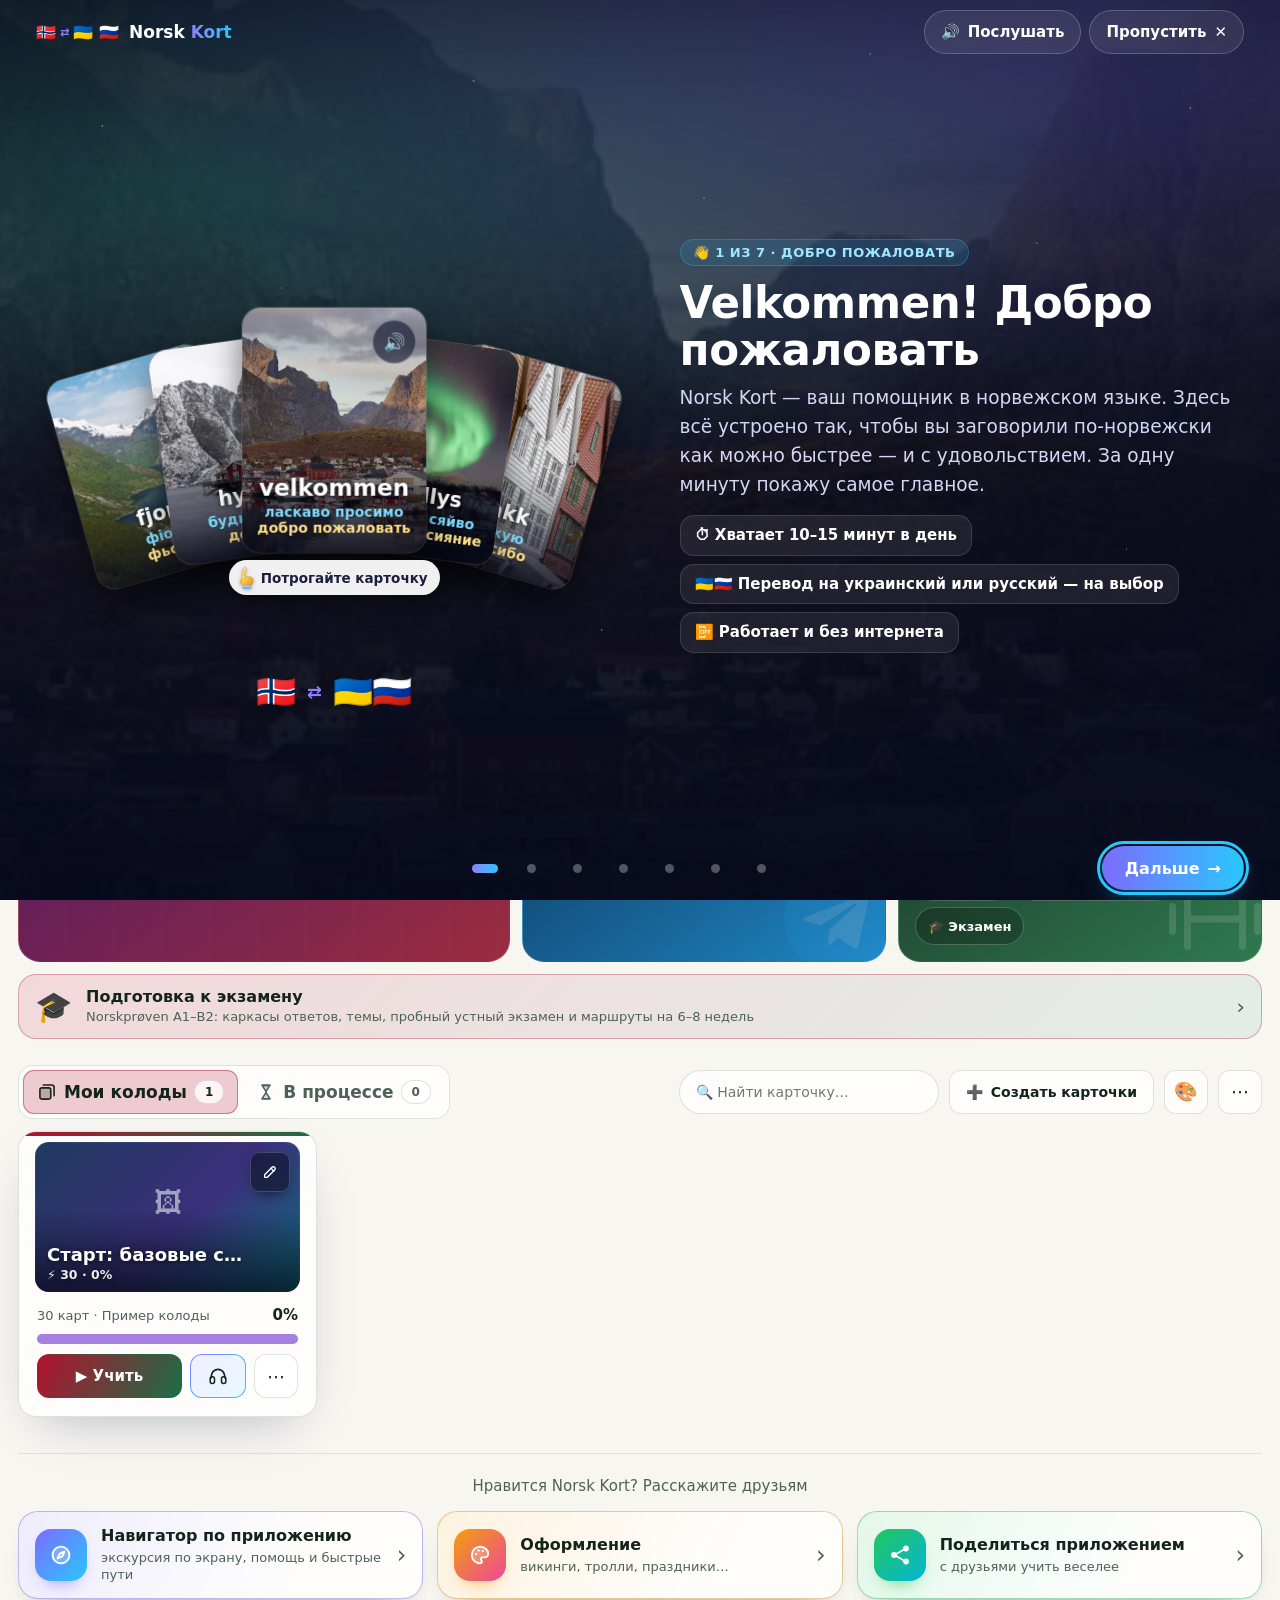
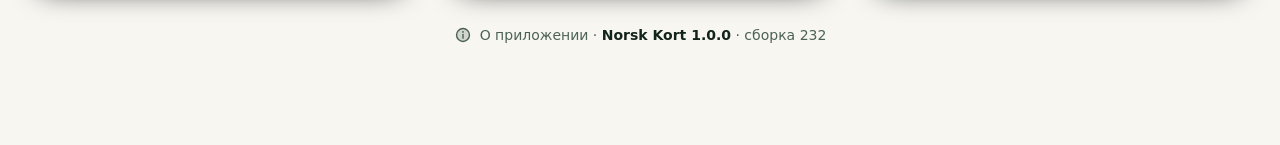
<file: index.html>
<!doctype html>
<html lang="ru" data-theme="dark">
<head>
  <meta charset="utf-8" />
  <meta name="viewport" content="width=device-width, initial-scale=1, viewport-fit=cover, interactive-widget=resizes-content" />
  <title>Norsk Kort — вчимо норвезьку · учим норвежский</title>
  <meta name="description" content="Флеш-карточки норвежский ⇄ русский: интервальные повторения, озвучка, картинки, проверка нейросетями." />
  <meta name="theme-color" content="#0f1222" />
  <meta http-equiv="Cache-Control" content="no-cache" />
  <!-- 🛡 scripts only from the app itself and the known libraries (no script from anywhere else, no plugins, no <base> hijack) -->
  <meta http-equiv="Content-Security-Policy" content="script-src 'self' 'unsafe-inline' 'unsafe-eval' 'wasm-unsafe-eval' blob: https://cdn.jsdelivr.net https://cdn.sheetjs.com https://www.youtube.com https://s.ytimg.com https://www.gstatic.com; object-src 'none'; base-uri 'self'; form-action 'self'" />
  <!-- the free Google voice refuses requests that carry a Referer; embeds that need it set their own policy -->
  <meta name="referrer" content="no-referrer" />
  <!-- 🎴 loading screen: tiny CSS + script first, so it shows on the very first paint (markup at the top of <body>) -->
  <link rel="stylesheet" href="css/preloader.css?v=3" />
  <script src="js/preloader.js?v=3"></script>
  <!-- 🎨 themes + holiday dress-up: before the first paint -->
  <!-- ℹ️ the version: ONE source of truth (window.APP) — bump with tools/bump-version.mjs N -->
  <script src="js/version.js?v=232"></script>
  <script src="js/apptheme.js?v=232"></script>
  <!-- installable app (iPhone / Android) -->
  <link rel="manifest" href="manifest.webmanifest" />
  <meta name="mobile-web-app-capable" content="yes" />
  <meta name="apple-mobile-web-app-capable" content="yes" />
  <meta name="apple-mobile-web-app-status-bar-style" content="black-translucent" />
  <meta name="apple-mobile-web-app-title" content="Norsk UKR AI" />
  <meta name="format-detection" content="telephone=no" />
  <link rel="icon" type="image/svg+xml" href="icons/favicon.svg" />
  <link rel="icon" type="image/png" sizes="32x32" href="icons/favicon-32.png" />
  <link rel="apple-touch-icon" sizes="180x180" href="icons/apple-touch-icon.png" />
  <link rel="stylesheet" href="css/styles.css?v=232" />
  <link rel="stylesheet" href="css/news.css?v=232" />
  <link rel="stylesheet" href="css/subs.css?v=232" />
  <link rel="stylesheet" href="css/drills.css?v=232" />
  <link rel="stylesheet" href="css/speech.css?v=232" />
  <link rel="stylesheet" href="css/trnotice.css?v=232" />
  <link rel="stylesheet" href="css/listen.css?v=232" />
  <link rel="stylesheet" href="css/help.css?v=232" />
  <link rel="stylesheet" href="css/gramterms.css?v=232" />
  <link rel="stylesheet" href="css/ordtrainer.css?v=232" />
  <link rel="stylesheet" href="css/tgvideo.css?v=232" />
  <link rel="stylesheet" href="css/tgaudio.css?v=232" />
  <link rel="stylesheet" href="css/audiocourse.css?v=232" />
  <link rel="stylesheet" href="css/levels.css?v=232" />
  <link rel="stylesheet" href="css/klokka.css?v=232" />
  <link rel="stylesheet" href="css/reader.css?v=232" />
  <link rel="stylesheet" href="css/prove.css?v=232" />
  <link rel="stylesheet" href="css/bookshelf.css?v=232" />
  <link rel="stylesheet" href="css/dialogs.css?v=232" />
  <link rel="stylesheet" href="css/gramref.css?v=232" />
  <link rel="stylesheet" href="css/artcards.css?v=232" />
  <link rel="stylesheet" href="css/artcards-no.css?v=232" />
  <link rel="stylesheet" href="css/signin.css?v=232" />
  <link rel="stylesheet" href="css/apptheme.css?v=232" />
  <link rel="stylesheet" href="css/aihub.css?v=232" />
  <link rel="stylesheet" href="css/aichooser.css?v=232" />
  <link rel="stylesheet" href="css/showcase.css?v=232" />
  <!-- 📱 phone layout (js/mobile.js): last, every rule is under html.m-phone -->
  <link rel="stylesheet" href="css/mobile.css?v=232" />
  <!-- v211: «Продолжить», 🧭 навигатор, плашки главной, нейросети на странице колоды (desktop + html.m-phone rules) -->
  <link rel="stylesheet" href="css/navigator.css?v=232" />
  <link rel="stylesheet" href="css/about.css?v=232" />
  <!-- v214: 🎓 «Учить по материалам» — the home tile, the player's bar, the plan, #/learn (js/learnby.js) -->
  <link rel="stylesheet" href="css/learnby.css?v=232" />
</head>
<body>
  <!-- 🎴 loading screen (css/preloader.css + js/preloader.js): cards, features, subtitles → deck + cap → logo; removes itself once the app has rendered (tap / any key skips) -->
  <div id="nkp" class="nkp" role="status" aria-label="Загрузка Norsk Kort"><div class="nkp-aur a1"></div><div class="nkp-aur a2"></div><div class="nkp-aur a3"></div><div class="nkp-stars"></div><div class="nkp-stage" aria-hidden="true"></div></div>
  <div class="bg-blobs" aria-hidden="true"><span></span><span></span><span></span></div>
  <!-- gradients for the drawn icons: the open section (top bar, tab bar), the round «▶ Смотреть видео» button and the brand robot everywhere (App.robotSvg, js/app.js) -->
  <svg width="0" height="0" style="position:absolute" aria-hidden="true" focusable="false"><defs><linearGradient id="nkg-nav" gradientUnits="userSpaceOnUse" x1="2" y1="2" x2="22" y2="22"><stop offset="0" stop-color="#8b80ff"/><stop offset="1" stop-color="#29c7ff"/></linearGradient><linearGradient id="nkg-play" gradientUnits="userSpaceOnUse" x1="3" y1="3" x2="21" y2="21"><stop offset="0" stop-color="#7c6cff"/><stop offset="1" stop-color="#e8366b"/></linearGradient><linearGradient id="nkr-head" gradientUnits="userSpaceOnUse" x1="4" y1="4" x2="20" y2="22"><stop offset="0" stop-color="#a99dff"/><stop offset=".5" stop-color="#7d86ff"/><stop offset="1" stop-color="#2fc4ff"/></linearGradient><linearGradient id="nkr-eye" x1="0" y1="0" x2="0" y2="1"><stop offset="0" stop-color="#d8fdff"/><stop offset="1" stop-color="#3fd2ff"/></linearGradient><radialGradient id="nkr-visor" cx=".35" cy=".25" r="1"><stop offset="0" stop-color="#2a2d63"/><stop offset="1" stop-color="#0f1130"/></radialGradient></defs></svg>

  <header class="topbar">
    <button class="logo" data-action="nav" data-view="home" title="Колоды">
      <span class="logo-flag">🇳🇴</span><span class="logo-arrows">⇄</span><span class="logo-flag">🇺🇦</span><span class="logo-flag">🇷🇺</span>
      <span class="logo-text">Norsk&nbsp;<b>Kort</b></span>
    </button>
    <!-- top bar (desktop): logo · [🏠 ⤴ ?] · Колоды Статистика Настройки ··· [🎧 Слушать 🎙 Переводчик 🤖 Нейросеть] · [👤 ☀]
         the labels fold into icons when the room runs out — js/app.js fitBadge (css/styles.css «top bar v215»); phones: css/mobile.css -->
    <div class="top-icons" role="group" aria-label="Главный экран, поделиться, навигатор">
      <!-- 🏠 back to the main screen from anywhere (closes open windows; asks if something is unsaved) -->
      <button type="button" class="icon-btn home-btn top-home" data-home aria-label="На главный экран" data-tip="На главный экран"><svg class="ico home-ico" width="20" height="20" viewBox="0 0 24 24" fill="none" stroke="currentColor" stroke-width="2" stroke-linecap="round" stroke-linejoin="round" aria-hidden="true"><path d="M3.2 10.8 12 3.6l8.8 7.2"/><path d="M5.6 9.2v10.1c0 .8.6 1.4 1.4 1.4h10c.8 0 1.4-.6 1.4-1.4V9.2"/><path class="home-door" d="M10 20.7v-4.9c0-.5.4-.9.9-.9h2.2c.5 0 .9.4.9.9v4.9"/></svg></button>
      <button id="share-app-btn" type="button" class="icon-btn share-top" data-action="share-app" aria-label="Поделиться приложением" data-tip="Поделиться приложением"><svg class="ico share-ico" width="20" height="20" viewBox="0 0 24 24" fill="none" aria-hidden="true"><path d="M8.6 10.7 15.4 6.8M8.6 13.3l6.8 3.9" stroke="currentColor" stroke-width="1.9" stroke-linecap="round"/><circle cx="18" cy="5.5" r="2.9" fill="currentColor"/><circle cx="6" cy="12" r="2.9" fill="currentColor"/><circle cx="18" cy="18.5" r="2.9" fill="currentColor"/></svg></button>
      <!-- 🧭 «?» = «Навигатор по приложению» (js/navigator.js): экскурсия по экрану, помощь по разделам, быстрые пути, знакомство; on phones it is in the ⋯ menu -->
      <button id="help-btn" type="button" class="icon-btn help-top" data-appnav aria-haspopup="dialog" aria-label="Навигатор по приложению: экскурсия по экрану, помощь, быстрые пути" data-tip="Навигатор по приложению"><span aria-hidden="true">?</span></button>
    </div>
    <nav class="nav" aria-label="Разделы">
      <button data-action="nav" data-view="home" class="nav-btn" data-nav="home" aria-label="Колоды"><i class="nav-ico" data-nav-ico="decks" aria-hidden="true"></i><span>Колоды</span></button>
      <button data-action="nav" data-view="stats" class="nav-btn" data-nav="stats" aria-label="Статистика"><i class="nav-ico" data-nav-ico="stats" aria-hidden="true"></i><span>Статистика</span></button>
      <button data-action="nav" data-view="settings" class="nav-btn" data-nav="settings" aria-label="Настройки"><i class="nav-ico" data-nav-ico="settings" aria-hidden="true"></i><span>Настройки</span></button>
    </nav>
    <div class="topbar-right">
      <div class="top-actions">
        <button id="listen-btn" class="icon-btn listen-top" data-action="listen" data-label="Слушать" aria-label="Слушать: колоды, книги, новости — в наушниках или через динамик" title="🎧 Слушать — колоды, книги, новости: в наушниках или через динамик (можно с выключенным экраном)"></button>
        <button id="interp-btn" class="icon-btn interp-top" data-action="interp" aria-label="Переводчик: слушает людей вокруг и переводит в наушники" title="🗣 Переводчик — это другое: слушает людей вокруг (по-норвежски) и переводит вам в наушники"></button>
        <button id="claude-badge" class="claude-badge" data-action="ai-menu" title="Нейросеть"></button>
      </div>
      <div class="top-user">
        <button id="more-btn" class="icon-btn more-top" data-action="more-menu" title="Ещё: переводчик, поделиться, тема" aria-label="Ещё"><svg class="ico" width="20" height="20" viewBox="0 0 24 24" aria-hidden="true"><circle cx="5" cy="12" r="2.2" fill="currentColor"/><circle cx="12" cy="12" r="2.2" fill="currentColor"/><circle cx="19" cy="12" r="2.2" fill="currentColor"/></svg></button>
        <button id="account-btn" class="account-top" data-action="account" title="👤 Мой кабинет"></button>
        <button class="icon-btn theme-btn" id="theme-btn" data-action="toggle-theme" title="Светлая / тёмная тема">🌞</button>
      </div>
    </div>
  </header>

  <main id="view" class="view"></main>

  <!-- bottom tab bar (phones) -->
  <nav class="tabbar" aria-label="Навигация">
    <button data-action="nav" data-view="home" data-nav="home"><span class="ti"><i class="nav-ico" data-nav-ico="decks" aria-hidden="true"></i></span><span>Колоды</span></button>
    <button data-action="study-all" class="tab-study"><span class="ti">▶</span><span>Учить</span></button>
    <button data-action="nav" data-view="stats" data-nav="stats"><span class="ti"><i class="nav-ico" data-nav-ico="stats" aria-hidden="true"></i></span><span>Статистика</span></button>
    <button data-action="nav" data-view="settings" data-nav="settings"><span class="ti"><i class="nav-ico" data-nav-ico="settings" aria-hidden="true"></i></span><span>Настройки</span></button>
  </nav>

  <!-- floating reading player (pause / continue / stop / restart) -->
  <div id="tts-player" class="tts-player" hidden>
    <span class="tts-wave"><i></i><i></i><i></i></span>
    <span class="tts-label">Читаю…</span>
    <button class="media-btn sm main" data-tts="toggle" title="Пауза / продолжить"></button>
    <button class="media-btn sm" data-tts="restart" title="Сначала"><svg class="ico" width="16" height="16" viewBox="0 0 24 24" fill="none" stroke="currentColor" stroke-width="2" stroke-linecap="round"><path d="M18.5 19.5 9 12l9.5-7.5z" fill="currentColor" stroke="none"/><path d="M5.5 5v14"/></svg></button>
    <button class="media-btn sm tts-x" data-tts="stop" title="Остановить чтение и закрыть" aria-label="Остановить чтение и закрыть"><svg class="ico" width="15" height="15" viewBox="0 0 24 24" fill="none" stroke="currentColor" stroke-width="2.4" stroke-linecap="round"><path d="M6 6l12 12M18 6 6 18"/></svg></button>
  </div>

  <div id="modal-root"></div>
  <div id="toast-root"></div>
  <div id="drop-overlay" class="drop-overlay"><div>📥 Отпустите файлы для импорта</div></div>
  <canvas id="confetti" aria-hidden="true"></canvas>
  <input type="file" id="file-input" multiple hidden />

  <script src="js/util.js?v=232"></script>
  <!-- W2/W3 (early: translators, voices, AI and the views read them): ⚙️ public config (one place), 🌐 the Norsk Kort server transport, 🛡 AI consent, ⭐ Pro state, 💳 store purchases, the paywall (+ css/paywall.css, loaded by it) -->
  <script src="js/config.js?v=232"></script>
  <script src="js/net.js?v=232"></script>
  <script src="js/aiconsent.js?v=232"></script>
  <script src="js/pro.js?v=232"></script>
  <script src="js/purchases.js?v=232"></script>
  <script src="js/paywall.js?v=232"></script>
  <script src="js/resume.js?v=232"></script>
  <script src="js/store.js?v=232"></script>
  <script src="js/fsrs.js?v=232"></script>
  <script src="js/fsrs-opt.js?v=232"></script>
  <script src="js/tts.js?v=232"></script>
  <script src="js/voices.js?v=232"></script>
  <script src="js/speech.js?v=232"></script>
  <script src="js/ai.js?v=232"></script>
  <script src="js/images.js?v=232"></script>
  <script src="js/anki.js?v=232"></script>
  <script src="js/importers.js?v=232"></script>
  <script src="js/exporters.js?v=232"></script>
  <script src="js/printx.js?v=232"></script>
  <script src="js/translators.js?v=232"></script>
  <script src="js/glossary.js?v=232"></script>
  <script src="js/align.js?v=232"></script>
  <script src="js/glossguard.js?v=232"></script>
  <script src="js/selection.js?v=232"></script>
  <script src="js/ordbok.js?v=232"></script>
  <script src="js/sources.js?v=232"></script>
  <script src="js/library.js?v=232"></script>
  <script src="js/grammar.js?v=232"></script>
  <script src="js/youtube.js?v=232"></script>
  <script src="js/pairguard.js?v=232"></script>
  <script src="js/telegram.js?v=232"></script>
  <script src="js/photos.js?v=232"></script>
  <script src="js/books.js?v=232"></script>
  <script src="js/lexicon.js?v=232"></script>
  <script src="js/textbook.js?v=232"></script>
  <script src="js/rdsync.js?v=232"></script>
  <script src="js/reader.js?v=232"></script>
  <script src="js/exams.js?v=232"></script>
  <script src="js/news.js?v=232"></script>
  <script src="js/langid.js?v=232"></script>
  <script src="js/subs.js?v=232"></script>
  <script src="js/nrk.js?v=232"></script>
  <script src="js/nrkradio.js?v=232"></script>
  <script src="js/drills.js?v=232"></script>
  <script src="js/genders.js?v=232"></script>
  <script src="js/progress.js?v=232"></script>
  <script src="js/create.js?v=232"></script>
  <script src="js/social.js?v=232"></script>
  <script src="js/listen.js?v=232"></script>
  <script src="js/listenx.js?v=232"></script>
  <script src="js/listenui.js?v=232"></script>
  <script src="js/interpreter.js?v=232"></script>
  <script src="js/share.js?v=232"></script>
  <script src="js/avatar.js?v=232"></script>
  <script src="js/shareapp.js?v=232"></script>
  <script src="js/guides.js?v=232"></script>
  <script src="js/tgchan.js?v=232"></script>
  <script src="js/tgvideo.js?v=232"></script>
  <script src="js/tgaudio.js?v=232"></script>
  <script src="js/audiocourse.js?v=232"></script>
  <script src="js/frameocr.js?v=232"></script>
  <script src="js/help.js?v=232"></script>
  <script src="js/gramterms.js?v=232"></script>
  <script src="js/ordtrainer.js?v=232"></script>
  <script src="js/provenance.js?v=232"></script>
  <script src="js/cardmaker.js?v=232"></script>
  <script src="js/trnotice.js?v=232"></script>
  <script src="js/sample.js?v=232"></script>
  <script src="js/ui.js?v=232"></script>
  <script src="js/bookshelf.js?v=232"></script>
  <script src="js/views.js?v=232"></script>
  <script src="js/account.js?v=232"></script>
  <script src="js/signin.js?v=232"></script>
  <script src="js/cloudsync.js?v=232"></script>
  <script src="js/study.js?v=232"></script>
  <script src="js/artcards.js?v=232"></script>
  <script src="js/artcards-no.js?v=232"></script>
  <script src="js/levels.js?v=232"></script>
  <script src="js/mycourse.js?v=232"></script>
  <script src="js/klokka.js?v=232"></script>
  <script src="js/prove.js?v=232"></script>
  <!-- v212: ⭐ очки, 🌅 фраза дня, 🎯 тест уровня, 🧪 тренировка Norskprøven (css/practice.css — lazy) -->
  <script src="js/xp.js?v=232"></script>
  <script src="js/phraseday.js?v=232"></script>
  <script src="js/leveltest.js?v=232"></script>
  <script src="js/examtrainer.js?v=232"></script>
  <script src="js/dialogs.js?v=232"></script>
  <script src="js/gramref.js?v=232"></script>
  <script src="js/coachmarks.js?v=232"></script>
  <script src="js/aihub.js?v=232"></script>
  <!-- 🔑 «Войти в Claude» одной кнопкой (мост открывает Терминал с tools/claude-token.sh) -->
  <script src="js/claudelogin.js?v=232"></script>
  <script src="js/showcase.js?v=232"></script>
  <script src="js/learnby.js?v=232"></script>
  <script src="js/continue.js?v=232"></script>
  <script src="js/mypath.js?v=232"></script>
  <script src="js/navigator.js?v=232"></script>
  <script src="js/about.js?v=232"></script>
  <script src="js/app.js?v=232"></script>
  <script src="js/aichooser.js?v=232"></script>
  <script src="js/mobile.js?v=232"></script>
  <!-- ⬅ one Back for the whole app: browser Back, Esc, the Android button (js/nav.js) -->
  <script src="js/nav.js?v=232"></script>
</body>
</html>
</file>
<file: css/preloader.css>
/* ============ Norsk Kort — loading screen (preloader) ============
 * Own code. Shown instantly from the markup at the top of <body>; js/preloader.js builds the scene
 * (photo cards + feature badges swirl in → «video» with word-by-word subtitles → the deck fans out,
 * a graduation cap drops on it → logo) and removes it once the app has rendered.
 * Only transform / opacity are animated. If the script never runs, the fail-safe below hides it at 5.5 s.
 */
.nkp {
  position: fixed; inset: 0; z-index: 2147483000; overflow: hidden;
  background: #0b0d1d;
  background:
    radial-gradient(120% 80% at 50% 115%, #2a1f63 0%, rgba(42, 31, 99, 0) 60%),
    radial-gradient(90% 70% at 50% -10%, #142a52 0%, rgba(20, 42, 82, 0) 65%),
    linear-gradient(180deg, #0b0d1d 0%, #0f1126 100%);
  color: #eef0ff; cursor: pointer; -webkit-tap-highlight-color: transparent;
  font-family: "Inter", "Segoe UI", system-ui, -apple-system, "Helvetica Neue", Arial, sans-serif;
  -webkit-font-smoothing: antialiased; user-select: none; -webkit-user-select: none;
  contain: strict;
  animation: nkp-failsafe .45s ease 5.5s forwards;
}
.nkp.nkp-js { animation: none; }
@keyframes nkp-failsafe { to { opacity: 0; visibility: hidden; pointer-events: none; } }
.nkp.nkp-out { pointer-events: none; }

/* soft aurora light (gradients, no blur filters) */
.nkp-aur { position: absolute; left: 50%; top: 50%; width: 130vmax; height: 130vmax; margin: -65vmax 0 0 -65vmax; pointer-events: none; will-change: transform; }
.nkp-aur.a1 { background: radial-gradient(closest-side, rgba(124, 108, 255, .30), rgba(124, 108, 255, 0) 70%); transform: translate(-22%, -18%); animation: nkp-drift1 9s ease-in-out infinite alternate; }
.nkp-aur.a2 { background: radial-gradient(closest-side, rgba(41, 199, 255, .20), rgba(41, 199, 255, 0) 70%); transform: translate(24%, 16%); animation: nkp-drift2 11s ease-in-out infinite alternate; }
.nkp-aur.a3 { background: radial-gradient(closest-side, rgba(52, 230, 160, .13), rgba(52, 230, 160, 0) 70%); transform: translate(10%, -34%) scale(.8, .45) rotate(-12deg); animation: nkp-drift3 7s ease-in-out infinite alternate; }
@keyframes nkp-drift1 { to { transform: translate(-12%, -6%) scale(1.12); } }
@keyframes nkp-drift2 { to { transform: translate(14%, 6%) scale(.92); } }
@keyframes nkp-drift3 { to { transform: translate(-6%, -30%) scale(.9, .5) rotate(-4deg); } }

/* stars: one tiny element, many shadows */
.nkp-stars { position: absolute; left: 0; top: 0; width: 2px; height: 2px; border-radius: 50%; background: transparent; opacity: .7; animation: nkp-twinkle 2.6s ease-in-out infinite alternate; pointer-events: none; }
@keyframes nkp-twinkle { from { opacity: .35; } to { opacity: .85; } }

.nkp-stage { position: absolute; left: 0; top: 0; width: 100%; height: 100%; }
/* every moving piece is placed at the stage's top-left and moved with transform only */
.nkp-el { position: absolute; left: 0; top: 0; opacity: 0; will-change: transform, opacity; backface-visibility: hidden; }

/* ---------- photo flashcards ---------- */
.nkp-card {
  width: var(--cw, 96px); height: var(--ch, 128px); margin: calc(var(--ch, 128px) / -2) 0 0 calc(var(--cw, 96px) / -2);
  border-radius: calc(var(--cw, 96px) * .11); overflow: hidden;
  background: linear-gradient(160deg, #2f3570 0%, #1b2046 100%);
  box-shadow: 0 1px 0 rgba(255, 255, 255, .22) inset, 0 0 0 1px rgba(255, 255, 255, .14), 0 14px 30px -10px rgba(0, 0, 0, .7);
}
.nkp-card img { position: absolute; inset: 0; width: 100%; height: 100%; object-fit: cover; display: block; }
.nkp-card::after { /* scrim + glassy sheen */
  content: ""; position: absolute; inset: 0; pointer-events: none;
  background: linear-gradient(180deg, rgba(255, 255, 255, .16) 0%, rgba(255, 255, 255, 0) 22%, rgba(6, 8, 24, 0) 46%, rgba(6, 8, 24, .82) 100%);
}
.nkp-cap-txt { position: absolute; left: 0; right: 0; bottom: 0; z-index: 1; padding: 0 7% 8%; text-align: center; line-height: 1.12; }
.nkp-cap-txt b { display: block; font-size: calc(var(--cw, 96px) * .165); font-weight: 800; letter-spacing: .01em; color: #fff; text-shadow: 0 1px 6px rgba(0, 0, 0, .6); }
.nkp-cap-txt i { display: block; margin-top: 2px; font-style: normal; font-size: calc(var(--cw, 96px) * .105); font-weight: 600; color: #7fdcff; text-shadow: 0 1px 4px rgba(0, 0, 0, .7); }

/* ---------- feature badges ---------- */
.nkp-ico { width: var(--iw, 44px); height: var(--iw, 44px); margin: calc(var(--iw, 44px) / -2) 0 0 calc(var(--iw, 44px) / -2); }
.nkp-ico .g {
  position: absolute; inset: 0; border-radius: 30%; display: flex; align-items: center; justify-content: center;
  font-size: calc(var(--iw, 44px) * .5); line-height: 1;
  background: linear-gradient(150deg, rgba(255, 255, 255, .20) 0%, rgba(255, 255, 255, .05) 100%), rgba(30, 34, 78, .78);
  box-shadow: 0 0 0 1px rgba(255, 255, 255, .16), 0 1px 0 rgba(255, 255, 255, .25) inset, 0 10px 22px -10px rgba(0, 0, 0, .8);
}
.nkp-ico svg { width: 56%; height: 56%; display: block; }
.nkp-ico .t { font-weight: 900; font-size: calc(var(--iw, 44px) * .27); letter-spacing: .02em; color: #fff; }
.nkp-ico .t small { display: block; font-size: .7em; font-weight: 700; opacity: .85; text-align: center; margin-top: 1px; }
.nkp-ico .lb { position: absolute; left: 50%; top: 100%; margin-top: 5px; transform: translateX(-50%); white-space: nowrap; font-size: max(11px, calc(var(--iw, 44px) * .24)); font-weight: 600; color: rgba(225, 230, 255, .78); display: none; }
.nkp.nkp-wide .nkp-ico .lb { display: block; }

/* ---------- mini «video» with karaoke subtitles ---------- */
.nkp-video { z-index: 20;
  width: var(--vw, 320px); height: var(--vh, 200px); margin: calc(var(--vh, 200px) / -2) 0 0 calc(var(--vw, 320px) / -2);
  border-radius: 16px; overflow: hidden; background: #111529;
  box-shadow: 0 0 0 1px rgba(255, 255, 255, .16), 0 30px 60px -20px rgba(0, 0, 0, .85), 0 0 80px -20px rgba(124, 108, 255, .55);
}
.nkp-video > img { position: absolute; inset: 0; width: 100%; height: 100%; object-fit: cover; }
.nkp-video::after { content: ""; position: absolute; inset: 0; background: linear-gradient(180deg, rgba(0, 0, 0, .35) 0%, rgba(0, 0, 0, 0) 26%, rgba(0, 0, 0, 0) 40%, rgba(5, 6, 20, .86) 100%); }
.nkp-vchip { position: absolute; z-index: 2; top: 9px; left: 10px; display: flex; gap: 6px; align-items: center; font-size: 11px; font-weight: 800; letter-spacing: .04em; }
.nkp-vchip span { padding: 3px 7px; border-radius: 6px; background: rgba(0, 0, 0, .45); box-shadow: 0 0 0 1px rgba(255, 255, 255, .18); }
.nkp-vchip .live { background: rgba(186, 12, 47, .9); box-shadow: none; }
.nkp-vcc { position: absolute; z-index: 2; top: 9px; right: 10px; font-size: 10px; font-weight: 900; padding: 2px 5px; border-radius: 4px; border: 1.5px solid rgba(255, 255, 255, .85); }
.nkp-subs { position: absolute; z-index: 2; left: 0; right: 0; bottom: 18%; text-align: center; white-space: nowrap; }
.nkp-w { position: relative; display: inline-block; margin: 0 .16em; vertical-align: top; }
.nkp-w .no { position: relative; display: block; padding: 1px 5px; font-size: var(--sf, 20px); font-weight: 800; color: rgba(255, 255, 255, .9); text-shadow: 0 1px 4px rgba(0, 0, 0, .7); }
.nkp-w .pill { position: absolute; inset: 0; border-radius: 7px; background: linear-gradient(135deg, #7c6cff, #29c7ff); opacity: 0; box-shadow: 0 4px 16px -4px rgba(124, 108, 255, .9); }
.nkp-w .gold { position: absolute; inset: 0; padding: 1px 5px; color: #ffd75e; opacity: 0; }
.nkp-w .t { position: relative; }
.nkp-w .gl { display: block; margin-top: 3px; font-size: calc(var(--sf, 20px) * .62); font-weight: 600; color: #8fe2ff; opacity: 0; }
.nkp-ru { position: absolute; z-index: 2; left: 0; right: 0; bottom: 5.5%; text-align: center; font-size: calc(var(--sf, 20px) * .66); font-weight: 600; color: rgba(255, 255, 255, .92); opacity: 0; }
.nkp-prog { position: absolute; z-index: 3; left: 0; right: 0; bottom: 0; height: 3px; background: linear-gradient(90deg, #ff3355, #ff7a59); transform-origin: 0 50%; transform: scaleX(0); }

/* ---------- graduation cap ---------- */
.nkp-hat { z-index: 30; width: var(--hw, 110px); height: calc(var(--hw, 110px) * .78); margin: calc(var(--hw, 110px) * -.39) 0 0 calc(var(--hw, 110px) / -2); filter: drop-shadow(0 10px 12px rgba(0, 0, 0, .55)); }
.nkp-hat svg { width: 100%; height: 100%; display: block; overflow: visible; }
.nkp-ring { z-index: 29; width: var(--hw, 110px); height: var(--hw, 110px); margin: calc(var(--hw, 110px) / -2) 0 0 calc(var(--hw, 110px) / -2); border-radius: 50%; box-shadow: 0 0 0 2px rgba(255, 215, 94, .9), 0 0 26px 4px rgba(255, 215, 94, .45); }

/* ---------- brand ---------- */
.nkp-brand { z-index: 25; position: absolute; left: 0; top: 0; width: 0; text-align: center; opacity: 0; will-change: transform, opacity; }
.nkp-brand > div { position: absolute; left: 0; top: 0; transform: translateX(-50%); white-space: nowrap; }
.nkp-flags { font-size: var(--bf, 22px); letter-spacing: .1em; }
.nkp-flags span { display: inline-block; margin: 0 .12em; color: #9aa1c7; }
.nkp-flags i { font-style: normal; margin-left: .18em; }
.nkp-title { margin-top: .12em; font-size: calc(var(--bf, 22px) * 2.05); font-weight: 800; letter-spacing: .01em; line-height: 1.05; color: #fff; }
.nkp-title b { background: linear-gradient(90deg, #8f80ff, #29c7ff); -webkit-background-clip: text; background-clip: text; color: transparent; }
.nkp-tag { margin-top: .5em; font-size: calc(var(--bf, 22px) * .74); font-weight: 500; color: #b9bfe6; }
.nkp-bar { position: relative; width: 7em; height: 3px; margin: 1.1em auto 0; border-radius: 3px; overflow: hidden; background: rgba(255, 255, 255, .12); font-size: calc(var(--bf, 22px) * .74); }
.nkp-bar::after { content: ""; position: absolute; inset: 0; width: 40%; border-radius: 3px; background: linear-gradient(90deg, rgba(124, 108, 255, 0), #8f80ff, #29c7ff, rgba(41, 199, 255, 0)); animation: nkp-bar 1.1s ease-in-out infinite; }
@keyframes nkp-bar { from { transform: translateX(-110%); } to { transform: translateX(260%); } }

.nkp-skip { position: absolute; left: 0; right: 0; bottom: calc(14px + env(safe-area-inset-bottom, 0px)); text-align: center; font-size: 12px; color: rgba(200, 206, 240, .55); opacity: 0; transition: opacity .5s; pointer-events: none; }
.nkp-skip.on { opacity: 1; }

@media (prefers-reduced-motion: reduce) {
  .nkp-aur, .nkp-stars, .nkp-bar::after { animation: none !important; }
}

/* ---------- 🎄 holiday touch (data-season is set from js/apptheme.js): the aurora takes the season's colours,
   a thin ribbon at the top. Gradients only — nothing else changes. ---------- */
.nkp[data-season]::before { content: ""; position: absolute; left: 0; right: 0; top: 0; height: 4px; z-index: 40; pointer-events: none; }
.nkp[data-season="jul"]::before { background: repeating-linear-gradient(90deg, #e3173a 0 22px, #f2c14e 22px 30px, #1f9a5a 30px 52px, #f2c14e 52px 60px); }
.nkp[data-season="jul"] .nkp-aur.a1 { background: radial-gradient(closest-side, rgba(227, 23, 58, .26), rgba(227, 23, 58, 0) 70%); }
.nkp[data-season="jul"] .nkp-aur.a2 { background: radial-gradient(closest-side, rgba(31, 154, 90, .24), rgba(31, 154, 90, 0) 70%); }
.nkp[data-season="lucia"]::before { background: linear-gradient(90deg, rgba(255, 201, 77, 0), #ffc94d 30%, #ffe9a8 50%, #ffc94d 70%, rgba(255, 201, 77, 0)); }
.nkp[data-season="lucia"] .nkp-aur.a1 { background: radial-gradient(closest-side, rgba(255, 201, 77, .26), rgba(255, 201, 77, 0) 70%); }
.nkp[data-season="nyttar"]::before { background: linear-gradient(90deg, #7962cc, #f0c04a, #7fdcff, #f0c04a, #7962cc); }
.nkp[data-season="nyttar"] .nkp-aur.a2 { background: radial-gradient(closest-side, rgba(240, 192, 74, .22), rgba(240, 192, 74, 0) 70%); }
.nkp[data-season="mai17"]::before { background: linear-gradient(180deg, #ba0c2f 0 33%, #ffffff 33% 66%, #00205b 66%); }
.nkp[data-season="mai17"] .nkp-aur.a1 { background: radial-gradient(closest-side, rgba(228, 15, 58, .28), rgba(228, 15, 58, 0) 70%); }
.nkp[data-season="mai17"] .nkp-aur.a2 { background: radial-gradient(closest-side, rgba(40, 90, 230, .26), rgba(40, 90, 230, 0) 70%); }
.nkp[data-season="samefolket"]::before { background: linear-gradient(90deg, #c8102e 0 25%, #0035ad 25% 50%, #ffce00 50% 75%, #007229 75%); }
.nkp[data-season="valentin"]::before { background: linear-gradient(90deg, #ff9ec0, #dd1b68, #ff9ec0); }
.nkp[data-season="valentin"] .nkp-aur.a1 { background: radial-gradient(closest-side, rgba(255, 79, 134, .28), rgba(255, 79, 134, 0) 70%); }
.nkp[data-season="fastelavn"]::before { background: linear-gradient(90deg, #ff6fb5, #ffd23f, #5fd38a, #6fd3ff, #b38bff); }
.nkp[data-season="paske"]::before { background: linear-gradient(90deg, #ffd23f, #9be08a, #ffb3c7, #ffd23f); }
.nkp[data-season="paske"] .nkp-aur.a1 { background: radial-gradient(closest-side, rgba(255, 210, 63, .24), rgba(255, 210, 63, 0) 70%); }
.nkp[data-season="sankthans"]::before { background: linear-gradient(90deg, rgba(255, 122, 47, 0), #ff7a2f, #ffb347, #ff7a2f, rgba(255, 122, 47, 0)); }
.nkp[data-season="sankthans"] .nkp-aur.a1 { background: radial-gradient(closest-side, rgba(255, 122, 47, .28), rgba(255, 122, 47, 0) 70%); }
.nkp[data-season="halloween"]::before { background: repeating-linear-gradient(90deg, #ff7a1a 0 26px, #6b3fa0 26px 52px); }
.nkp[data-season="halloween"] .nkp-aur.a1 { background: radial-gradient(closest-side, rgba(255, 122, 26, .26), rgba(255, 122, 26, 0) 70%); }
</file>
<file: css/styles.css>
/* ============ Norsk Kort — styles ============ */
:root {
  --bg: #0f1222;
  --bg2: #161a30;
  --panel: rgba(255, 255, 255, 0.06);
  --panel-solid: #1b2040;
  --panel-border: rgba(255, 255, 255, 0.10);
  --text: #eef0ff;
  --muted: #9aa1c7;
  --accent: #7c6cff;
  --accent2: #29c7ff;
  --good: #22c55e;
  --bad: #f43f5e;
  --warn: #f59e0b;
  --learn: #38bdf8;
  --new: #a78bfa;
  --debt: #f43f5e;
  --done: #22c55e;
  --card-front: linear-gradient(145deg, #262c55 0%, #1d2246 100%);
  --card-back: linear-gradient(145deg, #1e3a4f 0%, #19263f 100%);
  --shadow: 0 20px 50px -20px rgba(0, 0, 0, 0.6);
  --radius: 18px;
  --ru: #5fd0ff;             /* Russian text: light blue */
  --font: "Inter", "Segoe UI", system-ui, -apple-system, "Helvetica Neue", Arial, sans-serif;
  color-scheme: dark;
}
[data-theme="light"] {
  --bg: #f3f4fb;
  --bg2: #e8eaf7;
  --panel: rgba(255, 255, 255, 0.75);
  --panel-solid: #ffffff;
  --panel-border: rgba(20, 24, 60, 0.10);
  --text: #171a33;
  --muted: #5d6390;
  --card-front: linear-gradient(145deg, #ffffff 0%, #eef0ff 100%);
  --card-back: linear-gradient(145deg, #f0fbff 0%, #e6f0ff 100%);
  --shadow: 0 20px 50px -24px rgba(30, 30, 80, 0.35);
  --ru: #0a7fc2;             /* darker blue for readability on light background */
  color-scheme: light;
}

* { box-sizing: border-box; }
html, body { margin: 0; padding: 0; min-height: 100%; }
body {
  font-family: var(--font);
  background: var(--bg);
  color: var(--text);
  -webkit-font-smoothing: antialiased;
  overflow-x: hidden;
  transition: background .4s, color .4s;
}
button, input, select, textarea { font: inherit; color: inherit; }
a { color: var(--accent2); }
::selection { background: var(--accent); color: #fff; }

/* animated background blobs */
.bg-blobs { position: fixed; inset: 0; z-index: -1; overflow: hidden; pointer-events: none; }
.bg-blobs span {
  position: absolute; width: 46vmax; height: 46vmax; border-radius: 50%;
  filter: blur(90px); opacity: .22; animation: blob 26s ease-in-out infinite alternate;
}
.bg-blobs span:nth-child(1) { background: #7c6cff; top: -15vmax; left: -10vmax; }
.bg-blobs span:nth-child(2) { background: #29c7ff; bottom: -20vmax; right: -12vmax; animation-delay: -8s; }
.bg-blobs span:nth-child(3) { background: #ff5fa2; top: 30%; left: 45%; width: 30vmax; height: 30vmax; opacity: .12; animation-delay: -15s; }
[data-theme="light"] .bg-blobs span { opacity: .14; }
@keyframes blob {
  0% { transform: translate(0, 0) scale(1); }
  50% { transform: translate(6vmax, 4vmax) scale(1.1); }
  100% { transform: translate(-4vmax, 6vmax) scale(.95); }
}

/* ============ top bar ============ */
.topbar {
  position: sticky; top: 0; z-index: 50;
  display: flex; align-items: center; gap: 16px;
  padding: 10px 20px;
  background: color-mix(in srgb, var(--bg) 75%, transparent);
  backdrop-filter: blur(14px);
  border-bottom: 1px solid var(--panel-border);
}
.logo { display: flex; align-items: center; gap: 3px; background: none; border: 0; cursor: pointer; padding: 4px; }
/* 🇳🇴 ⇄ 🇺🇦 🇷🇺: as wide as the old 🇳🇴 ⇄ 🇷🇺 (the top-bar buttons and the 🤖 badge keep their room); 🇺🇦 🇷🇺 sit as a pair */
.logo-flag { font-size: 20px; }
.logo-arrows { color: var(--muted); font-weight: 700; font-size: 14px; }
.logo-arrows ~ .logo-flag + .logo-flag { margin-left: -3px; }
.logo-text { margin-left: 4px; font-size: 18px; letter-spacing: .3px; }
/* phones: no arrows (🇳🇴🇺🇦🇷🇺); ≤ 400 px — only 🇳🇴, as before (the buttons need the room) */
@media (max-width: 720px) { .logo { gap: 2px; } .logo-arrows { display: none; } }
@media (max-width: 400px) { .logo-arrows ~ .logo-flag { display: none; } }
.logo-text b { background: linear-gradient(90deg, var(--accent), var(--accent2)); -webkit-background-clip: text; background-clip: text; color: transparent; }
.nav { display: flex; gap: 6px; margin-left: 12px; }
.nav-btn {
  background: transparent; border: 1px solid transparent; border-radius: 12px; padding: 8px 14px; cursor: pointer;
  color: var(--muted); transition: all .2s;
}
.nav-btn:hover { color: var(--text); background: var(--panel); }
.nav-btn.active { color: var(--text); background: var(--panel); border-color: var(--panel-border); }
.topbar-right { margin-left: auto; display: flex; gap: 8px; align-items: center; }
/* ===== 🤖 «Нейросети» — robot mascot + the logos of the AI services (js/app.js updateBadge; the size is picked by fitBadge: data-fit l / m / s / xs) ===== */
.claude-badge {
  --aib-h: 40px;
  position: relative; flex: none; display: inline-flex; align-items: center; justify-content: center; gap: 8px;
  height: var(--aib-h); min-width: 30px; padding: 0 13px 0 9px; border-radius: 999px; cursor: pointer;
  color: var(--text); font: inherit; font-size: 13px; line-height: 1; white-space: nowrap; -webkit-tap-highlight-color: transparent;
  border: 1.5px solid transparent;
  background: linear-gradient(135deg, color-mix(in srgb, #8b80ff 16%, var(--panel-solid)), color-mix(in srgb, #29c7ff 11%, var(--panel-solid))) padding-box,
    linear-gradient(135deg, color-mix(in srgb, #8b80ff 75%, transparent), color-mix(in srgb, #29c7ff 75%, transparent)) border-box;
  transition: box-shadow .25s, transform .18s, background .25s;
}
.claude-badge.on { box-shadow: 0 0 0 3px color-mix(in srgb, var(--good) 17%, transparent), 0 0 18px -5px color-mix(in srgb, var(--good) 75%, transparent); }
.claude-badge.aib-off { color: var(--muted);
  background: linear-gradient(var(--panel-solid), var(--panel-solid)) padding-box, linear-gradient(135deg, color-mix(in srgb, var(--warn) 45%, var(--panel-border)), var(--panel-border)) border-box; }
.claude-badge:hover { transform: translateY(-1px); box-shadow: 0 0 0 3px color-mix(in srgb, #8b80ff 22%, transparent), 0 10px 24px -12px #8b80ff, 0 0 20px -8px #29c7ff; }
.claude-badge.on:hover { box-shadow: 0 0 0 3px color-mix(in srgb, var(--good) 26%, transparent), 0 10px 24px -12px #8b80ff, 0 0 22px -6px var(--good); }
.claude-badge:focus-visible { outline: 2px solid #8b80ff; outline-offset: 3px; }
/* the mascot (js/app.js aibBot): a round robot — glowing eyes when connected; asleep with an amber antenna when not */
.aib-glyph { position: relative; flex: none; width: 26px; height: 26px; display: grid; place-items: center; }
.claude-badge[data-fit="s"] .aib-glyph, .claude-badge[data-fit="xs"] .aib-glyph { width: 24px; height: 24px; }
.aib-g { display: block; width: 100%; height: 100%; overflow: visible; filter: drop-shadow(0 2px 5px color-mix(in srgb, #7c6cff 50%, transparent)); transition: transform .35s cubic-bezier(.2, 1.4, .4, 1), filter .25s; }
.aib-tip { fill: #8ff3ff; transform-box: fill-box; transform-origin: center; animation: aibTip 3.6s ease-in-out infinite; }
.aib-eyes { transform-box: fill-box; transform-origin: center; animation: aibBlink 5.5s ease-in-out infinite; }
@keyframes aibTip { 0%, 100% { opacity: 1; transform: scale(1); } 50% { opacity: .65; transform: scale(.82); } }
@keyframes aibBlink { 0%, 93%, 100% { transform: scaleY(1); } 96% { transform: scaleY(.12); } }
.claude-badge:hover .aib-g { transform: rotate(-9deg) scale(1.1); }
.aib-off .aib-g { filter: saturate(.7) drop-shadow(0 2px 4px color-mix(in srgb, #7c6cff 30%, transparent)); }
.aib-off .aib-tip { fill: #ffb23e; animation-duration: 2.4s; }
.claude-badge.aib-off:hover .aib-g { filter: saturate(1) drop-shadow(0 2px 5px color-mix(in srgb, #7c6cff 50%, transparent)); }
/* 🤖 v212: the same robot as the AI / neural-network icon everywhere (js/app.js App.robotSvg) — text-sized, tilts its head on hover */
.nk-bot { display: inline-block; flex: none; vertical-align: -0.2em; overflow: visible; filter: drop-shadow(0 1px 2px color-mix(in srgb, #7c6cff 40%, transparent));
  transition: transform .35s cubic-bezier(.2, 1.4, .4, 1); }
.nk-bot-tip { fill: #8ff3ff; }
.nk-bot-eyes { transform-box: fill-box; transform-origin: center; animation: aibBlink 5.5s ease-in-out infinite; }
:is(button, a, summary, [role="button"], .btn, .m-row, .sx-row, label):hover > .nk-bot,
:is(button, a, summary, [role="button"], .btn, .m-row, .sx-row, label):hover > :not(svg) > .nk-bot,
.nk-bot:hover { transform: rotate(-9deg) scale(1.1); }
@media (prefers-reduced-motion: reduce) { .nk-bot { transition: none; } .nk-bot-eyes { animation: none; } :is(button, a, summary, [role="button"], .btn, .m-row, .sx-row, label):hover .nk-bot, .nk-bot:hover { transform: none; } }
/* service logos (js/app.js AIB_LOGO): a glyph on the service's colour; the current one with a green ring */
.aib-i { position: relative; flex: none; width: 20px; height: 20px; border-radius: 50%; display: grid; place-items: center; background: var(--c, #8b80ff);
  box-shadow: 0 0 0 1.5px var(--panel-solid), 0 0 0 2.5px color-mix(in srgb, var(--text) 12%, transparent); }
.aib-i svg { display: block; width: 100%; height: 100%; border-radius: 50%; box-shadow: inset 0 0 0 1px color-mix(in srgb, #fff 14%, transparent); }
.aib-i.aib-m { display: inline-grid; width: 18px; height: 18px; vertical-align: -4px; margin-right: 4px; box-shadow: 0 0 0 1px color-mix(in srgb, var(--text) 12%, transparent); }
.aib-stack { display: inline-flex; align-items: center; flex: none; margin-left: 1px; }
.aib-i.cur { box-shadow: 0 0 0 1.5px var(--panel-solid), 0 0 0 3px var(--good), 0 0 10px -1px var(--good); }
.aib-corner { display: none; position: absolute; right: -6px; bottom: -5px; width: 14px; height: 14px; z-index: 2; }
/* text */
.aib-txt { display: flex; flex-direction: column; align-items: flex-start; gap: 2px; line-height: 1.05; }
.aib-txt small { font-size: 10px; font-weight: 600; color: var(--muted); letter-spacing: .2px; }
.aib-txt b { font-size: 13px; font-weight: 700; color: var(--text); }
.aib-off .aib-txt b { color: color-mix(in srgb, var(--warn) 62%, var(--text)); }
.aib-cap { display: none; }
/* sizes: m — no text; s — the robot with the current logo on its corner; xs — the narrowest */
.claude-badge[data-fit="m"] { padding: 0 10px 0 9px; }
.claude-badge[data-fit="m"] .aib-txt, .claude-badge[data-fit="s"] .aib-txt, .claude-badge[data-fit="xs"] .aib-txt,
.claude-badge[data-fit="s"] .aib-stack, .claude-badge[data-fit="xs"] .aib-stack { display: none; }
.claude-badge[data-fit="s"] { width: 44px; padding: 0; }
.claude-badge[data-fit="xs"] { width: 32px; min-width: 32px; padding: 0; }
.claude-badge[data-fit="s"] .aib-corner, .claude-badge[data-fit="xs"] .aib-corner { display: grid; }
.claude-badge[data-fit="xs"]::after { content: ''; position: absolute; inset: -2px -5px; } /* finger-sized target */
/* phones: a tile like «Слушать» / «Переводчик» — the robot with the caption «ИИ» */
@media (max-width: 720px) {
  .claude-badge { --aib-h: 44px; border-radius: 14px; }
  .claude-badge[data-fit="s"] { flex-direction: column; gap: 2px; width: 44px; }
  .claude-badge[data-fit="s"] .aib-cap { display: block; font-size: 9.5px; font-weight: 800; letter-spacing: .3px; color: var(--text); }
  .claude-badge.aib-off[data-fit="s"] .aib-cap { color: color-mix(in srgb, var(--warn) 62%, var(--text)); }
  .claude-badge[data-fit="xs"] { border-radius: 12px; }
}
@media (max-width: 340px) { .claude-badge { --aib-h: 40px; } }
/* the fan: every AI the app works with (mouse hover / keyboard focus); on touch screens a tap opens the menu instead */
.aib-fan { display: none; }
@media (hover: hover) and (pointer: fine) {
  .aib-fan { display: block; position: absolute; top: calc(100% + 11px); right: -8px; z-index: 5; width: max-content; max-width: min(540px, calc(100vw - 24px));
    padding: 12px 14px 11px; border-radius: 18px; text-align: left; white-space: normal; cursor: pointer; color: var(--text);
    background: var(--panel-solid); border: 1px solid color-mix(in srgb, #8b80ff 45%, var(--panel-border));
    box-shadow: 0 26px 50px -22px rgba(0, 0, 0, .6), 0 0 36px -16px #29c7ff;
    opacity: 0; visibility: hidden; transform: translateY(-6px) scale(.96); transform-origin: calc(100% - 30px) 0; pointer-events: none;
    transition: opacity .18s, transform .28s cubic-bezier(.2, 1.25, .4, 1), visibility 0s linear .28s; }
  .aib-fan::before { content: ''; position: absolute; left: 0; right: 0; top: -13px; height: 13px; } /* hover bridge */
  .aib-fan::after { content: ''; position: absolute; top: -6px; right: 30px; width: 10px; height: 10px; transform: rotate(45deg); background: var(--panel-solid);
    border-left: 1px solid color-mix(in srgb, #8b80ff 45%, var(--panel-border)); border-top: 1px solid color-mix(in srgb, #8b80ff 45%, var(--panel-border)); }
  .claude-badge:hover .aib-fan, .claude-badge:focus-visible .aib-fan { opacity: 1; visibility: visible; transform: none; pointer-events: auto; transition-delay: .06s, .06s, 0s; }
  body:has(.dropdown-menu) .claude-badge .aib-fan { display: none; } /* the menu is open — it lists them already */
  .aib-fan-h { display: block; margin-bottom: 10px; font-size: 10.5px; font-weight: 800; letter-spacing: .5px; text-transform: uppercase; color: var(--muted); }
  .aib-fan-row { display: flex; flex-wrap: wrap; gap: 9px; }
  .aib-fan .aib-i { width: 30px; height: 30px; opacity: 0; transform: translateX(18px) scale(.5);
    transition: transform .34s cubic-bezier(.2, 1.35, .4, 1), opacity .2s; transition-delay: calc(var(--i, 0) * 22ms); }
  .claude-badge:hover .aib-fan .aib-i, .claude-badge:focus-visible .aib-fan .aib-i { opacity: 1; transform: none; }
  .claude-badge:hover .aib-fan .aib-i.no, .claude-badge:focus-visible .aib-fan .aib-i.no { opacity: .5; }
  .aib-fan .aib-i.no svg { filter: saturate(.55); }
  .aib-fan .aib-i.ok:not(.cur) { box-shadow: 0 0 0 1.5px var(--panel-solid), 0 0 0 3px color-mix(in srgb, var(--good) 55%, transparent); }
  .aib-fan .aib-i.cur { box-shadow: 0 0 0 2px var(--panel-solid), 0 0 0 4px var(--good), 0 6px 16px -4px var(--good); }
  .claude-badge .aib-fan .aib-i:hover { opacity: 1; transform: translateY(-2px) scale(1.12); transition-delay: 0s; z-index: 3; }
  .aib-fan .aib-i::after { content: attr(data-n); position: absolute; top: calc(100% + 8px); left: 50%; z-index: 4; padding: 5px 9px; border-radius: 9px;
    background: var(--text); color: var(--bg); font-size: 12px; font-weight: 600; white-space: nowrap; pointer-events: none;
    opacity: 0; transform: translate(-50%, -3px); transition: opacity .15s, transform .15s; }
  .aib-fan .aib-i:hover::after { opacity: 1; transform: translate(-50%, 0); }
  .aib-fan .aib-i:nth-last-child(-n+3)::after { left: auto; right: -4px; transform: translateY(-3px); }
  .aib-fan .aib-i:nth-last-child(-n+3):hover::after { transform: none; }
  .aib-fan-f { display: block; margin-top: 11px; font-size: 12.5px; line-height: 1.35; color: var(--muted); }
  .aib-fan-f b { color: var(--text); font-weight: 700; }
}
@media (prefers-reduced-motion: reduce) {
  .claude-badge, .claude-badge *, .claude-badge *::after { transition: none !important; animation: none !important; }
  .claude-badge:hover, .claude-badge:hover .aib-g { transform: none; }
}
@keyframes pulse { 0%,100% { opacity: 1; } 50% { opacity: .45; } }

.view { max-width: 1180px; margin: 0 auto; padding: 24px 20px 80px; animation: viewIn .35s ease; }
@keyframes viewIn { from { opacity: 0; transform: translateY(10px); } to { opacity: 1; transform: none; } }

/* ============ generic ============ */
.panel {
  background: var(--panel); border: 1px solid var(--panel-border); border-radius: var(--radius);
  padding: 18px; backdrop-filter: blur(10px); box-shadow: var(--shadow);
}
.row { display: flex; gap: 12px; align-items: center; flex-wrap: wrap; }
.col { display: flex; flex-direction: column; gap: 10px; }
.grow { flex: 1; }
.muted { color: var(--muted); }
.small { font-size: 13px; }
.tiny { font-size: 11.5px; }
.center { text-align: center; }
.hidden { display: none !important; }
h1, h2, h3 { margin: 0; line-height: 1.2; }
h1 { font-size: 28px; }
h2 { font-size: 21px; }
h3 { font-size: 17px; }
.section-title { display: flex; align-items: center; gap: 10px; margin: 26px 0 12px; }

.btn {
  --b: var(--panel); --c: var(--text);
  display: inline-flex; align-items: center; justify-content: center; gap: 8px;
  padding: 10px 16px; border-radius: 12px; border: 1px solid var(--panel-border);
  background: var(--b); color: var(--c); cursor: pointer; font-weight: 600; font-size: 14px;
  transition: transform .12s ease, box-shadow .2s, background .2s, opacity .2s;
  position: relative; overflow: hidden; white-space: nowrap; user-select: none;
}
.btn:hover { transform: translateY(-1px); box-shadow: 0 8px 20px -10px rgba(0,0,0,.5); }
.btn:active { transform: translateY(1px) scale(.98); }
.btn:disabled { opacity: .45; cursor: not-allowed; transform: none; }
.btn.primary { --b: linear-gradient(135deg, var(--accent), #5b8cff); --c: #fff; border-color: transparent; }
.btn.good { --b: linear-gradient(135deg, #22c55e, #16a34a); --c: #fff; border-color: transparent; }
.btn.bad { --b: linear-gradient(135deg, #f43f5e, #e11d48); --c: #fff; border-color: transparent; }
.btn.warn { --b: linear-gradient(135deg, #f59e0b, #d97706); --c: #fff; border-color: transparent; }
.btn.ai { --b: linear-gradient(135deg, #d97757, #b9583c); --c: #fff; border-color: transparent; }
.btn.ghost { --b: transparent; }
.btn.sm { padding: 6px 10px; font-size: 13px; border-radius: 10px; }
.btn.lg { padding: 14px 22px; font-size: 16px; border-radius: 14px; }
.btn .ripple { position: absolute; border-radius: 50%; transform: scale(0); background: rgba(255,255,255,.45); animation: ripple .6s linear; pointer-events: none; }
@keyframes ripple { to { transform: scale(4); opacity: 0; } }
.icon-btn {
  width: 38px; height: 38px; border-radius: 12px; border: 1px solid var(--panel-border); background: var(--panel);
  cursor: pointer; display: inline-flex; align-items: center; justify-content: center; font-size: 16px; transition: transform .15s, background .2s;
}
.icon-btn:hover { transform: scale(1.08); }
.icon-btn.sm { width: 30px; height: 30px; font-size: 14px; border-radius: 9px; }
/* window header ✕ / 🏠: comfortable 44 px targets everywhere */
.modal-head > .icon-btn.sm { width: 44px; height: 44px; font-size: 16px; border-radius: 12px; flex: none; }

.input, select.input, textarea.input {
  width: 100%; padding: 10px 12px; border-radius: 12px; border: 1px solid var(--panel-border);
  background: color-mix(in srgb, var(--panel-solid) 80%, transparent); outline: none; transition: border-color .2s, box-shadow .2s;
}
.input:focus { border-color: var(--accent); box-shadow: 0 0 0 3px color-mix(in srgb, var(--accent) 30%, transparent); }
textarea.input { resize: vertical; min-height: 64px; }
label.field { display: flex; flex-direction: column; gap: 6px; font-size: 13px; color: var(--muted); }
label.field > span { font-weight: 600; }
.field-row { display: grid; grid-template-columns: 1fr 1fr; gap: 12px; }
@media (max-width: 640px) { .field-row { grid-template-columns: 1fr; } }

.switch { display: inline-flex; align-items: center; gap: 10px; cursor: pointer; user-select: none; }
.switch input { display: none; }
.switch .track { width: 42px; height: 24px; border-radius: 999px; background: var(--panel-border); position: relative; transition: background .25s; flex-shrink: 0; }
.switch .track::after { content: ""; position: absolute; top: 3px; left: 3px; width: 18px; height: 18px; border-radius: 50%; background: #fff; transition: transform .25s cubic-bezier(.5,1.6,.4,1); }
.switch input:checked + .track { background: var(--accent); }
.switch input:checked + .track::after { transform: translateX(18px); }

.seg { display: inline-flex; background: var(--panel); border: 1px solid var(--panel-border); border-radius: 12px; padding: 3px; gap: 2px; flex-wrap: wrap; }
.seg button { border: 0; background: transparent; padding: 8px 12px; border-radius: 9px; cursor: pointer; color: var(--muted); font-weight: 600; font-size: 13.5px; transition: all .2s; }
.seg button.active { background: var(--accent); color: #fff; box-shadow: 0 4px 14px -6px var(--accent); }

.chip { display: inline-flex; align-items: center; gap: 6px; padding: 4px 10px; border-radius: 999px; font-size: 12.5px; font-weight: 600; background: var(--panel); border: 1px solid var(--panel-border); }
.chip.new { color: var(--new); }
.chip.learning { color: var(--learn); }
.chip.debt { color: var(--debt); }
.chip.learned { color: var(--done); }
.chip.due { color: var(--warn); }
.chip.ai { color: #e8916f; }
button.chip { cursor: pointer; }
button.chip.active { outline: 2px solid currentColor; }
.dot { width: 8px; height: 8px; border-radius: 50%; display: inline-block; background: currentColor; }

/* ============ progress bars ============ */
.progress { height: 12px; border-radius: 999px; background: color-mix(in srgb, var(--panel-border) 70%, transparent); overflow: hidden; position: relative; }
.progress.lg { height: 18px; }
.progress .fill {
  height: 100%; border-radius: inherit; width: 0;
  background: linear-gradient(90deg, var(--accent), var(--accent2));
  transition: width .6s cubic-bezier(.2,.8,.2,1); position: relative; overflow: hidden;
}
.progress .fill::after {
  content: ""; position: absolute; inset: 0;
  background: linear-gradient(90deg, transparent, rgba(255,255,255,.35), transparent);
  animation: shimmer 2.2s infinite; transform: translateX(-100%);
}
@keyframes shimmer { to { transform: translateX(100%); } }
.progress .label { position: absolute; inset: 0; display: flex; align-items: center; justify-content: center; font-size: 11px; font-weight: 700; color: #fff; text-shadow: 0 1px 2px rgba(0,0,0,.5); }
[data-theme="light"] .progress .label { color: var(--text); text-shadow: 0 1px 0 rgba(255,255,255,.8); }
.stacked { display: flex; height: 10px; border-radius: 999px; overflow: hidden; background: color-mix(in srgb, var(--panel-border) 70%, transparent); }
.stacked > div { height: 100%; transition: width .6s ease; }
.stacked .s-learned { background: var(--done); }
.stacked .s-learning { background: var(--learn); }
.stacked .s-debt { background: var(--debt); }
.stacked .s-new { background: var(--new); opacity: .55; }

/* ============ home ============ */
.hero { display: grid; grid-template-columns: 1.4fr 1fr; gap: 18px; }
@media (max-width: 860px) { .hero { grid-template-columns: 1fr; } }
.hero h1 { font-size: 30px; margin-bottom: 6px; }
.stat-grid { display: grid; grid-template-columns: repeat(4, 1fr); gap: 10px; }
@media (max-width: 640px) { .stat-grid { grid-template-columns: repeat(2, 1fr); } }
.stat { background: var(--panel); border: 1px solid var(--panel-border); border-radius: 14px; padding: 12px; text-align: center; }
.stat b { display: block; font-size: 24px; }
.stat span { font-size: 12px; color: var(--muted); }
.deck-grid { display: grid; grid-template-columns: repeat(auto-fill, minmax(290px, 1fr)); gap: 16px; }
/* deck tile: one short line under the cover; the full description lives on the deck page («ℹ️ Об этой колоде») */
.deck-card-sub { white-space: nowrap; overflow: hidden; text-overflow: ellipsis; }
.deck-about > summary { cursor: pointer; padding: 4px 0; border-radius: 8px; list-style-position: inside; }
.deck-about > summary:hover { color: var(--text, inherit); text-decoration: underline; }
.deck-card {
  position: relative; padding: 18px; border-radius: var(--radius); background: var(--panel); border: 1px solid var(--panel-border);
  box-shadow: var(--shadow); transition: transform .25s, box-shadow .25s; cursor: pointer; overflow: hidden;
  display: flex; flex-direction: column; gap: 12px; animation: popIn .4s both;
}
.deck-card::before { content: ""; position: absolute; inset: 0 0 auto 0; height: 4px; background: linear-gradient(90deg, var(--accent), var(--accent2)); }
.deck-card:hover { transform: translateY(-4px) rotate(-.3deg); box-shadow: 0 30px 60px -25px rgba(0,0,0,.6); }
.deck-card h3 { font-size: 18px; }
.deck-card .actions { display: flex; gap: 8px; margin-top: auto; }
@keyframes popIn { from { opacity: 0; transform: translateY(14px) scale(.97); } to { opacity: 1; transform: none; } }
.ring { --p: 0; width: 64px; height: 64px; border-radius: 50%; display: grid; place-items: center; flex-shrink: 0;
  background: conic-gradient(var(--done) calc(var(--p) * 1%), color-mix(in srgb, var(--panel-border) 80%, transparent) 0);
  position: relative; transition: --p 1s; }
.ring::after { content: ""; position: absolute; inset: 7px; border-radius: 50%; background: var(--bg2); }
.ring b { position: relative; z-index: 1; font-size: 14px; }
.empty { text-align: center; padding: 50px 20px; color: var(--muted); }
.empty .big { font-size: 56px; margin-bottom: 10px; animation: float 3s ease-in-out infinite; }
@keyframes float { 50% { transform: translateY(-8px); } }

/* ============ deck view ============ */
.deck-head { display: flex; gap: 16px; align-items: flex-start; flex-wrap: wrap; }
.launcher { display: grid; gap: 14px; }
.launcher .opt { display: flex; align-items: center; gap: 12px; flex-wrap: wrap; }
.launcher .opt > .lbl { width: 130px; color: var(--muted); font-size: 13px; font-weight: 600; }
@media (max-width: 640px) { .launcher .opt > .lbl { width: 100%; } }
.toolbar { display: flex; gap: 8px; flex-wrap: wrap; align-items: center; margin: 18px 0 12px; }
.card-grid { display: grid; grid-template-columns: repeat(auto-fill, minmax(230px, 1fr)); gap: 12px; }
.mini-card {
  display: flex; gap: 12px; padding: 12px; border-radius: 14px; background: var(--panel); border: 1px solid var(--panel-border);
  cursor: pointer; transition: transform .18s, border-color .2s; position: relative; animation: popIn .3s both;
}
.mini-card:hover { transform: translateY(-2px); border-color: var(--accent); }
.mini-card.selected { border-color: var(--accent); box-shadow: 0 0 0 2px var(--accent) inset; }
.mini-card .thumb { width: 58px; height: 58px; border-radius: 10px; object-fit: cover; background: var(--panel-border); flex-shrink: 0; display: grid; place-items: center; font-size: 22px; overflow: hidden; }
.mini-card .thumb img { width: 100%; height: 100%; object-fit: cover; }
.mini-card .txt { min-width: 0; flex: 1; }
.mini-card .no { font-weight: 700; font-size: 15px; overflow: hidden; text-overflow: ellipsis; white-space: nowrap; }
.mini-card .ru { color: var(--muted); font-size: 13.5px; overflow: hidden; text-overflow: ellipsis; white-space: nowrap; }
.mini-card .meta { display: flex; gap: 6px; margin-top: 6px; flex-wrap: wrap; }
.mini-card .meta .chip { padding: 2px 8px; font-size: 11px; }
.mini-card .tools { position: absolute; right: 8px; top: 8px; display: flex; gap: 4px; opacity: 0; transition: opacity .2s; }
.mini-card:hover .tools { opacity: 1; }
.mini-card .sel { position: absolute; left: 6px; top: 6px; }

/* ============ study ============ */
.study { max-width: 760px; margin: 0 auto; }
.study-top { display: flex; align-items: center; gap: 12px; margin-bottom: 12px; }
.study-top .progress { flex: 1; }
.counters { display: flex; flex-wrap: wrap; align-items: center; justify-content: center; gap: 6px 18px; font-weight: 700; margin: 8px 0 18px; font-size: 14px; }
.counters .k { color: var(--good); }
.counters .u { color: var(--bad); }
.counters .r { color: var(--muted); }
.counters span.bump { animation: bump .4s; display: inline-block; }
@keyframes bump { 40% { transform: scale(1.4); } }

.stage { perspective: 1600px; position: relative; height: min(62vh, 470px); margin-bottom: 18px; touch-action: pan-y; }
.flashcard {
  position: absolute; inset: 0; cursor: pointer; transform-style: preserve-3d;
  transition: transform .65s cubic-bezier(.3,1.25,.4,1); will-change: transform;
}
.flashcard.dragging { transition: none; }
.flashcard .inner { position: absolute; inset: 0; transform-style: preserve-3d; transition: transform .65s cubic-bezier(.3,1.3,.4,1); }
.flashcard.flipped .inner { transform: rotateY(180deg); }
.face {
  position: absolute; inset: 0; border-radius: 26px; backface-visibility: hidden; -webkit-backface-visibility: hidden;
  display: flex; flex-direction: column; align-items: center; justify-content: center; text-align: center; padding: 26px; gap: 10px;
  border: 1px solid var(--panel-border); box-shadow: var(--shadow); overflow: hidden;
}
.face.front { background: var(--card-front); }
/* a short back (word + photo) sits in the middle; when it outgrows the card, «safe» keeps it starting at the top so it scrolls (old browsers: top, as before). .face.long stays top-aligned */
.face.back { background: var(--card-back); transform: rotateY(180deg); overflow-y: auto; justify-content: flex-start; justify-content: safe center; }
.face .lang-tag { position: absolute; top: 14px; left: 16px; font-size: 13px; color: var(--muted); font-weight: 700; display: flex; gap: 6px; align-items: center; }
.face .corner { position: absolute; top: 10px; right: 12px; display: flex; gap: 6px; }
.face .word { font-size: clamp(28px, 6vw, 46px); font-weight: 800; letter-spacing: .2px; word-break: break-word; }
.face .word.sm { font-size: clamp(22px, 4.5vw, 32px); }
.face .hint { color: var(--muted); font-size: 14px; }
.face .tap-hint { position: absolute; bottom: 14px; font-size: 12px; color: var(--muted); opacity: .7; animation: pulse 2.5s infinite; }
.face .card-img { width: auto; max-width: 92%; max-height: 170px; border-radius: 16px; object-fit: contain; box-shadow: 0 10px 30px -15px rgba(0,0,0,.6); animation: imgIn .5s ease both; }
.face.front .card-img { max-height: 190px; }
@keyframes imgIn { from { opacity: 0; transform: scale(.94); } to { opacity: 1; transform: none; } }
.face .desc { font-size: 14px; color: var(--muted); max-width: 560px; white-space: pre-wrap; }
.face .desc .desc-line { min-height: 1.2em; }
.face .desc .say-line { width: 24px; height: 24px; font-size: 11px; vertical-align: middle; opacity: .55; margin-left: 2px; transition: opacity .2s, transform .2s; }
.face .desc .say-line:hover, .face .desc .say-line:focus-visible { opacity: 1; transform: scale(1.1); }
.face .example { font-size: 15px; font-style: italic; max-width: 560px; }
.face .example .tr { display: block; font-style: normal; color: var(--muted); font-size: 13.5px; margin-top: 2px; }
.face .back-main { margin-top: 18px; display: flex; flex-direction: column; align-items: center; gap: 8px; }
.img-skel { width: 220px; height: 150px; border-radius: 16px; background: linear-gradient(90deg, var(--panel) 25%, var(--panel-border) 50%, var(--panel) 75%); background-size: 200% 100%; animation: skel 1.3s infinite; display: grid; place-items: center; font-size: 12px; color: var(--muted); }
@keyframes skel { to { background-position: -200% 0; } }

.swipe-label { position: absolute; top: 28px; padding: 6px 16px; border-radius: 12px; font-weight: 900; font-size: 22px; letter-spacing: 1px; opacity: 0; z-index: 5; pointer-events: none; border: 3px solid; transform: rotate(-12deg); }
.swipe-label.yes { left: 24px; color: var(--good); border-color: var(--good); }
.swipe-label.no { right: 24px; color: var(--bad); border-color: var(--bad); transform: rotate(12deg); }

.flashcard.fly-right { transform: translateX(140%) rotate(24deg) !important; opacity: 0; transition: transform .45s ease-in, opacity .45s; }
.flashcard.fly-left { transform: translateX(-140%) rotate(-24deg) !important; opacity: 0; transition: transform .45s ease-in, opacity .45s; }
.flashcard.enter { animation: cardIn .45s cubic-bezier(.2,1.2,.4,1) both; }
@keyframes cardIn { from { opacity: 0; transform: translateY(40px) scale(.92); } to { opacity: 1; transform: none; } }
.stack-shadow { position: absolute; inset: 14px 18px -10px; border-radius: 26px; background: var(--panel); border: 1px solid var(--panel-border); transform: translateY(10px) scale(.96); opacity: .6; }
.stack-shadow.s2 { transform: translateY(20px) scale(.92); opacity: .35; }

.answer-row { display: grid; grid-template-columns: 1fr auto 1fr; gap: 12px; align-items: center; }
.answer-row.four { grid-template-columns: repeat(4, 1fr); }
.answer-row .btn { padding: 16px; font-size: 16px; border-radius: 16px; }
.answer-row .kbd { opacity: .7; font-size: 11px; font-weight: 500; }
.study-tools { display: flex; justify-content: center; gap: 8px; flex-wrap: wrap; margin-top: 14px; }
.kbd-help { text-align: center; margin-top: 12px; font-size: 12px; color: var(--muted); }
kbd { background: var(--panel); border: 1px solid var(--panel-border); border-bottom-width: 2px; border-radius: 6px; padding: 1px 6px; font-size: 11px; font-family: inherit; }

.explain-box { margin-top: 16px; animation: popIn .35s both; }
.explain-box .content { white-space: pre-wrap; line-height: 1.55; font-size: 14.5px; }

/* long / multi-line cards (texts, interlinear glosses) — shown exactly as written */
.gloss, .ru-text { color: var(--ru); }
.mini-card .ru { color: var(--text); opacity: .92; }
[data-ru="off"] .mini-card .ru { color: var(--muted); }
.rt-h { display: inline-block; margin-top: 4px; }
.face.long { justify-content: flex-start; overflow-y: auto; padding-top: 44px; }
.face .word.long, .face .longtext {
  font-size: 16.5px; font-weight: 500; line-height: 1.6; text-align: left; white-space: pre-wrap; width: 100%; max-width: 680px; letter-spacing: 0;
}
.face .word.medium { font-size: clamp(20px, 3.6vw, 28px); white-space: pre-wrap; }
/* one sentence: centred, readable, balanced lines (subtitle lines, examples) */
.face .word.sentence { font-size: clamp(19px, 2.5vw, 28px); font-weight: 600; line-height: 1.4; max-width: 760px; text-align: center; text-wrap: balance; overflow-wrap: anywhere; }
/* the card itself in the chosen view: sentence by sentence / word (translation) */
.mv { width: 100%; max-width: 760px; margin: 4px auto 8px; text-align: left; display: flex; flex-direction: column; gap: 10px; }
.mv-pair { padding: 8px 12px; border-radius: 12px; background: color-mix(in srgb, var(--panel) 70%, transparent); border: 1px solid var(--panel-border); }
.mv-no { font-size: clamp(16px, 2vw, 20px); font-weight: 600; line-height: 1.45; overflow-wrap: anywhere; }
.mv-ru { color: var(--ru, #5ee7ff); font-size: clamp(15px, 1.8vw, 18px); line-height: 1.45; margin-top: 3px; overflow-wrap: anywhere; }
.mv-full { margin-top: 2px; }
.mv-word .mv-line { font-size: clamp(16px, 2vw, 20px); line-height: 2; overflow-wrap: anywhere; }
.mt-ok-note { margin: 6px auto 0; max-width: 760px; font-size: 13px; color: var(--good); background: color-mix(in srgb, var(--good) 10%, transparent); border: 1px solid color-mix(in srgb, var(--good) 35%, transparent); border-radius: 10px; padding: 6px 10px; text-align: center; }
/* «where it came from» under the description: small, grey, never translated */
.desc-line.desc-src { font-size: 12.5px; color: var(--muted); line-height: 1.4; margin-top: 6px; overflow-wrap: anywhere; }
.desc-line.desc-src a { color: inherit; text-decoration: underline; }
.face .desc.longtext { color: var(--text); opacity: .9; font-size: 15px; }
.face::-webkit-scrollbar { width: 8px; }
.face::-webkit-scrollbar-thumb { background: var(--panel-border); border-radius: 8px; }
.mini-card .ru, .mini-card .no { white-space: nowrap; }

/* translators rail */
.tr-fields { display: grid; grid-template-columns: 1fr auto 1fr; gap: 10px; align-items: stretch; }
.tr-rail { display: flex; gap: 6px; align-items: center; }
.tr-rail.vertical { flex-direction: column; justify-content: center; padding-top: 20px; }
.tr-btn {
  width: 36px; height: 36px; border-radius: 11px; border: 1px solid var(--panel-border); background: var(--panel-solid);
  display: grid; place-items: center; cursor: pointer; flex-shrink: 0; position: relative;
  transition: transform .15s, border-color .2s, box-shadow .2s;
}
.tr-btn:hover { transform: scale(1.08); border-color: var(--accent); box-shadow: 0 6px 16px -8px var(--accent); }
.tr-btn .ai-ico { width: 20px; height: 20px; border-radius: 5px; }
.tr-btn.web::after { content: "↗"; position: absolute; right: -3px; bottom: -4px; font-size: 10px; background: var(--panel-solid); border-radius: 50%; width: 13px; height: 13px; display: grid; place-items: center; color: var(--muted); }
.tr-btn.compare { font-size: 16px; }
.tr-btn.busy { pointer-events: none; }
.tr-btn.busy > * { opacity: .25; }
.tr-btn.busy::before { content: ""; position: absolute; width: 18px; height: 18px; border-radius: 50%; border: 2px solid var(--panel-border); border-top-color: var(--accent); animation: spin .8s linear infinite; }
/* ----- premium icon states: idle = muted, worked on this card = vivid ----- */
@property --ring { syntax: '<angle>'; inherits: false; initial-value: 0deg; }
.tr-btn {
  --glow: #7c6cff;
  border: 1.5px solid transparent;
  background:
    linear-gradient(color-mix(in srgb, var(--panel-solid) 92%, transparent), color-mix(in srgb, var(--panel-solid) 92%, transparent)) padding-box,
    linear-gradient(var(--panel-border), var(--panel-border)) border-box;
  backdrop-filter: blur(8px); -webkit-backdrop-filter: blur(8px);
}
.tr-btn[data-kind="ai"] { --glow: #d97757; }
.tr-btn .tr-ico { display: grid; place-items: center; transition: filter .35s, opacity .35s, transform .35s cubic-bezier(.3,1.6,.5,1); }
/* idle: present but quiet */
.tr-btn:not(.on):not(.compare) .tr-ico { filter: grayscale(1) saturate(0) contrast(.9); opacity: .45; }
.tr-btn:not(.on):not(.compare):hover .tr-ico { filter: none; opacity: 1; transform: scale(1.1); }
/* active: worked on this card — vivid, animated rainbow ring + glow */
.tr-btn.on {
  background:
    linear-gradient(var(--panel-solid), var(--panel-solid)) padding-box,
    conic-gradient(from var(--ring), #7c6cff, #29c7ff, #22c55e, #f5d90a, #ff5fa2, #7c6cff) border-box;
  box-shadow: 0 0 0 1px color-mix(in srgb, var(--glow) 25%, transparent), 0 6px 18px -6px var(--glow), 0 0 22px -8px #29c7ff;
  animation: ringSpin 4s linear infinite, breathe 3.2s ease-in-out infinite;
}
.tr-btn.on .tr-ico { filter: saturate(1.25) drop-shadow(0 2px 6px color-mix(in srgb, var(--glow) 55%, transparent)); }
.tr-count {
  position: absolute; top: -6px; right: -6px; min-width: 16px; height: 16px; padding: 0 4px; border-radius: 999px;
  background: linear-gradient(135deg, #7c6cff, #29c7ff); color: #fff; font-size: 10px; font-weight: 800; line-height: 16px; text-align: center;
  box-shadow: 0 2px 6px rgba(0,0,0,.35); border: 1.5px solid var(--panel-solid);
}
.tr-btn.burst { animation: ringSpin 4s linear infinite, burst .9s cubic-bezier(.2,1.4,.4,1); }
.tr-btn.burst::after { content: ""; position: absolute; inset: -6px; border-radius: 14px; border: 2px solid #29c7ff; opacity: 0; animation: ripplering .9s ease-out; pointer-events: none; }
.tr-btn.web.on::after, .tr-btn.web.burst::after { content: none; }
@keyframes ringSpin { to { --ring: 360deg; } }
@keyframes breathe { 50% { box-shadow: 0 0 0 1px color-mix(in srgb, var(--glow) 35%, transparent), 0 8px 24px -6px var(--glow), 0 0 30px -6px #29c7ff; } }
@keyframes burst { 0% { transform: scale(.8); } 45% { transform: scale(1.28); } 100% { transform: scale(1); } }
@keyframes ripplering { 0% { opacity: .9; transform: scale(.85); } 100% { opacity: 0; transform: scale(1.5); } }

/* provenance badges: always vivid (they only show who really worked on the card) */
.prov-badges { gap: 5px !important; padding: 3px 7px !important; backdrop-filter: blur(8px); -webkit-backdrop-filter: blur(8px);
  background: color-mix(in srgb, var(--panel-solid) 70%, transparent) !important; }
.prov-b { width: 20px; height: 20px; border-radius: 50% !important; position: relative;
  background: radial-gradient(circle at 30% 30%, color-mix(in srgb, #fff 20%, transparent), transparent 70%) !important;
  box-shadow: 0 0 0 1.5px color-mix(in srgb, var(--accent2) 55%, transparent), 0 0 12px -3px var(--accent2); }
.prov-b[data-prov^="ai:"] { box-shadow: 0 0 0 1.5px color-mix(in srgb, #d97757 65%, transparent), 0 0 12px -3px #d97757; }
.prov-b[data-prov="manual"] { box-shadow: 0 0 0 1.5px color-mix(in srgb, #f59e0b 65%, transparent), 0 0 12px -3px #f59e0b; }
.prov-b[data-prov="import"] { box-shadow: 0 0 0 1.5px color-mix(in srgb, #22c55e 65%, transparent), 0 0 12px -3px #22c55e; }
.prov-b .ai-ico { width: 14px; height: 14px; border-radius: 4px; }
.prov-b:hover { transform: translateY(-2px) scale(1.2) !important; }
@media (prefers-reduced-motion: reduce) { .tr-btn.on, .tr-btn.burst { animation: none; } }
.tr-hint { margin-top: -6px; }
.tr-out { display: flex; align-items: center; gap: 8px; flex-wrap: wrap; padding: 10px 12px; border-radius: 12px; border: 1px solid var(--panel-border); animation: popIn .3s both; }
.tr-out.ok { border-color: color-mix(in srgb, var(--good) 50%, transparent); }
.tr-out.diff { border-color: color-mix(in srgb, var(--warn) 60%, transparent); }
/* on the card back: vertical rail at the right edge */
.face.back.has-rail { padding-right: 58px; }
.card-rail { position: absolute; right: 10px; top: 52px; bottom: 12px; padding: 0; justify-content: flex-start; overflow-y: auto; scrollbar-width: none; z-index: 3; }
.card-rail::-webkit-scrollbar { display: none; }
.tr-src { padding: 10px 12px; border-radius: 12px; background: var(--panel); font-size: 16px; }
.tr-compare { display: flex; flex-direction: column; gap: 6px; }
.tr-row { display: grid; grid-template-columns: 150px 1fr auto; gap: 10px; align-items: center; padding: 8px 10px; border: 1px solid var(--panel-border); border-radius: 12px; }
.tr-name { display: flex; align-items: center; gap: 8px; font-weight: 600; font-size: 14px; }

/* provenance badges + history */
.prov-badges { display: inline-flex; gap: 3px; align-items: center; padding: 2px 6px; border-radius: 999px; background: var(--panel); border: 1px solid var(--panel-border); }
.prov-b { border: 0; background: none; padding: 0 1px; cursor: pointer; display: inline-grid; place-items: center; line-height: 1; transition: transform .15s; }
.prov-b:hover { transform: scale(1.25); }
.prov-emoji { line-height: 1; }
.hist-card { padding: 10px 12px; border-radius: 12px; background: var(--panel); }
.hist-list { display: flex; flex-direction: column; gap: 8px; }
.hist-item { border: 1px solid var(--panel-border); border-radius: 12px; padding: 10px 12px; display: flex; flex-direction: column; gap: 6px; animation: popIn .25s both; }
.hist-head { display: flex; align-items: center; gap: 8px; flex-wrap: wrap; }
.hist-item .change { grid-template-columns: 150px 1fr; }

/* ----- two rails on the card: 🤖 neural networks LEFT, 🌐 translators RIGHT ----- */
.card-rail { overflow: visible !important; bottom: auto !important; gap: 8px; padding: 6px 0 !important; }
.card-rail.right { right: 12px; left: auto; }
.card-rail.left { left: 12px; right: auto; }
.face.back.has-rail { padding-left: 70px; padding-right: 70px; }
.rail-title { font-size: 13px; opacity: .7; line-height: 1; margin-bottom: 2px; user-select: none; }
.tr-rail.horizontal .rail-title { display: none; }
.tr-sep { width: 22px; height: 2px; border-radius: 2px; background: var(--panel-border); margin: 2px auto; flex-shrink: 0; }
.tr-rail:not(.vertical) .tr-sep, .tr-rail.horizontal .tr-sep { width: 2px; height: 22px; margin: 0 2px; }
.tr-btn { width: 42px; height: 42px; border-radius: 13px; }
.tr-btn .ai-ico { width: 22px; height: 22px; }
.tr-btn.add .tr-ico { font-size: 20px; color: var(--muted); }
.tr-btn.nokey::after { content: "🔑"; font-size: 9px; width: 15px; height: 15px; right: -4px; bottom: -4px; }
/* counter: big, readable, inside the visible area */
.tr-count { top: -7px; right: -7px; min-width: 20px; height: 20px; line-height: 17px; font-size: 11.5px; z-index: 2; }
/* hover label */
.tr-tip {
  position: absolute; z-index: 20; pointer-events: none; opacity: 0; transform: translateY(4px) scale(.96);
  transition: opacity .18s, transform .18s; white-space: nowrap; text-align: left;
  background: var(--panel-solid); border: 1px solid var(--panel-border); border-radius: 10px; padding: 7px 10px;
  box-shadow: var(--shadow); font-size: 12.5px; line-height: 1.35; color: var(--text);
}
.tr-tip b { display: block; font-size: 13.5px; }
.tr-tip small { color: var(--muted); }
.tr-btn:hover .tr-tip { opacity: 1; transform: none; }
[data-side="right"] .tr-tip { right: calc(100% + 10px); top: 50%; margin-top: -24px; }
[data-side="left"] .tr-tip { left: calc(100% + 10px); top: 50%; margin-top: -24px; }
.tr-rail:not(.vertical) .tr-tip, .tr-rail.horizontal .tr-tip { top: calc(100% + 8px); left: 50%; right: auto; margin-top: 0; transform: translateX(-50%) translateY(4px); }
.tr-rail:not(.vertical) .tr-btn:hover .tr-tip, .tr-rail.horizontal .tr-btn:hover .tr-tip { transform: translateX(-50%); }
@media (hover: none) { .tr-tip { display: none; } }
.ai-rail .tr-btn.on { --glow: #d97757; }
.ed-ai-row { display: flex; align-items: center; gap: 10px; flex-wrap: wrap; }
.ed-ai-row .tr-rail { flex-wrap: wrap; }

/* result bubble right over the card */
.tr-bubble {
  position: absolute; left: 50%; bottom: 16px; transform: translateX(-50%); z-index: 8; width: min(92%, 520px);
  padding: 12px 14px 12px; border-radius: 16px; display: flex; flex-direction: column; gap: 8px; align-items: flex-start;
  background: color-mix(in srgb, var(--panel-solid) 88%, transparent); backdrop-filter: blur(14px); -webkit-backdrop-filter: blur(14px);
  border: 1.5px solid var(--panel-border); box-shadow: 0 20px 50px -18px rgba(0,0,0,.6);
  animation: bubbleIn .4s cubic-bezier(.2,1.3,.4,1);
}
.tr-bubble.ok { border-color: color-mix(in srgb, var(--good) 60%, transparent); }
.tr-bubble.diff { border-color: color-mix(in srgb, var(--warn) 65%, transparent); }
.tr-bubble-head { display: flex; align-items: center; gap: 8px; flex-wrap: wrap; padding-right: 26px; }
.tr-bubble-res { font-size: 19px; font-weight: 700; }
.tr-bubble-x { position: absolute; top: 8px; right: 8px; border: 0; background: var(--panel); color: var(--muted); width: 26px; height: 26px; border-radius: 50%; cursor: pointer; }
@keyframes bubbleIn { from { opacity: 0; transform: translateX(-50%) translateY(16px) scale(.95); } }

/* big screens (MacBook Pro 14/16", desktop monitors): larger card and icons */
@media (min-width: 1200px) {
  .view { max-width: 1280px; }
  .study { max-width: 980px; }
  .stage { height: min(68vh, 640px); }
  .face .word { font-size: clamp(40px, 3.6vw, 60px); }
  .face .word.medium { font-size: clamp(26px, 2.2vw, 36px); }
  .face .word.long, .face .longtext { font-size: 18px; }
  .face .desc { font-size: 16px; max-width: 640px; }
  .face .example { font-size: 18px; max-width: 640px; }
  .face .card-img { max-height: 230px; }
  .tr-btn { width: 48px; height: 48px; border-radius: 15px; }
  .tr-btn .ai-ico { width: 26px; height: 26px; }
  .face.back.has-rail { padding-left: 82px; padding-right: 82px; }
  .card-rail.right { right: 16px; } .card-rail.left { left: 16px; }
  .answer-row .btn { padding: 18px; font-size: 18px; }
  .study-tools .btn.sm { padding: 8px 13px; font-size: 14px; }
}

/* 📚 forms table + 💬 examples per form (card back) */
.forms-box { width: 100%; max-width: 640px; text-align: left; margin-top: 6px; padding: 10px 12px; border-radius: 14px;
  background: color-mix(in srgb, var(--panel) 70%, transparent); border: 1px solid var(--panel-border); }
.fb-title { font-weight: 800; font-size: 13.5px; color: var(--muted); margin-bottom: 6px; display: flex; align-items: center; gap: 8px; }
.fb-title .prov-b { width: 20px; height: 20px; }
.fg-row { display: grid; grid-template-columns: minmax(120px, 34%) 1fr 1fr auto; gap: 10px; align-items: center; padding: 6px 4px; border-top: 1px dashed var(--panel-border); }
.fb-title + .fg-row, .fb-title + .ex-row { border-top: 0; }
.fg-label { font-size: 12px; color: var(--muted); font-weight: 600; }
.fg-no { font-weight: 800; font-size: 16.5px; }
.fg-ru { font-size: 15px; }
.fg-row .icon-btn.sm, .ex-row .icon-btn.sm { width: 28px; height: 28px; font-size: 12px; }
.ex-row { display: grid; grid-template-columns: minmax(120px, 30%) 1fr; gap: 10px; padding: 8px 4px; border-top: 1px dashed var(--panel-border); }
.ex-row:first-of-type { border-top: 0; }
.ex-no { font-weight: 600; font-size: 15.5px; }
.ex-ru { font-size: 14.5px; margin-top: 2px; }
.ex-note { font-size: 12.5px; color: var(--muted); margin-top: 3px; }
.ed-forms { border: 1px solid var(--panel-border); border-radius: 14px; padding: 10px 12px; }
.ed-forms summary { cursor: pointer; font-weight: 700; display: flex; gap: 8px; align-items: center; flex-wrap: wrap; }
@media (min-width: 1200px) { .forms-box { max-width: 720px; } .fg-no { font-size: 18px; } .fg-ru { font-size: 16px; } .ex-no { font-size: 17px; } }
@media (max-width: 720px) {
  .fg-row { grid-template-columns: 1fr auto; gap: 2px 8px; }
  .fg-row .fg-label { grid-column: 1 / -1; }
  .fg-row .fg-ru { grid-column: 1; }
  .fg-row .icon-btn { grid-row: 2 / span 2; grid-column: 2; }
  .ex-row { grid-template-columns: 1fr; gap: 2px; }
}
/* 📚 forms table: every form with its own translation (RU / UK), 🔊 + ✎, ⚙︎/🤖 = made automatically */
.forms-box[data-forms-box] .fg-row { grid-template-columns: minmax(96px, 26%) minmax(0, 1fr) minmax(0, 1.5fr) auto; gap: 8px; }
.forms-box[data-forms-box] .fg-no, .forms-box[data-forms-box] .fg-tr { overflow-wrap: break-word; }
.fg-row .fg-btns { display: flex; gap: 4px; align-items: center; justify-self: end; }
.fg-row .fg-btns .icon-btn.sm { width: 44px; height: 44px; font-size: 15px; border-radius: 12px; }
.fg-btns .fg-edit { color: var(--muted); }
.fg-tr { display: flex; flex-direction: column; align-items: flex-start; justify-content: center; gap: 2px; min-height: 44px; width: 100%;
  margin: 0; padding: 4px 8px; border: 0; border-radius: 10px; background: none; color: inherit; font: inherit; font-size: inherit; text-align: left; cursor: pointer; }
.fg-t { display: block; line-height: 1.3; }
.fg-lang { font-size: 10.5px; font-weight: 800; color: var(--muted); margin-right: 5px; letter-spacing: .04em; }
.fg-auto { font-size: 11px; margin-left: 5px; opacity: .6; cursor: help; white-space: nowrap; }
.fg-do { min-height: 44px; padding: 0 10px; border: 0; border-radius: 10px; background: none; color: var(--accent); font: inherit; font-size: 14px;
  text-decoration: underline dotted; text-underline-offset: 3px; cursor: pointer; }
.fg-wait { display: inline-flex; align-items: center; gap: 6px; min-height: 44px; color: var(--muted); }
.fg-editing { display: flex; flex-wrap: wrap; gap: 6px; align-items: center; }
.fg-editing .fg-in { flex: 1 1 100%; min-height: 44px; font-size: 15px; }
.fg-ed-act { display: flex; gap: 6px; flex-wrap: wrap; }
.fg-ed-act .btn { min-height: 44px; }
.fg-note { flex: 1 1 100%; color: var(--muted); font-size: 12px; }
@media (hover: hover) {
  .fg-tr:hover, .fg-do:hover { background: color-mix(in srgb, var(--accent) 12%, transparent); }
  .fg-btns .icon-btn:hover { background: color-mix(in srgb, var(--accent) 16%, var(--panel)); }
  .fg-auto:hover { opacity: 1; }
}
.fg-tr:focus-visible, .fg-do:focus-visible { outline: 2px solid var(--accent); outline-offset: 1px; }
@media (max-width: 720px) {
  .forms-box[data-forms-box] .fg-row { grid-template-columns: minmax(0, 1fr) auto; gap: 2px 8px; }
  .fg-row .fg-btns { grid-row: 2 / span 2; grid-column: 2; align-self: start; }
  .fg-row .fg-tr, .fg-row .fg-do { padding-left: 0; }
}

/* ----- study layout: buttons bottom / sides / left / right ----- */
.tools-title { display: none; }
.study-grid .tools-read { margin-top: 14px; }
.study-grid .tools-card { margin-top: 8px; }
@media (min-width: 1200px) {
  .study[data-layout="auto"], .study[data-layout="sides"], .study[data-layout="left"], .study[data-layout="right"] { max-width: 1560px; }
  .study:not([data-layout="bottom"]) .study-grid { display: grid; gap: 22px; align-items: start; }
  .study[data-layout="auto"] .study-grid, .study[data-layout="sides"] .study-grid { grid-template-columns: 230px minmax(0, 1fr) 240px; }
  .study[data-layout="auto"] .tools-read, .study[data-layout="sides"] .tools-read { grid-column: 1; grid-row: 1; }
  .study[data-layout="auto"] .center-col, .study[data-layout="sides"] .center-col { grid-column: 2; grid-row: 1; }
  .study[data-layout="auto"] .tools-card, .study[data-layout="sides"] .tools-card { grid-column: 3; grid-row: 1; }
  .study[data-layout="left"] .study-grid { grid-template-columns: 250px minmax(0, 1fr); }
  .study[data-layout="left"] .tools-read { grid-column: 1; grid-row: 1; }
  .study[data-layout="left"] .tools-card { grid-column: 1; grid-row: 2; }
  .study[data-layout="left"] .center-col { grid-column: 2; grid-row: 1 / span 2; }
  .study[data-layout="right"] .study-grid { grid-template-columns: minmax(0, 1fr) 250px; }
  .study[data-layout="right"] .tools-read { grid-column: 2; grid-row: 1; }
  .study[data-layout="right"] .tools-card { grid-column: 2; grid-row: 2; }
  .study[data-layout="right"] .center-col { grid-column: 1; grid-row: 1 / span 2; }
  /* side panels: glass column, full-width buttons, stays visible while scrolling */
  .study:not([data-layout="bottom"]) .study-grid > aside {
    margin: 0; display: flex; flex-direction: column; align-items: stretch; gap: 8px; flex-wrap: nowrap;
    position: sticky; top: 86px; padding: 14px; border-radius: 18px;
    background: color-mix(in srgb, var(--panel) 80%, transparent); border: 1px solid var(--panel-border);
    backdrop-filter: blur(12px); -webkit-backdrop-filter: blur(12px); box-shadow: var(--shadow);
    animation: popIn .35s both;
  }
  .study[data-layout="left"] .tools-card, .study[data-layout="right"] .tools-card { position: static; }
  .study:not([data-layout="bottom"]) aside .tools-title { display: block; font-weight: 800; font-size: 13px; color: var(--muted); letter-spacing: .3px; margin: 0 2px 2px; }
  .study:not([data-layout="bottom"]) aside .btn { justify-content: flex-start; width: 100%; padding: 10px 12px; font-size: 14px; white-space: normal; text-align: left; }
  .study:not([data-layout="bottom"]) aside .tts-ctl { display: grid; grid-template-columns: 1fr 1fr 1fr; gap: 6px; }
  .study:not([data-layout="bottom"]) aside .tts-ctl .btn { justify-content: center; padding: 9px 4px; font-size: 12.5px; }
  .study:not([data-layout="bottom"]) .center-col .kbd-help { margin-top: 14px; }
}
@media (max-width: 720px) {
  .study-grid, .study-grid .center-col { flex: 1; display: flex; flex-direction: column; }
}
.layout-btn { font-size: 18px; }
@media (max-width: 1199px) { .layout-btn { display: none; } }

/* ----- swipe gestures ----- */
.swipe-hint {
  position: absolute; top: 22px; left: 50%; transform: translateX(-50%) scale(.92); z-index: 7; pointer-events: none; opacity: 0;
  padding: 7px 16px; border-radius: 14px; font-weight: 900; font-size: 20px; letter-spacing: 1px; white-space: nowrap;
  border: 3px solid currentColor; background: color-mix(in srgb, var(--panel-solid) 70%, transparent); backdrop-filter: blur(6px);
  transition: transform .2s cubic-bezier(.3,1.6,.5,1);
}
.swipe-hint[data-g="1"] { color: var(--bad); }
.swipe-hint[data-g="2"] { color: var(--warn); }
.swipe-hint[data-g="3"] { color: var(--good); }
.swipe-hint[data-g="4"] { color: var(--accent2); }
.swipe-hint[data-g="flip"] { color: var(--accent); }
.swipe-hint.ready { transform: translateX(-50%) scale(1.08); box-shadow: 0 0 24px -4px currentColor; }
.flashcard { transform-origin: 50% 85%; }
.swipe-settings { display: grid; grid-template-columns: 1fr 320px; gap: 22px; align-items: center; }
@media (max-width: 860px) { .swipe-settings { grid-template-columns: 1fr; } }
.swipe-demo-wrap { display: flex; flex-direction: column; gap: 10px; }
.swipe-demo-stage { height: 190px; perspective: 900px; display: grid; place-items: center; overflow: hidden; border-radius: 16px; background: color-mix(in srgb, var(--panel) 60%, transparent); border: 1px dashed var(--panel-border); }
.swipe-demo {
  width: 170px; height: 140px; border-radius: 18px; background: var(--card-front); border: 1px solid var(--panel-border); box-shadow: var(--shadow);
  display: flex; flex-direction: column; align-items: center; justify-content: center; gap: 4px; cursor: grab; user-select: none; touch-action: none; transform-origin: 50% 85%;
}
.swipe-demo b { font-size: 22px; }
.sd-flag { font-size: 20px; }

/* tablets (iPad, Android tablets): roomy card, big touch targets */
@media (min-width: 721px) and (max-width: 1199px) and (hover: none) {
  .stage { height: min(64vh, 620px); }
  .answer-row .btn { min-height: 64px; font-size: 18px; border-radius: 18px; }
  .study-tools .btn.sm { min-height: 44px; padding: 9px 14px; font-size: 14.5px; }
  .tr-btn { width: 46px; height: 46px; }
  .face .word { font-size: clamp(36px, 5vw, 54px); }
  .nav-btn { padding: 10px 16px; }
}

/* reading player */
.tts-ctl { display: inline-flex; gap: 8px; flex-shrink: 0; }
.tts-player {
  position: fixed; left: 50%; transform: translateX(-50%); bottom: 22px; z-index: 250;
  display: flex; align-items: center; gap: 8px; padding: 8px 10px 8px 14px; border-radius: 999px;
  background: var(--panel-solid); border: 1px solid var(--panel-border); box-shadow: var(--shadow);
  animation: toastIn .3s cubic-bezier(.2,1.3,.4,1);
}
.tts-player[hidden] { display: none; }
/* the hidden attribute always wins (classes like .field / .btn set display and used to show «hidden» elements) */
[hidden] { display: none !important; }
.tts-label { font-size: 13px; font-weight: 600; min-width: 80px; }
.tts-wave { display: inline-flex; gap: 3px; align-items: flex-end; height: 16px; }
.tts-wave i { width: 3px; background: var(--accent2); border-radius: 2px; animation: wave 1s ease-in-out infinite; }
.tts-wave i:nth-child(2) { animation-delay: .15s; } .tts-wave i:nth-child(3) { animation-delay: .3s; }
.tts-player.paused .tts-wave i { animation-play-state: paused; opacity: .5; }
@keyframes wave { 0%,100% { height: 4px; } 50% { height: 16px; } }
@media (max-width: 720px) { .tts-player { bottom: calc(86px + env(safe-area-inset-bottom)); } }

/* AI services: icons + settings list */
.ai-ico { width: 16px; height: 16px; border-radius: 4px; vertical-align: -3px; object-fit: contain; background: #fff; flex-shrink: 0; }
.chip.ai { gap: 3px; }
.chip.ai .ai-ico { width: 13px; height: 13px; }
.prov-list { display: grid; grid-template-columns: 1fr 1fr; gap: 10px; margin: 10px 0 14px; }
@media (max-width: 860px) { .prov-list { grid-template-columns: 1fr; } }
details.prov { border: 1px solid var(--panel-border); border-radius: 14px; padding: 10px 12px; background: color-mix(in srgb, var(--panel-solid) 60%, transparent); transition: border-color .2s; }
details.prov[open] { border-color: var(--accent); }
details.prov summary { cursor: pointer; display: flex; align-items: center; gap: 8px; flex-wrap: wrap; list-style: none; }
details.prov summary::-webkit-details-marker { display: none; }
details.prov summary .chip { padding: 2px 8px; font-size: 11px; }
details.prov code { background: var(--panel); padding: 2px 6px; border-radius: 6px; font-size: 12px; }

/* typing mode */
.type-box { display: flex; gap: 10px; margin-top: 4px; }
.type-box .input { font-size: 18px; padding: 14px; text-align: center; }
.type-result { margin-top: 12px; text-align: center; font-size: 16px; min-height: 26px; }
.type-result .ok { color: var(--good); font-weight: 800; }
.type-result .err { color: var(--bad); font-weight: 800; }
.diff-del { background: color-mix(in srgb, var(--bad) 35%, transparent); text-decoration: line-through; border-radius: 3px; }
.diff-ins { background: color-mix(in srgb, var(--good) 35%, transparent); border-radius: 3px; }
.shake { animation: shake .45s; }
@keyframes shake { 20%,60% { transform: translateX(-10px); } 40%,80% { transform: translateX(10px); } }
.glow-good { animation: glowGood .8s; }
@keyframes glowGood { 30% { box-shadow: 0 0 0 6px color-mix(in srgb, var(--good) 50%, transparent), var(--shadow); } }

/* quiz mode */
.quiz-opts { display: grid; grid-template-columns: 1fr 1fr; gap: 12px; }
@media (max-width: 600px) { .quiz-opts { grid-template-columns: 1fr; } }
.quiz-opt { padding: 16px; border-radius: 16px; border: 2px solid var(--panel-border); background: var(--panel); cursor: pointer; font-size: 16px; font-weight: 600; text-align: left; display: flex; gap: 10px; align-items: center; transition: transform .15s, border-color .2s, background .2s; animation: popIn .3s both; }
.quiz-opt:hover { transform: translateY(-2px); border-color: var(--accent); }
.quiz-opt .n { width: 26px; height: 26px; border-radius: 8px; display: grid; place-items: center; background: var(--panel-border); font-size: 13px; flex-shrink: 0; }
.quiz-opt.correct { border-color: var(--good); background: color-mix(in srgb, var(--good) 22%, transparent); animation: bump .4s; }
.quiz-opt.wrong { border-color: var(--bad); background: color-mix(in srgb, var(--bad) 22%, transparent); animation: shake .45s; }
.quiz-opt:disabled { cursor: default; }

/* results */
.results { text-align: center; animation: popIn .5s both; }
.big-ring { --p: 0; width: 170px; height: 170px; margin: 10px auto 20px; border-radius: 50%; display: grid; place-items: center; position: relative;
  background: conic-gradient(var(--good) calc(var(--p) * 1%), var(--bad) 0); }
.big-ring::after { content: ""; position: absolute; inset: 14px; border-radius: 50%; background: var(--bg); }
.big-ring b { position: relative; z-index: 1; font-size: 40px; }
.result-list { text-align: left; max-height: 280px; overflow: auto; margin-top: 14px; }
.result-list .item { display: flex; justify-content: space-between; gap: 12px; padding: 8px 12px; border-bottom: 1px solid var(--panel-border); }

/* ============ modal ============ */
.modal-backdrop { position: fixed; inset: 0; z-index: 100; background: rgba(5, 6, 20, .6); backdrop-filter: blur(6px); display: flex; align-items: center; justify-content: center; padding: 18px; animation: fadeIn .25s; }
.modal-backdrop.closing { animation: fadeOut .2s forwards; }
.modal { width: min(760px, 100%); max-height: calc(100vh - 36px); overflow: auto; background: var(--panel-solid); border: 1px solid var(--panel-border); border-radius: 22px; box-shadow: 0 40px 80px -30px rgba(0,0,0,.7); animation: modalIn .35s cubic-bezier(.2,1.2,.4,1); display: flex; flex-direction: column; }
.modal.wide { width: min(1100px, 100%); }
.modal.narrow { width: min(460px, 100%); }
.modal-backdrop.closing .modal { animation: modalOut .2s forwards; }
.modal-head { display: flex; align-items: center; gap: 10px; padding: 18px 22px 10px; position: sticky; top: 0; background: var(--panel-solid); z-index: 2; }
.modal-head h2 { flex: 1; }
.modal-head h2 .ico { display: inline-block; vertical-align: -4px; margin-right: 6px; } /* an icon in a title sits in the line */
.modal-body { padding: 8px 22px 18px; display: flex; flex-direction: column; gap: 14px; }
/* only the content scrolls: the title with ✕ stays on top and the buttons stay at the bottom — in every window */
.modal { overflow: hidden; }
.modal-body { overflow-y: auto; flex: 1 1 auto; min-height: 0; overscroll-behavior: contain; }
/* UI.fitBody: content only slightly taller than the window → tighter spacing instead of a scroll bar that hardly moves */
.modal-body.mb-tight { gap: 8px; padding-top: 2px; padding-bottom: 8px; }
.modal-body.mb-fit { overflow-y: hidden; }
/* the listening intro on a short screen (a laptop with the browser bar): a smaller picture, everything fits */
@media (max-height: 940px) { .lp-intro .lp-stage { height: 150px; } .lp-intro .lp-buds { width: 200px; height: 142px; } }
@media (max-height: 780px) { .lp-intro .lp-stage { height: 112px; } .lp-intro .lp-buds { width: 160px; height: 112px; } }
.modal-head, .modal-foot { flex-shrink: 0; }
/* the body scrolls — its parts keep their natural height (else grids of pictures got squashed into thin strips) */
.modal-body > * { flex-shrink: 0; }
.modal-foot { display: flex; gap: 10px; justify-content: flex-end; padding: 14px 22px 18px; border-top: 1px solid var(--panel-border); position: sticky; bottom: 0; background: var(--panel-solid); flex-wrap: wrap; }
@keyframes fadeIn { from { opacity: 0; } }
@keyframes fadeOut { to { opacity: 0; } }
@keyframes modalIn { from { opacity: 0; transform: translateY(30px) scale(.96); } }
@keyframes modalOut { to { opacity: 0; transform: translateY(20px) scale(.97); } }

.img-editor { display: grid; grid-template-columns: 220px 1fr; gap: 14px; align-items: start; }
@media (max-width: 640px) { .img-editor { grid-template-columns: 1fr; } }
.img-box { width: 220px; height: 170px; border-radius: 14px; border: 2px dashed var(--panel-border); display: grid; place-items: center; overflow: hidden; position: relative; background: var(--panel); }
.img-box img { width: 100%; height: 100%; object-fit: cover; animation: imgIn .4s both; }
.img-box .spinner { position: absolute; }
.spinner { width: 28px; height: 28px; border-radius: 50%; border: 3px solid var(--panel-border); border-top-color: var(--accent); animation: spin .8s linear infinite; display: inline-block; }
.spinner.sm { width: 16px; height: 16px; border-width: 2px; }
@keyframes spin { to { transform: rotate(360deg); } }
.img-variants { display: flex; gap: 6px; flex-wrap: wrap; }
.img-variants img { width: 64px; height: 64px; object-fit: cover; border-radius: 10px; cursor: pointer; border: 2px solid transparent; transition: transform .15s; }
.img-variants img:hover { transform: scale(1.06); border-color: var(--accent); }

/* import preview */
.drop-zone { border: 2px dashed var(--panel-border); border-radius: 18px; padding: 34px; text-align: center; cursor: pointer; transition: all .2s; }
.drop-zone:hover, .drop-zone.over { border-color: var(--accent); background: color-mix(in srgb, var(--accent) 10%, transparent); }
.drop-zone .big { font-size: 42px; }
.table-wrap { overflow: auto; max-height: 360px; border: 1px solid var(--panel-border); border-radius: 12px; }
table.tbl { border-collapse: collapse; width: 100%; font-size: 13px; }
table.tbl th, table.tbl td { padding: 7px 10px; border-bottom: 1px solid var(--panel-border); text-align: left; vertical-align: top; max-width: 260px; overflow: hidden; text-overflow: ellipsis; }
table.tbl th { position: sticky; top: 0; background: var(--panel-solid); z-index: 1; }
table.tbl td img { width: 34px; height: 34px; object-fit: cover; border-radius: 6px; }
table.tbl tr.dup td { opacity: .45; }
.fmt-grid { display: grid; grid-template-columns: repeat(auto-fill, minmax(150px, 1fr)); gap: 10px; }
.fmt { padding: 14px; border-radius: 14px; border: 2px solid var(--panel-border); background: var(--panel); cursor: pointer; text-align: left; transition: all .15s; }
.fmt:hover { border-color: var(--accent); transform: translateY(-2px); }
.fmt.active { border-color: var(--accent); background: color-mix(in srgb, var(--accent) 15%, transparent); }
.fmt b { display: block; font-size: 15px; }
.fmt span { font-size: 12px; color: var(--muted); }

/* AI review */
.review-item { border: 1px solid var(--panel-border); border-radius: 14px; padding: 12px 14px; display: flex; flex-direction: column; gap: 8px; animation: popIn .3s both; }
.review-item.ok { border-color: color-mix(in srgb, var(--good) 45%, transparent); }
.review-item.changed { border-color: color-mix(in srgb, var(--warn) 55%, transparent); }
.review-item .title { display: flex; gap: 10px; align-items: center; font-weight: 700; }
.change { display: grid; grid-template-columns: auto 110px 1fr; gap: 8px; align-items: start; font-size: 13.5px; }
.change .old { text-decoration: line-through; color: var(--bad); opacity: .85; }
.change .new { color: var(--good); }
.issues { margin: 0; padding-left: 18px; font-size: 13px; color: var(--warn); }

/* toast */
#toast-root { position: fixed; right: 18px; bottom: 18px; z-index: 300; display: flex; flex-direction: column; gap: 10px; align-items: flex-end; }
.toast { background: var(--panel-solid); border: 1px solid var(--panel-border); border-left: 4px solid var(--accent); padding: 12px 16px; border-radius: 12px; box-shadow: var(--shadow); max-width: 380px; font-size: 14px; animation: toastIn .35s cubic-bezier(.2,1.3,.4,1); display: flex; gap: 10px; align-items: center; }
.toast .toast-ico { flex: none; display: inline-flex; color: var(--accent); }
.toast.good .toast-ico { color: var(--good); } .toast.bad .toast-ico { color: var(--bad); } .toast.warn .toast-ico { color: var(--warn); }
.toast.good { border-left-color: var(--good); }
.toast.bad { border-left-color: var(--bad); }
.toast.warn { border-left-color: var(--warn); }
.toast.out { animation: toastOut .3s forwards; }
.toast .progress { width: 120px; height: 6px; }
.toast-action { position: relative; overflow: hidden; padding-bottom: 14px; }
.toast-action .btn { flex-shrink: 0; }
.toast-timer { position: absolute; left: 0; bottom: 0; height: 3px; width: 100%; background: linear-gradient(90deg, var(--accent), var(--accent2)); transform-origin: left; animation: toastTimer linear forwards; }
@keyframes toastTimer { from { transform: scaleX(1); } to { transform: scaleX(0); } }
.trash-item { display: flex; gap: 12px; align-items: center; padding: 10px 12px; border: 1px solid var(--panel-border); border-radius: 12px; flex-wrap: wrap; }
.trash-item .info { flex: 1; min-width: 200px; }
@keyframes toastIn { from { opacity: 0; transform: translateX(40px); } }
@keyframes toastOut { to { opacity: 0; transform: translateX(40px); } }

.drop-overlay { position: fixed; inset: 0; z-index: 400; display: none; align-items: center; justify-content: center; background: color-mix(in srgb, var(--accent) 25%, rgba(0,0,0,.5)); backdrop-filter: blur(4px); font-size: 26px; font-weight: 800; color: #fff; }
.drop-overlay.show { display: flex; animation: fadeIn .2s; }
.drop-overlay > div { padding: 40px 60px; border: 3px dashed #fff; border-radius: 26px; animation: float 2s ease-in-out infinite; }
#confetti { position: fixed; inset: 0; pointer-events: none; z-index: 500; width: 100%; height: 100%; }

/* stats */
.chart { display: flex; align-items: flex-end; gap: 4px; height: 180px; padding-top: 10px; }
.chart .bar { flex: 1; display: flex; flex-direction: column-reverse; border-radius: 6px 6px 2px 2px; overflow: hidden; min-height: 2px; position: relative; animation: grow .8s cubic-bezier(.2,1,.3,1) both; transform-origin: bottom; }
.chart .bar .k { background: var(--good); }
.chart .bar .u { background: var(--bad); }
.chart .bar:hover { filter: brightness(1.2); }
@keyframes grow { from { transform: scaleY(0); } }
.chart-labels { display: flex; gap: 4px; font-size: 10px; color: var(--muted); }
.chart-labels span { flex: 1; text-align: center; overflow: hidden; }

.settings-grid { display: grid; gap: 16px; grid-template-columns: 1fr 1fr; }
@media (max-width: 860px) { .settings-grid { grid-template-columns: 1fr; } }
.setting { display: flex; justify-content: space-between; align-items: center; gap: 14px; padding: 8px 0; border-bottom: 1px dashed var(--panel-border); }
.setting:last-child { border-bottom: 0; }
.setting .desc { font-size: 12px; color: var(--muted); }
.setting .ctl { flex-shrink: 0; max-width: 55%; }
/* 🧠 FSRS personalised to your memory: read-only line under «Целевое удержание» + «Сбросить к средним» */
.fsrs-box { display: flex; align-items: center; gap: 6px 10px; flex-wrap: wrap; margin-top: 6px; }
.fsrs-box .fsrs-line { flex: 1 1 200px; min-width: 0; overflow-wrap: anywhere; line-height: 1.4; color: var(--text); opacity: .85; }
.fsrs-box .btn { flex-shrink: 0; }

.dropdown { position: relative; display: inline-block; }
.dropdown-menu { position: absolute; right: 0; top: calc(100% + 6px); background: var(--panel-solid); border: 1px solid var(--panel-border); border-radius: 12px; padding: 6px; min-width: 200px; z-index: 60; box-shadow: var(--shadow); animation: popIn .2s both; }
.dropdown-menu button { display: block; width: 100%; text-align: left; padding: 9px 12px; border: 0; background: none; border-radius: 8px; cursor: pointer; font-size: 14px; }
.dropdown-menu button:hover { background: var(--panel); }
.dropdown-menu button.danger { color: var(--bad); }

/* =====================================================================
 * MOBILE / TOUCH — all screens (phones, tablets, foldables), iOS + Android
 * ===================================================================== */
html { -webkit-text-size-adjust: 100%; text-size-adjust: 100%; }
html, body { overscroll-behavior: none; }
button, a, .mini-card, .deck-card, .quiz-opt, .fmt, summary { -webkit-tap-highlight-color: transparent; touch-action: manipulation; }
.topbar { padding-top: max(10px, env(safe-area-inset-top)); padding-left: max(20px, env(safe-area-inset-left)); padding-right: max(20px, env(safe-area-inset-right)); }
.theme-btn { font-size: 18px; }

/* bottom tab bar: hidden on desktop */
.tabbar { display: none; }

/* touch devices: no hover — always show hidden tools, bigger hit areas */
@media (hover: none) {
  .mini-card .tools { opacity: 1; position: static; margin-left: auto; align-self: center; flex-direction: row; gap: 6px; }
  .mini-card .tools [data-act="del"] { display: none; } /* delete is in the card editor */
  .mini-card:hover, .deck-card:hover, .btn:hover, .quiz-opt:hover, .fmt:hover { transform: none; }
  .icon-btn.sm { width: 36px; height: 36px; }
}

@media (max-width: 720px) {
  :root { --radius: 16px; }
  .topbar { padding: max(8px, env(safe-area-inset-top)) max(12px, env(safe-area-inset-right)) 8px max(12px, env(safe-area-inset-left)); gap: 8px; }
  .nav, .logo-text { display: none; }
  .logo-flag { font-size: 20px; }
  .icon-btn { width: 40px; height: 40px; }

  /* native-like bottom tab bar in the thumb zone */
  .tabbar {
    display: grid; grid-template-columns: repeat(4, 1fr);
    position: fixed; left: 0; right: 0; bottom: 0; z-index: 60;
    padding: 6px max(8px, env(safe-area-inset-right)) max(8px, env(safe-area-inset-bottom)) max(8px, env(safe-area-inset-left));
    background: color-mix(in srgb, var(--bg) 82%, transparent); backdrop-filter: blur(18px); -webkit-backdrop-filter: blur(18px);
    border-top: 1px solid var(--panel-border);
  }
  .tabbar button { background: none; border: 0; display: flex; flex-direction: column; align-items: center; gap: 2px; padding: 6px 0; min-height: 52px; color: var(--muted); font-size: 11px; font-weight: 600; cursor: pointer; border-radius: 12px; transition: color .2s, background .2s; }
  .tabbar button .ti { font-size: 21px; line-height: 1; transition: transform .25s cubic-bezier(.3,1.6,.5,1); }
  .tabbar button.active { color: var(--text); background: var(--panel); }
  .tabbar button.active .ti { transform: translateY(-2px) scale(1.08); }
  .tabbar .tab-study .ti { width: 44px; height: 30px; border-radius: 999px; display: grid; place-items: center; color: #fff; font-size: 15px; background: linear-gradient(135deg, var(--accent), var(--accent2)); box-shadow: 0 6px 16px -6px var(--accent); }
  body[data-view="study"] .tabbar { display: none; }

  .view { padding: 14px max(12px, env(safe-area-inset-right)) calc(88px + env(safe-area-inset-bottom)) max(12px, env(safe-area-inset-left)); }
  body[data-view="study"] .view { padding-bottom: max(10px, env(safe-area-inset-bottom)); }
  h1 { font-size: 23px; }
  .hero h1 { font-size: 24px; }
  .panel { padding: 14px; }
  .section-title { margin: 20px 0 10px; }

  /* inputs ≥16px: iOS Safari does not zoom in on focus */
  .input, select.input, textarea.input, input, select, textarea { font-size: 16px; }
  .btn { min-height: 44px; }
  .btn.sm { min-height: 38px; padding: 7px 11px; }
  .btn.lg { width: 100%; }

  /* segmented controls scroll sideways instead of wrapping into many lines */
  .seg { flex-wrap: nowrap; overflow-x: auto; max-width: 100%; scrollbar-width: none; -webkit-overflow-scrolling: touch; }
  .seg::-webkit-scrollbar { display: none; }
  .seg button { flex-shrink: 0; padding: 9px 12px; }
  .launcher .opt { flex-direction: column; align-items: stretch; gap: 6px; }
  .launcher .opt > .lbl { width: auto; }

  .deck-grid { grid-template-columns: 1fr; gap: 12px; }
  .deck-card { padding: 16px; }
  .card-grid { grid-template-columns: 1fr; gap: 8px; }
  .mini-card { padding: 10px; }
  .mini-card .thumb { width: 52px; height: 52px; }
  .toolbar { margin: 14px 0 10px; }
  .toolbar .input { max-width: none !important; order: -1; flex-basis: 100%; }
  .toolbar .btn { flex: 1 1 auto; }
  .row:has(> .chip) { flex-wrap: nowrap; overflow-x: auto; scrollbar-width: none; padding-bottom: 2px; }
  .row:has(> .chip)::-webkit-scrollbar { display: none; }
  .chip { flex-shrink: 0; }
  .deck-head h1 { font-size: 22px; }
  .stat-grid { gap: 8px; }
  .stat b { font-size: 20px; }

  /* ---------- study screen: full height, card fills the space, buttons in thumb zone ---------- */
  .study { display: flex; flex-direction: column; min-height: calc(100dvh - 70px - env(safe-area-inset-top) - env(safe-area-inset-bottom)); }
  .study-top { margin-bottom: 6px; }
  .counters { margin: 2px 0 10px; gap: 12px; font-size: 13px; }
  .study [data-area] { flex: 1; display: flex; flex-direction: column; }
  .stage { flex: 1 1 auto; height: auto; min-height: 300px; margin-bottom: 12px; }
  .face { padding: 20px 16px; border-radius: 22px; }
  .face.long { padding-top: 40px; }
  .face .word { font-size: clamp(26px, 9vw, 40px); }
  .face .word.long, .face .longtext { font-size: 16px; }
  .face .card-img { max-height: 30dvh; }
  .face .tap-hint { display: none; }
  .answer-row { gap: 8px; grid-template-columns: 1fr 64px 1fr; }
  .answer-row .btn { padding: 16px 6px; font-size: 16px; min-height: 58px; border-radius: 18px; }
  .answer-row .btn[data-act="flip"] { font-size: 0; padding: 0; }
  .answer-row .btn[data-act="flip"]::before { content: "↻"; font-size: 24px; }
  .answer-row .kbd { display: none; }
  .answer-row.four { grid-template-columns: repeat(4, 1fr); }
  .answer-row.four .btn { font-size: 13px; padding: 12px 2px; flex-direction: column; gap: 2px; }
  .answer-row.four .kbd { display: block; }
  .study-tools { flex-wrap: nowrap; justify-content: flex-start; overflow-x: auto; scrollbar-width: none; margin: 10px -12px 0; padding: 0 12px; }
  .study-tools::-webkit-scrollbar { display: none; }
  .study-tools .btn { flex-shrink: 0; }
  .kbd-help { display: none; }
  .type-box { flex-direction: column; }
  .quiz-opts { gap: 8px; }
  .quiz-opt { padding: 14px; font-size: 15px; min-height: 54px; }
  .big-ring { width: 140px; height: 140px; }
  .results .row .btn { flex: 1 1 100%; }

  /* ---------- modals become bottom sheets ---------- */
  .modal-backdrop { align-items: flex-end; padding: 0; }
  .modal, .modal.wide, .modal.narrow { width: 100%; max-height: 94dvh; border-radius: 22px 22px 0 0; animation: sheetIn .35s cubic-bezier(.2,1,.3,1); }
  .modal-backdrop.closing .modal { animation: sheetOut .22s forwards; }
  .modal-head { padding: 10px 16px 8px; }
  .modal-head::before { content: ""; position: absolute; top: 6px; left: 50%; width: 40px; height: 5px; margin-left: -20px; border-radius: 3px; background: var(--panel-border); }
  .modal-head h2 { font-size: 18px; margin-top: 8px; }
  .modal-body { padding: 6px 16px 14px; }
  .modal-foot { padding: 10px 16px max(12px, env(safe-area-inset-bottom)); }
  .modal-foot .btn { flex: 1 1 auto; }
  .img-editor { grid-template-columns: 1fr; }
  .img-box { width: 100%; height: 200px; }
  .table-wrap { max-height: 45dvh; }
  .fmt-grid { grid-template-columns: 1fr 1fr; }
  .change { grid-template-columns: auto 1fr; }
  .change > span { grid-column: 1 / -1; }

  .tr-fields { grid-template-columns: 1fr; }
  .tr-rail.vertical:not(.card-rail) { flex-direction: row; padding-top: 0; overflow-x: auto; scrollbar-width: none; justify-content: flex-start; }
  .face.back.has-rail { padding-left: 50px !important; padding-right: 50px !important; }
  .card-rail { top: 42px; gap: 6px; max-height: calc(100% - 52px); overflow-y: auto !important; scrollbar-width: none; padding: 6px 5px !important; }
  .card-rail.right { right: 6px; } .card-rail.left { left: 6px; }
  .card-rail .tr-btn { width: 36px; height: 36px; border-radius: 11px; }
  .card-rail .tr-btn .ai-ico { width: 20px; height: 20px; }
  .card-rail .tr-count { top: -4px; right: -4px; min-width: 17px; height: 17px; line-height: 14px; font-size: 10px; }
  .rail-title { display: none; }
  .tr-bubble { bottom: 10px; }
  .tr-bubble-res { font-size: 17px; }
  .tr-row { grid-template-columns: 1fr auto; }
  .tr-row .tr-res { grid-column: 1 / -1; grid-row: 2; }
  .hist-item .change { grid-template-columns: 1fr; }
  .dropdown-menu { min-width: 240px; }
  .dropdown-menu button { padding: 12px 14px; font-size: 15px; }
  #toast-root { left: 12px; right: 12px; bottom: calc(84px + env(safe-area-inset-bottom)); align-items: stretch; }
  body[data-view="study"] #toast-root { bottom: calc(150px + env(safe-area-inset-bottom)); }
  .toast { max-width: none; }
  .settings-grid { gap: 12px; }
  .setting { flex-wrap: wrap; }
  .setting .ctl { max-width: 100%; }
  .prov-list { grid-template-columns: 1fr; }
  .chart { height: 140px; }
}
@keyframes sheetIn { from { transform: translateY(100%); } to { transform: none; } }
@keyframes sheetOut { to { transform: translateY(100%); } }

/* very small phones (iPhone SE, mini) */
@media (max-width: 380px) {
  .answer-row .btn { font-size: 15px; }
  .stat-grid { grid-template-columns: repeat(2, 1fr); }
}
/* phones in landscape: keep the card usable */
@media (max-height: 500px) and (orientation: landscape) {
  .stage { min-height: 220px; }
  .tabbar button { min-height: 40px; }
  .tabbar button span:not(.ti) { display: none; }
}
/* tablets */
@media (min-width: 721px) and (max-width: 1100px) {
  .view { padding: 20px 18px 60px; }
  .stage { height: min(58vh, 520px); }
}
/* installed app (Home Screen): no browser chrome */
@media (display-mode: standalone) {
  .topbar { padding-top: max(12px, env(safe-area-inset-top)); }
}
/* =====================================================================
 * AI-ERA HOVER: living gradients, glowing rings, gentle lift — on every button
 * ===================================================================== */
@property --hue { syntax: '<angle>'; inherits: false; initial-value: 0deg; }
.ico { flex-shrink: 0; display: block; }

/* study top buttons: crisp icons + labels */
.study-top { gap: 10px; }
.top-btn {
  height: 42px; min-width: 42px; padding: 0 12px; border-radius: 13px; display: inline-flex; align-items: center; justify-content: center; gap: 8px;
  cursor: pointer; font-weight: 600; font-size: 13.5px; color: var(--text); position: relative; isolation: isolate;
  border: 1.5px solid transparent;
  background:
    linear-gradient(var(--panel-solid), var(--panel-solid)) padding-box,
    linear-gradient(var(--panel-border), var(--panel-border)) border-box;
  transition: transform .18s cubic-bezier(.3,1.6,.5,1), box-shadow .3s, color .3s;
}
.top-btn[data-act="exit"] { padding: 0; width: 42px; }
.top-btn:hover {
  transform: translateY(-2px);
  background:
    linear-gradient(color-mix(in srgb, var(--panel-solid) 88%, #7c6cff), color-mix(in srgb, var(--panel-solid) 88%, #29c7ff)) padding-box,
    conic-gradient(from var(--ring), #7c6cff, #29c7ff, #22c55e, #ff5fa2, #7c6cff) border-box;
  box-shadow: 0 10px 26px -10px #7c6cff, 0 0 20px -6px #29c7ff;
  animation: ringSpin 2.4s linear infinite;
}
.top-btn[data-act="exit"]:hover { color: var(--bad); box-shadow: 0 10px 26px -10px var(--bad); }
.top-btn:active { transform: translateY(0) scale(.96); }
@media (max-width: 720px) { .top-btn span { display: none; } .top-btn { padding: 0; width: 42px; } }

/* popover (layout chooser) — spacious, never glued to the buttons */
.popover {
  position: fixed; z-index: 400; width: min(400px, calc(100vw - 24px)); padding: 14px; border-radius: 20px;
  background: color-mix(in srgb, var(--panel-solid) 92%, transparent); backdrop-filter: blur(18px) saturate(1.3); -webkit-backdrop-filter: blur(18px) saturate(1.3);
  border: 1px solid var(--panel-border); box-shadow: 0 30px 70px -25px rgba(0,0,0,.7), 0 0 0 1px color-mix(in srgb, #7c6cff 18%, transparent);
  animation: popIn .25s cubic-bezier(.2,1.3,.4,1) both;
}
.popover::before { content: ""; position: absolute; top: -7px; left: var(--arrow-x, 50%); width: 14px; height: 14px; margin-left: -7px; transform: rotate(45deg);
  background: inherit; border-left: 1px solid var(--panel-border); border-top: 1px solid var(--panel-border); }
.popover.out { animation: fadeOut .18s forwards; }
.pop-title { display: flex; align-items: center; gap: 8px; font-weight: 800; font-size: 14px; color: var(--muted); margin: 2px 4px 12px; }
.lt-grid { display: flex; flex-direction: column; gap: 8px; }
.lt-tile {
  display: grid; grid-template-columns: 74px 1fr; gap: 14px; align-items: center; text-align: left; cursor: pointer;
  padding: 10px 12px; border-radius: 14px; color: var(--text); border: 1.5px solid transparent;
  background: linear-gradient(var(--panel), var(--panel)) padding-box, linear-gradient(var(--panel-border), var(--panel-border)) border-box;
  transition: transform .18s, box-shadow .25s;
}
.lt-tile:hover {
  transform: translateX(3px);
  background: linear-gradient(135deg, color-mix(in srgb, #7c6cff 16%, var(--panel-solid)), color-mix(in srgb, #29c7ff 14%, var(--panel-solid))) padding-box,
    linear-gradient(135deg, #7c6cff, #29c7ff) border-box;
  box-shadow: 0 10px 24px -14px #7c6cff;
}
.lt-tile.active {
  background: linear-gradient(135deg, color-mix(in srgb, #7c6cff 22%, var(--panel-solid)), color-mix(in srgb, #29c7ff 18%, var(--panel-solid))) padding-box,
    conic-gradient(from var(--ring), #7c6cff, #29c7ff, #22c55e, #ff5fa2, #7c6cff) border-box;
  animation: ringSpin 4s linear infinite;
}
.lt-text b { display: flex; align-items: center; gap: 6px; font-size: 14.5px; }
.lt-text small { color: var(--muted); font-size: 12px; }
/* mini layout diagrams */
.lt-thumb { width: 74px; height: 46px; border-radius: 9px; background: color-mix(in srgb, var(--bg) 70%, transparent); border: 1px solid var(--panel-border);
  display: grid; gap: 3px; padding: 4px; }
.lt-thumb i { border-radius: 3px; background: linear-gradient(135deg, #7c6cff, #29c7ff); opacity: .85; }
.lt-thumb i.c { background: color-mix(in srgb, var(--text) 30%, transparent); }
.lt-auto, .lt-sides { grid-template-columns: 1fr 2.4fr 1fr; }
.lt-left { grid-template-columns: 1fr 2.6fr; grid-template-rows: 1fr 1fr; }
.lt-left .a { grid-column: 1; grid-row: 1; } .lt-left .b { grid-column: 1; grid-row: 2; } .lt-left .c { grid-column: 2; grid-row: 1 / span 2; }
.lt-right { grid-template-columns: 2.6fr 1fr; grid-template-rows: 1fr 1fr; }
.lt-right .a { grid-column: 2; grid-row: 1; } .lt-right .b { grid-column: 2; grid-row: 2; } .lt-right .c { grid-column: 1; grid-row: 1 / span 2; }
.lt-bottom { grid-template-rows: 2.6fr 1fr; grid-template-columns: 1fr 1fr; }
.lt-bottom .c { grid-column: 1 / span 2; grid-row: 1; order: -1; } .lt-bottom .a { grid-row: 2; } .lt-bottom .b { grid-row: 2; }
.lt-auto .a, .lt-auto .b { background: linear-gradient(135deg, #ff5fa2, #f5d90a); }

/* every regular button: gradient wash + glowing gradient border on hover */
.btn:not(.primary):not(.good):not(.bad):not(.warn):not(.ai):hover:not(:disabled) {
  --b: linear-gradient(135deg, color-mix(in srgb, #7c6cff 18%, var(--panel-solid)), color-mix(in srgb, #29c7ff 16%, var(--panel-solid)));
  border-color: color-mix(in srgb, #7c6cff 60%, #29c7ff);
  box-shadow: 0 10px 24px -12px #7c6cff, 0 0 0 1px color-mix(in srgb, #29c7ff 25%, transparent), 0 0 18px -8px #29c7ff;
  color: color-mix(in srgb, var(--text) 85%, #9fd8ff);
}
/* colored buttons: the gradient starts flowing + soft glow */
.btn.primary, .btn.good, .btn.bad, .btn.warn, .btn.ai { background-size: 200% 200% !important; }
.btn.primary { --b: linear-gradient(120deg, #7c6cff, #5b8cff, #29c7ff, #7c6cff); }
.btn.good { --b: linear-gradient(120deg, #22c55e, #16a34a, #10b981, #22c55e); }
.btn.bad { --b: linear-gradient(120deg, #f43f5e, #e11d48, #fb7185, #f43f5e); }
.btn.warn { --b: linear-gradient(120deg, #f59e0b, #d97706, #fbbf24, #f59e0b); }
.btn.ai { --b: linear-gradient(120deg, #d97757, #b9583c, #ff8a65, #a855f7, #d97757); }
.btn.primary:hover:not(:disabled), .btn.good:hover:not(:disabled), .btn.bad:hover:not(:disabled), .btn.warn:hover:not(:disabled), .btn.ai:hover:not(:disabled) {
  animation: gradFlow 2.2s ease infinite; filter: saturate(1.15) brightness(1.06);
}
.btn.primary:hover:not(:disabled) { box-shadow: 0 12px 28px -10px #7c6cff, 0 0 24px -8px #29c7ff; }
.btn.good:hover:not(:disabled) { box-shadow: 0 12px 28px -10px #22c55e, 0 0 24px -8px #10b981; }
.btn.bad:hover:not(:disabled) { box-shadow: 0 12px 28px -10px #f43f5e, 0 0 24px -8px #fb7185; }
.btn.ai:hover:not(:disabled) { box-shadow: 0 12px 28px -10px #d97757, 0 0 24px -8px #a855f7; }
@keyframes gradFlow { 0% { background-position: 0% 50%; } 50% { background-position: 100% 50%; } 100% { background-position: 0% 50%; } }

/* icon buttons, nav, chips, menus, tiles */
.icon-btn:hover { box-shadow: 0 8px 20px -10px #7c6cff, 0 0 0 1.5px color-mix(in srgb, #7c6cff 60%, #29c7ff); background: color-mix(in srgb, #7c6cff 14%, var(--panel-solid)); }
.nav-btn:hover { background: linear-gradient(135deg, color-mix(in srgb, #7c6cff 16%, transparent), color-mix(in srgb, #29c7ff 14%, transparent)); color: var(--text); box-shadow: 0 0 0 1px color-mix(in srgb, #7c6cff 35%, transparent); }
.nav-btn.active { background: linear-gradient(135deg, color-mix(in srgb, #7c6cff 22%, transparent), color-mix(in srgb, #29c7ff 18%, transparent)); border-color: color-mix(in srgb, #7c6cff 45%, transparent); }
button.chip:hover { box-shadow: 0 0 0 1.5px currentColor, 0 6px 16px -8px currentColor; transform: translateY(-1px); }
button.chip { transition: transform .15s, box-shadow .2s; }
.dropdown-menu { padding: 8px; border-radius: 16px; min-width: 240px; }
.dropdown-menu button { padding: 10px 14px; margin: 2px 0; transition: background .2s, transform .15s, color .2s; }
.dropdown-menu button:hover { background: linear-gradient(135deg, color-mix(in srgb, #7c6cff 22%, transparent), color-mix(in srgb, #29c7ff 18%, transparent)); transform: translateX(3px); }
.deck-card:hover { box-shadow: 0 30px 60px -25px rgba(0,0,0,.6), 0 0 0 1.5px color-mix(in srgb, #7c6cff 45%, transparent), 0 0 34px -14px #29c7ff; }
.mini-card:hover { box-shadow: 0 14px 30px -18px #7c6cff, 0 0 0 1px color-mix(in srgb, #29c7ff 40%, transparent); }
.quiz-opt:hover:not(:disabled) { background: linear-gradient(135deg, color-mix(in srgb, #7c6cff 14%, var(--panel)), color-mix(in srgb, #29c7ff 12%, var(--panel))); box-shadow: 0 10px 24px -14px #7c6cff; }
.study:not([data-layout="bottom"]) aside .btn:hover:not(:disabled) { transform: translateX(3px); }

/* ----- bigger, clearer service icons; front side shows the active ones in the same place ----- */
.face.front.has-rail { padding-left: 76px; padding-right: 76px; }
.tr-btn { width: 50px; height: 50px; border-radius: 15px; }
.tr-btn .ai-ico, .tr-btn .tr-ico img { width: 28px !important; height: 28px !important; border-radius: 7px; }
.tr-btn.compare .tr-ico, .tr-btn.add .tr-ico { font-size: 22px; }
.front-rail { top: 60px !important; }
.front-rail .tr-btn { width: 54px; height: 54px; }
.front-rail .tr-btn .ai-ico, .front-rail .tr-btn .tr-ico img { width: 30px !important; height: 30px !important; }
.card-rail { gap: 10px !important; }
@media (min-width: 1200px) {
  .tr-btn { width: 54px; height: 54px; border-radius: 16px; }
  .tr-btn .ai-ico, .tr-btn .tr-ico img { width: 30px !important; height: 30px !important; }
  .face.back.has-rail, .face.front.has-rail { padding-left: 90px; padding-right: 90px; }
}
@media (max-width: 720px) {
  .tr-btn, .front-rail .tr-btn { width: 40px; height: 40px; border-radius: 12px; }
  .tr-btn .ai-ico, .tr-btn .tr-ico img, .front-rail .tr-btn .ai-ico, .front-rail .tr-btn .tr-ico img { width: 22px !important; height: 22px !important; }
  .face.front.has-rail { padding-left: 52px; padding-right: 52px; }
}
/* ----- media buttons (play / pause / stop / restart): round, icon-only, glowing ----- */
.media-row { display: flex !important; gap: 10px; align-items: center; justify-content: center; }
.media-btn {
  --c1: #7c6cff; --c2: #29c7ff;
  width: 46px; height: 46px; border-radius: 50%; display: inline-grid; place-items: center; cursor: pointer; color: var(--text);
  border: 1.5px solid transparent; position: relative;
  background: linear-gradient(var(--panel-solid), var(--panel-solid)) padding-box, linear-gradient(var(--panel-border), var(--panel-border)) border-box;
  transition: transform .2s cubic-bezier(.3,1.6,.5,1), box-shadow .3s, color .3s;
}
.media-btn.main { width: 56px; height: 56px; color: #fff;
  background: linear-gradient(135deg, var(--c1), var(--c2)) padding-box, linear-gradient(135deg, var(--c1), var(--c2)) border-box;
  box-shadow: 0 10px 24px -10px var(--c1); }
.media-btn.sm { width: 34px; height: 34px; }
.media-btn.sm.main { width: 38px; height: 38px; }
.media-btn:hover:not(:disabled) {
  transform: translateY(-2px) scale(1.08);
  background: linear-gradient(135deg, color-mix(in srgb, var(--c1) 22%, var(--panel-solid)), color-mix(in srgb, var(--c2) 20%, var(--panel-solid))) padding-box,
    conic-gradient(from var(--ring), #7c6cff, #29c7ff, #22c55e, #ff5fa2, #7c6cff) border-box;
  box-shadow: 0 10px 26px -10px var(--c1), 0 0 22px -6px var(--c2);
  animation: ringSpin 2.4s linear infinite;
}
.media-btn.main:hover:not(:disabled) {
  background: linear-gradient(135deg, var(--c1), var(--c2), #22c55e) padding-box, conic-gradient(from var(--ring), #fff, #29c7ff, #7c6cff, #fff) border-box;
  background-size: 200% 200%;
}
.media-btn:active:not(:disabled) { transform: scale(.94); }
.media-btn:disabled { opacity: .35; cursor: default; }
.media-btn[data-act="tts-stop"]:hover:not(:disabled) { color: var(--bad); }
.media-btn.playing { animation: playPulse 1.6s ease-in-out infinite; }
.media-btn.paused { --c1: #f59e0b; --c2: #f43f5e; }
@keyframes playPulse { 50% { box-shadow: 0 0 0 7px color-mix(in srgb, var(--c2) 22%, transparent), 0 10px 24px -10px var(--c1); } }
.study:not([data-layout="bottom"]) aside .media-row { display: flex !important; grid-template-columns: none !important; justify-content: space-around; padding: 4px 0; }

/* 🐢 / 🚶 / 🐇 speech speed */
.speed-seg { display: inline-grid; grid-template-columns: repeat(3, 1fr); gap: 3px; padding: 3px; border-radius: 14px; border: 1px solid var(--panel-border); background: var(--panel-solid); }
.speed-seg button {
  border: 0; background: transparent; color: var(--muted); border-radius: 11px; padding: 6px 10px; cursor: pointer;
  display: flex; flex-direction: column; align-items: center; gap: 1px; font-weight: 700; font-size: 11.5px; transition: background .2s, color .2s, transform .15s;
}
.speed-seg .sp-ic { font-size: 19px; line-height: 1.1; transition: transform .25s cubic-bezier(.3,1.6,.5,1); }
.speed-seg button:hover { color: var(--text); background: linear-gradient(135deg, color-mix(in srgb, #7c6cff 20%, transparent), color-mix(in srgb, #29c7ff 16%, transparent)); }
.speed-seg button:hover .sp-ic { transform: scale(1.18); }
.speed-seg button.active { color: #fff; background: linear-gradient(135deg, #7c6cff, #29c7ff); box-shadow: 0 6px 16px -8px #7c6cff; }
.speed-seg button.active .sp-ic { transform: scale(1.12); }
/* side panels: three full-width horizontal buttons, icon left + label (like the other buttons) */
.study:not([data-layout="bottom"]) aside .speed-seg { display: grid; grid-template-columns: 1fr; width: 100%; gap: 6px; padding: 5px; }
.study:not([data-layout="bottom"]) aside .speed-seg button { flex-direction: row; justify-content: flex-start; gap: 10px; padding: 9px 12px; font-size: 14px; }
.study:not([data-layout="bottom"]) aside .speed-seg .sp-ic { font-size: 18px; width: 22px; text-align: center; }
/* bottom layout / phones: one row, icon + label side by side */
.study[data-layout="bottom"] .speed-seg button, .speed-seg button { flex-direction: row; gap: 6px; font-size: 13px; }
@media (max-width: 1199px) { .study .speed-seg { grid-template-columns: repeat(3, auto); } }

/* Safari: animated/glowing icons get their own layer and "shine through" the flipped card
   (the front's glowing icon appeared mirrored over the back's left rail). Hide each side's icons while it faces away. */
.face, .face * { -webkit-backface-visibility: hidden; backface-visibility: hidden; }
.flashcard.flipped .face.front .card-rail,
.flashcard.flipped .face.front .prov-badges,
.flashcard:not(.flipped) .face.back .card-rail { visibility: hidden; }
/* many sources on the rail (Telegram etc.): smaller buttons so the column stays inside the card */
.card-rail:has(> :nth-child(9)) { gap: 6px !important; }
.card-rail:has(> :nth-child(9)) .tr-btn { width: 34px; height: 34px; border-radius: 10px; }
.card-rail:has(> :nth-child(9)) .tr-btn .tr-ico img, .card-rail:has(> :nth-child(9)) .tr-btn .tr-ico svg { width: 19px; height: 19px; }
.card-rail:has(> :nth-child(11)) .tr-btn { width: 30px; height: 30px; }
.photo-msg { grid-column: 1 / -1; padding: 10px 4px; }
/* ===== 🎧 headphones mode ===== */
.listen-btn, .listen-top { color: var(--muted); transition: color .2s, box-shadow .3s, transform .15s; }
.listen-btn .hp-ico, .listen-top .hp-ico { vertical-align: -4px; }
.listen-btn:not(.btn) span, .listen-btn.btn span { margin-left: 6px; }
.listen-btn:hover, .listen-top:hover { color: var(--text); }
.listen-btn.on, .listen-top.on { color: #fff; box-shadow: 0 0 0 1.5px #8b80ff, 0 0 22px -4px #29c7ff; animation: hpPulse 2.2s ease-in-out infinite; }
.listen-btn.paused, .listen-top.paused { color: #8b80ff; box-shadow: 0 0 0 1.5px color-mix(in srgb, #8b80ff 60%, transparent); }
@keyframes hpPulse { 50% { box-shadow: 0 0 0 1.5px #29c7ff, 0 0 30px -2px #8b80ff; } }
.listen-top { width: 40px; height: 40px; border-radius: 12px; }
.listen-grid { display: grid; grid-template-columns: repeat(auto-fill, minmax(250px, 1fr)); gap: 12px; margin: 10px 0; }
.listen-grid .lbl { font-size: 12.5px; color: var(--muted); margin-bottom: 4px; font-weight: 700; }
.seg-mini { display: inline-flex; flex-wrap: wrap; gap: 3px; padding: 3px; border-radius: 12px; border: 1px solid var(--panel-border); background: var(--panel-solid); }
.seg-mini button { border: 0; background: transparent; color: var(--muted); padding: 7px 11px; border-radius: 9px; font-weight: 700; font-size: 13px; cursor: pointer; }
.seg-mini button.active { color: #fff; background: linear-gradient(135deg, #7c6cff, #29c7ff); }
.listen-bar { position: fixed; left: 50%; transform: translateX(-50%); bottom: calc(14px + env(safe-area-inset-bottom)); z-index: 70; display: flex; align-items: center; gap: 8px;
  width: min(640px, calc(100vw - 20px)); padding: 8px 10px 8px 12px; border-radius: 20px; background: color-mix(in srgb, var(--panel-solid) 92%, transparent);
  backdrop-filter: blur(18px); -webkit-backdrop-filter: blur(18px); border: 1px solid color-mix(in srgb, #8b80ff 45%, transparent); box-shadow: 0 18px 40px -16px #000, 0 0 26px -12px #29c7ff; animation: toastIn .35s cubic-bezier(.2,1.3,.4,1); }
@media (max-width: 720px) { .listen-bar { bottom: calc(76px + env(safe-area-inset-bottom)); } }
.lb-ico { display: grid; place-items: center; }
.listen-bar.paused .lb-ico { opacity: .55; }
.lb-text { flex: 1; min-width: 0; display: flex; flex-direction: column; }
.lb-text b { white-space: nowrap; overflow: hidden; text-overflow: ellipsis; font-size: 14px; }
.lb-text small { color: var(--muted); font-size: 11.5px; }
.listen-bar .media-btn.sm { width: 36px; height: 36px; font-size: 13px; }
.dark-screen { position: fixed; inset: 0; z-index: 9999; background: #000; display: grid; place-items: center; touch-action: none; user-select: none; -webkit-user-select: none; }
.ds-inner { text-align: center; color: #333; display: flex; flex-direction: column; align-items: center; gap: 14px; transition: color .3s; }
.ds-word { font-size: 18px; color: #2a2a2a; max-width: 80vw; }
.ds-hint { font-size: 13px; color: #262626; line-height: 1.5; }
.dark-screen.holding .ds-inner { color: #888; }
.dark-screen.holding .ds-hint { color: #777; }
/* ===== 👤 account, avatar, crop ===== */
.avatar { display: inline-grid; place-items: center; border-radius: 50%; background: center / cover no-repeat; flex-shrink: 0; box-shadow: 0 0 0 2px color-mix(in srgb, #8b80ff 60%, transparent); }
.avatar.empty { background: linear-gradient(135deg, #7c6cff, #29c7ff); color: #fff; font-weight: 800; }
.account-top { flex: 0 0 40px; width: 40px; height: 40px; align-self: center; border: 0; background: none; padding: 0; cursor: pointer; border-radius: 50%; display: grid; place-items: center; transition: transform .15s, box-shadow .2s; }
.account-top .avatar { width: 34px !important; height: 34px !important; aspect-ratio: 1 / 1; }
.avatar { aspect-ratio: 1 / 1; line-height: 1; overflow: hidden; padding: 0 !important; }
/* the generic ".empty" (padding 50px for empty lists) must not touch avatars and covers */
.avatar.empty, .deck-cover.empty, .de-cover.empty { padding: 0 !important; text-align: initial; }
.account-top:hover { transform: scale(1.06); }
.share-top, .interp-top, .listen-top { flex-shrink: 0; align-self: center; }
.mini-player { display: flex; align-items: center; gap: 8px; flex-wrap: wrap; padding: 8px 12px; margin-bottom: 8px; border-radius: 16px; background: color-mix(in srgb, #7c6cff 12%, var(--panel)); border: 1px solid color-mix(in srgb, #8b80ff 40%, transparent); }
.mini-player[hidden] { display: none; }
.mini-player .media-btn.main { width: 48px; height: 48px; font-size: 16px; }
.mini-player .media-btn.main.playing { box-shadow: 0 0 0 2px #29c7ff, 0 0 24px -4px #8b80ff; animation: hpPulse 2.2s ease-in-out infinite; }
.mp-label { font-weight: 700; font-size: 13px; color: var(--muted); margin-left: 4px; }
.listen-bar { z-index: 1200 !important; }
.dark-screen { z-index: 2000 !important; }
.acc-head { display: flex; gap: 20px; align-items: center; flex-wrap: wrap; }
.acc-photo { position: relative; border: 0; background: none; padding: 0; cursor: pointer; border-radius: 50%; }
.acc-photo .avatar { box-shadow: 0 0 0 3px #8b80ff, 0 14px 30px -12px #29c7ff; }
.acc-photo-edit { position: absolute; right: 2px; bottom: 2px; width: 34px; height: 34px; border-radius: 50%; display: grid; place-items: center; background: var(--panel-solid); border: 1px solid var(--panel-border); box-shadow: var(--shadow); font-size: 16px; }
.acc-name { font-size: 24px; font-weight: 800; border: 0 !important; background: transparent !important; box-shadow: none !important; padding-left: 2px; }
.acc-providers { display: grid; grid-template-columns: repeat(auto-fill, minmax(170px, 1fr)); gap: 8px; }
.acc-prov { justify-content: flex-start; gap: 10px; }
.acc-providers.off { opacity: .6; }
.acc-or { text-align: center; color: var(--muted); font-size: 12px; margin: 12px 0 8px; display: flex; align-items: center; gap: 10px; }
.acc-or::before, .acc-or::after { content: ''; flex: 1; height: 1px; background: var(--panel-border); }
.crop-box { position: relative; width: 280px; height: 280px; margin: 4px auto 8px; overflow: hidden; border-radius: 18px; background: #111; touch-action: none; cursor: grab; outline: none; user-select: none; -webkit-user-select: none; }
.crop-box:active { cursor: grabbing; }
.crop-box:focus-visible { box-shadow: 0 0 0 3px #29c7ff; }
.crop-box img { position: absolute; left: 50%; top: 50%; max-width: none; transform-origin: center; pointer-events: none; will-change: transform; }
.crop-mask { position: absolute; inset: 0; pointer-events: none; border-radius: 50%; box-shadow: 0 0 0 999px rgba(0,0,0,.55); outline: 2px solid rgba(255,255,255,.85); }
.crop-grid { position: absolute; inset: 0; pointer-events: none; border-radius: 50%; opacity: 0; transition: opacity .2s;
  background: linear-gradient(rgba(255,255,255,.25) 1px, transparent 1px) 0 33.3% / 100% 33.3%, linear-gradient(90deg, rgba(255,255,255,.25) 1px, transparent 1px) 33.3% 0 / 33.3% 100%; }
.crop-box:active .crop-grid { opacity: 1; }
.crop-tools { gap: 8px; align-items: center; }
.camera-only { display: none; }
@media (hover: none) and (pointer: coarse) { .camera-only { display: inline-flex; } }
/* ===== 📤 share the app ===== */
.share-nets { display: grid; grid-template-columns: repeat(auto-fill, minmax(130px, 1fr)); gap: 8px; margin: 12px 0; }
.share-net { position: relative; display: flex; flex-direction: column; align-items: center; justify-content: flex-start; gap: 7px; min-height: 44px; padding: 12px 6px 11px; border-radius: 16px;
  border: 1px solid var(--panel-border); background: var(--panel); color: var(--text); text-decoration: none; font-size: 13px; font-weight: 600; text-align: center; cursor: pointer;
  transition: transform .15s, box-shadow .2s, border-color .2s, background .2s; -webkit-tap-highlight-color: transparent; }
[data-theme="light"] .share-nets > a.share-net[href] { color: var(--text); } /* not the light theme's link blue */
/* the brand mark: its glyph on the brand's own app-icon background (see BRAND in js/shareapp.js), the same in both themes */
.share-net .share-net-ico { flex: none; display: grid; place-items: center; width: 50px; height: 50px; border-radius: 13px; overflow: hidden; background: var(--chip-bg, #8b80ff);
  box-shadow: inset 0 0 0 1px rgba(255, 255, 255, .1), 0 6px 14px -8px rgba(0, 0, 0, .55); transition: transform .2s, box-shadow .2s; }
.share-net .share-net-ico svg { width: var(--gs, 60%); height: var(--gs, 60%); display: block; overflow: visible; }
/* black chips (X, Threads, TikTok) get a light rim on the dark theme; the white YouTube chip a soft grey one on the light theme */
.share-net[data-slug="x"] .share-net-ico, .share-net[data-slug="threads"] .share-net-ico, .share-net[data-slug="tiktok"] .share-net-ico { box-shadow: inset 0 0 0 1px rgba(255, 255, 255, .22), 0 6px 14px -8px rgba(0, 0, 0, .55); }
[data-theme="light"] .share-net .share-net-ico { box-shadow: inset 0 0 0 1px rgba(0, 0, 0, .06), 0 5px 12px -7px rgba(20, 24, 60, .45); }
[data-theme="light"] .share-net[data-slug="youtube"] .share-net-ico, [data-theme="light"] .share-net[data-slug="snapchat"] .share-net-ico { box-shadow: inset 0 0 0 1px rgba(0, 0, 0, .14), 0 5px 12px -7px rgba(20, 24, 60, .45); }
.share-net:hover, .share-net:focus-visible { transform: translateY(-3px); border-color: var(--brand, #8b80ff); background: color-mix(in srgb, var(--brand, #8b80ff) 16%, var(--panel));
  box-shadow: 0 12px 26px -14px var(--brand, #29c7ff); outline: none; }
.share-net:focus-visible { box-shadow: 0 0 0 2px var(--brand, #8b80ff), 0 12px 26px -14px var(--brand, #29c7ff); }
.share-net:hover .share-net-ico, .share-net:focus-visible .share-net-ico { transform: scale(1.08) rotate(-4deg); }
.share-net:active { transform: translateY(-1px) scale(.98); }
.share-net small { font-size: 10.5px; font-weight: 500; color: var(--muted); margin-top: -3px; }
/* X, Threads: a black brand — the tile's accent is light on the dark theme and near-black on the light one */
[data-theme="light"] .share-net[data-slug="x"], [data-theme="light"] .share-net[data-slug="threads"] { --brand: #111; }
[data-theme="light"] .share-net[data-slug="snapchat"] { --brand: #d9c600; }
.share-msg { display: flex; flex-direction: column; gap: 6px; margin: 4px 0 8px; }
.share-msg-head { display: flex; flex-wrap: wrap; gap: 6px 10px; align-items: center; justify-content: space-between; }
.share-msg textarea { resize: vertical; min-height: 64px; font-size: 14px; line-height: 1.4; }
.share-url-row { display: flex; gap: 6px; margin-top: 6px; flex-wrap: wrap; }
.share-url-row .input { flex: 1 1 200px; min-width: 0; }
@media (prefers-reduced-motion: reduce) { .share-net:hover, .share-net:active { transform: none; } .share-net:hover .share-net-ico, .share-net:focus-visible .share-net-ico { transform: none; } }
.share-qr-row { display: flex; gap: 16px; align-items: center; flex-wrap: wrap; }
.share-qr { width: 170px; height: 170px; background: #fff; border-radius: 14px; padding: 8px; display: grid; place-items: center; color: #333; font-size: 12px; }
.share-qr svg { width: 100%; height: 100%; }
.home-foot { display: flex; justify-content: center; align-items: center; gap: 14px; flex-wrap: wrap; margin: 30px 0 10px; padding: 18px; border-radius: 20px; border: 1px dashed var(--panel-border); color: var(--muted); }
/* ===== 📦 share decks ===== */
.share-grid { display: grid; grid-template-columns: repeat(auto-fill, minmax(260px, 1fr)); gap: 8px; margin: 10px 0; max-height: 50vh; overflow: auto; }
.share-deck { display: flex; align-items: center; gap: 10px; padding: 8px 10px; border-radius: 14px; border: 2px solid var(--panel-border); background: var(--panel); cursor: pointer; transition: border-color .15s, box-shadow .15s; }
.share-deck input { display: none; }
.share-deck.on { border-color: #7c6cff; box-shadow: 0 0 18px -8px #7c6cff; }
.share-deck small { display: block; color: var(--muted); font-size: 12px; }
.share-deck.share-locked { cursor: default; opacity: .62; border-style: dashed; }
.share-deck.share-locked:hover { opacity: .8; }
.share-locked-note { margin-top: 6px; }
.share-cover { flex: 0 0 64px; height: 44px; border-radius: 10px; background: linear-gradient(135deg, #1e3a5f, #3b2f7a) center / cover; display: grid; place-items: center; font-size: 20px; }
/* ===== 🔒 keys stay on the device ===== */
.keys-note { margin-top: 12px; padding: 10px 14px; border-radius: 14px; background: color-mix(in srgb, #22c55e 9%, transparent); border: 1px solid color-mix(in srgb, #22c55e 32%, transparent); font-size: 14px; line-height: 1.55; }
.keys-note summary { cursor: pointer; list-style: none; }
.keys-note summary::-webkit-details-marker { display: none; }
.keys-note ul { margin: 8px 0; padding-left: 20px; }
.key-local { font-size: 11.5px; color: color-mix(in srgb, #22c55e 75%, var(--muted)); margin: -2px 0 6px; }
/* ===== 🗣 interpreter ===== */
.interp-top { width: 40px; height: 40px; border-radius: 12px; color: var(--muted); }
.interp-top.on { box-shadow: 0 0 0 1.5px #22c55e, 0 0 20px -4px #22c55e; animation: ipPulse 1.8s ease-in-out infinite; }
@keyframes ipPulse { 50% { box-shadow: 0 0 0 1.5px #22c55e, 0 0 30px -2px #22c55e; } }
.ip-panel { position: fixed; right: 14px; top: 86px; z-index: 75; width: min(380px, calc(100vw - 20px)); max-height: 70vh; overflow: auto; padding: 12px 14px; border-radius: 18px;
  background: color-mix(in srgb, var(--panel-solid) 94%, transparent); backdrop-filter: blur(16px); -webkit-backdrop-filter: blur(16px); border: 1px solid color-mix(in srgb, #22c55e 45%, transparent); box-shadow: 0 20px 44px -18px #000; }
.ip-panel.min .ip-log, .ip-panel.min .row, .ip-panel.min .ip-what { display: none; }
.ip-what { margin: 6px 0 4px; line-height: 1.4; }
.ip-panel .ip-who { margin: 4px 0 6px; font-size: 12.5px; padding: 6px 10px; }
.ip-panel.min .ip-who { display: none; }
.ip-head { display: flex; align-items: center; gap: 8px; margin-bottom: 6px; }
.ip-meter { width: 70px; height: 6px; border-radius: 99px; background: var(--panel-border); overflow: hidden; }
.ip-meter i { display: block; height: 100%; width: 0; background: linear-gradient(90deg, #22c55e, #a3e635); transition: width .08s; }
.ip-log { display: flex; flex-direction: column; gap: 8px; margin-top: 8px; }
.ip-item { padding: 8px 10px; border-radius: 12px; background: var(--panel); border: 1px solid var(--panel-border); font-size: 14px; line-height: 1.45; }
.ip-item.mine { border-color: color-mix(in srgb, #29c7ff 40%, transparent); }
.ip-replies { display: flex; flex-wrap: wrap; gap: 5px; margin-top: 6px; }
.ip-replies .chip { text-align: left; white-space: normal; }
.listen-tips { margin-top: 8px; line-height: 1.55; }
.listen-tips summary { cursor: pointer; font-weight: 700; }
/* ===== sidebar on wide screens (MacBook), like Space ===== */
.sidebar { display: none; }
@media (min-width: 1400px) {
  body:not([data-view="study"]) .sidebar { display: flex; flex-direction: column; gap: 2px; position: fixed; left: 14px; top: calc(var(--topbar-h, 80px) + 12px); bottom: 14px; width: 230px; padding: 12px 10px; z-index: 20;
    border-radius: 20px; background: color-mix(in srgb, var(--panel-solid) 82%, transparent); border: 1px solid var(--panel-border); backdrop-filter: blur(14px); overflow-y: auto; scrollbar-width: thin; }
  body:not([data-view="study"]) .view { margin-left: max(250px, calc((100vw - 1240px) / 2)); }
}
.sb-item { display: flex; align-items: center; gap: 10px; width: 100%; text-align: left; padding: 9px 12px; border: 0; border-radius: 12px; background: transparent; color: var(--text); font-weight: 600; font-size: 14px; cursor: pointer; transition: background .15s; }
.sb-item:hover { background: color-mix(in srgb, #7c6cff 14%, transparent); }
.sb-item.active { background: linear-gradient(135deg, color-mix(in srgb, #7c6cff 30%, transparent), color-mix(in srgb, #29c7ff 18%, transparent)); color: #fff; }
.sb-item span { overflow: hidden; text-overflow: ellipsis; white-space: nowrap; }
.sb-title { display: flex; justify-content: space-between; align-items: center; margin: 14px 12px 4px; font-size: 11.5px; font-weight: 800; letter-spacing: .08em; text-transform: uppercase; color: var(--muted); }
.sb-add { border: 0; background: transparent; color: var(--muted); font-size: 18px; cursor: pointer; border-radius: 8px; width: 26px; height: 26px; }
.sb-add:hover { color: var(--text); background: color-mix(in srgb, #7c6cff 18%, transparent); }
.sb-thumb { flex: 0 0 26px; height: 26px; border-radius: 7px; background: var(--panel) center / cover; display: grid; place-items: center; font-style: normal; font-size: 13px; }
.so-embed { width: 100%; max-width: 560px; border: 0; border-radius: 14px; background: #000; display: block; margin: 8px auto; }

/* 💡 guide modals: what to do, how much works, what to expect */
.modal.guide-modal { width: min(560px, 100%); }
.guide-intro { margin: 0; line-height: 1.55; }
.guide-label { font-weight: 800; font-size: 13px; color: var(--muted); margin-top: 2px; }
.guide-steps { margin: 0; padding-left: 22px; display: flex; flex-direction: column; gap: 7px; line-height: 1.5; }
.guide-steps li::marker { color: var(--accent2); font-weight: 800; }
.guide-box { padding: 10px 12px; border-radius: 12px; border: 1px solid var(--panel-border); background: var(--panel); font-size: 14px; line-height: 1.5; }
.guide-box b { display: block; margin-bottom: 3px; }
.guide-box.ok { border-color: color-mix(in srgb, var(--good) 45%, transparent); }
.guide-modal code { background: var(--panel); padding: 1px 5px; border-radius: 5px; }
.lvl-list, .status-grid { display: grid; gap: 8px; }
.status-grid { grid-template-columns: repeat(auto-fill, minmax(280px, 1fr)); margin-top: 10px; }
.lvl { padding: 9px 11px; border-radius: 12px; border: 1px solid var(--panel-border); background: color-mix(in srgb, var(--panel-solid) 60%, transparent); }
.lvl-head { display: flex; justify-content: space-between; gap: 10px; font-size: 14px; }
.lvl-head span { font-weight: 900; }
.lvl-bar { height: 7px; border-radius: 99px; background: var(--panel-border); overflow: hidden; margin: 6px 0; }
.lvl-bar i { display: block; height: 100%; border-radius: inherit; transition: width .8s cubic-bezier(.2,.8,.2,1); }
.lvl.full .lvl-bar i { background: linear-gradient(90deg, #22c55e, #10b981); }
.lvl.mid .lvl-bar i { background: linear-gradient(90deg, #f59e0b, #fbbf24); }
.lvl.low .lvl-bar i { background: linear-gradient(90deg, #f43f5e, #fb7185); }
.lvl.full .lvl-head span { color: var(--good); } .lvl.mid .lvl-head span { color: var(--warn); } .lvl.low .lvl-head span { color: var(--bad); }
.lvl-text { font-size: 12.5px; color: var(--muted); line-height: 1.45; }
.lvl-todo { color: var(--text); font-weight: 600; }

/* "📚 more dictionaries" popover + useful resources */
.web-tile { grid-template-columns: 34px 1fr !important; }
.web-ico { display: grid; place-items: center; }
.web-ico .ai-ico { width: 26px !important; height: 26px !important; border-radius: 7px; }
.tr-btn.more .tr-ico { font-size: 22px; }
.res-grid { display: grid; grid-template-columns: repeat(auto-fill, minmax(260px, 1fr)); gap: 10px; margin-top: 10px; }
.res-item { display: flex; gap: 12px; align-items: center; padding: 10px 12px; border-radius: 14px; border: 1px solid var(--panel-border); background: var(--panel); color: var(--text); text-decoration: none; transition: transform .15s, box-shadow .25s, border-color .2s; }
.res-item:hover { transform: translateY(-2px); border-color: color-mix(in srgb, #7c6cff 60%, #29c7ff); box-shadow: 0 10px 24px -14px #7c6cff, 0 0 18px -8px #29c7ff; }
.res-item b { display: block; font-size: 14.5px; }
.res-item small { color: var(--muted); font-size: 12.5px; }

/* direction switch + hints toggle in the study top bar */
.dir-switch { display: inline-flex; padding: 3px; gap: 2px; border-radius: 13px; border: 1px solid var(--panel-border); background: var(--panel-solid); flex-shrink: 0; }
.dir-switch button { border: 0; background: transparent; color: var(--muted); padding: 7px 10px; border-radius: 10px; cursor: pointer; font-weight: 700; font-size: 13.5px; transition: background .2s, color .2s, transform .15s; }
.dir-switch button:hover { color: var(--text); background: linear-gradient(135deg, color-mix(in srgb, #7c6cff 20%, transparent), color-mix(in srgb, #29c7ff 16%, transparent)); }
.dir-switch button.active { color: #fff; background: linear-gradient(135deg, #7c6cff, #29c7ff); box-shadow: 0 6px 16px -8px #7c6cff; }
.hints-btn { color: #f5d90a; }
.hints-btn.off { color: var(--muted); }
.hints-btn.off span { text-decoration: line-through; opacity: .8; }
@media (max-width: 720px) { .dir-switch button { padding: 6px 7px; font-size: 12px; } .study-top { gap: 6px; } }

/* 🔁 synonyms on the card back */
.syn-list { display: grid; grid-template-columns: repeat(auto-fill, minmax(220px, 1fr)); gap: 8px; }
.syn-item { padding: 8px 10px; border-radius: 12px; border: 1px solid var(--panel-border); background: color-mix(in srgb, var(--panel-solid) 60%, transparent); transition: border-color .2s, box-shadow .2s, transform .15s; }
.syn-item:hover { border-color: color-mix(in srgb, #7c6cff 60%, #29c7ff); box-shadow: 0 8px 20px -12px #7c6cff; transform: translateY(-1px); }
.syn-head { display: flex; align-items: center; gap: 8px; flex-wrap: wrap; }
.syn-no { font-weight: 800; font-size: 16px; }
.syn-ru { font-size: 14.5px; }
.syn-head .icon-btn.sm { width: 26px; height: 26px; font-size: 11px; margin-left: auto; }

/* Ordbøkene article bubble */
.ob-bubble { max-height: 82%; }
.ob-defs { margin: 0; padding-left: 22px; display: flex; flex-direction: column; gap: 8px; width: 100%; }
.ob-def { font-weight: 600; font-size: 15.5px; line-height: 1.45; }
.ob-ex { font-size: 14px; margin: 3px 0 0 4px; line-height: 1.45; }
.ob-ex .icon-btn.sm, .ob-def .icon-btn.sm { width: 26px; height: 26px; font-size: 11px; vertical-align: middle; }
.ob-def .icon-btn.sm { font-weight: 400; }
.mt-warn { display: flex; gap: 8px; align-items: flex-start; font-size: 13px; line-height: 1.45; padding: 8px 11px; border-radius: 10px; color: var(--text);
  background: color-mix(in srgb, #f59e0b 11%, transparent); border: 1px solid color-mix(in srgb, #f59e0b 35%, transparent); }
/* ===== 🃏 phrase library ===== */
.lib-btn .ico, .yt-btn .ico { vertical-align: -3px; }
.lib-btn-wrap { position: relative; display: inline-flex; flex-direction: column; }
.lib-btn-wrap > .btn { width: 100%; justify-content: center; }
.lib-main { background: linear-gradient(135deg, color-mix(in srgb, #8b5cf6 30%, var(--panel)), color-mix(in srgb, #06b6d4 22%, var(--panel))); border-color: color-mix(in srgb, #8b5cf6 45%, transparent); }
.lib-hover { position: absolute; z-index: 60; top: calc(100% + 10px); left: 50%; transform: translate(-50%, 6px) scale(.98); width: min(360px, 86vw);
  padding: 12px 14px; border-radius: 14px; background: var(--panel-solid, #161a2e); border: 1px solid var(--panel-border); box-shadow: var(--shadow);
  font-size: 13px; line-height: 1.45; color: var(--text); text-align: left; opacity: 0; visibility: hidden; pointer-events: none; transition: opacity .18s, transform .18s, visibility .18s; }
.lib-hover p { margin: 6px 0; }
.panel:has(.lib-btn-wrap:hover), .toolbar:has(.lib-btn-wrap:hover) { position: relative; z-index: 30; }
.lib-hover-src { display: flex; flex-wrap: wrap; gap: 4px 10px; font-size: 12px; opacity: .9; }
.lib-hover-src span { display: inline-flex; align-items: center; gap: 4px; }
@media (hover: hover) { .lib-btn-wrap:hover .lib-hover, .lib-btn-wrap:focus-within .lib-hover { opacity: 1; visibility: visible; transform: translate(-50%, 0) scale(1); } }
/* near the right edge: anchored to the button's right side instead of centred (js/app.js sets .lib-right) */
.lib-btn-wrap.lib-right .lib-hover { left: auto; right: 0; transform: translate(0, 6px) scale(.98); transform-origin: top right; }
@media (hover: hover) { .lib-btn-wrap.lib-right:hover .lib-hover, .lib-btn-wrap.lib-right:focus-within .lib-hover { transform: translate(0, 0) scale(1); } }
.lib-intro { display: flex; gap: 8px; font-size: 14px; line-height: 1.5; padding: 10px 12px; border-radius: 12px; margin-bottom: 8px;
  background: color-mix(in srgb, #8b5cf6 10%, transparent); border: 1px solid color-mix(in srgb, #8b5cf6 28%, transparent); }
.lib-group { margin-top: 14px; }
.lib-group-head { display: flex; align-items: baseline; gap: 10px; flex-wrap: wrap; margin-bottom: 8px; }
.lib-group-head h3 { margin: 0; font-size: 16px; }
.lib-grid { display: grid; grid-template-columns: repeat(auto-fill, minmax(270px, 1fr)); gap: 10px; }
.lib-tile { display: flex; flex-direction: column; gap: 6px; padding: 12px; border-radius: 14px; background: color-mix(in srgb, var(--panel) 80%, transparent);
  border: 1px solid var(--panel-border); transition: transform .18s, border-color .18s, box-shadow .18s; }
.lib-tile:hover { transform: translateY(-2px); border-color: color-mix(in srgb, #8b5cf6 50%, transparent); box-shadow: 0 8px 26px color-mix(in srgb, #8b5cf6 22%, transparent); }
.lib-tile p { margin: 0; flex: 1; }
.lib-tile-head { display: flex; gap: 10px; align-items: center; }
.lib-tile-head small { display: block; font-size: 11.5px; opacity: .7; }
.lib-chips { display: flex; gap: 5px; flex-wrap: wrap; }
.lib-chips .chip { font-size: 11px; padding: 2px 8px; }
.lib-form-head { display: flex; gap: 12px; align-items: flex-start; margin: 10px 0; }
.lib-opts { display: grid; grid-template-columns: repeat(auto-fill, minmax(260px, 1fr)); gap: 8px 16px; margin: 8px 0; }
.count-chips { display: flex; gap: 6px; flex-wrap: wrap; align-items: center; margin: 4px 0 8px; }
.count-chips .chip.active { background: linear-gradient(135deg, #7c6cff, #29c7ff); color: #fff; border-color: transparent; }
.lib-steps { margin: 4px 0 8px; padding-left: 20px; line-height: 1.6; }
.lib-steps .lib-lesson { display: inline-flex; align-items: center; gap: 6px; margin-right: 6px; }
.lib-steps .lib-lesson .input { width: 5.5em; min-height: 44px; }
.lib-steps [data-lesson-link] { min-height: 44px; display: inline-flex; align-items: center; }
.voice-steps { margin: 4px 0; padding-left: 18px; line-height: 1.6; }
div.voice-steps { padding-left: 0; }
.voice-list { display: flex; flex-direction: column; gap: 8px; margin: 8px 0; }
/* ===== 🖼 deck covers & photo picker ===== */
.deck-card.has-cover { padding-top: 12px; }
.deck-cover { position: relative; height: 150px; margin: -2px -2px 4px; border-radius: 14px; overflow: hidden; cursor: pointer;
  background: linear-gradient(135deg, #1e3a5f, #3b2f7a 55%, #0e6e7e) center / cover no-repeat; box-shadow: inset 0 0 0 1px rgba(255,255,255,.06);
  transition: transform .25s, box-shadow .25s; }
.deck-cover:not(.empty) { background-size: cover; background-position: center; }
.deck-cover.big { height: clamp(150px, 26vw, 260px); margin: 0 0 16px; border-radius: 22px; }
.deck-cover::after { content: ''; position: absolute; inset: 0; background: linear-gradient(transparent 45%, rgba(5,8,20,.72)); pointer-events: none; }
.deck-card:hover .deck-cover { box-shadow: 0 12px 30px -14px #29c7ff; }
.deck-cover-title { position: absolute; left: 12px; bottom: 10px; right: 52px; z-index: 1; display: flex; flex-direction: column; gap: 2px; color: #fff; text-shadow: 0 1px 6px rgba(0,0,0,.6); }
.deck-cover-title b { font-size: 18px; white-space: nowrap; overflow: hidden; text-overflow: ellipsis; }
.deck-cover.big .deck-cover-title b { font-size: clamp(22px, 3vw, 32px); }
.deck-cover-title span { font-size: 12.5px; font-weight: 700; opacity: .92; }
.deck-cover-tools { position: absolute; right: 10px; top: 10px; z-index: 2; display: flex; flex-direction: column; gap: 6px; }
.deck-cover-btn { width: 34px; height: 34px; border-radius: 11px; color: #fff; background: rgba(10,14,30,.55) !important; backdrop-filter: blur(8px); -webkit-backdrop-filter: blur(8px);
  border: 1px solid rgba(255,255,255,.18) !important; box-shadow: 0 6px 16px -8px #000; transition: transform .15s, background .2s, box-shadow .2s; }
.deck-cover-btn:hover { transform: scale(1.08); background: linear-gradient(135deg, #7c6cff, #29c7ff) !important; box-shadow: 0 8px 20px -8px #29c7ff; }
.share-chip { display: inline-flex; align-items: center; gap: 5px; cursor: pointer; color: #8fd3ff; border-color: color-mix(in srgb, #29c7ff 45%, transparent); }
.share-chip .ico { vertical-align: -2px; }
.deck-cover-hint { position: absolute; inset: 0; display: grid; place-items: center; font-size: 28px; color: rgba(255,255,255,.55); z-index: 1; padding-bottom: 30px; }
.deck-cover.big .deck-cover-hint { font-size: 16px; font-weight: 700; }
.deck-editor { width: min(820px, 100%); }
.de-cover { position: relative; height: 240px; border-radius: 18px; overflow: hidden; background: linear-gradient(135deg, #1e3a5f, #3b2f7a 55%, #0e6e7e) center / cover; }
.de-cover:not(.empty) { background-size: cover; background-position: center; }
.de-cover.empty { cursor: pointer; }
.de-empty { position: absolute; inset: 0; display: grid; place-content: center; text-align: center; font-size: 42px; color: rgba(255,255,255,.75); gap: 6px; padding: 0 20px; }
.de-cover-btns { position: absolute; right: 12px; bottom: 12px; gap: 6px; }
.de-cover-btns .btn { background: rgba(10,14,30,.66); color: #fff; backdrop-filter: blur(6px); }
.de-credit { position: absolute; left: 12px; bottom: 10px; font-size: 11px; color: rgba(255,255,255,.75); max-width: 50%; text-shadow: 0 1px 4px #000; }
.de-name { font-size: 26px; font-weight: 800; border: 0 !important; background: transparent !important; padding-left: 2px; box-shadow: none !important; }
.de-desc { border-style: dashed; }
.photo-src { display: flex; gap: 8px; flex-wrap: wrap; align-items: center; }
.photo-suggest { display: flex; gap: 6px; flex-wrap: wrap; }
/* phones: the search field takes the whole line, the source list and «Найти» go below (it was squeezed to «Lof») */
.photo-modal [data-q] { flex: 1 1 220px; min-width: 0; }
.photo-grid { display: grid; grid-template-columns: repeat(auto-fill, minmax(210px, 1fr)); gap: 10px; min-height: 120px; }
.photo-item { position: relative; border: 0; padding: 0; border-radius: 12px; overflow: hidden; cursor: pointer; background: var(--panel); aspect-ratio: 4 / 3; transition: transform .16s, box-shadow .16s; }
.photo-item img { width: 100%; height: 100%; object-fit: cover; display: block; }
.photo-item span { position: absolute; left: 0; right: 0; bottom: 0; padding: 4px 8px; font-size: 10.5px; color: #fff; background: linear-gradient(transparent, rgba(0,0,0,.7)); text-align: left; opacity: 0; transition: opacity .2s; }
.photo-item:hover { transform: translateY(-2px) scale(1.01); box-shadow: 0 12px 28px -12px #29c7ff, 0 0 0 2px #7c6cff; }
.photo-item:hover span { opacity: 1; }
.photo-more { grid-column: 1 / -1; justify-self: center; margin: 6px 0 4px; min-width: 220px; }
.photo-modal.dropping { outline: 3px dashed #29c7ff; outline-offset: -8px; }
/* ===== 🎯 home widgets: search, daily goal, streak, knowledge ===== */
.home-search { position: relative; margin-bottom: 14px; }
.home-search .input { border-radius: 999px; padding: 12px 18px; font-size: 15px; }
.home-search-res { display: flex; flex-direction: column; gap: 4px; max-height: 60vh; overflow: auto; }
.home-search-res:not(:empty) { margin-top: 8px; padding: 8px; border-radius: 16px; background: var(--panel-solid); border: 1px solid var(--panel-border); box-shadow: var(--shadow); }
.hs-row { display: grid; grid-template-columns: 1fr 1fr auto; gap: 10px; align-items: center; text-align: left; padding: 8px 10px; border: 0; border-radius: 10px; background: transparent; color: var(--text); cursor: pointer; font-size: 14px; }
.hs-row:hover { background: color-mix(in srgb, #7c6cff 14%, transparent); }
.hs-row small { color: var(--muted); font-size: 12px; }
.home-widgets { display: grid; grid-template-columns: 1.4fr 1.2fr 1fr; gap: 14px; margin-bottom: 18px; }
@media (max-width: 900px) { .home-widgets { grid-template-columns: 1fr; } }
.goal-tile { position: relative; display: flex; flex-direction: column; gap: 6px; text-align: left; padding: 18px 20px; border: 0; border-radius: 20px; cursor: pointer; color: #fff;
  background: linear-gradient(135deg, #7c6cff, #6366f1 55%, #29c7ff); box-shadow: 0 18px 40px -20px #7c6cff; transition: transform .18s, box-shadow .18s; }
.goal-tile:hover { transform: translateY(-2px); box-shadow: 0 24px 48px -18px #7c6cff; }
.goal-tile.done { background: linear-gradient(135deg, #16a34a, #22c55e 60%, #29c7ff); }
.goal-top { display: flex; justify-content: space-between; align-items: center; }
.goal-top b { font-size: 24px; }
.goal-top span { font-size: 28px; opacity: .85; }
.goal-tile small { opacity: .85; font-weight: 600; }
.goal-bar { height: 6px; border-radius: 99px; background: rgba(255,255,255,.28); overflow: hidden; margin-top: 6px; margin-right: 50px; }
.goal-bar i { display: block; height: 100%; background: #fff; border-radius: 99px; }
.goal-num { position: absolute; right: 20px; bottom: 13px; font-weight: 800; font-size: 13px; }
.streak-tile { display: flex; align-items: center; gap: 16px; flex-wrap: wrap; padding: 16px 18px; border-radius: 20px; background: var(--panel); border: 1px solid var(--panel-border); }
.sk-n { display: flex; flex-direction: column; align-items: center; min-width: 54px; }
.sk-n b { font-size: 36px; line-height: 1; }
.sk-n small { color: var(--muted); }
.sk-week { display: flex; gap: 6px; }
.sk-day { display: flex; flex-direction: column; align-items: center; gap: 4px; font-size: 11px; color: var(--muted); }
.sk-day.today small { color: var(--text); font-weight: 800; }
.sk-day i { width: 30px; height: 30px; border-radius: 50%; display: grid; place-items: center; font-style: normal; font-size: 14px; background: color-mix(in srgb, var(--panel-border) 160%, transparent); }
.sk-day i.on { background: color-mix(in srgb, #f59e0b 30%, transparent); box-shadow: 0 0 0 1.5px #f59e0b; }
.sk-day i.rest { background: color-mix(in srgb, #6366f1 18%, transparent); }
.sk-day i.fut { opacity: .45; }
.sk-day.today i:not(.on) { outline: 1.5px dashed #f59e0b; outline-offset: 1px; }
.know-tile { display: flex; flex-direction: column; gap: 4px; text-align: left; padding: 16px 18px; border-radius: 20px; background: var(--panel); border: 1px solid var(--panel-border); color: var(--text); cursor: pointer; transition: transform .18s, box-shadow .18s; }
.know-tile:hover { transform: translateY(-2px); box-shadow: 0 14px 30px -16px #29c7ff; }
.know-tile b { font-size: 26px; }
.know-tile small { color: var(--muted); }
.know-tile span { margin-top: auto; font-weight: 700; font-size: 13px; color: #7c9cff; }
/* goal / schedule settings */
.goal-set { display: flex; flex-direction: column; gap: 10px; align-items: stretch; padding: 12px 4px; }
.goal-set > b { text-align: center; font-size: 24px; }
.rest-days { display: grid; grid-template-columns: repeat(7, 1fr); gap: 6px; margin: 6px 0; }
.rest-day { padding: 10px 0; border-radius: 12px; border: 1.5px solid var(--panel-border); background: transparent; color: var(--text); font-weight: 800; cursor: pointer; }
.rest-day.on { background: linear-gradient(135deg, #7c6cff, #29c7ff); color: #fff; border-color: transparent; }
/* statistics: knowledge, cards, heatmap */
.pg-cards { display: flex; flex-direction: column; gap: 16px; margin-top: 14px; }
.pg-head { display: flex; justify-content: space-between; align-items: center; margin-bottom: 6px; }
.ch { width: 100%; height: 220px; display: block; }
.ch-grid { stroke: var(--panel-border); stroke-width: 1; }
.ch-lbl { fill: var(--muted); font-size: 13px; }
.ch-line { fill: none; stroke: #8b80ff; stroke-width: 2.5; }
.ch-dot { fill: var(--panel-solid); stroke: #8b80ff; stroke-width: 3; }
.hm-stats { font-weight: 600; margin-bottom: 10px; }
.hm-wrap { display: flex; gap: 8px; overflow-x: auto; }
.hm-wd { display: grid; grid-template-rows: 18px repeat(7, 16px); gap: 4px; font-size: 11px; color: var(--muted); }
.hm-wd span:first-child { grid-row: 2; }
.hm-months { display: grid; gap: 4px; height: 18px; font-size: 11px; color: var(--muted); }
.hm-grid { display: flex; gap: 4px; }
.hm-col { display: grid; grid-template-rows: repeat(7, 16px); gap: 4px; }
.hm-c { display: inline-block; width: 16px; height: 16px; border-radius: 4px; background: color-mix(in srgb, var(--panel-border) 200%, transparent); }
.hm-1 { background: #7c2d12; } .hm-2 { background: #c2410c; } .hm-3 { background: #f59e0b; } .hm-4 { background: #fde047; }
.hm-f { background: transparent; }
.hm-today { outline: 2px solid var(--text); outline-offset: 1px; }
.hm-legend { display: flex; gap: 4px; align-items: center; font-size: 12px; color: var(--muted); margin-top: 8px; }
.hm-legend .hm-c { width: 12px; height: 12px; }
/* «Что вы хотите выучить?» */
.create-hero { text-align: center; padding: 6px 0 2px; }
.create-hero h2 { margin: 6px 0; }
.create-ico { font-size: 44px; }
.create-box { border-radius: 22px; padding: 12px; background: color-mix(in srgb, var(--panel-solid) 80%, transparent); border: 1px solid var(--panel-border); }
.create-box textarea { border: 0 !important; background: transparent !important; box-shadow: none !important; font-size: 16px; resize: vertical; }
.create-actions { gap: 8px; align-items: center; margin-top: 6px; }
.create-send { width: 44px; height: 44px; border-radius: 50%; font-size: 20px; padding: 0; }
.create-tips { display: flex; gap: 6px; flex-wrap: wrap; justify-content: center; }
.create-btn { background: linear-gradient(135deg, color-mix(in srgb, #7c6cff 35%, var(--panel)), color-mix(in srgb, #29c7ff 25%, var(--panel))); }
/* gender decks */
.gender-pick { display: grid; grid-template-columns: repeat(3, 1fr); gap: 10px; }
@media (max-width: 640px) { .gender-pick { grid-template-columns: 1fr; } }
.gender-opt { display: flex; flex-direction: column; align-items: center; gap: 4px; padding: 14px; border-radius: 16px; cursor: pointer; border: 2px solid var(--panel-border); background: var(--panel); transition: border-color .18s, box-shadow .18s; }
.gender-opt input { display: none; }
.gender-opt:has(input:checked) { border-color: var(--gc); box-shadow: 0 0 22px -8px var(--gc); }
.gender-opt .gi { font-size: 30px; }
.gender-opt small { color: var(--muted); }
/* ===== 📚 books ===== */
.book-ico { font-size: 26px; }
.book-tile[hidden] { display: none; }
.book-frame iframe { width: 100%; height: 70vh; border: 0; border-radius: 12px; background: #fff; }
.book-toolbar { display: flex; align-items: center; gap: 10px; flex-wrap: wrap; margin-bottom: 8px; }
.book-nav { display: flex; align-items: center; gap: 6px; padding: 4px 6px; border-radius: 14px; border: 1px solid var(--panel-border); background: var(--panel-solid); }
.book-nav input { width: 74px; display: inline-block; padding: 6px 8px; text-align: center; }
.book-nav .icon-btn { font-size: 20px; font-weight: 800; }
.mini-player .mp-info { flex: 1; min-width: 180px; display: flex; flex-direction: column; gap: 5px; }
.mp-bar { height: 5px; border-radius: 99px; background: var(--panel-border); overflow: hidden; }
.mp-bar i { display: block; height: 100%; background: linear-gradient(90deg, #7c6cff, #29c7ff); border-radius: 99px; transition: width .3s; }
.mini-player .media-btn { width: 42px; height: 42px; }
.mini-player .media-btn.main { width: 54px; height: 54px; }
.mp-out { white-space: nowrap; }
/* ===== ✈️ Telegram ===== */
.tg-tabs { display: flex; gap: 6px; flex-wrap: wrap; align-items: center; margin-bottom: 10px; }
.tg-kinds { display: flex; gap: 6px; flex-wrap: wrap; margin: 8px 0; }
.tg-res, .tg-files { display: flex; flex-direction: column; gap: 10px; }
.tg-post { padding: 11px 13px; border-radius: 14px; background: color-mix(in srgb, var(--panel) 80%, transparent); border: 1px solid var(--panel-border); transition: border-color .18s, box-shadow .18s; }
.tg-post:hover { border-color: color-mix(in srgb, #29a9eb 55%, transparent); box-shadow: 0 8px 24px -14px #29a9eb; }
.tg-post-head { display: flex; align-items: center; gap: 8px; flex-wrap: wrap; margin-bottom: 6px; }
.tg-text { white-space: pre-wrap; font-size: 14px; line-height: 1.5; max-height: 9.5em; overflow: hidden; cursor: pointer; position: relative; }
.tg-post.open .tg-text { max-height: none; }
.tg-post:not(.open) .tg-text::after { content: ''; position: absolute; left: 0; right: 0; bottom: 0; height: 2.2em; background: linear-gradient(transparent, var(--panel-solid)); opacity: .85; }
.tg-text mark { background: color-mix(in srgb, #29a9eb 35%, transparent); color: inherit; border-radius: 4px; padding: 0 2px; }
.tg-photos { display: grid; grid-template-columns: repeat(auto-fill, minmax(140px, 1fr)); gap: 6px; margin: 6px 0; }
.tg-photos img { width: 100%; aspect-ratio: 1; object-fit: cover; border-radius: 10px; cursor: zoom-in; transition: transform .15s; }
.tg-photos img:hover { transform: scale(1.02); }
.tg-video { position: relative; display: flex; flex-direction: column; gap: 6px; align-items: flex-start; margin: 6px 0; }
.tg-video img { max-width: 320px; border-radius: 10px; }
.tg-embed { width: 100%; height: 72vh; border: 0; border-radius: 12px; background: #fff; }
.tg-file { font-size: 13.5px; display: flex; flex-direction: column; gap: 6px; }
.tg-file audio, .tg-post audio { width: 100%; }
.tg-pairs { display: flex; flex-direction: column; gap: 5px; margin: 6px 0; }
.tg-pair { display: grid; grid-template-columns: auto 1fr 1fr; gap: 6px; align-items: center; }
/* who translated the line: badge right under the translation */
.tg-ru { display: flex; flex-direction: column; gap: 2px; min-width: 0; }
.tg-who { font-size: 11.5px; line-height: 1.2; padding: 1px 7px; border-radius: 999px; align-self: flex-start; white-space: nowrap; max-width: 100%; overflow: hidden; text-overflow: ellipsis; }
.tg-who.src { color: #22c55e; background: rgba(34,197,94,.12); }
.tg-who.mt { color: #f59e0b; background: rgba(245,158,11,.13); }
.tg-who.ai { color: #60a5fa; background: rgba(96,165,250,.13); }
.tg-who.me { color: var(--muted); background: rgba(148,163,184,.12); }
.tg-who.none { color: var(--debt, #ef4444); background: rgba(239,68,68,.1); }
.tg-lang .chip[disabled] { opacity: .5; cursor: default; }
@media (max-width: 560px) { .tg-pair { grid-template-columns: auto 1fr; } .tg-pair .tg-ru { grid-column: 2; } }
/* 🔐 «Подключить мой Telegram» — the guided window */
.tgl-modal { width: min(720px, 100%); }
.tgl-steps { display: flex; gap: 6px; flex-wrap: wrap; margin-bottom: 10px; }
.tgl-step { font-size: 12.5px; font-weight: 700; padding: 5px 12px; border-radius: 999px; background: var(--panel); border: 1px solid var(--panel-border); color: var(--muted); }
.tgl-step.on { color: #fff; border-color: transparent; background: linear-gradient(135deg, var(--accent), var(--accent2, #3b82f6)); }
.tgl-step.ok { color: var(--good); border-color: color-mix(in srgb, var(--good) 45%, var(--panel-border)); }
.tgl-card { display: flex; flex-direction: column; gap: 10px; padding: 14px; border-radius: 14px; background: var(--panel); border: 1px solid var(--panel-border); }
.tgl-card > .btn { align-self: flex-start; }
.tgl-howto { margin: 0; padding-left: 20px; display: flex; flex-direction: column; gap: 6px; line-height: 1.5; }
.tgl-form { display: grid; grid-template-columns: auto 1fr; gap: 4px 10px; margin: 6px 0; padding: 8px 10px; border-radius: 10px; background: color-mix(in srgb, var(--panel-solid) 70%, transparent); font-size: 13px; }
.tgl-form span { color: var(--muted); }
.tgl-form code { user-select: all; }
.tgl-inputs { display: grid; grid-template-columns: minmax(0, 1fr) minmax(0, 1.5fr); gap: 8px; }
.tgl-pw { display: flex; gap: 6px; }
.tgl-pw .input { flex: 1; min-width: 0; }
.tgl-err { color: var(--warn); min-height: 0; }
.tgl-err:empty { display: none; }
.tgl-how { align-self: flex-start; }
.tgl-why { font-size: 13px; margin: 0; }
.tgl-qr-wrap { display: flex; gap: 16px; align-items: flex-start; flex-wrap: wrap; }
.tgl-qr { background: #fff; padding: 12px; border-radius: 14px; width: 216px; height: 216px; display: grid; place-items: center; flex: none; }
.tgl-qr svg { width: 100%; height: 100%; }
.tgl-os { flex: 1; min-width: 240px; display: grid; gap: 8px; }
.tgl-osbox { padding: 8px 10px; border-radius: 12px; border: 1px solid var(--panel-border); }
.tgl-osbox ol { margin-top: 4px; }
.tgl-safe { display: flex; gap: 8px; margin-top: 10px; font-size: 12.5px; line-height: 1.5; color: var(--muted); padding: 10px 12px; border-radius: 12px; background: color-mix(in srgb, var(--good) 7%, transparent); border: 1px solid color-mix(in srgb, var(--good) 25%, transparent); }
.tgl-safe b { color: var(--text); }
.tgl-done { align-items: center; text-align: center; }
.tgl-done > .btn { align-self: center; }
.tgl-big { font-size: 44px; color: var(--good); line-height: 1; }
@media (max-width: 560px) { .tgl-inputs { grid-template-columns: minmax(0, 1fr); } .tgl-qr { width: min(240px, 100%); height: auto; aspect-ratio: 1; margin: 0 auto; } .tgl-card > .btn { align-self: stretch; } }
/* 🛡 PairGuard: verified pairs — badge, reason and «взять машинный» under each pair (all screen sizes) */
.pg-sum { display: flex; flex-wrap: wrap; gap: 6px 8px; align-items: center; line-height: 1.5; }
.pg-how { font-size: 13px; margin: 4px 0 6px; }
.pg-tools { display: flex; flex-wrap: wrap; gap: 6px; align-items: center; margin: 4px 0; }
.pg-list { max-height: 46vh; max-height: 46dvh; overflow: auto; overscroll-behavior: contain; padding-right: 2px; }
.pg-row { padding: 4px 0 6px; border-bottom: 1px solid var(--panel-border); }
.pg-row input[type="checkbox"] { width: 20px; height: 20px; accent-color: var(--accent); }
.pg-row .input { min-width: 0; }
.pg-meta { grid-column: 2 / -1; display: flex; flex-wrap: wrap; gap: 4px 8px; align-items: center; font-size: 12px; min-width: 0; }
.pg-why { color: var(--muted); overflow-wrap: anywhere; min-width: 0; }
.pg-link { font-size: 12px; white-space: nowrap; }
.pg-b { display: inline-flex; align-items: center; gap: 4px; font-size: 12px; line-height: 1.2; padding: 2px 8px; border-radius: 999px; background: rgba(148,163,184,.12); color: var(--muted); white-space: nowrap; }
.pg-b.ok { color: #22c55e; background: rgba(34,197,94,.12); }
.pg-b.unsure { color: #f59e0b; background: rgba(245,158,11,.13); }
.pg-b.bad { color: #ef4444; background: rgba(239,68,68,.1); white-space: normal; }
.pg-b.ai { color: #60a5fa; background: rgba(96,165,250,.13); }
.pg-row.pg-bad .input, .pg-row.pg-unsure .input[data-ru] { border-color: rgba(245,158,11,.45); }
.pg-row.pg-bad .input { opacity: .8; }
.pg-rej { margin: 8px 0; }
.pg-rej > summary { cursor: pointer; font-size: 13.5px; color: var(--muted); padding: 6px 0; }
@media (max-width: 560px) {
  .pg-row { grid-template-columns: auto minmax(0, 1fr); }
  .pg-row .input[data-ru] { grid-column: 2; }
  .pg-list { max-height: 52dvh; }
  .pg-tools .btn { flex: 1 1 auto; }
}
@media (pointer: coarse) { .pg-row input[type="checkbox"] { width: 24px; height: 24px; } .pg-meta .btn { min-height: 44px; } .pg-tools .btn { min-height: 44px; }
  .pg-link { display: inline-flex; align-items: center; min-height: 32px; padding-inline: 4px; } .pg-rej > summary { padding-block: 8px; } }
[data-theme="light"] .pg-b.ok, [data-theme="light"] .tg-who.src { color: #15803d; }
[data-theme="light"] .pg-b.unsure, [data-theme="light"] .tg-who.mt { color: #b45309; }
/* touch screens have no hover: the hidden tooltip only stretched the page sideways on iPhone */
@media (hover: none) { .lib-hover { display: none !important; } }
/* «Новая колода»: where the cards come from */
.src-pick { margin-top: 6px; }
.de-cv-compact .de-cover { height: 130px; }
.de-cv-compact .de-empty { font-size: 30px; }
.src-head { font-weight: 700; margin: 10px 0 8px; }
.src-head.small { font-weight: 600; font-size: 13px; color: var(--muted); }
.src-grid { display: grid; grid-template-columns: repeat(auto-fill, minmax(150px, 1fr)); gap: 8px; }
.src-tile { display: flex; flex-direction: column; align-items: flex-start; gap: 3px; text-align: left; padding: 10px 12px; border-radius: 14px; border: 1px solid var(--panel-border); background: var(--panel); color: var(--text); cursor: pointer; transition: border-color .15s, background .15s, transform .1s; min-width: 0; }
.src-tile:hover { border-color: var(--accent, #7c6cff); }
.src-tile:active { transform: scale(.98); }
.src-tile.active { border-color: var(--accent, #7c6cff); background: rgba(124,108,255,.16); box-shadow: 0 0 0 1px var(--accent, #7c6cff) inset; }
.src-tile .src-ico { font-size: 22px; line-height: 1; height: 24px; display: flex; align-items: center; }
.src-tile b { font-size: 14px; }
.src-tile small { font-size: 11.5px; color: var(--muted); line-height: 1.25; }
@media (max-width: 480px) { .src-grid { grid-template-columns: repeat(2, minmax(0, 1fr)); } }
.tg-chlist { display: grid; grid-template-columns: repeat(auto-fill, minmax(300px, 1fr)); gap: 6px 14px; }
label.radio { display: flex; align-items: center; gap: 8px; flex-wrap: wrap; font-size: 14px; margin: 4px 0; cursor: pointer; }
/* ===== ▶ YouTube ===== */
.yt-links { display: flex; flex-wrap: wrap; gap: 6px; margin: 10px 0; }
.yt-links .chip { display: inline-flex; align-items: center; gap: 5px; text-decoration: none; }
.yt-group { margin-top: 10px; }
.yt-group-head { font-weight: 600; font-size: 13.5px; margin-bottom: 6px; opacity: .9; }
.yt-grid { display: grid; grid-template-columns: repeat(auto-fill, minmax(250px, 1fr)); gap: 8px; }
.yt-ch { display: flex; align-items: center; gap: 10px; padding: 9px 11px; border-radius: 12px; text-decoration: none; color: var(--text);
  background: color-mix(in srgb, var(--panel) 80%, transparent); border: 1px solid var(--panel-border); transition: transform .16s, border-color .16s, box-shadow .16s; }
.yt-ch:hover { transform: translateY(-2px); border-color: color-mix(in srgb, #ff0033 50%, transparent); box-shadow: 0 6px 22px color-mix(in srgb, #ff0033 20%, transparent); }
.yt-ch small { display: block; font-size: 11.5px; opacity: .7; }
.yt-go { opacity: .5; }
.yt-player:empty { display: none; }
.yt-player { position: relative; width: 100%; aspect-ratio: 16 / 9; margin: 8px 0; border-radius: 14px; overflow: hidden; background: #000; }
.yt-player iframe { position: absolute; inset: 0; width: 100%; height: 100%; border: 0; }
.yt-results { display: grid; grid-template-columns: repeat(auto-fill, minmax(190px, 1fr)); gap: 10px; margin: 6px 0; }
.yt-vid { display: flex; flex-direction: column; gap: 4px; text-decoration: none; color: var(--text); font-size: 12.5px; line-height: 1.35; border-radius: 12px; padding: 6px; transition: background .16s, transform .16s; }
.yt-vid:hover { background: color-mix(in srgb, #ff0033 10%, transparent); transform: translateY(-2px); }
.yt-vid img { width: 100%; aspect-ratio: 16 / 9; object-fit: cover; border-radius: 9px; }
.yt-vid small { opacity: .65; }
/* collapsed machine-translation warning on the card (2 lines; click -> full text + actions) */
.mt-note { position: relative; margin: 6px 0 10px; padding: 7px 11px 7px; border-radius: 10px; cursor: pointer; white-space: normal; text-align: left;
  font-size: 13px; line-height: 1.45; color: var(--text); background: color-mix(in srgb, #f59e0b 10%, transparent);
  border: 1px solid color-mix(in srgb, #f59e0b 32%, transparent); transition: background .2s, border-color .2s; }
.mt-note:hover { background: color-mix(in srgb, #f59e0b 16%, transparent); border-color: color-mix(in srgb, #f59e0b 50%, transparent); }
.mt-note-body { display: -webkit-box; -webkit-box-orient: vertical; -webkit-line-clamp: 2; line-clamp: 2; overflow: hidden; }
.mt-note.open .mt-note-body { -webkit-line-clamp: unset; line-clamp: unset; display: block; }
.mt-note-actions { display: none; gap: 8px; flex-wrap: wrap; margin-top: 8px; }
.mt-note.open .mt-note-actions { display: flex; }
.mt-more { display: block; text-align: right; font-size: 11.5px; opacity: .7; margin-top: 2px; }
.mt-note.open .mt-more::after { content: ''; }
.mt-note.open .mt-more { font-size: 0; margin: 0; }
.mt-warn.ok { background: color-mix(in srgb, #22c55e 10%, transparent); border-color: color-mix(in srgb, #22c55e 32%, transparent); }
.ob-miss { display: flex; align-items: center; flex-wrap: wrap; gap: 8px; font-size: 13.5px; padding: 8px 10px; border-radius: 10px;
  background: color-mix(in srgb, #f59e0b 14%, transparent); border: 1px solid color-mix(in srgb, #f59e0b 40%, transparent); }

/* expanded translator answer */
.tr-bubble { max-height: 72%; overflow-y: auto; scrollbar-width: thin; }
.tr-alts { display: flex; flex-wrap: wrap; gap: 6px; align-items: center; }
.tr-alt { padding: 3px 10px; border-radius: 999px; background: var(--panel); border: 1px solid var(--panel-border); font-size: 14px; }
.tr-forms { width: 100%; }
.tr-forms .fg-row { grid-template-columns: minmax(110px, 32%) 1fr 1fr auto; }

/* ===== ⏳ «please wait» card (translation, OCR, AI) ===== */
/* centred by margins (not by transform — the appear animation uses transform and would shift it to the right) */
.busy-card { position: fixed; inset: 0; margin: auto; width: max-content; height: max-content; z-index: 3000; display: flex; align-items: center; gap: 14px;
  min-width: 260px; max-width: calc(100vw - 32px); padding: 16px 20px; border-radius: 20px; background: color-mix(in srgb, var(--panel-solid) 94%, transparent);
  backdrop-filter: blur(16px); -webkit-backdrop-filter: blur(16px); border: 1px solid color-mix(in srgb, #8b80ff 50%, transparent);
  box-shadow: 0 24px 60px -20px #000, 0 0 30px -12px #29c7ff; animation: popIn .25s both; pointer-events: none; }
.busy-card.out { opacity: 0; transition: opacity .25s; }
.busy-card .hourglass { font-size: 34px; display: inline-block; animation: hourglass 1.6s ease-in-out infinite; }
@keyframes hourglass { 0%, 40% { transform: rotate(0deg); } 50%, 90% { transform: rotate(180deg); } 100% { transform: rotate(360deg); } }
.busy-txt { display: flex; flex-direction: column; gap: 3px; min-width: 0; }
.busy-txt small { color: var(--muted); }
.busy-bar { height: 5px; border-radius: 3px; background: var(--panel-border); overflow: hidden; margin-top: 4px; width: 200px; max-width: 100%; }
.busy-bar i { display: block; height: 100%; background: linear-gradient(90deg, #7c6cff, #29c7ff); transition: width .3s; }
.busy-bar.indet i { width: 40%; animation: indet 1.2s ease-in-out infinite; }
@keyframes indet { from { transform: translateX(-100%); } to { transform: translateX(260%); } }
@media (prefers-reduced-motion: reduce) { .busy-card .hourglass { animation: none; } }

/* 🎓 exams page */
.ex-sec { display: flex; flex-direction: column; gap: 8px; }
.ex-sec h3 { margin: 0; }
.ex-links { display: grid; grid-template-columns: repeat(auto-fill, minmax(260px, 1fr)); gap: 8px; }
.ex-link { display: flex; flex-direction: column; gap: 3px; padding: 10px 12px; border-radius: 14px; background: var(--panel); border: 1px solid var(--panel-border); text-decoration: none; color: var(--text); }
.ex-link:hover { border-color: color-mix(in srgb, #29c7ff 60%, transparent); }
.ex-link small { color: var(--muted); }
.ex-app { margin: 0; padding-left: 20px; font-size: 14px; }
@media (max-width: 720px) { .ex-links { grid-template-columns: minmax(0, 1fr); } }

/* 🔤 select text → translation bubble */
.sel-pop { position: fixed; z-index: 3500; display: flex; flex-direction: column; gap: 8px; padding: 10px 12px; border-radius: 16px;
  background: color-mix(in srgb, var(--panel-solid) 96%, transparent); backdrop-filter: blur(14px); -webkit-backdrop-filter: blur(14px);
  border: 1px solid color-mix(in srgb, #8b80ff 55%, transparent); box-shadow: 0 18px 40px -16px #000, 0 0 24px -12px #29c7ff; animation: popIn .2s both; }
.sel-pop .sp-tr { font-size: 15px; line-height: 1.35; }
.sel-pop .sp-tr small { color: var(--muted); font-size: 11.5px; }
.sel-pop .sp-row { display: flex; gap: 6px; align-items: center; }
.sel-pop .sp-row .btn { flex: 1; }
.tb-hint { align-items: center; margin-bottom: 8px; }
.tb-hint .btn { flex-shrink: 0; margin-left: auto; }

/* recommended YouTube channel (🏅): first in its group, with a soft gold edge */
.yt-ch.top { border-color: color-mix(in srgb, #f59e0b 60%, transparent) !important; box-shadow: 0 0 0 1px color-mix(in srgb, #f59e0b 40%, transparent) inset, 0 8px 22px -14px #f59e0b; }

/* ===== ⚠️ translation did not come: a round «retry» button in the style of the player buttons ===== */
.fail-hero { display: flex; flex-direction: column; align-items: center; gap: 8px; margin: 4px 0 14px; }
.fail-hero b { font-size: 15px; }
.media-btn.fail-retry { width: 76px; height: 76px; }
.media-btn.fail-retry .ico { transition: transform .5s cubic-bezier(.3,1.4,.5,1); }
.media-btn.fail-retry:hover .ico { transform: rotate(200deg); }
.media-btn.spin .ico { animation: spin360 .9s linear infinite; }
@keyframes spin360 { to { transform: rotate(360deg); } }
.tr-fail-modal p { text-align: center; }
.tr-fail-modal .fail-hero .small { text-align: center; }
.tr-pick-title { font-weight: 800; font-size: 14px; margin: 14px 0 6px; }
.tr-pick-list { display: flex; flex-direction: column; gap: 6px; }
.tr-pick { display: flex; align-items: center; gap: 12px; width: 100%; text-align: left; padding: 10px 12px; border-radius: 14px; cursor: pointer;
  background: var(--panel); border: 1px solid var(--panel-border); color: var(--text); transition: transform .15s, border-color .2s, box-shadow .2s; }
.tr-pick:hover { transform: translateY(-1px); border-color: color-mix(in srgb, #7c6cff 60%, transparent); box-shadow: 0 8px 20px -12px #7c6cff; }
.tr-pick.need { opacity: .78; }
.tr-pick.cur { border-color: #29c7ff; box-shadow: 0 0 0 1.5px #29c7ff inset; }
.tr-pick-ico { width: 30px; height: 30px; display: grid; place-items: center; flex-shrink: 0; }
.tr-pick-txt { display: flex; flex-direction: column; gap: 2px; min-width: 0; flex: 1; }
.tr-pick-txt small { color: var(--muted); font-size: 12px; }
.tr-pick-go { flex-shrink: 0; font-size: 12.5px; font-weight: 800; padding: 6px 12px; border-radius: 999px; color: #fff; background: linear-gradient(135deg, #7c6cff, #29c7ff); }
.tr-pick.need .tr-pick-go { background: var(--panel-solid); color: var(--muted); border: 1px solid var(--panel-border); }
.tr-fail-modal .modal-body { max-height: 70vh; overflow-y: auto; }
.tb-fail { align-items: center; }
.tb-fail .media-btn { flex-shrink: 0; margin-left: auto; }
/* in the middle of the screen on phones too (not a bottom sheet) */
@media (max-width: 720px) {
  .modal-backdrop:has(.tr-fail-modal) { align-items: center; padding: 16px; }
  .modal.tr-fail-modal { border-radius: 22px; width: 100%; }
  .tr-fail-modal .modal-head::before { display: none; } /* no bottom-sheet handle on a centred window */
}

/* ===== 📘 my textbook ===== */
.tb-modal .modal-body { display: flex; flex-direction: column; gap: 10px; }
.tb-modal.tb-drag { box-shadow: 0 0 0 3px #29c7ff, var(--shadow); }
.tb-drop { display: flex; flex-direction: column; align-items: center; gap: 6px; text-align: center; padding: 22px 16px; border-radius: 20px; cursor: pointer;
  border: 2px dashed color-mix(in srgb, #8b80ff 55%, transparent); background: color-mix(in srgb, #7c6cff 8%, var(--panel)); transition: background .2s, border-color .2s; }
.tb-drop:hover { background: color-mix(in srgb, #7c6cff 16%, var(--panel)); border-color: #29c7ff; }
.tb-drop-ico { font-size: 36px; }
.tb-quality { display: flex; flex-direction: column; gap: 6px; }
.tb-opt { display: flex; gap: 10px; align-items: flex-start; padding: 12px; border-radius: 14px; border: 1px solid var(--panel-border); background: var(--panel); cursor: pointer; }
.tb-opt:has(input:checked) { border-color: #29c7ff; box-shadow: 0 0 0 1.5px #29c7ff inset; }
.tb-opt input { margin-top: 3px; }
.tb-opt span { display: flex; flex-direction: column; gap: 3px; }
.tb-opt small { color: var(--muted); }
.tb-qd { border-radius: 14px; padding: 8px 12px; border: 1px solid var(--panel-border); background: var(--panel); }
.tb-qd summary { cursor: pointer; list-style: none; }
.tb-qd summary::-webkit-details-marker { display: none; }
.tb-qd summary::after { content: ' — подробнее'; color: var(--muted); font-size: 12px; }
.tb-qd[open] summary::after { content: ''; }
.tb-qd[open] summary .tb-quality { display: none; }
.tb-qd .tb-quality.q-poor, .tb-qd .tb-quality.q-image { color: var(--text); }
.tb-qd:has(.q-poor), .tb-qd:has(.q-image) { border-color: color-mix(in srgb, var(--warn) 60%, transparent); background: color-mix(in srgb, var(--warn) 10%, var(--panel)); }
.tb-pw { margin-bottom: 10px; }
.tb-shelf { display: flex; flex-direction: column; gap: 8px; margin-top: 6px; }
.tb-book { display: flex; align-items: center; gap: 12px; padding: 12px; border-radius: 16px; background: var(--panel); border: 1px solid var(--panel-border); cursor: pointer; }
.tb-book:hover { border-color: color-mix(in srgb, #7c6cff 55%, transparent); }
.tb-book-ico { font-size: 30px; }
.tb-bar { height: 6px; border-radius: 4px; background: var(--panel-border); overflow: hidden; margin-top: 6px; }
.tb-bar.big { margin-top: 0; }
.tb-bar i { display: block; height: 100%; background: linear-gradient(90deg, #7c6cff, #29c7ff); border-radius: 4px; }
.tb-top { display: flex; align-items: center; gap: 10px; flex-wrap: wrap; position: sticky; top: -8px; z-index: 3; padding: 6px 0; background: var(--panel-solid); }
.tb-nav { display: inline-flex; align-items: center; gap: 6px; }
.tb-nav .btn.sm { min-width: 40px; font-size: 18px; font-weight: 800; }
.tb-page { width: 70px; padding: 4px 6px; text-align: center; }
.tb-tools { display: flex; gap: 6px; flex-wrap: wrap; }
.tb-orig { text-align: center; }
.tb-canvas { max-width: 100%; height: auto; border-radius: 10px; box-shadow: var(--shadow); background: #fff; }
.tb-text { font-size: 17px; line-height: 1.6; padding: 4px 2px 10px; overflow-wrap: anywhere; } /* long OCR junk («=&tressnnnn…») must not widen the page */
.tb-text .tb-h { font-size: 19px; margin: 14px 0 6px; color: #29c7ff; }
.tb-text .tb-p { margin: 0 0 12px; }
.tb-text.sent .tb-s, .tb-text.word .tb-s { display: block; margin: 0 0 8px; }
.tb-text .tb-ru { display: block; font-size: .88em; margin-top: 2px; }
.tb-text .wbw-line { line-height: 2.1; }
.tb-words { display: flex; flex-direction: column; gap: 6px; max-height: 58vh; overflow-y: auto; margin-top: 8px; }
.tb-word { display: grid; grid-template-columns: auto minmax(120px, 1fr) minmax(140px, 1.2fr); gap: 4px 10px; align-items: center; padding: 8px 10px; border-radius: 12px; background: var(--panel); border: 1px solid var(--panel-border); }
.tb-w-ex { grid-column: 2 / -1; }
.tb-quiz h3 { margin: 0 0 8px; }
.tb-q { padding: 8px 0; border-top: 1px dashed var(--panel-border); display: flex; flex-direction: column; gap: 4px; }
.tb-fb { font-size: 14px; }
@media (max-width: 720px) {
  .tb-word { grid-template-columns: auto minmax(0, 1fr); }
  .tb-w-ru { grid-column: 2; }
  .tb-text { font-size: 16px; }
  .tb-top .ex-view { order: 5; }
  /* tools: one row you swipe sideways — the text starts right away */
  .tb-tools { flex-wrap: nowrap; overflow-x: auto; scrollbar-width: none; margin: 0 -16px; padding: 0 16px 2px; }
  .tb-tools::-webkit-scrollbar { display: none; }
  .tb-tools .btn.sm { flex-shrink: 0; white-space: nowrap; min-height: 36px; padding: 6px 10px; font-size: 12.5px; }
}

/* ===== 🃏 card viewer (tap a card in a deck) + order / shuffle tools ===== */
/* 🗑 delete a deck: visible everywhere a deck is shown (always asks first) */
.deck-del-btn:hover { background: var(--bad) !important; color: #fff; box-shadow: 0 8px 20px -8px var(--bad) !important; }
.sb-row { display: flex; align-items: center; gap: 2px; }
.sb-row .sb-deck { flex: 1; min-width: 0; }
.sb-del { flex-shrink: 0; width: 30px; height: 30px; border-radius: 9px; border: 0; background: none; color: var(--muted); cursor: pointer; display: grid; place-items: center; opacity: .55; transition: opacity .15s, color .15s, background .15s; }
.sb-row:hover .sb-del, .sb-del:focus-visible { opacity: 1; }
.sb-del:hover { color: #fff; background: var(--bad); }
@media (hover: none) { .sb-del { opacity: .9; } }
.danger-btn { color: var(--bad) !important; }
.danger-btn:hover { background: color-mix(in srgb, var(--bad) 14%, transparent) !important; border-color: color-mix(in srgb, var(--bad) 50%, transparent) !important; }
.list-order { gap: 8px; margin: -4px 0 12px; align-items: center; flex-wrap: wrap; }
.session-tools { display: flex; gap: 8px; justify-content: center; flex-wrap: wrap; margin: -2px 0 6px; }
.session-tools .btn.sm { min-height: 32px; padding: 5px 12px; font-size: 13px; }
.card-view .modal-body { display: flex; flex-direction: column; gap: 14px; }
.cv-front { display: flex; flex-direction: column; align-items: center; gap: 10px; text-align: center; padding: 18px 12px; border-radius: 20px;
  background: var(--card-front); border: 1px solid var(--panel-border); }
.cv-img { max-width: min(92%, 420px); max-height: 220px; border-radius: 16px; object-fit: contain; }
.cv-word { font-size: clamp(26px, 5vw, 40px); font-weight: 800; display: flex; align-items: center; gap: 8px; flex-wrap: wrap; justify-content: center; white-space: pre-wrap; word-break: break-word; }
.cv-meta { display: flex; gap: 6px; flex-wrap: wrap; justify-content: center; align-items: center; }
.cv-back { position: relative; display: flex; flex-direction: column; gap: 10px; padding: 16px; border-radius: 20px; background: var(--card-back); border: 1px solid var(--panel-border); }
.cv-ru { font-size: clamp(20px, 3.6vw, 28px); font-weight: 700; text-align: center; white-space: pre-wrap; }
.cv-desc { font-size: 14.5px; color: var(--muted); white-space: pre-wrap; }
.cv-back.veiled { cursor: pointer; min-height: 120px; }
.cv-back.veiled > *:not(.cv-veil) { filter: blur(14px); opacity: .5; pointer-events: none; user-select: none; }
.cv-veil { position: absolute; inset: 0; display: grid; place-items: center; text-align: center; padding: 16px; font-weight: 700; z-index: 2; color: var(--text); }
.cv-tools { gap: 8px; flex-wrap: wrap; justify-content: center; }
.card-view .modal-foot { gap: 8px; align-items: center; flex-wrap: wrap; }
.card-view .modal-foot [data-cv="prev"], .card-view .modal-foot [data-cv="next"] { min-width: 48px; font-size: 20px; font-weight: 800; }
.cv-pos { min-width: 60px; text-align: center; }
@media (max-width: 720px) {
  .card-view .modal-foot .grow { display: none; }
  .card-view .modal-foot [data-cv="study"] { flex: 1 1 100%; order: -1; }
}

/* ===== 💬 examples: views (as is / by sentence / word (translation)) ===== */
.ex-view { margin: 4px 0 6px; }
.ex-view + .ex-row { border-top: 0; }
.ex-say { width: auto !important; min-width: 26px; height: 26px !important; padding: 0 5px; font-size: 12px; vertical-align: middle; opacity: .7; gap: 2px; }
.ex-say small { font-size: 9px; font-weight: 800; letter-spacing: .3px; }
.ex-say:hover { opacity: 1; }
.ex-sent { margin: 2px 0 6px; line-height: 1.45; }
.ex-sent .ex-no { font-weight: 600; }
.ex-ru-in { color: #4fb3ff; font-weight: 500; }
.ex-ru { color: #4fb3ff; }
.wbw-line { line-height: 2.1; }
.wbw { display: inline; }
.wbw-ru { color: #4fb3ff; font-weight: 500; font-size: .82em; margin-left: 2px; }
.ex-tools { margin-top: 6px; display: flex; flex-wrap: wrap; gap: 6px; align-items: center; }
.view-bar { display: flex; align-items: center; gap: 8px; flex-wrap: wrap; justify-content: center; margin: 4px 0 2px; max-width: 100%; }
.desc-line.wbw-line { line-height: 2.05; }
.desc-line .ex-ru { font-size: .92em; line-height: 1.45; margin: 0 0 4px; }
.ex-view.sm { margin: 0; flex-wrap: nowrap; max-width: 100%; overflow-x: auto; scrollbar-width: none; }
.ex-view.sm::-webkit-scrollbar { display: none; }
.ex-view.sm button { padding: 5px 9px; font-size: 12px; min-height: 30px; white-space: nowrap; flex-shrink: 0; }
@media (max-width: 720px) { .ex-view.sm button { padding: 5px 7px; font-size: 11.5px; } }
.ex-say { white-space: nowrap; }
.ex-tools .btn.sm { min-height: 30px; padding: 4px 10px; font-size: 12.5px; }
.ex-mt { margin-top: 6px; }
[data-theme="light"] .ex-ru-in, [data-theme="light"] .ex-ru, [data-theme="light"] .wbw-ru { color: #1769c2; }
/* «Дословно: …» — the literal translation (word view), small and muted under the meaning translation */
.gl-lit { display: block; font-size: .8em; line-height: 1.4; color: var(--muted, #8a94a6); margin: 2px 0 4px; font-style: italic; overflow-wrap: anywhere; }
.gl-lit .gl-lit-t { font-style: normal; }
.mv-word ~ .gl-lit { text-align: center; font-size: 14px; margin-top: 6px; max-width: 760px; margin-left: auto; margin-right: auto; }
.gl-lit .ex-say { font-style: normal; vertical-align: middle; }
/* 🔄 «Подписать заново» (word view): small, quiet, under the lines; a drawn icon (no emoji) */
.gl-redo-row { display: flex; justify-content: center; margin: 6px 0 2px; }
.ex-box .gl-redo-row, .desc .gl-redo-row { justify-content: flex-start; }
.gl-redo { display: inline-flex; align-items: center; gap: 6px; min-height: 32px; padding: 4px 10px; font-size: 13px; color: var(--muted, #8a94a6); }
.gl-redo:hover { color: var(--text); }
.gl-redo .ico { flex: none; }
.gl-redo.busy .ico { animation: spin 1s linear infinite; }
@media (prefers-reduced-motion: reduce) { .gl-redo.busy .ico { animation: none; } }
/* «Слово (перевод)»: a tap on a (translation) corrects it; «?» = not found in the sentence translation; ✓ = yours */
.wbw-ru[data-glfix] { cursor: pointer; border-radius: 4px; }
.wbw-ru[data-glfix]:hover { background: rgba(79, 179, 255, .14); }
.wbw-ru.unsure { opacity: .62; font-style: italic; text-decoration: underline dotted rgba(79, 179, 255, .55); text-underline-offset: 3px; }
/* 🎬 over the video: no dotted lines under words or guesses — they pull the eye from the picture (italic + paler is enough) */
.wbw-ru.sw-gl.unsure, .ov-no .sw.new { text-decoration: none; }
.wbw-ru.mine { color: #3ecf8e; }
[data-theme="light"] .wbw-ru.mine { color: #138a55; }
.tr-fix { opacity: .55; margin-left: 4px; font-size: 13px; min-width: 26px; min-height: 26px; vertical-align: middle; }
.tr-fix:hover, .tr-fix:focus-visible { opacity: 1; }
.tr-mine { color: #3ecf8e; font-weight: 700; margin-left: 4px; }
[data-theme="light"] .tr-mine { color: #138a55; }
.fix-modal .fix-no { font-size: 16px; line-height: 1.5; margin-bottom: 6px; overflow-wrap: anywhere; }
.fix-modal .fix-no mark { background: rgba(255, 216, 77, .28); color: inherit; border-radius: 4px; padding: 0 2px; }
.fix-modal .fix-ru { color: #4fb3ff; margin-bottom: 10px; overflow-wrap: anywhere; }
[data-theme="light"] .fix-modal .fix-ru { color: #1769c2; }
.fix-modal .fix-lbl { display: block; font-size: 13px; margin: 8px 0 4px; }
.fix-modal .input { width: 100%; box-sizing: border-box; }
.fix-modal textarea.input { resize: vertical; min-height: 72px; font: inherit; }
.fix-modal .fix-how { margin: 6px 0 2px; }
.fix-modal .modal-foot { flex-wrap: wrap; gap: 8px; }

/* ===== 📐 grammar (grammatikk.com) ===== */
.gk-sec { display: flex; align-items: center; gap: 10px; flex-wrap: wrap; font-weight: 800; font-size: 14px; margin: 14px 0 8px; }
.gk-filter { flex: 1 1 220px; max-width: 360px; font-weight: 400; }
.gk-list { display: grid; grid-template-columns: repeat(auto-fill, minmax(230px, 1fr)); gap: 8px; }
.gk-topic { display: flex; flex-direction: column; align-items: flex-start; gap: 2px; text-align: left; padding: 10px 12px; border-radius: 14px; cursor: pointer; min-height: 44px;
  background: var(--panel); border: 1px solid var(--panel-border); color: var(--text); transition: transform .15s, border-color .2s, box-shadow .2s; }
.gk-topic:hover { transform: translateY(-1px); border-color: color-mix(in srgb, #7c6cff 55%, transparent); box-shadow: 0 8px 20px -12px #7c6cff; }
.gk-topic.active { border-color: #29c7ff; box-shadow: 0 0 0 1.5px #29c7ff inset; }
.gk-topic[hidden] { display: none; }
.gk-why { font-size: 11px; font-weight: 700; color: #29c7ff; }
.gk-group { margin: 6px 0; }
.gk-group[hidden] { display: none; }
.gk-group summary { cursor: pointer; font-weight: 700; padding: 8px 4px; }
.gk-group .gk-list { margin: 4px 0 8px; }
.gk-reader { margin: 12px 0; padding: 14px; border-radius: 18px; border: 1px solid color-mix(in srgb, #8b80ff 45%, transparent);
  background: color-mix(in srgb, #7c6cff 7%, var(--panel)); display: flex; flex-direction: column; gap: 10px; scroll-margin-top: 72px; /* clear the sticky .modal-head */ }
.gk-reader[hidden] { display: none; }
.gk-head { display: flex; align-items: center; justify-content: space-between; gap: 10px; flex-wrap: wrap; }
.gk-head b { font-size: 17px; }
.gk-text { display: flex; flex-direction: column; gap: 8px; max-height: 55vh; overflow-y: auto; padding-right: 4px; }
.gk-h { margin: 8px 0 0; font-size: 15px; color: #29c7ff; }
.gk-p { padding: 6px 10px; border-left: 3px solid color-mix(in srgb, #7c6cff 50%, transparent); border-radius: 4px; }
.gk-no { font-size: 15px; }
.gk-no .icon-btn.sm { width: 26px; height: 26px; font-size: 12px; vertical-align: middle; opacity: .65; }
.gk-ru { color: var(--muted); font-size: 14px; margin-top: 2px; font-weight: 400; }
.gk-file { align-self: flex-start; cursor: pointer; }
.gk-pdf { width: 100%; height: 65vh; border: 0; border-radius: 12px; background: #fff; }
@media (max-width: 720px) { .gk-list { grid-template-columns: minmax(0, 1fr); } .gk-text { max-height: none; } .gk-pdf { height: 60dvh; } }

/* ===== provenance on the study card: clear icon + word (was a tiny 📥) ===== */
.prov-badges.labeled { padding: 0 !important; background: none !important; border: 0 !important; backdrop-filter: none; -webkit-backdrop-filter: none; }
.prov-b.labeled { width: auto; height: 28px; border-radius: 999px !important; padding: 0 11px 0 8px; display: inline-flex; gap: 6px; align-items: center;
  font-size: 12.5px; font-weight: 700; color: var(--text); background: color-mix(in srgb, var(--panel-solid) 80%, transparent) !important; }
.prov-b.labeled[data-prov="import"] { color: #4ade80; }
.prov-b.labeled[data-prov="manual"] { color: #fbbf24; }
.prov-b.labeled:hover { transform: translateY(-1px) !important; }
.prov-b .ico { display: block; }

/* ===== 🏠 home button: top bar, every window's head, the study screen ===== */
.home-btn { position: relative; display: inline-grid; place-items: center; flex-shrink: 0; color: var(--text);
  transition: color .18s, background .18s, border-color .18s, transform .18s, box-shadow .18s; }
.home-btn .home-ico { display: block; transition: transform .25s cubic-bezier(.3,1.6,.5,1); }
.home-btn .home-door { transition: fill .2s; fill: transparent; }
.top-home { width: 40px; height: 40px; border-radius: 12px; margin-left: 4px; }
.home-btn:focus-visible { outline: 2px solid var(--accent); outline-offset: 2px; }
@media (hover: hover) {
  .home-btn:hover { color: #fff; background: linear-gradient(135deg, var(--accent), var(--accent2, #3b82f6)); border-color: transparent; box-shadow: 0 6px 18px -6px var(--accent); transform: translateY(-1px); }
  .home-btn:hover .home-ico { transform: scale(1.12); }
  .home-btn:hover .home-door { fill: currentColor; }
  /* the tooltip «На главный экран» (instant — the browser's own title shows only after a delay) */
  .home-btn::after { content: attr(data-tip); position: absolute; top: calc(100% + 8px); left: 50%; transform: translate(-50%, -4px); white-space: nowrap;
    font: 600 12.5px/1.2 system-ui, -apple-system, sans-serif; color: #fff; background: rgba(15,18,34,.96); border: 1px solid rgba(255,255,255,.12);
    padding: 6px 10px; border-radius: 9px; box-shadow: 0 8px 20px -8px rgba(0,0,0,.6); opacity: 0; pointer-events: none; transition: opacity .15s, transform .15s; z-index: 50; }
  .home-btn:hover::after, .home-btn:focus-visible::after { opacity: 1; transform: translate(-50%, 0); }
  /* in a window the hint opens to the left, under the button (stays inside the window) */
  .modal-head .home-btn::after { left: auto; right: 0; transform: translateY(-4px); }
  .modal-head .home-btn:hover::after, .modal-head .home-btn:focus-visible::after { transform: translateY(0); }
}
body[data-view="home"] .top-home { color: var(--accent); }
.modal-head .home-btn { margin-left: auto; }
.modal-head .home-btn + [data-close] { margin-left: 6px; }
.study-top .study-home { flex: none; }
@media (pointer: coarse) { .top-home { width: 44px; height: 44px; } .modal-head .home-btn { min-width: 40px; min-height: 40px; } }
@media (max-width: 720px) { .top-home { width: 40px; height: 40px; margin-left: 0; } }
@media (max-width: 360px) { .logo-arrows, .logo-flag + .logo-arrows + .logo-flag { display: none; } }
[data-theme="light"] .home-btn::after { color: #fff; background: #1e2140; }

/* ===== responsive fixes (audit: iPhone SE / 15, Pixel 7, iPad portrait) ===== */
.logo { flex-shrink: 0; }
.topbar-right { flex-shrink: 0; min-width: 0; }
.nav-btn { white-space: nowrap; }
.more-top { display: none; }
.hero { grid-template-columns: minmax(0, 1.4fr) minmax(0, 1fr); }
.hero > * { min-width: 0; }
.launcher { grid-template-columns: minmax(0, 1fr); }
.launcher .opt > * { min-width: 0; max-width: 100%; }
.panel { min-width: 0; max-width: 100%; }
.mini-card { min-width: 0; }
@media (max-width: 720px) { .card-grid { grid-template-columns: minmax(0, 1fr); } }
@media (max-width: 860px) {
  .hero { grid-template-columns: minmax(0, 1fr); }
  .settings-grid { grid-template-columns: minmax(0, 1fr); }
}
/* (the desktop top bar folds its labels by itself — see «top bar v215» at the end) */
/* phones: extra buttons go into the "⋯" menu */
@media (max-width: 720px) {
  .share-top, .interp-top, .theme-btn { display: none !important; }
  .more-top { display: inline-grid; place-items: center; }
  .topbar-right { gap: 6px; }
  .btn { white-space: normal; text-align: center; }
  .launcher [data-act="start"] { width: 100%; }
  /* the floating player: title on its own row, buttons below */
  .listen-bar { flex-wrap: wrap; justify-content: center; row-gap: 6px; }
  .listen-bar .lb-text { flex: 1 1 calc(100% - 44px); }
  .mini-player .mp-info { min-width: 0; flex-basis: 100%; order: 10; }
  .mp-out { white-space: normal; }
}
@media (max-width: 720px) {
  .study-top { flex-wrap: wrap; }
  .study-top .progress { order: 10; flex-basis: 100%; }
}
@media (max-width: 380px) {
  .listen-bar .media-btn.sm { width: 34px; height: 34px; }
}
/* a book / Telegram window has its own player row — the floating bar would cover the text */
body:has(.modal-backdrop .mini-player:not([hidden])) #listen-bar { display: none !important; }

/* WebKit (iPhone/iPad Safari) ignores backface-visibility on a scrolling face and shows the back mirrored:
   hide the face that is turned away, switching right when the card is edge-on */
.flashcard .face.back { visibility: hidden; transition: visibility 0s linear .14s; }
.flashcard.flipped .face.back { visibility: visible; }
.flashcard.flipped .face.front { visibility: hidden; transition: visibility 0s linear .14s; }

/* finger-sized targets on touch screens */
@media (pointer: coarse) {
  button.chip { min-height: 34px; padding: 6px 12px; }
  .deck-cover-btn { width: 40px; height: 40px; }
  .modal [data-close] { min-width: 42px; min-height: 42px; }
  select.input, .setting select { min-height: 40px; }
  .seg button, .seg-mini button { min-height: 38px; }
}

@media (prefers-reduced-motion: reduce) {
  *, *::before, *::after { animation-duration: .01ms !important; transition-duration: .01ms !important; }
}

/* =====================================================================
 * Responsive audit (phones 320–430, Android, iPad, landscape, laptops, light theme) — each fix verified in Chromium + WebKit
 * ===================================================================== */
/* study, card back on phones: the content no longer sticks out on both sides of the card */
.face .back-main { align-self: stretch; min-width: 0; max-width: 100%; }
.face .back-main > * { max-width: 100%; min-width: 0; }
.face .desc, .face .example, .forms-box { overflow-wrap: anywhere; }
.ex-row { grid-template-columns: minmax(120px, 30%) minmax(0, 1fr); } .ex-row > *, .fg-row > * { min-width: 0; }
@media (max-width: 720px) { .ex-row { grid-template-columns: minmax(0, 1fr); } }
/* «Раскладка» exists only on wide screens; the speed switch stays one row on phones */
@media (max-width: 1199px) {
  .top-btn.layout-btn { display: none; }
  .study:not([data-layout="bottom"]) aside .speed-seg { grid-template-columns: repeat(3, auto); width: auto; }
}
@media (max-width: 720px) { .study-tools { align-items: center; } }
/* phone held sideways: the grade buttons are on screen without scrolling */
@media (max-height: 500px) and (orientation: landscape) {
  body[data-view="study"] .topbar { display: none; }
  body[data-view="study"] .view { padding-top: 8px; padding-bottom: max(8px, env(safe-area-inset-bottom)); }
  .study-top { margin-bottom: 4px; }
  .study .session-tools, .study .counters { margin: 0 0 4px; }
  .study .session-tools .btn { min-height: 32px; padding: 4px 10px; }
  .stage { height: calc(100dvh - 190px); min-height: 170px; margin-bottom: 8px; }
  .answer-row .btn { min-height: 48px; padding: 10px; }
}
/* laptops (1280×800, 1440×900): the card fits with the grade buttons below it */
@media (min-width: 1200px) and (min-height: 501px) { .stage { height: clamp(340px, calc(100dvh - 320px), 640px); } }
@media (min-width: 721px) and (max-width: 1199px) and (min-height: 501px) { .stage { height: clamp(300px, calc(100dvh - 300px), 520px); } }
/* study: the floating reading player never covers the grade buttons (nor an open window's ✕) */
/* (in study the pill is placed just above the grade buttons by js/app.js placePill) */
/* a toast over an open window on a short landscape screen goes to the top — the window's footer buttons stay visible */
@media (max-height: 500px) { body:has(#modal-root .modal-backdrop) #toast-root { bottom: auto; top: max(8px, env(safe-area-inset-top)); } }
@media (min-width: 1200px) { body[data-view="study"]:has(.study:not([data-layout="bottom"])) .tts-player { display: none !important; } }
/* in study / over an open sheet a plain toast lets taps through; its own button stays clickable */
body[data-view="study"] #toast-root, body:has(#modal-root .modal-backdrop) #toast-root,
body[data-view="study"] #toast-root .toast:not(.toast-action), body:has(#modal-root .modal-backdrop) #toast-root .toast:not(.toast-action) { pointer-events: none; }
#toast-root .toast-action, #toast-root .toast .btn { pointer-events: auto; }
/* touch screens: 16px in fields (iPad / landscape iPhone zoomed in on every tap) */
@media (pointer: coarse) {
  input:not([type="checkbox"]):not([type="radio"]):not([type="range"]):not([type="file"]):not([type="color"]), select, textarea, [contenteditable="true"] { font-size: max(16px, 1em) !important; }
}
/* selects with long options: no sideways scrolling on iPhone, a proper height and arrow */
select.input, .setting select { -webkit-appearance: none; appearance: none; overflow: hidden; text-overflow: ellipsis; white-space: nowrap; min-height: 44px; padding-right: 34px;
  background-image: url("data:image/svg+xml,%3Csvg xmlns='http://www.w3.org/2000/svg' width='12' height='8' viewBox='0 0 12 8'%3E%3Cpath d='M1 1l5 5 5-5' fill='none' stroke='%239aa1c7' stroke-width='2' stroke-linecap='round'/%3E%3C/svg%3E");
  background-repeat: no-repeat; background-position: right 12px center; }
label.field { min-width: 0; }
html, body { overflow-x: clip; }
/* home: long quick-action labels wrap instead of being cut; deck buttons never clipped */
.hero .panel.col > .btn, .hero .panel.col .lib-btn-wrap > .btn { white-space: normal; text-align: center; line-height: 1.25; }
.deck-card .actions { flex-wrap: wrap; }
.deck-card .actions [data-act="study"], .deck-card .actions [data-act="open"] { flex: 1 0 auto; padding-inline: 12px; }
/* card header on small phones: the «Импорт» badge does not cover 🔊 / 📐 */
@media (max-width: 720px) { .face .prov-b.labeled > span { display: none; } .face .prov-b.labeled { padding: 0 8px; } }
@media (max-width: 380px) { .face.back .corner { gap: 4px; } .face.back .corner > * { width: 34px; height: 34px; } }
@media (max-width: 359px) { .face.back .lang-tag .prov-badges { display: none; } }
/* finger-sized targets */
@media (pointer: coarse) {
  .dir-switch button, .ex-view.sm button { min-height: 36px; }
  .face .desc .say-line, .ex-say { min-width: 32px; min-height: 32px; }
  .tr-bubble-x { width: 36px; height: 36px; }
  a.chip { min-height: 34px; }
  details > summary { padding-block: 9px; }
  .mini-card .prov-b, .fb-title .prov-b { min-width: 28px; min-height: 28px; }
}
/* card rail: the first translator icons are reachable (centering pushed them above the scroll box) */
.tr-rail.vertical.card-rail { justify-content: flex-start; }
/* safe areas (notch / Dynamic Island / home indicator) */
@media (min-width: 721px) {
  .view { padding-left: max(18px, env(safe-area-inset-left)); padding-right: max(18px, env(safe-area-inset-right)); }
  .modal-backdrop { padding: max(18px, env(safe-area-inset-top)) max(18px, env(safe-area-inset-right)) max(18px, env(safe-area-inset-bottom)) max(18px, env(safe-area-inset-left)); }
  #toast-root { right: max(18px, env(safe-area-inset-right)); bottom: max(18px, env(safe-area-inset-bottom)); }
}
.modal { max-height: calc(100dvh - 36px); }
@media (max-width: 720px) {
  .modal, .modal.wide, .modal.narrow { max-height: calc(100dvh - max(24px, env(safe-area-inset-top) + 8px)); }
  .modal-body:last-child { padding-bottom: calc(14px + env(safe-area-inset-bottom)); }
}
@media (hover: none) { .photo-item span { opacity: 1; } }
.dropdown-menu button .ico { display: inline-block; vertical-align: -4px; margin-right: 8px; }
/* light theme: readable status colours, links and badges */
[data-theme="light"] .create-btn { --c: #2b1d8f; color: #2b1d8f; }
[data-theme="light"] { --new: #6d28d9; --learn: #0369a1; --done: #15803d; --good: #15803d; --warn: #b45309; --debt: #be123c; }
[data-theme="light"] a:not(.btn):not(.chip), [data-theme="light"] .tr-bubble a.small, [data-theme="light"] .share-chip { color: #0369a1; }
[data-theme="light"] .chip.ai { color: #c2410c; }
[data-theme="light"] .know-tile span { color: #4338ca; }
[data-theme="light"] .prov-b.labeled[data-prov="import"] { color: #15803d; } [data-theme="light"] .prov-b.labeled[data-prov="manual"] { color: #a16207; }
[data-theme="light"] .hints-btn:not(.off) { color: #a16207; }
[data-theme="light"] .dr-tile-txt small, [data-theme="light"] .dr-hl, [data-theme="light"] .dr-link { color: #0369a1; }

/* ============ ➕ «Создать карточку» (CardMaker) — phones, tablets, laptops, monitors ============ */
.cm-modal { width: min(720px, 100%); }
.cm-top { display: flex; flex-wrap: wrap; align-items: center; gap: 6px 10px; justify-content: space-between; }
.cm-list { display: flex; flex-direction: column; gap: 8px; }
.cm-group { font-size: 13px; font-weight: 600; color: var(--muted); margin: 6px 2px 0; }
.cm-row { display: flex; gap: 10px; align-items: flex-start; padding: 10px 12px; border-radius: 14px; border: 1px solid var(--panel-border); background: var(--panel); transition: border-color .15s, background .15s; min-width: 0; }
.cm-row.on { border-color: var(--accent); background: rgba(124,108,255,.10); }
.cm-chk { display: flex; align-items: center; justify-content: center; min-width: 32px; min-height: 40px; cursor: pointer; flex: none; }
.cm-chk input { width: 22px; height: 22px; accent-color: var(--accent); cursor: pointer; margin: 0; }
.cm-fields { flex: 1; min-width: 0; display: flex; flex-direction: column; gap: 6px; }
.cm-kind { font-size: 12.5px; color: var(--muted); overflow-wrap: anywhere; }
.cm-pair { display: grid; grid-template-columns: minmax(0, 1fr) minmax(0, 1fr); gap: 8px; }
.cm-pair .input { width: 100%; min-width: 0; }
.cm-who { display: flex; flex-wrap: wrap; gap: 4px; min-height: 18px; }
.cm-who .tg-who { white-space: normal; }
.cm-alts { display: flex; flex-wrap: wrap; gap: 6px; }
.cm-alts:empty { display: none; }
.cm-alt { font: inherit; font-size: 12.5px; line-height: 1.25; padding: 6px 10px; min-height: 32px; border-radius: 999px; border: 1px solid var(--panel-border); background: transparent; color: var(--text); cursor: pointer; text-align: left; max-width: 100%; }
.cm-alt.on { border-color: var(--accent); background: rgba(124,108,255,.18); }
.cm-lit { overflow-wrap: anywhere; width: 100%; }
.cm-ex { font-size: 13.5px; line-height: 1.4; padding: 6px 10px; border-left: 3px solid var(--panel-border); overflow-wrap: anywhere; }
.cm-ex .ru-text { margin-top: 2px; }
.cm-ex .tg-who { white-space: normal; }
.cm-note { display: flex; flex-wrap: wrap; gap: 6px; align-items: center; }
.cm-note:empty { display: none; }
.cm-dup { color: var(--warn); }
.cm-mt { color: var(--warn); }
.cm-src { display: flex; gap: 8px; align-items: flex-start; font-size: 13.5px; line-height: 1.4; padding: 8px 12px; border-radius: 12px; background: rgba(34,197,94,.08); border: 1px solid rgba(34,197,94,.22); overflow-wrap: anywhere; margin-bottom: 4px; }
.cm-src-t { min-width: 0; }
.cm-src a { white-space: nowrap; }
.cm-deck select { width: 100%; }
.cm-hint { line-height: 1.45; }
.cm-btn.done { color: var(--good); border-color: rgba(34,197,94,.45); }
/* exercise: the button under the sentence, the word-for-word translation */
.dr-meta .dr-mk { font-size: 12.5px; min-height: 30px; }
.dr-lit-btn { font: inherit; font-size: 12px; padding: 3px 9px; border-radius: 999px; border: 1px solid var(--panel-border); background: transparent; color: var(--muted); cursor: pointer; min-height: 26px; }
.dr-lit-btn.on, .dr-lit-btn:hover { color: var(--text); border-color: var(--accent); }
.dr-lit { font-size: 14px; line-height: 1.45; text-align: center; max-width: 640px; margin: 2px auto 0; overflow-wrap: anywhere; }
.dr-lit .tg-who { white-space: normal; }
/* selection / news word bubbles: the buttons fit or wrap neatly on narrow phones */
.sel-pop .sp-row { flex-wrap: wrap; }
.sel-pop .sp-row .btn { min-width: max-content; }
.yt-qrow { flex-wrap: wrap; }
.yt-qrow .input { min-width: min(220px, 100%); }
.g-icos { letter-spacing: 1px; }
/* tablets and phones */
@media (max-width: 720px) {
  .cm-row { padding: 10px; gap: 8px; }
  .cm-pair { grid-template-columns: 1fr; gap: 6px; }
  .cm-top .btn { flex: 1 1 auto; }
  /* phones: the two actions side by side (✍️ left, ⚡ right); «Отмена» = ✕ / 🏠 in the head — more room for the list */
  .cm-modal .modal-foot { flex-wrap: nowrap; gap: 8px; }
  .cm-modal .modal-foot [data-cm="cancel"] { display: none; }
  .cm-modal .modal-foot .btn { flex: 1 1 50%; min-height: 48px; padding-inline: 8px; line-height: 1.2; }
  .cm-alt { min-height: 36px; }
  .dr-meta .dr-mk { min-height: 36px; }
  .yt-qrow .btn { flex: 1 1 auto; }
}
@media (max-width: 380px) { .cm-chk { min-width: 28px; } .cm-modal .modal-foot .btn { font-size: 14px; } }
/* short screens (small phones, phones held sideways): the explanation goes, the list keeps the room */
@media (max-height: 640px) { .cm-hint { display: none; } .cm-row { padding-block: 8px; } }
.cm-ta { resize: vertical; min-height: 0; line-height: 1.35; font-family: inherit; }

/* ===== ↓ «Ваши колоды ниже» — a bubble with a tail pointing down, bottom centre ===== */
@keyframes shIn { from { opacity: 0; transform: translateY(14px); } to { opacity: 1; transform: none; } }
@keyframes shBounce { 0%, 100% { transform: translateY(0); } 50% { transform: translateY(4px); } }
.scroll-hint { position: fixed; left: 50%; bottom: max(22px, calc(env(safe-area-inset-bottom) + 14px)); translate: -50% 0; z-index: 60; /* centred with `translate`, never `transform` */
  display: inline-flex; align-items: center; gap: 8px; max-width: calc(100vw - 32px); padding: 10px 16px; border: 0; border-radius: 999px; cursor: pointer;
  color: #fff; font: inherit; font-weight: 700; font-size: 14px; line-height: 1.2; white-space: nowrap;
  background: linear-gradient(135deg, var(--accent), var(--accent2, #3b82f6)); box-shadow: 0 14px 30px -12px rgba(0, 0, 0, .65);
  animation: shIn .4s cubic-bezier(.2, 1, .3, 1) both; transition: opacity .3s, transform .3s, filter .15s; }
.scroll-hint span { overflow: hidden; text-overflow: ellipsis; }
.scroll-hint::after { content: ''; position: absolute; left: 50%; bottom: -6px; width: 14px; height: 14px; margin-left: -7px; border-radius: 3px;
  background: color-mix(in srgb, var(--accent) 50%, var(--accent2, #3b82f6)); transform: rotate(45deg); z-index: -1; }
.scroll-hint .sh-arrow { flex: none; animation: shBounce 1.4s ease-in-out infinite; }
.scroll-hint.gone { opacity: 0; transform: translateY(12px); }
@media (hover: hover) { .scroll-hint:hover { filter: brightness(1.08); } }
@media (max-width: 720px) { .scroll-hint { bottom: calc(env(safe-area-inset-bottom) + 80px); font-size: 13px; padding: 9px 14px; } } /* above the tab bar */
@media (prefers-reduced-motion: reduce) { .scroll-hint, .scroll-hint .sh-arrow { animation: none; } }

/* ===== 📺 «На телевизор» — Apple-style: frosted pill, line icon, the cast waves come alive on hover ===== */
.tv-btn { display: inline-flex; align-items: center; gap: 7px; border-radius: 999px !important; padding-inline: 14px;
  background: linear-gradient(180deg, rgba(255,255,255,.10), rgba(255,255,255,.04)); border: 1px solid rgba(255,255,255,.16);
  backdrop-filter: blur(10px) saturate(1.4); -webkit-backdrop-filter: blur(10px) saturate(1.4); }
.tv-btn .tv-ico { flex: none; }
.tv-ico .tv-w1, .tv-ico .tv-w2 { transition: opacity .2s, stroke .2s; }
@keyframes tvWave { 0%, 100% { opacity: .35; } 50% { opacity: 1; } }
@media (hover: hover) {
  .tv-btn:hover:not(:disabled) { color: #fff; border-color: transparent; background: linear-gradient(135deg, var(--accent), var(--accent2, #3b82f6)); box-shadow: 0 10px 24px -10px var(--accent); }
  .tv-btn:hover .tv-w1 { animation: tvWave 1.1s ease-in-out infinite; }
  .tv-btn:hover .tv-w2 { animation: tvWave 1.1s ease-in-out .25s infinite; }
}
[data-theme="light"] .tv-btn { background: linear-gradient(180deg, #ffffff, #f1f3fb); border-color: rgba(20,24,60,.14); }
.modal-head h2 .tv-ico { vertical-align: -4px; margin-right: 4px; }
.cast-live .tv-ico { vertical-align: -3px; }

/* ===== hover everywhere (mouse / trackpad) and a soft press on touch screens ===== */
button.chip, a.chip, .seg-mini button, .seg button, .cm-alt, .quiz-opt, .nrk-tile-main, .src-tile, .tv-dev { transition: background .15s, color .15s, border-color .15s, box-shadow .15s, transform .12s; }
@media (hover: hover) and (pointer: fine) {
  button.chip:not(:disabled):not(.active):hover, a.chip:hover { border-color: color-mix(in srgb, var(--accent) 55%, var(--panel-border)); background: color-mix(in srgb, var(--accent) 12%, var(--panel)); color: var(--text); }
  .seg-mini button:not(.active):not(:disabled):hover, .seg button:not(.active):not(:disabled):hover { color: var(--text); background: color-mix(in srgb, var(--accent) 14%, transparent); }
  .cm-alt:not(.on):hover { border-color: var(--accent); background: color-mix(in srgb, var(--accent) 10%, transparent); }
  .quiz-opt:not(:disabled):hover { border-color: color-mix(in srgb, var(--accent) 60%, var(--panel-border)); transform: translateY(-1px); }
  a.btn:hover, label.btn:hover { text-decoration: none; }
}
/* touch: no hover — a short press feedback instead (only on plain buttons, not on positioned ones) */
@media (hover: none) {
  .btn:active:not(:disabled), button.chip:active:not(:disabled), .seg-mini button:active, .tv-dev:active, .src-tile:active, .nrk-tile-main:active:not(:disabled), .quiz-opt:active:not(:disabled) { transform: scale(.97); }
  .icon-btn:active:not(:disabled), .media-btn:active:not(:disabled) { transform: scale(.92); }
}

/* ===== foldables: Galaxy Z Fold cover screen (≈ 280–344 px), Z Flip, unfolded near-square screens ===== */
@media (max-width: 300px) {
  html { font-size: 15px; }
  .topbar { gap: 4px; padding-inline: max(6px, env(safe-area-inset-left)) max(6px, env(safe-area-inset-right)); }
  .topbar-right { gap: 4px; }
  .logo-flag + .logo-arrows, .logo-arrows + .logo-flag { display: none; }
  .top-home, .icon-btn { width: 36px; height: 36px; }
  .view { padding-inline: 8px; }
  .modal-body { padding-inline: 10px !important; }
  .modal-head { padding-inline: 10px; }
  .modal-foot { padding-inline: 10px; gap: 6px; }
  .btn { padding-inline: 10px; }
  .seg-mini button { padding: 6px 7px; font-size: 12px; }
  .tabbar span:not(.ti) { font-size: 10.5px; }
  .nrk-grid, .card-grid { grid-template-columns: minmax(0, 1fr) !important; }
  .subs-ovbar .btn span { display: none; }
}
/* unfolded square-ish screens (Fold inner ≈ 700–900 px wide, portrait): use the width, don't stretch the video */
@media (min-width: 600px) and (max-width: 920px) and (min-aspect-ratio: 3/4) and (max-aspect-ratio: 4/3) {
  .subs-stage { max-height: 48dvh; }
  .nrk-grid { grid-template-columns: repeat(3, minmax(0, 1fr)); }
}
/* dual-screen devices (Surface Duo, foldables reporting two segments): keep content off the hinge */
@media (horizontal-viewport-segments: 2) {
  .modal-backdrop { padding-inline: 0; }
  .subs-wrap { column-gap: calc(env(viewport-segment-left 1 0, 0px) - env(viewport-segment-right 0 0, 0px) + 16px); grid-template-columns: minmax(0, 1fr) minmax(0, 1fr) !important; }
}
@media (vertical-viewport-segments: 2) {
  .subs-stage { max-height: calc(env(viewport-segment-top 0 1, 50dvh) - 24px); }
}
@media (pointer: coarse) { .cm-chk input { width: 24px; height: 24px; } .dr-lit-btn { min-height: 32px; padding: 5px 11px; }
  .dr-meta .dr-mk, .cm-top .btn { min-height: 36px; } .cm-src a { display: inline-block; padding-block: 8px; margin-block: -8px; } }
[data-theme="light"] .cm-row.on { background: rgba(124,108,255,.08); }
[data-theme="light"] .cm-src { background: rgba(21,128,61,.07); border-color: rgba(21,128,61,.25); }

/* ===== 🏠 home: stats + «Мои колоды» in the main column, compact grouped «Быстрые действия» beside it ===== */
.home-layout { display: grid; grid-template-columns: minmax(0, 1fr); gap: 18px; align-items: start; }
.home-main { min-width: 0; display: flex; flex-direction: column; }
.home-main > .section-title { margin-top: 22px; }
.home-stats h1 { font-size: 30px; margin-bottom: 6px; }
.home-main .deck-card, #my-decks { scroll-margin-top: calc(var(--topbar-h, 70px) + 12px); }
@media (min-width: 721px) { .home-main .deck-grid { grid-template-columns: repeat(2, minmax(0, 1fr)); } }
@media (min-width: 960px) {
  .home-layout { grid-template-columns: minmax(0, 1fr) clamp(290px, 28vw, 360px); }
  .home-stats h1 { font-size: 27px; }
  .home-stats .stat { padding: 9px; }
  .home-stats .stat b { font-size: 22px; }
  .home-stats > .col { margin-top: 12px !important; gap: 8px; }
  .home-side { position: sticky; top: calc(var(--topbar-h, 70px) + 12px); max-height: calc(100dvh - var(--topbar-h, 70px) - 24px);
    overflow-y: auto; overscroll-behavior: contain; scrollbar-width: thin; }
  .home-side.qa-more { -webkit-mask-image: linear-gradient(to bottom, #000 calc(100% - 44px), transparent); mask-image: linear-gradient(to bottom, #000 calc(100% - 44px), transparent); }
}
@media (max-width: 720px) { .home-stats h1 { font-size: 24px; } .home-layout { gap: 0; } .home-side { margin-top: 20px; } }
.home-side { min-width: 0; padding: 14px; display: flex; flex-direction: column; gap: 10px; }
.home-side > h3 { margin: 0 2px; font-size: 16px; }
/* tablets with one column: the groups sit side by side */
@media (min-width: 600px) and (max-width: 959px) {
  .home-side { display: grid; grid-template-columns: repeat(2, minmax(0, 1fr)); align-items: start; gap: 10px 14px; }
  .home-side > h3 { grid-column: 1 / -1; }
}
.qa-group { min-width: 0; display: flex; flex-direction: column; gap: 6px; }
.qa-head { display: flex; align-items: center; gap: 8px; width: 100%; padding: 6px 8px; margin: 0; border: 0; border-radius: 10px; background: transparent; cursor: pointer;
  color: var(--muted); font: inherit; font-size: 12px; font-weight: 800; letter-spacing: .07em; text-transform: uppercase; text-align: left; transition: color .15s, background .15s; }
.qa-head > span:first-child { flex: 1; min-width: 0; }
.qa-head .qa-n { display: none; min-width: 20px; padding: 1px 6px; border-radius: 999px; background: var(--panel); border: 1px solid var(--panel-border); font-size: 11px; letter-spacing: 0; text-align: center; }
.qa-group.collapsed .qa-n { display: inline-block; }
.qa-chev { flex: none; transition: transform .2s; }
.qa-group.collapsed .qa-chev { transform: rotate(-90deg); }
.qa-head:hover { color: var(--text); background: color-mix(in srgb, var(--accent) 12%, transparent); }
.qa-head:focus-visible { outline: 2px solid var(--accent); outline-offset: 1px; }
.qa-group.collapsed:has(.tgr-new) .qa-head::after { content: ''; width: 8px; height: 8px; border-radius: 50%; background: #29a9eb; box-shadow: 0 0 0 3px color-mix(in srgb, #29a9eb 30%, transparent); }
.qa-main { width: 100%; white-space: normal; line-height: 1.25; min-height: 46px; }
.qa-body { display: grid; grid-template-columns: repeat(auto-fill, minmax(min(100%, 128px), 1fr)); gap: 6px; }
.qa-body[hidden] { display: none; }
.qa-tile { display: flex; align-items: center; gap: 8px; min-width: 0; min-height: 42px; padding: 6px 9px; border-radius: 12px; cursor: pointer;
  border: 1px solid var(--panel-border); background: var(--panel); color: var(--text); font: inherit; font-size: 13px; font-weight: 600; line-height: 1.2; text-align: left;
  transition: transform .12s ease, background .18s, border-color .18s, box-shadow .18s; }
.qa-tile .qa-ico { flex: none; display: inline-grid; place-items: center; min-width: 22px; font-size: 17px; line-height: 1; transition: transform .2s cubic-bezier(.3,1.6,.5,1); }
.qa-tile .qa-ico svg { display: block; }
.qa-tile .g-icos { font-size: 11px; letter-spacing: 0; }
.qa-tile .qa-lbl { min-width: 0; overflow-wrap: break-word; hyphens: manual; }
.qa-tile:hover:not(:disabled) { transform: translateY(-1px); border-color: color-mix(in srgb, var(--accent) 55%, transparent);
  background: color-mix(in srgb, var(--accent) 14%, var(--panel)); box-shadow: 0 8px 18px -12px var(--accent); }
.qa-tile:hover:not(:disabled) .qa-ico { transform: scale(1.15); }
.qa-tile:active:not(:disabled) { transform: translateY(1px) scale(.98); }
.qa-tile:focus-visible { outline: 2px solid var(--accent); outline-offset: 2px; }
.qa-tile:disabled { opacity: .45; cursor: not-allowed; }
@media (hover: none) { .qa-tile:hover:not(:disabled) { transform: none; } }
[data-theme="light"] .qa-tile { background: color-mix(in srgb, #fff 80%, transparent); }
[data-theme="light"] .qa-tile:hover:not(:disabled) { background: color-mix(in srgb, var(--accent) 10%, #fff); }
@media (prefers-reduced-motion: reduce) { .qa-chev, .qa-tile, .qa-tile .qa-ico { transition: none; } }
@media (pointer: coarse) { .qa-tile { min-height: 44px; } .qa-head { min-height: 40px; } }

/* ===== ❓ «Закрыть …?» (UI.askClose) — the same look for every close question ===== */
.ask-close .modal-body p { margin: 0 0 6px; }
.ask-close .ask-line { color: var(--muted); font-size: 14px; line-height: 1.45; }
.ask-close .modal-foot { flex-wrap: wrap; }
@media (max-width: 520px) { .ask-close .modal-foot .btn { flex: 1 1 auto; } }
/* 📍 «Продолжить с места?» (js/resume.js) — the long button wraps; on a phone both buttons take the whole width */
.resume-ask .modal-body p { margin: 0 0 6px; }
.resume-ask .ra-name { font-weight: 700; line-height: 1.35; overflow-wrap: anywhere; }
.resume-ask .ra-line { color: var(--muted); font-size: 14px; line-height: 1.45; }
.resume-ask .modal-foot { flex-wrap: wrap; }
.resume-ask .modal-foot .btn { white-space: normal; text-align: center; line-height: 1.3; min-height: 44px; }
.resume-ask .modal-foot [data-ra="cont"] { flex: 1 1 260px; }
@media (max-width: 520px) { .resume-ask .modal-foot { flex-direction: column-reverse; } .resume-ask .modal-foot .btn { flex: 0 0 auto; width: 100%; } }
/* ===== every ✕: a clear hover, a finger-sized target on phones (≥ 40 px) ===== */
.modal-head [data-close]:hover, .ip-panel [data-ip="off"]:hover, #tts-player .tts-x:hover:not(:disabled), .listen-bar [data-lb="stop"]:hover:not(:disabled) { color: var(--bad); }
@media (max-width: 720px) {
  .modal-head [data-close] { min-width: 40px; min-height: 40px; }
  .ip-panel .ip-head .icon-btn.sm { width: 40px; height: 40px; flex: none; }
  #tts-player .media-btn.sm.tts-x, .listen-bar .media-btn.sm[data-lb="stop"] { width: 40px; height: 40px; }
}

/* 📘 «Мои учебники» (js/mycourse.js): one section per book, a row per chapter */
.mc-modal .mc-book { border: 1px solid var(--panel-border); border-radius: 14px; margin: 10px 0; background: var(--panel); }
.mc-modal .mc-book-head { display: flex; align-items: baseline; justify-content: space-between; gap: 10px; flex-wrap: wrap; padding: 12px 14px; cursor: pointer; list-style: none; border-radius: 14px; transition: background .15s; }
.mc-modal .mc-book-head::-webkit-details-marker { display: none; }
.mc-modal .mc-book-head::before { content: '›'; display: inline-block; margin-right: 6px; transition: transform .15s; font-weight: 800; }
.mc-modal .mc-book[open] > .mc-book-head::before { transform: rotate(90deg); }
.mc-modal .mc-book-head:hover { background: color-mix(in srgb, var(--accent, #7c6cff) 10%, transparent); }
.mc-modal .mc-book-name { font-weight: 800; flex: 1 1 auto; min-width: 0; overflow-wrap: anywhere; }
.mc-modal .mc-book-body { padding: 0 14px 12px; }
.mc-modal .mc-row { display: flex; align-items: center; gap: 10px; padding: 8px 0; border-bottom: 1px solid var(--line, rgba(127,127,127,.2)); }
.mc-modal .mc-row-txt { flex: 1; min-width: 0; overflow-wrap: anywhere; }
.mc-modal .mc-row .btn { flex: 0 0 auto; }
.mc-modal .mc-book-foot { display: flex; justify-content: flex-end; padding-top: 10px; }
.mc-modal .mc-book-foot .btn { white-space: normal; text-align: center; }
@media (max-width: 420px) { .mc-modal .mc-row { flex-wrap: wrap; } .mc-modal .mc-row .btn { width: 100%; } .mc-modal .mc-book-foot .btn { width: 100%; } }

/* =====================================================================
 * 🏠 home: «📖 Продолжить чтение» strip (js/views.js)
 * ===================================================================== */
.home-cont { display: flex; flex-direction: column; gap: 8px; margin: 0 0 14px; min-width: 0; }
.home-cont-item {
  display: flex; align-items: center; gap: 4px; min-width: 0; border-radius: 16px; border: 1px solid color-mix(in srgb, var(--accent) 35%, var(--panel-border));
  background: linear-gradient(90deg, color-mix(in srgb, var(--accent) 14%, var(--panel)), var(--panel)); box-shadow: 0 10px 24px -20px var(--accent);
}
.home-cont-go {
  flex: 1 1 auto; display: flex; align-items: center; gap: 10px; min-width: 0; min-height: 52px; padding: 6px 12px; border: 0; background: none;
  color: var(--text); font: inherit; text-align: left; cursor: pointer; border-radius: 16px; transition: background .18s;
}
.home-cont-go:hover { background: color-mix(in srgb, var(--accent) 10%, transparent); }
.home-cont-ico { font-size: 22px; flex: 0 0 auto; }
.home-cont-txt { display: flex; flex-direction: column; min-width: 0; line-height: 1.3; }
.home-cont-txt b { font-size: 14.5px; display: -webkit-box; -webkit-line-clamp: 2; -webkit-box-orient: vertical; overflow: hidden; overflow-wrap: anywhere; }
.home-cont-txt small { font-size: 12.5px; color: var(--muted); white-space: nowrap; overflow: hidden; text-overflow: ellipsis; }
.home-cont-play { flex: 0 0 auto; margin-left: auto; padding: 6px 12px; border-radius: 999px; background: var(--accent); color: #fff; font-weight: 700; font-size: 13px; white-space: nowrap; }
.home-cont-x {
  flex: 0 0 auto; width: 44px; height: 44px; margin-right: 4px; border: 0; border-radius: 12px; background: transparent; color: var(--muted);
  font-size: 16px; cursor: pointer; transition: background .18s, color .18s;
}
.home-cont-x:hover { background: color-mix(in srgb, var(--bad) 14%, transparent); color: var(--text); }
.home-cont-x:focus-visible, .home-cont-go:focus-visible { outline: 3px solid var(--accent2); outline-offset: 2px; }
@media (max-width: 420px) { .home-cont-play { display: none; } }
@media (prefers-reduced-motion: reduce) { .home-cont * { transition: none !important; } }

/* =====================================================================
 * 🇷🇺 / 🇺🇦 translation language (Settings → «Язык перевода», study launcher, session switch)
 * ===================================================================== */
.face .tr-second, .cv-uk { margin-top: 8px; font-size: clamp(18px, 3.2vw, 26px); font-weight: 700; line-height: 1.35; text-align: center; overflow-wrap: anywhere; white-space: pre-wrap; opacity: .95; }
.cv-uk { font-size: clamp(18px, 3.2vw, 24px); }
.tr-flag { font-size: .8em; margin-right: 2px; }
.tr-fb { display: inline-flex; align-items: center; gap: 6px; margin: 8px auto 0; padding: 3px 10px; border-radius: 999px; font-size: 12.5px; font-weight: 600; color: var(--muted);
  border: 1px dashed var(--panel-border); background: color-mix(in srgb, var(--panel) 70%, transparent); cursor: help; }
.tr-fb-mini { font-size: 12px; opacity: .8; cursor: help; }
.tr-seg button { min-height: 44px; min-width: 44px; transition: background .15s, color .15s; }
.tr-seg button:focus-visible { outline: 3px solid var(--accent2); outline-offset: 2px; }
@media (hover: hover) and (pointer: fine) {
  .tr-seg button:not(.active):hover, .seg[data-seg="transLang"] button:not(.active):hover { background: color-mix(in srgb, var(--accent) 16%, transparent); color: var(--text); }
}
.session-tools .tr-seg { padding: 2px; }
.session-tools .tr-seg button { min-height: 44px; padding: 5px 11px; font-size: 13px; }
.seg[data-seg="transLang"] button { min-height: 44px; }
.tr-col { display: flex; flex-direction: column; gap: 8px; min-width: 0; }
.tr-col .field { margin: 0; }
@media (max-width: 480px) {
  .lt-both .lt-w { display: none; }
  .session-tools .tr-seg button { padding: 5px 8px; font-size: 12.5px; }
}

/* ===== ✏️ the editor and 🖼 the picture right on the study card (js/study.js editBtn / picBtn, js/views.js pickCardImage) ===== */
.face .corner .card-edit { position: relative; margin-right: 2px; color: var(--text); border-color: color-mix(in srgb, var(--accent) 45%, var(--panel-border)); }
.face .corner .card-edit::after { content: ""; position: absolute; inset: -8px; border-radius: 12px; } /* 44 px to tap (from the padding box), small to look at */
.face .corner .card-edit:hover, .face .corner .card-edit:focus-visible { background: color-mix(in srgb, var(--accent) 22%, var(--panel)); border-color: var(--accent); }
.face .corner .card-edit:focus-visible { outline: 2px solid var(--accent); outline-offset: 2px; }
.card-img-wrap { position: relative; display: inline-flex; justify-content: center; max-width: 92%; flex: none; }
.card-img-wrap .card-img { max-width: 100%; }
.card-img-wrap.img-broken { min-width: 190px; min-height: 64px; align-items: center; border: 2px dashed var(--panel-border); border-radius: 16px; }
.pic-btn {
  display: inline-flex; align-items: center; justify-content: center; gap: 6px; min-height: 44px; padding: 0 14px; border-radius: 99px;
  font: 700 13px/1 var(--font); cursor: pointer; -webkit-tap-highlight-color: transparent; transition: opacity .2s, background .2s, transform .15s;
}
/* over the picture: dark glass in the corner — always on touch screens, on hover / keyboard focus with a mouse */
.pic-btn.on-img { position: absolute; right: 6px; bottom: 6px; color: #fff; border: 1px solid rgba(255,255,255,.4); background: rgba(10, 12, 28, .58);
  -webkit-backdrop-filter: blur(8px); backdrop-filter: blur(8px); box-shadow: 0 6px 18px -8px rgba(0,0,0,.7); }
.pic-btn.on-img:hover, .pic-btn.on-img:focus-visible { background: color-mix(in srgb, var(--accent) 60%, rgba(10,12,28,.7)); }
.pic-btn:focus-visible { outline: 2px solid var(--accent); outline-offset: 2px; }
.card-img-wrap.img-broken .pic-btn.on-img { position: static; }
@media (hover: hover) and (pointer: fine) {
  .card-img-wrap:not(.img-broken) .pic-btn.on-img { opacity: 0; }
  .card-img-wrap:hover .pic-btn.on-img, .pic-btn.on-img:focus-visible { opacity: 1; }
}
/* no picture yet: a calm dashed «Добавить фото» where the picture would be */
.pic-btn.pic-add { flex: none; color: var(--muted); border: 1.5px dashed color-mix(in srgb, var(--muted) 55%, transparent); background: transparent; }
.pic-btn.pic-add:hover, .pic-btn.pic-add:focus-visible { color: var(--text); border-color: var(--accent); background: color-mix(in srgb, var(--accent) 10%, transparent); }
.study-tools .pin-btn { border-color: color-mix(in srgb, #e60023 45%, var(--panel-border)); }
/* 🔊 «Голос» at a card editor field (top-right, beside the field's title) and on the deck's launcher */
.ed-field { position: relative; }
.ed-voice { position: absolute; top: -4px; right: 0; display: inline-flex; align-items: center; gap: 4px; height: 30px; padding: 0 11px; border-radius: 99px;
  border: 1px solid var(--panel-border); background: var(--panel); color: var(--muted); font: 700 12.5px/1 var(--font); cursor: pointer; transition: color .2s, border-color .2s, background .2s, transform .15s; }
.ed-voice::before { content: ''; position: absolute; inset: -7px -2px; } /* a 44 px tap area around the small pill */
.ed-voice:hover, .ed-voice:focus-visible { color: var(--text); border-color: var(--accent); background: color-mix(in srgb, var(--accent) 12%, var(--panel)); transform: translateY(-1px); }
.ed-voice:focus-visible { outline: 2px solid var(--accent); outline-offset: 2px; }
.ed-field > span { padding-right: 96px; }
.deck-voices { gap: 8px; flex-wrap: wrap; }
.deck-voice { max-width: 100%; overflow: hidden; text-overflow: ellipsis; white-space: nowrap; }
@media (max-width: 720px) { .deck-voice { flex: 1 1 auto; } } /* a narrow launcher stacks its rows full width: so do these */
/* 🇳🇴 🇺🇦 🇷🇺 «Норвежский голос / Украинский голос / Русский голос» — Voices.langButtons(place), always in this order */
.vs-langs { display: flex; flex-wrap: wrap; gap: 6px; }
.vs-lang { display: inline-flex; flex-wrap: wrap; align-items: center; column-gap: 5px; row-gap: 0; text-align: left; max-width: 100%; }
.vs-lang > b { font-weight: 600; }
.vs-lang small { flex-basis: 100%; font-size: 11.5px; color: var(--muted); font-weight: 400; overflow: hidden; text-overflow: ellipsis; white-space: nowrap; max-width: 240px; }
@media (max-width: 560px) { .vs-lang { flex: 1 1 100%; } }
/* 📏 the voice limits: the 90 % toast with two buttons and the «limit is over» window (js/voices.js) */
.vl-toast { flex-wrap: wrap; }
.vl-toast .vl-btns { display: flex; gap: 6px; margin-left: auto; }
.vl-list { margin: 6px 0 10px; padding-left: 0; list-style: none; display: flex; flex-direction: column; gap: 6px; }
.vl-list li { padding: 8px 10px; border-radius: 10px; background: color-mix(in srgb, var(--accent) 7%, transparent); }
.vl-modal .modal-foot { display: flex; gap: 8px; flex-wrap: wrap; justify-content: flex-end; }
@media (prefers-reduced-motion: reduce) { .ed-voice { transition: none; } .ed-voice:hover { transform: none; } }
/* 📌 «Галерея» + 🖼 «Добавить / Заменить фото» side by side: under the word, or in the picture's corner */
.pic-btns { display: inline-flex; flex-wrap: wrap; justify-content: center; align-items: center; gap: 8px; flex: none; max-width: 100%; }
.pic-btns.on-img { position: absolute; right: 6px; bottom: 6px; justify-content: flex-end; gap: 6px; max-width: calc(100% - 12px); }
.pic-btns .pic-btn.on-img { position: static; }
.card-img-wrap.img-broken .pic-btns.on-img { position: static; max-width: 100%; justify-content: center; padding: 8px; }
/* on the picture the 🖼 button is a round icon (its words stay in the tooltip / screen reader) — the picture stays visible */
.pic-btns.on-img [data-act="pic"] { width: 44px; padding: 0; }
.pic-btns.on-img [data-act="pic"] .pic-l { display: none; }
/* the Pinterest red pin: the first choice, everywhere a picture can go */
.pic-btn.pic-pin, .pic-btn.pic-pin.on-img { color: #fff; border: 1px solid #e60023; background: #e60023; box-shadow: 0 6px 16px -8px rgba(230, 0, 35, .8); }
.pic-btn.pic-pin:hover, .pic-btn.pic-pin:focus-visible { background: #c8001e; border-color: #c8001e; transform: translateY(-1px); }
.pic-btn.pic-pin:active { transform: none; }

/* the chooser: every source of a picture */
.modal.pic-modal { width: min(680px, 100%); }
.pic-cur { position: relative; display: flex; align-items: center; gap: 14px; padding: 10px; margin-bottom: 14px; border: 1px solid var(--panel-border); border-radius: 16px; background: var(--panel); }
.pic-cur img { width: 96px; height: 72px; object-fit: cover; border-radius: 10px; flex: none; }
.pic-cur-none { width: 96px; height: 72px; display: grid; place-items: center; font-size: 30px; border: 1.5px dashed var(--panel-border); border-radius: 10px; flex: none; opacity: .7; }
.pic-cur-t { display: flex; flex-direction: column; gap: 3px; min-width: 0; }
.pic-cur-t b { font-size: 17px; overflow-wrap: anywhere; }
.pic-cur-t a { color: inherit; }
.pic-spin { position: absolute; right: 14px; top: 50%; margin-top: -10px; }
.pic-grid { display: grid; grid-template-columns: repeat(auto-fill, minmax(190px, 1fr)); gap: 8px; }
.pic-src {
  display: flex; align-items: center; gap: 10px; min-height: 60px; padding: 8px 12px; text-align: left; cursor: pointer;
  color: var(--text); background: var(--panel); border: 1px solid var(--panel-border); border-radius: 14px; font: inherit; transition: border-color .2s, background .2s, transform .15s;
}
.pic-src:hover, .pic-src:focus-visible { border-color: var(--accent); background: color-mix(in srgb, var(--accent) 10%, var(--panel)); }
.pic-src:focus-visible { outline: 2px solid var(--accent); outline-offset: 2px; }
.pic-src:active { transform: scale(.98); }
.pic-src:disabled { opacity: .55; cursor: progress; }
.pic-src-i { font-size: 24px; width: 32px; text-align: center; flex: none; }
.pic-src-t { display: flex; flex-direction: column; gap: 2px; min-width: 0; }
.pic-src-t b { font-size: 14.5px; }
.pic-src-t small { font-size: 12px; color: var(--muted); line-height: 1.3; }
.pic-src-pin { border-color: color-mix(in srgb, #e60023 50%, var(--panel-border)); background: color-mix(in srgb, #e60023 7%, var(--panel)); }
.pic-pin-how { margin: 12px 2px 0; color: var(--muted); line-height: 1.45; }
.pic-pin-how b { color: var(--text); }
.pic-foot-row { display: flex; justify-content: flex-end; margin-top: 12px; }
.pic-foot-row .btn { min-height: 44px; }
@media (max-width: 420px) {
  .pic-grid { grid-template-columns: 1fr 1fr; }
  .pic-src { flex-direction: column; align-items: flex-start; gap: 4px; min-height: 92px; }
  .pic-src-t small { font-size: 11.5px; }
}
@media (prefers-reduced-motion: reduce) {
  .pic-btn, .pic-src { transition: none; }
  .pic-src:active { transform: none; }
}

/* ===== 🎨 tool tiles on the card's rails: every translator, dictionary and AI as its own brand tile (js/translators.js toolHtml / BRAND),
   like the brand chips of the share sheet. Full colour when it works; calmer with a 🔑 corner when it still needs a key.
   Hover / focus: the tile lifts and tilts with a glow in its brand colour (--glow) and says its name and action.
   Corner slots: .tr-count (top right) = worked on this card N×; .tool-badge (top left, [data-used]) = reserved for the source number; .tool-key = needs a key. ===== */
.tool-btn {
  --glow: #8b80ff; --tilt: -5deg;
  position: relative; flex: none; width: var(--tb, 44px); height: var(--tb, 44px); padding: 0; margin: 0; border: 0; border-radius: 14px;
  background: none; color: var(--text); cursor: pointer; display: grid; place-items: center; outline: none;
  -webkit-tap-highlight-color: transparent; font: inherit;
}
[data-side="left"] .tool-btn { --tilt: 5deg; }
.tool-btn:hover, .tool-btn:focus-visible { z-index: 6; }
.tool-ico {
  width: 100%; height: 100%; display: grid; place-items: center; border-radius: inherit;
  transition: transform .3s cubic-bezier(.2, 1.5, .4, 1), box-shadow .25s, filter .25s, opacity .25s;
}
/* the tile: brand background with a soft top light, the glyph centred */
.tool-btn .tool-chip {
  position: relative; width: 100%; height: 100%; display: grid; place-items: center; border-radius: inherit; overflow: hidden;
  background: linear-gradient(180deg, rgba(255, 255, 255, .17), rgba(255, 255, 255, 0) 52%), var(--chip-bg, #8b80ff);
  box-shadow: inset 0 0 0 1px rgba(255, 255, 255, .12), 0 6px 14px -8px rgba(0, 0, 0, .65);
}
.tool-btn .tool-chip svg { display: block; width: var(--gs, 60%); height: var(--gs, 60%); overflow: visible; border-radius: 0; box-shadow: none; }
.tool-btn .tool-emoji { font-size: 22px; line-height: 1; }
/* AI coins (App.aiLogo) become tiles of the same shape */
.tool-btn .aib-i.tool-chip { background: linear-gradient(180deg, rgba(255, 255, 255, .17), rgba(255, 255, 255, 0) 52%), var(--c, #8b80ff); }
.tool-btn .aib-i.tool-chip svg { width: 96%; height: 96%; }
/* a light sweep across the tile on hover */
.tool-btn .tool-chip::after {
  content: ""; position: absolute; inset: 0; pointer-events: none; border-radius: inherit;
  background: linear-gradient(115deg, transparent 32%, rgba(255, 255, 255, .38) 48%, transparent 64%);
  transform: translateX(-130%); transition: transform .65s cubic-bezier(.3, .6, .3, 1);
}
.tool-btn:hover .tool-chip::after, .tool-btn:focus-visible .tool-chip::after { transform: translateX(130%); }
/* white tiles (Microsoft, ChatGPT, Ollama) and near-black ones (DeepL, Grok) keep a rim on any background */
.tool-btn.tone-light .tool-chip { box-shadow: inset 0 0 0 1px rgba(0, 0, 0, .06), 0 6px 14px -8px rgba(0, 0, 0, .65); }
[data-theme="dark"] .tool-btn.tone-dark .tool-chip { box-shadow: inset 0 0 0 1px rgba(255, 255, 255, .24), 0 6px 14px -8px rgba(0, 0, 0, .65); }
[data-theme="light"] .tool-btn .tool-chip { box-shadow: inset 0 0 0 1px rgba(0, 0, 0, .05), 0 5px 12px -7px rgba(20, 24, 60, .5); }
[data-theme="light"] .tool-btn.tone-light .tool-chip { box-shadow: inset 0 0 0 1px rgba(0, 0, 0, .13), 0 5px 12px -7px rgba(20, 24, 60, .5); }
/* «＋ подключить нейросеть»: a quiet dashed tile that lights up in the app's colours */
.tool-btn .tool-chip.ghost { background: color-mix(in srgb, var(--panel-solid) 72%, transparent); color: var(--muted); box-shadow: none;
  outline: 1.5px dashed color-mix(in srgb, var(--text) 28%, transparent); outline-offset: -1.5px; }
.tool-btn.add:hover .tool-chip.ghost, .tool-btn.add:focus-visible .tool-chip.ghost { background: linear-gradient(135deg, #7c6cff, #29c7ff); color: #fff; outline-color: transparent; }

/* needs a key: still in colour, a little calmer — and the 🔑 corner */
.tool-btn.nokey .tool-ico { filter: saturate(.72); opacity: .88; }
.tool-key {
  position: absolute; right: -5px; bottom: -5px; z-index: 2; width: 19px; height: 19px; border-radius: 50%; display: grid; place-items: center; pointer-events: none;
  background: linear-gradient(160deg, #ffe08a, #f5b431 60%, #e39a16); color: #6b4300;
  box-shadow: 0 0 0 2px var(--panel-solid), 0 2px 6px -1px rgba(0, 0, 0, .45);
  transition: transform .3s cubic-bezier(.2, 1.5, .4, 1);
}
.tool-key svg { width: 12px; height: 12px; transform: rotate(-40deg); }

/* worked on this card: a ring in its own colour (+ the counter) */
.tool-btn.on .tool-ico { box-shadow: 0 0 0 2px var(--panel-solid), 0 0 0 3.5px var(--glow), 0 0 18px -3px var(--glow); }
.tool-btn .tr-count {
  position: absolute; top: -7px; right: -7px; z-index: 3; min-width: 19px; height: 19px; padding: 0 5px; border-radius: 999px;
  background: linear-gradient(135deg, #7c6cff, #29c7ff); color: #fff; font-size: 11px; font-weight: 800; line-height: 15px; text-align: center;
  border: 2px solid var(--panel-solid); box-shadow: 0 2px 6px rgba(0, 0, 0, .35); transition: transform .3s cubic-bezier(.2, 1.5, .4, 1);
}
/* reserved: the «used» number (the source's footnote in the card text) — Translators.markUsed(rail, 'tr:deepl', 1) */
.tool-badge { display: none; }
.tool-btn[data-used] .tool-badge {
  position: absolute; top: -7px; left: -7px; z-index: 3; display: grid; place-items: center; min-width: 19px; height: 19px; padding: 0 5px; border-radius: 999px;
  background: var(--glow); color: #fff; font-size: 11px; font-weight: 800; line-height: 1; border: 2px solid var(--panel-solid);
  box-shadow: 0 2px 6px rgba(0, 0, 0, .35); transition: transform .3s cubic-bezier(.2, 1.5, .4, 1);
}

/* hover / focus: lift, tilt, glow in the brand colour */
.tool-btn:hover .tool-ico, .tool-btn:focus-visible .tool-ico {
  transform: translateY(-3px) rotate(var(--tilt)) scale(1.08); filter: none; opacity: 1;
  box-shadow: 0 14px 24px -12px var(--glow), 0 0 0 1.5px color-mix(in srgb, var(--glow) 60%, transparent), 0 0 24px -5px color-mix(in srgb, var(--glow) 80%, transparent);
}
.tool-btn:hover > .tool-key, .tool-btn:focus-visible > .tool-key,
.tool-btn:hover > .tr-count, .tool-btn:focus-visible > .tr-count,
.tool-btn:hover > .tool-badge, .tool-btn:focus-visible > .tool-badge { transform: translateY(-3px); }
/* keyboard focus: a soft glowing ring */
.tool-btn:focus-visible .tool-ico {
  box-shadow: 0 0 0 2px var(--panel-solid), 0 0 0 4.5px color-mix(in srgb, var(--glow) 80%, transparent), 0 0 26px -3px var(--glow), 0 14px 24px -12px var(--glow);
}
/* pressed */
.tool-btn:active .tool-ico { transform: translateY(-1px) scale(.93); filter: brightness(.94); transition-duration: .08s; }
.tool-btn:active > .tool-key, .tool-btn:active > .tr-count, .tool-btn:active > .tool-badge { transform: translateY(-1px); transition-duration: .08s; }

/* working (a request on its way) */
.tool-btn.busy { pointer-events: none; }
.tool-btn.busy .tool-ico { opacity: .5; filter: saturate(.5); }
.tool-btn.busy::before { content: ""; position: absolute; z-index: 4; width: 20px; height: 20px; border-radius: 50%;
  border: 2.5px solid color-mix(in srgb, var(--glow) 30%, transparent); border-top-color: var(--glow); animation: spin .8s linear infinite; }
/* just used: a short burst and a ring in its colour */
.tool-btn.burst .tool-ico { animation: burst .9s cubic-bezier(.2, 1.4, .4, 1); }
.tool-btn.burst::after { content: ""; position: absolute; inset: -6px; border-radius: 18px; border: 2px solid var(--glow); opacity: 0; animation: ripplering .9s ease-out; pointer-events: none; }

/* the label: name — action, with the state below */
.tool-tip {
  position: absolute; z-index: 20; pointer-events: none; opacity: 0; white-space: nowrap; text-align: left;
  top: 50%; right: calc(100% + 14px); transform: translate(6px, -50%) scale(.97); transform-origin: right center;
  transition: opacity .18s, transform .22s cubic-bezier(.2, 1.3, .4, 1);
  padding: 8px 12px 8px 13px; border-radius: 12px; font-size: 12px; line-height: 1.35; color: var(--muted);
  background: color-mix(in srgb, var(--panel-solid) 94%, transparent); backdrop-filter: blur(14px); -webkit-backdrop-filter: blur(14px);
  border: 1px solid color-mix(in srgb, var(--glow) 38%, var(--panel-border));
  box-shadow: 0 14px 30px -14px rgba(0, 0, 0, .55), 0 0 22px -12px var(--glow), inset 3px 0 0 var(--glow);
}
.tool-tip b { display: block; font-size: 13.5px; font-weight: 700; color: var(--text); }
.tool-tip small { display: block; font-size: 11.5px; margin-top: 1px; }
.tool-tip .tool-name, .tool-tip .tool-act { display: none; }
[data-side="left"] .tool-tip { right: auto; left: calc(100% + 14px); transform: translate(-6px, -50%) scale(.97); transform-origin: left center; }
.tool-btn:hover .tool-tip, .tool-btn:focus-visible .tool-tip { opacity: 1; transform: translate(0, -50%); }
.tr-rail.horizontal .tool-tip, .tr-rail:not(.vertical) .tool-tip { top: calc(100% + 10px); right: auto; left: 50%; transform: translate(-50%, 4px); transform-origin: top center; }
.tr-rail.horizontal .tool-btn:hover .tool-tip, .tr-rail:not(.vertical) .tool-btn:hover .tool-tip,
.tr-rail.horizontal .tool-btn:focus-visible .tool-tip, .tr-rail:not(.vertical) .tool-btn:focus-visible .tool-tip { transform: translate(-50%, 0); }
@media (hover: none) { .tool-tip { display: none; } }

/* sizes on the card: ≥44 px targets, a little larger when there is room. The column is a grid that flows into a second
   column (towards the card's middle) when the card is too short for all of them — the tiles never shrink below 44 px. */
.face .tr-rail.vertical.card-rail {
  --tb: 46px; display: grid !important; grid-auto-flow: column; grid-template-rows: repeat(auto-fill, var(--tb)); grid-auto-columns: var(--tb);
  align-content: start; align-items: center; justify-items: center; gap: 8px !important; max-height: calc(100% - 64px);
}
.face .tr-rail.vertical.card-rail.front-rail { --tb: 48px; max-height: calc(100% - 72px); }
.face .card-rail.right { direction: rtl; }
.face .card-rail.right > * { direction: ltr; }
.face .tr-rail.vertical.card-rail:has(> :nth-child(9)) { --tb: 44px; gap: 6px !important; }
/* a long column (11+ sources) starts right under the corner buttons and keeps 4 px between the tiles: one column on a 900 px tall screen */
.face .tr-rail.vertical.card-rail:not(.front-rail):has(> :nth-child(11)) { top: 44px; gap: 4px !important; padding: 0 !important; max-height: calc(100% - 50px); }
/* the same on the front when a column may wrap (9+): the edge column starts right under the corner buttons, 4 px apart,
   so it holds one more tile before the rest flows beside it (js: Translators.fitRails fills it down to the card's bottom) */
.face .tr-rail.vertical.card-rail.front-rail:has(> :nth-child(9)) { top: 48px !important; gap: 4px !important; padding: 0 !important; max-height: calc(100% - 50px); }
/* the bottom tile of a column (js: Translators.fitOne) — its label grows upwards from the tile's bottom, not past the card's edge */
.card-rail .tool-btn.tip-up .tool-tip { top: auto; bottom: -2px; transform: translate(6px, 0) scale(.97); transform-origin: right bottom; }
.card-rail[data-side="left"] .tool-btn.tip-up .tool-tip { transform: translate(-6px, 0) scale(.97); transform-origin: left bottom; }
.card-rail .tool-btn.tip-up:hover .tool-tip, .card-rail .tool-btn.tip-up:focus-visible .tool-tip { transform: none; }
.card-rail .tool-btn { border-radius: 14px; }
.card-rail:has(> :nth-child(9)) .tool-btn { border-radius: 13px; }
@media (min-width: 1200px) {
  .face .tr-rail.vertical.card-rail { --tb: 50px; }
  .face .tr-rail.vertical.card-rail.front-rail { --tb: 52px; }
  .face .tr-rail.vertical.card-rail:has(> :nth-child(9)) { --tb: 44px; }
  .card-rail .tool-btn { border-radius: 15px; }
  .card-rail:has(> :nth-child(9)) .tool-btn { border-radius: 13px; }
}
/* short screens with many sources: room for the second column */
@media (max-height: 860px) and (min-width: 721px) {
  .face.back.has-rail:has(.card-rail.right > :nth-child(9)) { padding-right: 124px; }
  .face.back.has-rail:has(.card-rail.left > :nth-child(9)) { padding-left: 124px; }
}
/* «📚 Ещё словари» popover: the same brand tiles */
.web-ico .tool-chip { position: relative; width: 30px; height: 30px; border-radius: 9px; display: grid; place-items: center; overflow: hidden;
  background: linear-gradient(180deg, rgba(255, 255, 255, .17), rgba(255, 255, 255, 0) 52%), var(--chip-bg, #8b80ff); box-shadow: inset 0 0 0 1px rgba(255, 255, 255, .12), 0 4px 10px -6px rgba(0, 0, 0, .6); }
.web-ico .tool-chip svg { width: var(--gs, 60%); height: var(--gs, 60%); display: block; overflow: visible; }

@media (prefers-reduced-motion: reduce) {
  .tool-ico, .tool-key, .tool-btn .tr-count, .tool-btn[data-used] .tool-badge, .tool-tip { transition: opacity .15s, box-shadow .2s, filter .2s; }
  .tool-btn:hover .tool-ico, .tool-btn:focus-visible .tool-ico, .tool-btn:active .tool-ico { transform: none; }
  .tool-btn:hover > *, .tool-btn:focus-visible > *, .tool-btn:active > * { transform: none; }
  .tool-btn:hover .tool-tip, .tool-btn:focus-visible .tool-tip, .tool-tip { transform: translate(0, -50%); }
  .tr-rail.horizontal .tool-tip, .tr-rail:not(.vertical) .tool-tip, .tr-rail.horizontal .tool-btn:hover .tool-tip { transform: translate(-50%, 0); }
  .tool-btn .tool-chip::after { display: none; }
  .tool-btn.burst .tool-ico, .tool-btn.burst::after { animation: none; }
}

/* =====================================================================
 * v210 · fewer buttons (design/declutter.html): home tiles, side menu, deck page, windows of rows
 * ===================================================================== */
/* top bar / tab bar: drawn icons (js/app.js NavIcons) — the open section glows in the violet→blue of 🎧 */
.nav-ico { display: inline-grid; place-items: center; width: 20px; height: 20px; font-style: normal; vertical-align: -4px; margin-right: 6px; }
.nav-ico .nav-svg { width: 20px; height: 20px; fill: none; stroke: currentColor; stroke-width: 1.9; stroke-linecap: round; stroke-linejoin: round; }
.nav-svg .dot { fill: currentColor; stroke: none; }
.nav-svg .soft { opacity: .5; }
.nav-btn.active .nav-svg, .tabbar button.active .nav-svg { stroke: url(#nkg-nav); }
.nav-btn.active .nav-svg .dot, .tabbar button.active .nav-svg .dot { fill: url(#nkg-nav); }
.nav-btn.active .nav-svg .f, .tabbar button.active .nav-svg .f { fill: url(#nkg-nav); fill-opacity: .32; }
.nav-btn .nav-emo, .tabbar .nav-emo { display: inline !important; font-size: 1em; }
.nav-btn { display: inline-flex; align-items: center; min-height: 44px; }
.tabbar .ti .nav-ico { margin: 0; width: 23px; height: 23px; }
.tabbar .ti .nav-svg { width: 23px; height: 23px; }
/* 📊 → the drawn bars everywhere (v219, NavIcons.statsIco in js/app.js): the size of the emoji it replaces (1.15em of the text
   around it), the colour of the text, bars lightly filled; in a line of text it sits on the middle of the letters */
.nav-ico.stats-ico { width: auto; height: auto; margin: 0; vertical-align: -.2em; line-height: 1; }
.nav-ico.stats-ico .nav-svg { width: 1.15em; height: 1.15em; margin: 0; vertical-align: 0; display: block; }
.stats-ico .nav-svg .f { fill: currentColor; fill-opacity: .28; }
.lib-intro > .stats-ico { align-self: flex-start; margin-top: .18em; }
.hd-tab .stats-ico .nav-svg { width: 1em; height: 1em; } /* the mini tab bar of «Как пользоваться»: the captions stay on one line with 📚 and ▶ */
/* v229 · the UI chrome icons of the same family (NavIcons.icon in js/app.js): the colour of the text, never their own;
   in a flex button they are centred by the button; in a line of text they sit on the middle of the letters */
.ui-ico { flex: none; display: inline-block; vertical-align: middle; translate: 0 -.08em; overflow: visible; }
.btn .ui-ico, button .ui-ico, .ui-t .ui-ico { translate: none; }
/* a heading / title / button with an icon: icon + words, 8 px apart, centred on one line */
.ui-t { display: inline-flex; align-items: center; gap: 8px; min-width: 0; vertical-align: middle; }
.ui-t > span { min-width: 0; }
/* 🤖 the words of a card are signed in the background: a quiet note at the bottom, never over the card or its buttons */
.gl-note { position: fixed; left: 50%; bottom: max(14px, calc(env(safe-area-inset-bottom) + 10px)); transform: translateX(-50%); z-index: 2500;
  display: flex; align-items: center; gap: 8px; max-width: min(700px, calc(100vw - 24px)); padding: 7px 14px; border-radius: 999px;
  background: color-mix(in srgb, var(--panel-solid) 92%, transparent); border: 1px solid var(--panel-border); box-shadow: 0 8px 24px -10px rgba(0,0,0,.5);
  font-size: 13px; color: var(--muted); pointer-events: none; animation: glNoteIn .3s ease-out; transition: opacity .3s; }
.gl-note.out { opacity: 0; }
.gl-note-i { flex: none; display: grid; place-items: center; }
.gl-note-t { overflow: hidden; text-overflow: ellipsis; white-space: nowrap; }
html.m-phone .gl-note, .tabbar ~ .gl-note { bottom: calc(env(safe-area-inset-bottom) + 76px); }
@keyframes glNoteIn { from { opacity: 0; transform: translate(-50%, 8px); } }
@keyframes glNoteInM { from { opacity: 0; transform: translateY(8px); } }
@media (max-width: 600px) { .gl-note { left: 12px; right: 12px; transform: none; max-width: none; border-radius: 16px; animation-name: glNoteInM; } .gl-note-t { white-space: normal; display: -webkit-box; -webkit-line-clamp: 2; -webkit-box-orient: vertical; line-height: 1.3; } }
/* on the study screen: a small chip in the counters line above the card (never over the card, whatever its style) */
.gl-note.gl-inline { position: static; transform: none; translate: none; z-index: auto; display: inline-flex; vertical-align: middle; max-width: min(360px, 100%);
  padding: 3px 10px 3px 4px; gap: 6px; font-size: 12.5px; font-weight: 600; box-shadow: none; background: color-mix(in srgb, var(--panel-solid) 70%, transparent);
  animation: glNoteFade .3s ease-out; margin: -5px 0; /* as tall as the counters' text: the card below does not move when it comes / goes */ }
.gl-note.gl-inline .gl-note-i .aib-i { width: 18px; height: 18px; }
.gl-note.gl-inline .gl-note-t { white-space: nowrap; display: block; -webkit-line-clamp: unset; }
@media (max-width: 600px) { .gl-note.gl-inline { left: auto; right: auto; border-radius: 999px; max-width: 100%; animation-name: glNoteFade; } }
@keyframes glNoteFade { from { opacity: 0; } }
/* the phone (focus mode: no counters line): a small line under the progress bar in the top bar — the bar is a little lower meanwhile */
html.m-phone .m-prog:has(> .gl-note) { display: flex; flex-direction: column; align-items: center; justify-content: center; gap: 2px; }
html.m-phone .m-prog:has(> .gl-note) > .progress { height: 20px; width: 100%; flex: none; }
.gl-note.gl-inline.gl-head { margin: 0; padding: 0 4px; gap: 4px; border: 0; background: none; font-size: 11px; line-height: 14px; max-width: 100%; }
.gl-note.gl-inline.gl-head .gl-note-i .aib-i { width: 13px; height: 13px; }
.gl-note.gl-inline.gl-head .gl-note-t { overflow: hidden; text-overflow: ellipsis; }
html.m-immersive .m-prog > .gl-note { display: none; } /* ⤢ the card alone on the screen */
@media (prefers-reduced-motion: reduce) { .gl-note { animation: none; transition: none; } }

/* side menu: 7 places, the decks, then small help items at the very bottom */
.sb-item { min-height: 44px; }
.sb-i { flex: 0 0 22px; width: 22px; height: 22px; display: grid; place-items: center; font-size: 17px; line-height: 1; }
.sb-i svg { width: 20px; height: 20px; }
.sb-i .nav-svg { fill: none; stroke: currentColor; stroke-width: 1.9; stroke-linecap: round; stroke-linejoin: round; }
.sb-i .sx-svg:not(.sx-fill) { fill: none; stroke: currentColor; stroke-width: 1.9; stroke-linecap: round; stroke-linejoin: round; }
.sb-foot { margin-top: auto; padding-top: 10px; border-top: 1px solid var(--panel-border); display: flex; flex-direction: column; gap: 1px; }
.sb-item.sb-small { font-size: 13px; font-weight: 600; color: var(--muted); min-height: 40px; padding: 6px 12px; }
.sb-item.sb-small:hover { color: var(--text); }
.sb-item.sb-small .sb-i { font-size: 15px; }
.sb-decks { display: flex; flex-direction: column; gap: 1px; }

/* the round play / line icons used in rows and tiles */
.sx-svg { width: 1em; height: 1em; display: inline-block; vertical-align: -.15em; flex: none; }
.sx-svg:not(.sx-fill) { fill: none; stroke: currentColor; stroke-width: 1.9; stroke-linecap: round; stroke-linejoin: round; }

/* ---------- home: one big «Учить» ---------- */
.home-hero { display: flex; flex-wrap: wrap; align-items: center; gap: 14px 22px; padding: 20px 22px; border-radius: 24px; color: #fff;
  background: linear-gradient(120deg, color-mix(in srgb, var(--accent) 78%, #000 0%), color-mix(in srgb, var(--accent2) 62%, #1b2040)); border: 1px solid rgba(255,255,255,.18);
  box-shadow: 0 24px 50px -28px var(--accent); position: relative; overflow: hidden; isolation: isolate; }
.home-hero::after { content: ''; position: absolute; inset: 0; z-index: -1; background: radial-gradient(420px 200px at 100% 0%, rgba(255,255,255,.2), transparent 70%); }
.home-hero.done { background: linear-gradient(120deg, #15803d, #22c55e 55%, #29a3d6); }
.hh-txt { flex: 1 1 320px; min-width: 0; }
.home-hero h1 { margin: 0 0 8px; font-size: clamp(22px, 2.6vw, 28px); line-height: 1.2; color: #fff; }
.hh-bar { height: 8px; max-width: 440px; border-radius: 99px; background: rgba(255,255,255,.22); overflow: hidden; margin-bottom: 10px; }
.hh-bar i { display: block; height: 100%; min-width: 4px; border-radius: inherit; background: #fff; transition: width .6s ease; }
.hh-meta { display: flex; flex-wrap: wrap; align-items: center; gap: 4px 14px; font-size: 14px; color: rgba(255,255,255,.9); }
.hh-link { min-height: 36px; padding: 0 12px; border-radius: 10px; border: 1px solid rgba(255,255,255,.3); background: rgba(0,0,0,.14); color: #fff; font: inherit; font-weight: 700; font-size: 13px; cursor: pointer; transition: background .15s, border-color .15s; }
.hh-link:hover { background: rgba(255,255,255,.2); border-color: rgba(255,255,255,.6); }
/* «Статистика»: the same drawn bars as in the top bar, lightly filled */
.hh-link { display: inline-flex; align-items: center; gap: 6px; }
.hh-link .nav-ico, .st-h1 .nav-ico { margin: 0; vertical-align: 0; }
.hh-link .nav-svg .f, .st-h1 .nav-svg .f { fill: currentColor; fill-opacity: .28; }
.st-h1 { display: flex; align-items: center; gap: 10px; }
.st-h1 .nav-ico, .st-h1 .nav-ico .nav-svg { width: 1em; height: 1em; }
.btn.hh-go { --b: #fff; --c: #2a2370; border: 0; min-height: 56px; font-size: 18px; font-weight: 800; padding: 0 26px; border-radius: 16px; box-shadow: 0 12px 30px -12px rgba(0,0,0,.6); flex: none; }
.btn.hh-go:hover { --b: #f1f0ff; box-shadow: 0 16px 34px -12px rgba(0,0,0,.7); }
.home-hero.done .btn.hh-go { --c: #14532d; }
.home-hero + .mt-warn.backlog { margin-top: 12px; }

/* ---------- home: the big section tiles ---------- */
.mgrid { display: grid; grid-template-columns: minmax(0, 1.35fr) minmax(0, 1fr) minmax(0, 1fr); gap: 12px; margin-top: 14px; }
.mt { position: relative; display: flex; flex-direction: column; gap: 8px; min-height: 132px; padding: 16px; border-radius: 22px; border: 1px solid rgba(255,255,255,.14); color: #fff;
  overflow: hidden; isolation: isolate; transition: transform .18s, box-shadow .2s, border-color .2s; }
.mt::after { content: ''; position: absolute; inset: 0; z-index: -1; background: radial-gradient(260px 160px at 100% 0%, rgba(255,255,255,.18), transparent 70%); pointer-events: none; }
.mt:hover, .mt:focus-within { transform: translateY(-3px); border-color: rgba(255,255,255,.42); box-shadow: 0 18px 40px -18px rgba(0,0,0,.9), 0 0 0 1px rgba(255,255,255,.08); }
.mt-main { position: absolute; inset: 0; z-index: 0; border: 0; padding: 0; margin: 0; background: transparent; border-radius: inherit; cursor: pointer; }
.mt-main:focus-visible { outline: 3px solid #fff; outline-offset: -4px; }
.mt > :not(.mt-main) { position: relative; z-index: 1; pointer-events: none; }
.mt .mchip { pointer-events: auto; }
.mt h3 { margin: 0; font-size: 19px; line-height: 1.2; color: #fff; }
.mt p { margin: 0; font-size: 13.5px; color: rgba(255,255,255,.84); line-height: 1.35; }
.mt .mi { width: 48px; height: 48px; border-radius: 15px; display: grid; place-items: center; background: rgba(255,255,255,.16); font-size: 28px; flex: none; }
.mt .mi .sx-svg { font-size: 28px; }
.mt .mi.mi-tg svg { width: 30px; height: 30px; }
.mt .tops { display: flex; align-items: center; gap: 12px; }
.mt-deco { position: absolute !important; right: -14px; bottom: -18px; z-index: 0 !important; width: 120px; height: 120px; opacity: .13; color: #fff; }
.mt-deco svg { width: 100%; height: 100%; }
.mt-deco .sx-svg { font-size: 120px; stroke-width: 1.4; }
.mchips { display: flex; flex-wrap: wrap; gap: 6px; margin-top: auto; }
.mchip { display: inline-flex; align-items: center; gap: 6px; min-height: 38px; padding: 0 12px; border-radius: 999px; background: rgba(0,0,0,.24); border: 1px solid rgba(255,255,255,.22);
  font: inherit; font-size: 13px; font-weight: 700; color: #fff; cursor: pointer; transition: background .15s, border-color .15s, transform .12s; }
.mchip:hover { background: rgba(255,255,255,.22); border-color: rgba(255,255,255,.6); transform: translateY(-1px); }
.mchip:focus-visible { outline: 2px solid #fff; outline-offset: 2px; }
.mchip svg { width: 16px; height: 16px; }
.mt.video { grid-row: span 2; min-height: 290px; justify-content: center; background: linear-gradient(145deg, #2a1650 0%, #5a1d5e 45%, #9b2c3f 100%); }
.mt.video::before { content: ''; position: absolute; inset: 0; z-index: -1; opacity: .35; pointer-events: none;
  background: repeating-linear-gradient(90deg, transparent 0 46px, rgba(255,255,255,.05) 46px 48px), radial-gradient(400px 220px at 50% 38%, rgba(255,255,255,.18), transparent 70%); }
.mt.radio { background: linear-gradient(145deg, #0d3f4f, #12806f); }
.mt.read { background: linear-gradient(145deg, #4a2c10, #a35d16); }
.mt.tg { background: linear-gradient(145deg, #0e3d63, #1f86c4); }
.mt.drill { background: linear-gradient(145deg, #1c3a2c, #2f7a4f); }
.playbig { width: 92px; height: 92px; border-radius: 50%; display: grid; place-items: center; margin: 6px auto 8px; background: rgba(255,255,255,.95);
  box-shadow: 0 0 0 10px rgba(255,255,255,.12), 0 0 0 22px rgba(255,255,255,.05), 0 20px 40px -12px rgba(0,0,0,.7); transition: transform .25s cubic-bezier(.3,1.5,.5,1), box-shadow .25s; }
.playbig svg { width: 40px; height: 40px; margin-left: 6px; }
.mt.video:hover .playbig, .mt.video:focus-within .playbig { transform: scale(1.07); box-shadow: 0 0 0 12px rgba(255,255,255,.18), 0 0 0 28px rgba(255,255,255,.07), 0 0 50px 4px rgba(124,108,255,.55); }
.mt.video h3 { font-size: 24px; text-align: center; }
.mt.video p { text-align: center; max-width: 380px; margin: 0 auto; }
.mt.video .mchips { justify-content: center; margin-top: 10px; }
.home-ft { display: grid; grid-template-columns: repeat(3, minmax(0, 1fr)); gap: 12px; margin-top: 12px; }
.home-ft .ft { display: flex; align-items: center; gap: 12px; min-height: 60px; padding: 8px 14px; border-radius: 16px; background: var(--panel); border: 1px dashed color-mix(in srgb, var(--text) 22%, transparent);
  color: var(--text); font: inherit; text-align: left; cursor: pointer; transition: border-color .15s, background .15s, transform .15s; min-width: 0; }
.home-ft .ft:hover { border-style: solid; border-color: var(--accent); background: color-mix(in srgb, var(--accent) 12%, var(--panel)); transform: translateY(-1px); }
.home-ft .ft .i { width: 40px; height: 40px; border-radius: 12px; display: grid; place-items: center; background: color-mix(in srgb, var(--text) 8%, transparent); font-size: 20px; font-weight: 800; flex: none; }
.home-ft .ft b { display: block; font-size: 15px; }
.home-ft .ft small { display: block; color: var(--muted); font-size: 12.5px; line-height: 1.3; }
.home-ft .ft-looks .i { background: linear-gradient(135deg, #f59e0b55, #7c6cff55, #29c7ff55); }

/* ---------- home: «Мои колоды» header (search · ➕ Создать карточки · ⋯) ---------- */
.home-decks-h { flex-wrap: wrap; row-gap: 8px; scroll-margin-top: calc(var(--topbar-h, 70px) + 12px); }
.home-decks-h h2 { margin: 0; }
.home-decks-h .home-search { margin: 0; flex: 0 1 260px; min-width: 180px; }
.home-decks-h .home-search .input { padding: 10px 16px; min-height: 44px; font-size: 14px; }
.home-decks-h .hd-create, .home-decks-h .hd-more, .home-decks-h .hs-toggle { min-height: 44px; }
.home-decks-h .icon-btn { width: 44px; height: 44px; font-size: 18px; }
.hs-toggle { display: none !important; }
.home-search-res:not(:empty) { margin: 0 0 14px; }
.home-decks .deck-card { gap: 10px; }
.dc-info { display: flex; align-items: baseline; justify-content: space-between; gap: 10px; min-width: 0; }
.dc-info .deck-card-sub { overflow: hidden; text-overflow: ellipsis; white-space: nowrap; min-width: 0; }
.dc-info b { font-size: 15px; flex: none; }
.home-decks .deck-card .actions { display: grid !important; grid-template-columns: minmax(0, 1fr) 56px 44px; align-items: stretch; }
.home-decks .deck-card .actions [data-act="study"] { grid-column: 1; }
.home-decks .deck-card .actions [data-act="listen"] { grid-column: 2; }
.home-decks .deck-card .actions [data-act="deck-menu"] { grid-column: 3; width: 44px; min-height: 44px; height: auto; }
.deck-card .actions .btn { min-height: 44px; }
.deck-card .actions .icon-btn { width: 44px; height: 44px; flex: none; font-size: 18px; }
.deck-card .actions .dc-listen { padding: 0; width: 56px; flex: none !important; }
.deck-cover-btn { width: 40px !important; height: 40px !important; }
.deck-cover-title h1 { margin: 0; font-size: clamp(22px, 3vw, 32px); line-height: 1.15; color: #fff; white-space: nowrap; overflow: hidden; text-overflow: ellipsis; cursor: pointer; }
.deck-cover.big { height: clamp(120px, 15vw, 190px); }
.deck-cover.big .deck-cover-hint { place-items: start start; padding: 14px 64px 0 16px; font-size: 13px; color: rgba(255,255,255,.7); }
.deck-cover.big .deck-cover-title { right: 64px; }
.deck-cover.big .deck-cover-btn { width: 44px !important; height: 44px !important; }

/* ---------- the one-time «Всё на месте» hint ---------- */
.dc-hint { display: grid; grid-template-columns: auto minmax(0, 1fr) auto; align-items: center; gap: 10px 14px; margin: 14px 0 0; padding: 12px 12px 12px 16px; border-radius: 16px;
  background: color-mix(in srgb, var(--accent2) 10%, var(--panel)); border: 1px solid color-mix(in srgb, var(--accent2) 40%, transparent); position: relative;
  animation: dcHintIn .35s ease both; transition: opacity .25s, transform .25s; }
.dc-hint.gone { opacity: 0; transform: translateY(-4px); }
.dc-hint-i { font-size: 24px; flex: none; align-self: start; line-height: 1.2; }
.dc-hint-t { min-width: 0; display: block; }
.dc-hint-t p { margin: 0; }
.dc-hint-h { display: block; font-size: 15px; line-height: 1.3; }
.dc-hint-p { display: block; margin-top: 3px !important; color: var(--muted); font-size: 13px; line-height: 1.45; }
.dc-hint-p b { font-size: inherit; color: var(--text); }
.dc-hint-btns { display: flex; align-items: center; gap: 8px; }
.dc-hint .btn.dc-hint-ok { min-height: 44px; padding: 0 16px; }
.dc-hint .dc-hint-x { width: 44px; height: 44px; }
@media (max-width: 640px) { .dc-hint { grid-template-columns: auto minmax(0, 1fr); } .dc-hint-btns { grid-column: 1 / -1; justify-content: flex-end; } }
@keyframes dcHintIn { from { opacity: 0; transform: translateY(6px); } to { opacity: 1; transform: none; } }

/* ---------- deck page: ▶ Начать · one summary line · three buttons ---------- */
.deck-head { align-items: center; margin-bottom: 12px; }
.deck-head .dk-about { gap: 6px; min-width: 200px; }
.deck-head .ring { width: 56px; height: 56px; }
.deck-head .ring::after { inset: 6px; }
.deck-head > [data-act="back"] { width: 44px; height: 44px; }
.dk-launch { display: flex; flex-direction: column; gap: 12px; margin-top: 2px; }
.dk-go { display: flex; flex-wrap: wrap; align-items: center; gap: 12px 16px; }
.dk-start { min-height: 56px; font-size: 18px; font-weight: 800; padding: 0 26px; border-radius: 16px; box-shadow: 0 12px 28px -14px var(--accent); }
.dk-sum { flex: 1 1 360px; min-width: 0; display: flex; flex-wrap: wrap; align-items: center; gap: 4px 8px; min-height: 52px; padding: 6px 8px 6px 14px; border-radius: 14px;
  background: var(--panel); border: 1px solid var(--panel-border); color: var(--text); font: inherit; font-size: 14.5px; text-align: left; cursor: pointer; transition: border-color .15s, background .15s; }
.dk-sum:hover { border-color: var(--accent); background: color-mix(in srgb, var(--accent) 12%, var(--panel)); }
.dk-sum:focus-visible { outline: 2px solid var(--accent2); outline-offset: 2px; }
.dk-dot { color: var(--muted); }
.dk-edit { margin-left: auto; display: inline-flex; align-items: center; min-height: 38px; padding: 0 12px; border-radius: 10px; background: color-mix(in srgb, var(--accent) 22%, transparent); font-weight: 700; color: var(--text); white-space: nowrap; }
.dk-none { margin: -4px 0 0; }
.dk-acts { margin: 0; }
.dk-acts .btn { min-height: 44px; }
.dk-listbar { display: flex; flex-wrap: wrap; align-items: center; gap: 8px; margin: 20px 0 12px; }
.dk-listbar .dk-search { flex: 0 1 240px; min-width: 170px; min-height: 40px; }
.dk-chips { display: flex; flex-wrap: wrap; gap: 6px; min-width: 0; }
.dk-chips .chip { cursor: pointer; min-height: 36px; padding: 0 12px; font: inherit; font-size: 13px; font-weight: 600; color: var(--text); transition: border-color .15s, background .15s; }
.dk-chips .chip:hover { border-color: var(--accent); }
.dk-chips .chip.active { border-color: var(--text); background: color-mix(in srgb, var(--text) 10%, transparent); }
.dk-listbar .btn.sm { min-height: 40px; }
@media (pointer: coarse) { .dk-chips .chip, .dk-listbar .btn.sm, .dk-listbar .dk-search, .mchip, .hh-link { min-height: 44px; } }

/* ---------- windows of rows (Mobile.sheet everywhere) ---------- */
.sx-sheet .m-sheet-head h2 { display: flex; align-items: center; gap: 10px; }
.sx-sheet .m-sheet-head h2 .sx-svg { font-size: 24px; }
.sx-i { font-size: 19px; }
.sx-i svg { width: 22px; height: 22px; }
.sx-row { border: 1px solid transparent; }
.sx-row:hover { background: color-mix(in srgb, var(--accent) 13%, var(--panel)); border-color: color-mix(in srgb, var(--accent) 42%, transparent); }
.sx-row:disabled { opacity: .45; cursor: not-allowed; }
.sx-chev { color: var(--muted); flex: none; }
.sx-gt { margin-top: 14px; }
.sx-list.sx-two { display: grid; grid-template-columns: repeat(auto-fill, minmax(240px, 1fr)); gap: 4px; }
.sx-cont .sx-row { background: color-mix(in srgb, var(--accent) 12%, transparent); border-color: color-mix(in srgb, var(--accent) 35%, transparent); }
.sx-red { color: color-mix(in srgb, var(--bad) 75%, var(--text)); }
.sx-red .sx-i { background: color-mix(in srgb, var(--bad) 16%, transparent); color: var(--bad); }
.sx-red:hover { background: color-mix(in srgb, var(--bad) 12%, transparent) !important; border-color: color-mix(in srgb, var(--bad) 50%, transparent) !important; }
.sx-note { display: flex; gap: 10px; align-items: flex-start; margin: 10px 4px 2px; padding: 10px 12px; border-radius: 14px; background: color-mix(in srgb, var(--accent2) 9%, transparent);
  border: 1px solid color-mix(in srgb, var(--accent2) 32%, transparent); font-size: 13.5px; line-height: 1.4; }
.sx-note b { color: color-mix(in srgb, var(--accent2) 60%, var(--text)); }
.sx-more { margin-top: 2px; }
.sx-more > summary { list-style: none; }
.sx-more > summary::-webkit-details-marker { display: none; }
.sx-more > summary .sx-chev { transition: transform .2s; }
.sx-more[open] > summary .sx-chev { transform: rotate(90deg); }
.sx-more > .sx-list { padding-left: 22px; }
/* ⚙ «Настройки занятия» */
.ss-opt { display: grid; grid-template-columns: 140px minmax(0, 1fr); gap: 10px; align-items: center; padding: 10px 2px; border-bottom: 1px solid var(--panel-border); }
.ss-l { color: var(--muted); font-size: 14px; font-weight: 600; }
.ss-opt .seg { flex-wrap: wrap; max-width: 100%; }
.ss-opt .seg button { min-height: 40px; }
.ss-size { gap: 12px; flex-wrap: wrap; }
.ss-opt .deck-voices { gap: 6px; flex-wrap: wrap; }
.ss-opt .deck-voice { min-height: 40px; }
.ss-foot { display: flex; flex-wrap: wrap; align-items: center; justify-content: space-between; gap: 10px 14px; padding: 14px 2px 2px; }
@media (pointer: coarse) { .ss-opt .seg button, .ss-opt .deck-voice { min-height: 44px; } }

/* ---------- «➕ Создать карточки» ---------- */
.create-modal .cr-groups { margin-top: 4px; }
.create-modal .sx-gt:first-child { margin-top: 12px; }
.cr-adv { margin-top: 14px; border: 1px dashed color-mix(in srgb, var(--text) 22%, transparent); border-radius: 16px; padding: 4px 6px 6px; }
.cr-adv > summary { list-style: none; display: flex; align-items: center; gap: 10px; min-height: 48px; padding: 0 10px; cursor: pointer; font-weight: 700; border-radius: 12px; }
.cr-adv > summary:hover { background: var(--panel); }
.cr-adv > summary::-webkit-details-marker { display: none; }
.cr-adv > summary::after { content: '›'; margin-left: auto; transform: rotate(90deg); color: var(--muted); font-size: 20px; transition: transform .2s; }
.cr-adv[open] > summary::after { transform: rotate(-90deg); }
.cr-adv > summary small { color: var(--muted); font-weight: 500; }
.src-more-d { margin-top: 10px; }
.src-more-d > summary { list-style: none; display: inline-flex; align-items: center; gap: 8px; min-height: 44px; padding: 0 14px; border-radius: 12px; border: 1px dashed var(--panel-border); cursor: pointer; font-weight: 700; }
.src-more-d > summary::-webkit-details-marker { display: none; }
.src-more-d > summary:hover { border-color: var(--accent); background: color-mix(in srgb, var(--accent) 10%, transparent); }
.src-more-d > summary small { color: var(--muted); font-weight: 500; }
.src-more-d[open] > summary { margin-bottom: 8px; }

/* ---------- smaller screens ---------- */
@media (max-width: 1100px) {
  .mgrid { grid-template-columns: repeat(2, minmax(0, 1fr)); }
  .mt.video { grid-column: 1 / -1; grid-row: auto; min-height: 0; }
}
@media (max-width: 720px) {
  .home-ft { grid-template-columns: 1fr; }
  .ss-opt { grid-template-columns: 1fr; gap: 6px; }
}
@media (prefers-reduced-motion: reduce) {
  .mt, .mt:hover, .mt:focus-within, .playbig, .mchip, .home-ft .ft, .dc-hint, .dk-sum, .sx-row { transition: none !important; animation: none !important; transform: none !important; }
  .mt.video:hover .playbig { transform: none; }
}

/* 📊 the day's goal and the week of the streak moved from home to «Статистика» (v210) */
.st-week { grid-template-columns: minmax(0, 1.2fr) minmax(0, 1fr); margin: 6px 0 16px; }
@media (max-width: 900px) { .st-week { grid-template-columns: 1fr; } }
[data-theme="light"] .sb-item.active { color: var(--text); }

/* 🎓 «Подготовка к экзамену» on home (the window itself: css/examprep.css, loaded on first use) */
.home-xp { margin-top: 12px; }
.home-xp-plaque { display: flex; align-items: center; gap: 14px; width: 100%; min-height: 64px; padding: 12px 16px; border-radius: 18px; text-align: left; font: inherit; color: var(--text); cursor: pointer;
  background: linear-gradient(135deg, color-mix(in srgb, var(--accent) 16%, var(--panel)), color-mix(in srgb, var(--accent2) 12%, var(--panel))); border: 1px solid color-mix(in srgb, var(--accent) 32%, transparent); transition: border-color .15s, transform .15s; }
.home-xp-plaque:hover { border-color: var(--accent); transform: translateY(-1px); }
.home-xp-plaque:focus-visible { outline: none; box-shadow: 0 0 0 3px color-mix(in srgb, var(--accent) 55%, transparent); }
.home-xp-i { font-size: 30px; line-height: 1; flex: none; }
.home-xp-t { display: flex; flex-direction: column; gap: 2px; min-width: 0; flex: 1; }
.home-xp-t small { color: var(--muted); font-size: 13px; line-height: 1.35; }
.home-xp-go { color: var(--muted); font-size: 22px; }
@media (prefers-reduced-motion: reduce) { .home-xp-plaque { transition: none; } .home-xp-plaque:hover { transform: none; } }
/* 🧭 navigator: an odd last quick path takes the whole row */
.nv-paths > .nv-path:last-child:nth-child(odd) { grid-column: 1 / -1; }

/* =====================================================================
 * TOP BAR v215 (desktop, every width from 761 px; phones — html.m-phone — keep their own bar, css/mobile.css)
 *   logo · [🏠 ⤴ ?] · Колоды Статистика Настройки ······ [🎧 Слушать 🎙 Переводчик 🤖 Нейросеть] · [👤 ☀]
 *   one height (--tb-h, a 44 px target) and one baseline for every control; the same gap (--tb-g) between the groups;
 *   the free room sits between the sections and the actions. When the room runs out js/app.js fitBadge folds the labels
 *   into icons in a fixed order (less air → 🤖 text → 🎧/🎙 captions → 🤖 robot only → «Norsk Kort» → section names → ⤴ ☀ into «⋯»).
 *   html:not(.m-phone) .topbar … is stronger than the older top-bar rules of css/listen.css and css/help.css.
 * ===================================================================== */
.top-actions, .top-user { display: flex; align-items: center; gap: 8px; flex: none; }
html:not(.m-phone) .topbar { --tb-h: 44px; --tb-g: 16px; gap: var(--tb-g); flex-wrap: nowrap; padding-bottom: 10px; }
@media (max-width: 1100px) { html:not(.m-phone) .topbar { --tb-g: 12px; } }
html:not(.m-phone) .topbar.tb-tight { --tb-g: 12px; } /* the first fold: a little less air */
html:not(.m-phone) .topbar > *, html:not(.m-phone) .topbar-right > *, html:not(.m-phone) .topbar :is(.top-icons, .nav, .top-actions, .top-user) > * { flex-shrink: 0; }
html:not(.m-phone) .topbar-right { margin-left: auto; gap: var(--tb-g); }
html:not(.m-phone) .top-user { gap: 6px; }
/* logo */
html:not(.m-phone) .topbar .logo { height: var(--tb-h); padding: 0 8px; margin-left: -8px; border-radius: 12px; color: var(--text); transition: background .2s, box-shadow .2s; }
html:not(.m-phone) .topbar.tb-nologo .logo-text { display: none; }
@media (hover: hover) { html:not(.m-phone) .topbar .logo:hover { background: var(--panel); box-shadow: 0 0 0 1px var(--panel-border); } }
html:not(.m-phone) .topbar .logo:focus-visible { outline: 2px solid var(--accent); outline-offset: 2px; }
/* [🏠 ⤴ ?] — one segmented group: three equal squares on a shared plate */
.top-icons { position: relative; display: inline-flex; align-items: center; gap: 2px; border-radius: 14px;
  background: color-mix(in srgb, var(--panel) 80%, transparent); box-shadow: inset 0 0 0 1px var(--panel-border); }
html:not(.m-phone) .top-icons > .icon-btn { position: relative; display: inline-grid !important; place-items: center; width: var(--tb-h); height: var(--tb-h); margin: 0; padding: 0;
  border: 0; border-radius: 12px; background: transparent; color: var(--text); font-size: 18px; box-shadow: none; transform: none;
  transition: color .18s, background .18s, box-shadow .18s; }
html:not(.m-phone) .top-icons > .help-top > span { font-weight: 900; font-size: 19px; line-height: 1; }
html:not(.m-phone) .top-icons .ico { display: block; transition: transform .25s cubic-bezier(.3, 1.6, .5, 1); }
html:not(.m-phone) .top-icons > .icon-btn:focus-visible { outline: 2px solid var(--accent); outline-offset: 1px; }
html:not(.m-phone) body[data-view="home"] .top-icons > .top-home { color: var(--accent); background: color-mix(in srgb, var(--accent) 12%, transparent); }
@media (hover: hover) {
  html:not(.m-phone) .top-icons > .icon-btn:hover { color: #fff; transform: none;
    background: linear-gradient(135deg, var(--accent), var(--accent2, #3b82f6)); box-shadow: 0 6px 16px -7px var(--accent); }
  html:not(.m-phone) .top-icons > .icon-btn:hover .ico, html:not(.m-phone) .top-icons > .help-top:hover > span { transform: scale(1.12); }
  html:not(.m-phone) .top-icons > .help-top:hover > span { transform: rotate(-12deg) scale(1.12); }
  /* an instant tooltip under each square (the browser's own title shows only after a delay) */
  html:not(.m-phone) .top-icons > .icon-btn::after, html:not(.m-phone) .topbar.tb-navico .nav-btn::after {
    content: attr(data-tip); position: absolute; top: calc(100% + 8px); left: 50%; z-index: 60; transform: translate(-50%, -4px); white-space: nowrap;
    font: 600 12.5px/1.2 system-ui, -apple-system, sans-serif; color: #fff; background: rgba(15, 18, 34, .96); border: 1px solid rgba(255, 255, 255, .12);
    padding: 6px 10px; border-radius: 9px; box-shadow: 0 8px 20px -8px rgba(0, 0, 0, .6); opacity: 0; pointer-events: none; transition: opacity .15s, transform .15s; }
  html:not(.m-phone) .topbar.tb-navico .nav-btn::after { content: attr(aria-label); }
  html:not(.m-phone) .top-icons > .icon-btn:is(:hover, :focus-visible)::after, html:not(.m-phone) .topbar.tb-navico .nav-btn:is(:hover, :focus-visible)::after { opacity: 1; transform: translate(-50%, 0); }
}
/* sections */
html:not(.m-phone) .topbar .nav { margin-left: 0; gap: 4px; }
html:not(.m-phone) .topbar .nav-btn { position: relative; display: inline-flex; align-items: center; justify-content: center; height: var(--tb-h); padding: 0 14px; font-size: 15px; line-height: 1; }
html:not(.m-phone) .topbar .nav-btn > span { display: inline; }
html:not(.m-phone) .topbar .nav-btn .nav-ico { margin-right: 8px; vertical-align: 0; }
html:not(.m-phone) .topbar.tb-tight .nav-btn { padding: 0 11px; }
html:not(.m-phone) .topbar.tb-navico .nav-btn { width: var(--tb-h); padding: 0; }
html:not(.m-phone) .topbar.tb-navico .nav-btn > span { display: none; }
html:not(.m-phone) .topbar.tb-navico .nav-btn .nav-ico { margin: 0; }
/* 🎧 Слушать · 🎙 Переводчик · 🤖 Нейросеть — pills of one height */
html:not(.m-phone) .topbar :is(.listen-top, .interp-top) { flex-direction: row; justify-content: center; width: auto; min-width: 0; height: var(--tb-h);
  padding: 0 17px 0 14px; gap: 8px; border-radius: 999px; font-size: 14px; letter-spacing: 0; }
html:not(.m-phone) .topbar :is(.listen-top, .interp-top) .lbl-t { display: inline; font-size: inherit; letter-spacing: inherit; }
html:not(.m-phone) .topbar .listen-top .hp-ico { width: 22px; height: 22px; }
html:not(.m-phone) .topbar .interp-top .ico { width: 20px; height: 20px; }
html:not(.m-phone) .topbar.tb-tight :is(.listen-top, .interp-top) { padding: 0 14px 0 12px; }
html:not(.m-phone) .topbar.tb-ico :is(.listen-top, .interp-top) { width: var(--tb-h); padding: 0; }
html:not(.m-phone) .topbar.tb-ico :is(.listen-top, .interp-top) .lbl-t { display: none; }
html:not(.m-phone) .topbar .claude-badge { --aib-h: var(--tb-h); }
html:not(.m-phone) .topbar .claude-badge[data-fit="s"], html:not(.m-phone) .topbar .claude-badge[data-fit="xs"] { width: var(--tb-h); min-width: var(--tb-h); }
/* the robot in the AI pill: a little bigger (it still blinks and tilts its head on hover; reduced motion — still) */
html:not(.m-phone) .topbar .claude-badge .aib-glyph { width: 31px; height: 31px; }
html:not(.m-phone) .topbar .claude-badge[data-fit="l"] { padding-left: 7px; }
html:not(.m-phone) .topbar .claude-badge[data-fit="m"] { padding: 0 11px 0 7px; }
html:not(.m-phone) .topbar .claude-badge[data-fit="s"] .aib-corner { right: -5px; bottom: -4px; }
/* 👤 ☀ (and «⋯» only when even the icons do not fit) */
html:not(.m-phone) .topbar .account-top { flex: 0 0 var(--tb-h); width: var(--tb-h); height: var(--tb-h); }
html:not(.m-phone) .topbar .account-top .avatar { width: 36px !important; height: 36px !important; }
html:not(.m-phone) .topbar .account-top:focus-visible { outline: 2px solid var(--accent); outline-offset: 2px; }
html:not(.m-phone) .topbar :is(.theme-btn, .more-top) { width: var(--tb-h); height: var(--tb-h); border-radius: 12px; font-size: 20px; }
html:not(.m-phone) .topbar .theme-btn { display: inline-flex !important; }
html:not(.m-phone) .topbar .share-top { display: inline-grid !important; }
html:not(.m-phone) .topbar .help-top { display: inline-grid !important; }
html:not(.m-phone) .topbar .more-top { display: none; }
html:not(.m-phone) .topbar.tb-more .more-top { display: inline-grid; place-items: center; }
html:not(.m-phone) .topbar.tb-more .top-icons > .share-top, html:not(.m-phone) .topbar.tb-more .top-user > .theme-btn { display: none !important; }
@media (prefers-reduced-motion: reduce) {
  html:not(.m-phone) .top-icons .ico, html:not(.m-phone) .top-icons > .help-top > span { transition: none; transform: none !important; }
}
/* v231: a new build arrived while the study screen is open — a small, non-blocking offer at the bottom (never over the card's buttons) */
.upd-banner { position: fixed; left: 50%; bottom: max(14px, calc(env(safe-area-inset-bottom) + 10px)); transform: translateX(-50%); z-index: 2600;
  display: flex; align-items: center; gap: 10px; max-width: min(560px, calc(100vw - 24px)); padding: 6px 6px 6px 12px; border-radius: 999px;
  background: color-mix(in srgb, var(--panel-solid) 94%, transparent); border: 1px solid var(--panel-border); box-shadow: 0 8px 24px -10px rgba(0,0,0,.5);
  font-size: 13px; color: var(--text, inherit); animation: glNoteIn .3s ease-out; }
.upd-banner .upd-i { flex: none; display: grid; place-items: center; color: var(--accent, currentColor); }
.upd-banner .upd-t { min-width: 0; overflow: hidden; text-overflow: ellipsis; white-space: nowrap; }
.upd-banner .btn { flex: none; }
.upd-banner .upd-x { flex: none; width: 28px; height: 28px; display: grid; place-items: center; border-radius: 50%; border: 0; background: none; color: var(--muted); cursor: pointer; }
.upd-banner .upd-x:hover { background: color-mix(in srgb, var(--muted) 14%, transparent); }
html.m-phone .upd-banner, .tabbar ~ .upd-banner { bottom: calc(env(safe-area-inset-bottom) + 76px); }
@media (max-width: 600px) { .upd-banner { left: 12px; right: 12px; transform: none; max-width: none; border-radius: 16px; animation-name: glNoteInM; } .upd-banner .upd-t { white-space: normal; line-height: 1.3; } }

/* ============ W7 (2026-11-23): Settings off the Mac, Pro / consent / account, «Пожаловаться», 44 px targets, hover, motion ============ */
.st-h1 { display: flex; }
.st-h1 > .ui-ico { color: var(--accent); flex: none; }
.settings-grid .panel > h3.ui-t { display: flex; }
.settings-grid .panel > h3.ui-t > .ui-ico, .settings-grid .panel > h3.ui-t > .nk-bot { color: var(--accent); flex: none; }
.settings-grid .btn > .ui-ico { flex: none; }
/* one calm line instead of the Mac-only AIs (the site, the store apps) */
.st-maconly, .aic-mac { display: flex; align-items: flex-start; gap: 8px; margin: 8px 0 4px; padding: 10px 12px; border-radius: 12px; font-size: 13.5px; line-height: 1.4;
  color: var(--muted); background: color-mix(in srgb, var(--muted) 8%, transparent); border: 1px dashed color-mix(in srgb, var(--muted) 30%, transparent); }
.st-maconly .ui-ico, .aic-mac .ui-ico { flex: none; margin-top: 1px; }
/* «Аккаунт и Norsk Kort Pro» */
.st-account .st-acc-row { display: flex; flex-wrap: wrap; align-items: center; gap: 10px 14px; justify-content: space-between; margin: 6px 0 4px; }
.st-account .st-acc-who { display: inline-flex; align-items: center; gap: 10px; min-width: 0; }
.st-account .st-acc-who > .ui-ico { color: var(--accent); flex: none; }
.st-account .st-acc-who b { display: block; overflow-wrap: anywhere; }
.st-account .st-acc-who small { display: block; font-size: 12.5px; }
.st-account .st-acc-btns { display: inline-flex; flex-wrap: wrap; gap: 8px; }
.st-account .st-acc-btns .btn, .st-account .st-pro .btn, .st-account .aic-row .btn { min-height: 44px; }
.st-account .st-acc-del { color: var(--bad, #ef4444); }
.st-account .st-pro { margin-top: 14px; padding-top: 14px; border-top: 1px solid var(--panel-border); }
.st-account .st-pro > h3 { margin: 0 0 8px; font-size: 16px; }
.st-account .st-pro .aic-row { display: flex; flex-wrap: wrap; align-items: center; justify-content: space-between; gap: 10px; margin-top: 12px; }
.st-legal { display: flex; flex-wrap: wrap; gap: 4px 18px; margin: 12px 0 0; font-size: 13.5px; }
.st-legal a { display: inline-flex; align-items: center; gap: 6px; min-height: 44px; color: var(--muted); text-decoration: none; border-radius: 10px; padding: 0 4px; }
.st-legal a:hover, .st-legal a:focus-visible { color: var(--text); text-decoration: underline; }
/* «Удалить аккаунт?» */
.ask-text .st-del-l { display: block; margin: 0 0 8px; }
.ask-text .st-del-warn { display: flex; gap: 8px; align-items: flex-start; margin: 10px 0 0; padding: 10px 12px; border-radius: 12px; background: color-mix(in srgb, var(--warn, #f59e0b) 12%, transparent); }
.ask-text .st-del-warn .ui-ico { flex: none; color: var(--warn, #f59e0b); margin-top: 1px; }
.st-adv { margin: 8px 0 10px; }
.st-adv > summary { cursor: pointer; min-height: 44px; display: flex; align-items: center; color: var(--muted); font-size: 14px; border-radius: 10px; }
.st-adv > summary:hover { color: var(--text); }
.key-local { display: flex; align-items: center; gap: 6px; }
.dc-hint-i .ui-ico { color: var(--accent); }

/* ⚑ «Ответ нейросети, может ошибаться» + «Пожаловаться» — small, quiet, a 44 px target */
.ai-note { display: flex; flex-wrap: wrap; align-items: center; justify-content: space-between; gap: 2px 10px; margin: 8px 0 0; font-size: 12.5px; color: var(--muted); }
.ai-note-t { opacity: .85; }
.ai-report { display: inline-flex; align-items: center; justify-content: center; gap: 6px; min-height: 44px; min-width: 44px; padding: 0 10px; border: 0; border-radius: 12px;
  background: none; color: var(--muted); font: inherit; font-size: 12.5px; cursor: pointer; transition: background .15s, color .15s; }
.ai-report:hover, .ai-report:focus-visible { color: var(--text); background: color-mix(in srgb, var(--muted) 14%, transparent); }
.ai-report:focus-visible { outline: 2px solid var(--accent2, var(--accent)); outline-offset: 1px; }
.ai-report.compact { padding: 0; width: 44px; flex: none; }
.ai-report.sent, .ai-report:disabled { cursor: default; opacity: .7; }
.ai-report.sent:hover { background: none; color: var(--muted); }
.review-item .title { display: flex; align-items: center; gap: 6px; flex-wrap: wrap; }
.review-item .title .grow { flex: 1; }
.gl-redo-row { display: flex; align-items: center; gap: 4px; flex-wrap: wrap; }
.ai-note-hist { margin-top: 4px; }

/* 44 px targets on touch screens — the visual size stays, the tap area grows (no layout jumps) */
.ex-say, .say-line, .tr-fix, .prov-b, .example > .icon-btn.sm, .fg-btns .icon-btn.sm, .ob-ex .icon-btn.sm, .ob-def .icon-btn.sm, .syn-head .icon-btn.sm { position: relative; }
@media (pointer: coarse), (hover: none) {
  .icon-btn.sm.ex-say::after, .icon-btn.sm.say-line::after, .icon-btn.sm.tr-fix::after, .example > .icon-btn.sm::after,
  .ob-ex .icon-btn.sm::after, .ob-def .icon-btn.sm::after, .syn-head .icon-btn.sm::after { content: ''; position: absolute; inset: -9px; border-radius: 12px; }
  /* «Как есть / По предложениям / Слово (перевод)» (study card, examples, Ordbøkene) */
  .ex-view.sm { align-items: stretch; }
  .ex-view.sm button { min-height: 44px; }
  .prov-b::after { content: ''; position: absolute; inset: -12px; border-radius: 50%; }
  .prov-b.labeled::after { inset: -10px -6px; border-radius: 12px; }
  /* the card's own buttons: ✎ / speaker / voice — 44 px for real */
  .face .corner .icon-btn, :root.m-phone .study.m-focus .face .corner .icon-btn { width: 44px; height: 44px; }
  /* «Как есть / По предложениям / Слово (перевод)» and every small segmented switch */
  .seg-mini button, .seg button { min-height: 44px; }
  .settings-grid .seg button { min-width: 44px; }
  /* the sheet's drag handle: 44 px in css/mobile.css .m-grab itself */
  /* «?» beside a title (Settings, Statistics) */
  #view h1 .help-q.cm-q, .modal-head .help-q.cm-q { width: 44px; height: 44px; }
  :is(#view, .modal) .btn.sm, .st-account .st-acc-btns .btn { min-height: 44px; }
  .settings-grid details.prov > summary, .keys-note > summary { min-height: 44px; display: flex; align-items: center; flex-wrap: wrap; gap: 4px 6px; }
}
.icon-btn .say-ico, .btn .say-ico { flex: none; }
.ex-say small { font-size: 9px; font-weight: 800; margin-left: 1px; }

/* every button answers the pointer (devices with hover only); own :hover rules stay — this is the quiet fallback */
@media (hover: hover) {
  :where(button, [role="button"], summary, a.btn):not(:disabled):hover { filter: brightness(1.08); }
  :where(.btn.primary, .btn.ai, .seg-mini button.active):not(:disabled):hover { filter: brightness(1.06) saturate(1.05); }
}

/* reduced motion: everything calm (the art cards keep the motion the person switched on for them) */
@media (prefers-reduced-motion: reduce) {
  *:not(.ac-scope, .ac-scope *), *:not(.ac-scope, .ac-scope *)::before, *:not(.ac-scope, .ac-scope *)::after {
    animation-duration: .01ms !important; animation-iteration-count: 1 !important; transition-duration: .01ms !important; scroll-behavior: auto !important; }
  :where(button, .btn, .icon-btn, .prov-b, .chip):hover { transform: none !important; }
}
.st-account .st-pro .aic-row { cursor: default; padding: 8px 0 0; min-height: 0; }
.st-account .st-pro .aic-row:hover { background: transparent; }
@media (pointer: coarse), (hover: none) { .rest-day { min-width: 44px; min-height: 44px; } .settings-grid button.chip, .settings-grid .row > .btn { min-height: 44px; } }

/* the final scan (iPhone 15 / Pixel 7, 320–768 px): the last small targets on the main screens — 44 px on touch screens */
@media (pointer: coarse), (hover: none) {
  .deck-cover-btn, .deck-cover.big .deck-cover-btn { width: 44px !important; height: 44px !important; }
  .scroll-hint { min-height: 44px; }
  .deck-head .help-q.in-bar { width: 44px; height: 44px; }
  .mini-card .tools .icon-btn.sm { width: 44px; height: 44px; }
  .books-modal [data-filter] .chip { min-width: 44px; min-height: 44px; justify-content: center; }
}
/* «Дни отдыха»: seven 44 px days do not fit a 320 px phone in one row — they wrap instead of running off the screen */
@media (max-width: 400px) { .rest-days { grid-template-columns: repeat(auto-fit, minmax(44px, 1fr)); } }
</file>
<file: css/news.css>
/* ============ 📰 Новости простым языком (js/news.js) ============ */
.nw-modal .modal-body { display: flex; flex-direction: column; gap: 10px; }
.nw-tabs { display: flex; gap: 4px; padding: 4px; border-radius: 14px; border: 1px solid var(--panel-border); background: color-mix(in srgb, var(--panel-solid) 94%, transparent); position: sticky; top: -2px; z-index: 3;
  backdrop-filter: blur(10px); -webkit-backdrop-filter: blur(10px); }
.nw-tabs button { flex: 1; border: 0; background: transparent; color: var(--muted); padding: 9px 10px; border-radius: 10px; font-weight: 700; font-size: 14px; cursor: pointer; white-space: nowrap; transition: background .18s, color .18s; }
.nw-tabs button:hover { color: var(--text); }
.nw-tabs button.active { color: #fff; background: linear-gradient(135deg, #7c6cff, #29c7ff); box-shadow: 0 6px 18px -10px #7c6cff; }

.nw-legend { display: flex; flex-wrap: wrap; gap: 8px; align-items: center; line-height: 1.6; }
.nw-legend .nw { cursor: default; font-weight: 600; }
.nw-chips { display: flex; gap: 6px; overflow-x: auto; scrollbar-width: none; padding-bottom: 2px; }
.nw-chips::-webkit-scrollbar { display: none; }
.nw-chips .chip { cursor: pointer; white-space: nowrap; flex-shrink: 0; color: var(--muted); }
.nw-chips .chip.active { color: #fff; background: linear-gradient(135deg, #7c6cff, #29c7ff); border-color: transparent; }
.nw-bar { display: flex; flex-direction: column; gap: 8px; }
.nw-tools-row { display: flex; flex-wrap: wrap; gap: 8px 12px; align-items: center; }
.nw-check { display: inline-flex; gap: 6px; align-items: center; font-size: 13px; cursor: pointer; user-select: none; }
.nw-check input { accent-color: var(--accent); width: 16px; height: 16px; }

.nw-list { display: flex; flex-direction: column; gap: 12px; }
.nw-empty { padding: 26px 10px; text-align: center; }
.nw-note { margin: 0; }
.nw-item { display: grid; grid-template-columns: 180px 1fr; gap: 14px; padding: 12px; border-radius: 16px;
  background: color-mix(in srgb, var(--panel) 80%, transparent); border: 1px solid var(--panel-border); transition: border-color .18s, box-shadow .18s; }
.nw-item:hover { border-color: color-mix(in srgb, #7c6cff 45%, transparent); box-shadow: 0 10px 26px -18px #7c6cff; }
.nw-item:not(:has(.nw-img)) { grid-template-columns: 1fr; }
.nw-img { display: block; position: relative; border-radius: 12px; overflow: hidden; background: var(--panel); aspect-ratio: 4 / 3; align-self: start; }
.nw-img img { position: absolute; inset: 0; width: 100%; height: 100%; object-fit: cover; display: block; }
.nw-audio .nw-img { aspect-ratio: 1; }
.nw-main { min-width: 0; display: flex; flex-direction: column; gap: 6px; }
.nw-meta { font-size: 12px; color: var(--muted); display: flex; flex-wrap: wrap; gap: 4px; align-items: center; }
.nw-src { color: var(--text); }
.nw-nn { font-size: 11px; padding: 1px 7px; color: var(--warn); }
.nw-title { margin: 0; font-size: 18px; line-height: 1.4; font-weight: 750; }
.nw-sum { font-size: 15px; line-height: 1.6; }
.nw-title.wbw-line, .nw-sum.wbw-line { line-height: 2.15; }
.nw-ru { font-size: 14px; line-height: 1.5; }
.nw-show-tr { align-self: flex-start; }
.nw-main audio { width: 100%; height: 40px; margin-top: 2px; }
.nw-tools { display: flex; flex-wrap: wrap; gap: 6px 8px; align-items: center; margin-top: 2px; }
.nw-tools .btn.sm { min-height: 30px; padding: 4px 10px; font-size: 12.5px; text-decoration: none; }
.nw-pct { display: inline-flex; align-items: center; gap: 6px; font-size: 12.5px; color: var(--muted); margin-right: auto; }
.nw-pct b { color: var(--text); }
.nw-pbar { display: inline-flex; width: 64px; height: 7px; border-radius: 99px; overflow: hidden; background: color-mix(in srgb, #3b82f6 35%, transparent); }
.nw-pbar i { display: block; height: 100%; }
.nw-pbar .pk { background: var(--good); }
.nw-pbar .pl { background: #facc15; }
.nw-legal { margin: 4px 0 0; text-align: center; }

/* words coloured by what you know (LingQ style) */
.nw { cursor: pointer; border-radius: 4px; padding: 0 1px; transition: background .15s, box-shadow .15s; -webkit-tap-highlight-color: transparent; }
.nw:hover, .nw:focus-visible { outline: none; box-shadow: 0 0 0 1.5px color-mix(in srgb, #7c6cff 70%, transparent); }
.nw.k-l { text-decoration: underline 2px #facc15; text-underline-offset: 4px; background: color-mix(in srgb, #facc15 10%, transparent); }
.nw.k-n { background: color-mix(in srgb, #3b82f6 26%, transparent); color: color-mix(in srgb, var(--text) 70%, #93c5fd); }
.nw.nm { cursor: pointer; }
[data-theme="light"] .nw.k-n { background: color-mix(in srgb, #3b82f6 18%, transparent); color: #1e3a8a; }
[data-theme="light"] .nw.k-l { text-decoration-color: #d97706; background: color-mix(in srgb, #f59e0b 12%, transparent); }
.nw-legend .nw.k-k { box-shadow: inset 0 0 0 1px var(--panel-border); padding: 0 6px; }
.nw-legend .nw.k-l, .nw-legend .nw.k-n { padding: 0 6px; }

/* word bubble (based on .sel-pop) */
.nw-pop { z-index: 3600; }
.nw-pop-head { display: flex; flex-wrap: wrap; gap: 4px 6px; align-items: center; font-size: 15px; }
.nw-pop-head .chip { font-size: 11px; padding: 2px 8px; }
.nw-chip-l { color: #eab308; }
.nw-chip-n { color: #60a5fa; }
.nw-pop .sp-row .btn { white-space: nowrap; }

@media (max-width: 720px) {
  /* phones: a small picture on the right, the text flows around it */
  .nw-item, .nw-item:not(:has(.nw-img)) { display: block; padding: 10px 12px; }
  .nw-item::after { content: ''; display: block; clear: both; }
  .nw-img { float: right; width: 96px; aspect-ratio: 1; margin: 2px 0 6px 10px; border-radius: 10px; }
  .nw-main { display: block; }
  .nw-main > * + * { margin-top: 6px; }
  .nw-tools { clear: both; }
  .nw-main audio { display: block; }
  .nw-title { font-size: 17px; }
  .nw-tabs button { padding: 8px 6px; font-size: 13px; }
  .nw-pct { margin-right: 0; width: 100%; }
  .nw-pop .sp-row { flex-wrap: wrap; }
}

/* ---- touch targets ≥ 44 px on phones (phone audit 2026-11-23: the translation-mode buttons «Как есть / По предложениям /
   Слово (перевод)» were 36 px, the source tabs 32–37 px) and a visible hover on every control of the window ---- */
.nw-tabs button { min-height: 44px; }
.nw-modal .seg-mini.ex-view button, .nw-chips .chip, .nw-tools .btn.sm, .nw-tools-row .btn.sm,
.nw-pop .sp-row .btn, .nw-pop .sp-row .media-btn, .nw-pop .sp-row .icon-btn { min-height: 44px; }
.nw-modal .seg-mini.ex-view { align-items: stretch; }
.nw-modal .seg-mini.ex-view button { min-width: 44px; padding-inline: 12px; display: inline-flex; align-items: center; justify-content: center; }
.nw-pop .sp-row .media-btn, .nw-pop .sp-row .icon-btn, .nw-tools-row [data-nw="refresh"] { min-width: 44px; }
.nw-check { min-height: 44px; }
.nw-chips .chip { display: inline-flex; align-items: center; transition: background .18s, color .18s, border-color .18s; }
.nw-chips .chip:not(.active):hover { color: var(--text); border-color: color-mix(in srgb, #7c6cff 45%, var(--panel-border)); background: color-mix(in srgb, #7c6cff 12%, transparent); }
.nw-tabs button:not(.active):hover { background: color-mix(in srgb, #7c6cff 12%, transparent); }
.nw-modal .seg-mini.ex-view button:not(.active):hover { color: var(--text); background: color-mix(in srgb, #8b80ff 16%, transparent); }
.nw-check:hover { color: var(--text); }
@media (max-width: 720px) { .nw-tabs button { padding: 8px 6px; } }
</file>
<file: css/subs.css>
/* ============ 🎬 Субтитры → карточки (js/subs.js) ============ */
.subs-modal.wide { width: min(1240px, 100%); }
.subs-modal .modal-body { gap: 10px; }
.subs-modal.over { box-shadow: 0 0 0 3px var(--accent), 0 40px 80px -30px rgba(0,0,0,.7); }
.subs-modal.over .subs-drop { border-color: var(--accent); background: color-mix(in srgb, var(--accent) 12%, transparent); }

/* ---------- loading the files ---------- */
.subs-load { display: flex; flex-direction: column; gap: 12px; }
.subs-drop { padding: 26px 18px; display: flex; flex-direction: column; align-items: center; gap: 6px; }
.subs-drop .big { font-size: 46px; line-height: 1; }
.subs-slots { display: grid; grid-template-columns: minmax(0, 1fr); gap: 8px; }
.subs-slot { min-width: 0; display: flex; align-items: center; gap: 10px; padding: 10px 12px; border-radius: 14px; border: 1px solid var(--panel-border); background: var(--panel); }
.subs-slot.ok { border-color: color-mix(in srgb, var(--good) 55%, var(--panel-border)); background: color-mix(in srgb, var(--good) 8%, var(--panel)); }
.subs-slot .ss-ico { font-size: 24px; width: 30px; text-align: center; flex-shrink: 0; }
.subs-slot .ss-txt { flex: 1; min-width: 0; display: flex; flex-direction: column; }
.subs-slot .ss-txt small { color: var(--muted); font-size: 12.5px; overflow: hidden; text-overflow: ellipsis; white-space: nowrap; }
.subs-note { display: flex; gap: 8px; font-size: 13px; line-height: 1.45; color: var(--muted); padding: 10px 12px; border-radius: 12px; background: color-mix(in srgb, var(--accent2) 7%, transparent); border: 1px solid color-mix(in srgb, var(--accent2) 22%, transparent); }
.subs-note b { color: var(--text); }

/* ---------- player + transcript ---------- */
.subs-wrap { display: grid; grid-template-columns: minmax(0, 1.05fr) minmax(0, 1fr); gap: 16px; align-items: start; }
.subs-left { display: flex; flex-direction: column; gap: 8px; min-width: 0; position: sticky; top: 0; }
.subs-right { display: flex; flex-direction: column; gap: 6px; min-width: 0; }
video.subs-media { width: 100%; max-height: 46vh; border-radius: 14px; background: #000; display: block; }
audio.subs-media { width: 100%; display: block; }
.subs-is-audio video.subs-media { max-height: 64px; }
.subs-audio-art { display: flex; align-items: center; gap: 10px; font-size: 28px; padding: 14px 16px; border-radius: 14px;
  background: linear-gradient(135deg, color-mix(in srgb, var(--accent) 22%, transparent), color-mix(in srgb, var(--accent2) 16%, transparent)); }
.subs-audio-art span { font-size: 14px; font-weight: 600; overflow: hidden; text-overflow: ellipsis; white-space: nowrap; }
.subs-nomedia { padding: 14px; border-radius: 14px; border: 1px dashed var(--panel-border); color: var(--muted); font-size: 13.5px; display: flex; gap: 10px; align-items: center; flex-wrap: wrap; }

.subs-now { min-height: 76px; padding: 10px 14px; border-radius: 14px; background: var(--panel); border: 1px solid var(--panel-border); }
.subs-now .sn-no { font-size: 19px; font-weight: 600; line-height: 1.45; }
.subs-now .sn-tr { font-size: 15px; line-height: 1.4; margin-top: 2px; }
.subs-now .sn-tr .sl-tr::before, .subs-now .sn-tr .sl-tr::after { content: none; }
.subs-now .sn-act { display: flex; gap: 6px; margin-top: 8px; flex-wrap: wrap; }
.subs-now .sn-empty { padding: 16px 0; text-align: center; font-size: 13.5px; }

.subs-ctrl, .subs-ctrl2 { display: flex; align-items: center; gap: 8px; flex-wrap: wrap; }
.subs-ctrl .media-btn { flex-shrink: 0; }
.subs-loop.on { color: #fff; border-color: transparent; background: linear-gradient(135deg, #7c6cff, #29c7ff); }
.seg-mini.sm button { padding: 5px 9px; font-size: 12.5px; }
.subs-off { display: inline-flex; align-items: center; gap: 2px; }
.subs-off .btn { padding: 2px 9px; min-width: 28px; }
.subs-off b { min-width: 50px; text-align: center; color: var(--text); font-variant-numeric: tabular-nums; }
.subs-keys { line-height: 1.4; }

.subs-tools { display: flex; gap: 6px; flex-wrap: wrap; align-items: center; }
.subs-q { flex: 1 1 160px; min-width: 120px; padding: 7px 10px; font-size: 14px; }
.subs-list { height: min(64vh, 640px); overflow-y: auto; overscroll-behavior: contain; border-radius: 14px; border: 1px solid var(--panel-border);
  background: color-mix(in srgb, var(--panel-solid) 70%, transparent); padding: 4px; scroll-padding: 40px 0; }
.subs-line { display: grid; grid-template-columns: auto auto minmax(0, 1fr) auto; gap: 6px; align-items: start; padding: 6px 6px; border-radius: 10px; border-left: 3px solid transparent; transition: background .15s; }
.subs-line:hover { background: color-mix(in srgb, var(--accent) 7%, transparent); }
.subs-line.cur { background: color-mix(in srgb, var(--accent) 18%, transparent); border-left-color: var(--accent2); }
.subs-line.hid { display: none; }
.subs-line.made .sl-add { color: var(--good); }
.subs-line.has-new .sl-time::after { content: '🆕'; font-size: 10px; margin-left: 2px; }
.sl-chk { display: flex; align-items: center; padding-top: 3px; cursor: pointer; }
.sl-chk input { width: 17px; height: 17px; accent-color: var(--accent); cursor: pointer; }
.sl-time { border: 0; background: transparent; color: var(--muted); font-size: 12px; font-variant-numeric: tabular-nums; padding: 3px 2px; cursor: pointer; white-space: nowrap; border-radius: 6px; }
.sl-time:hover { color: var(--accent2); }
.sl-body { font-size: 15px; line-height: 1.5; cursor: pointer; min-width: 0; overflow-wrap: anywhere; }
.subs-line.cur .sl-no { font-weight: 600; }
.sl-add { flex-shrink: 0; }
.sl-tr { color: var(--ru); font-weight: 500; }
.sl-tr.wait { opacity: 1; }
/* 🌐 a line waiting for its translation: a soft shimmering bar instead of «(…)» (js/subs.js trHtml) */
.sl-shim { display: inline-block; vertical-align: middle; width: min(11em, 70%); height: .62em; border-radius: 99px;
  background: linear-gradient(90deg, color-mix(in srgb, currentColor 10%, transparent) 0%, color-mix(in srgb, currentColor 26%, transparent) 50%, color-mix(in srgb, currentColor 10%, transparent) 100%);
  background-size: 220% 100%; animation: sl-shim 1.6s ease-in-out infinite; }
.ov-ru .sl-shim { width: min(14em, 60%); height: .5em; }
@keyframes sl-shim { 0% { background-position: 110% 0; } 100% { background-position: -110% 0; } }
@media (prefers-reduced-motion: reduce) { .sl-shim { animation: none; } }
/* one calm line under the list: some lines are still without a translation — it will come a little later */
.subs-trstat { display: flex; flex-wrap: wrap; align-items: center; gap: 4px 8px; margin: 2px 0 6px; padding: 7px 10px; border-radius: 10px;
  font-size: 13px; line-height: 1.4; color: var(--text); background: color-mix(in srgb, #f5a524 8%, var(--panel)); border: 1px solid color-mix(in srgb, #f5a524 24%, var(--panel-border)); }
.subs-trstat[hidden] { display: none; }
.subs-trstat .ts-txt { flex: 1 1 220px; min-width: 0; }
.subs-trstat .linklike { border: 0; background: none; padding: 0; color: var(--accent); font: inherit; cursor: pointer; text-decoration: underline dotted; }
.sl-en { display: block; font-size: 13px; color: var(--muted); font-style: italic; }
.subs-now .sl-en { font-size: 14px; }
.subs-foot { display: flex; flex-wrap: wrap; gap: 4px 6px; align-items: center; }

/* words: tap = translation */
.sw { cursor: pointer; border-radius: 4px; transition: background .12s; }
.sw:hover { background: color-mix(in srgb, var(--accent2) 22%, transparent); }
.sw.new { text-decoration: underline dotted color-mix(in srgb, var(--warn) 85%, transparent); text-decoration-thickness: 2px; text-underline-offset: 3px; }
.subs-pop .sp-ru { color: var(--ru); }

/* translation: shown / blurred (tap or hover shows it) / hidden */
.subs-modal[data-tr="blur"] .sl-tr, .subs-modal[data-tr="blur"] .sl-en { filter: blur(5px); transition: filter .2s; }
.subs-modal[data-tr="blur"] .subs-line:hover .sl-tr, .subs-modal[data-tr="blur"] .subs-line:hover .sl-en,
.subs-modal[data-tr="blur"] .subs-now:hover .sl-tr, .subs-modal[data-tr="blur"] .subs-now:hover .sl-en { filter: none; }
.subs-modal[data-tr="hide"] .sl-tr, .subs-modal[data-tr="hide"] .sl-en { display: none; }

/* ---------- cards made in this window ---------- */
.subs-made:empty { display: none; }
.subs-made { display: flex; flex-direction: column; gap: 6px; margin-top: 4px; }
.subs-made .sm-title { font-weight: 700; font-size: 14px; display: flex; align-items: center; gap: 6px; flex-wrap: wrap; }
.subs-made .sm-title .btn { margin-left: auto; }
.subs-card { padding: 8px 12px; border-radius: 12px; background: var(--card-back); border: 1px solid var(--panel-border); display: flex; flex-direction: column; gap: 2px; }
.subs-card .sc-no { font-weight: 600; font-size: 15px; }
.subs-card .sc-ru { color: var(--ru); font-size: 14px; }
.subs-card .sc-audio { display: flex; align-items: center; gap: 8px; margin-top: 4px; flex-wrap: wrap; }
.subs-card audio { height: 34px; flex: 1 1 200px; min-width: 0; max-width: 100%; }

/* 🎬 button on a study card (Subs.audioBtnHtml) */
.subs-say { font-size: 15px; }

/* ---------- phones / narrow windows ---------- */
@media (max-width: 860px) {
  .subs-wrap { grid-template-columns: 1fr; gap: 10px; }
  .subs-left { position: static; }
  video.subs-media { max-height: 30vh; }
  .subs-list { height: 46dvh; }
  .subs-now { min-height: 0; padding: 8px 10px; }
  .subs-now .sn-no { font-size: 17px; }
  .subs-keys { display: none; }
}
/* two columns: the list of lines reaches as far down as the video column goes — no empty gap under it
   (the list itself adds no height: it takes what the row has, never less than before) */
@media (min-width: 861px) {
  .subs-wrap { align-items: stretch; }
  .subs-wrap > .subs-right { display: flex; flex-direction: column; min-height: 0; }
  .subs-wrap > .subs-right > .subs-list { flex: 1 1 0; height: 0; min-height: min(64vh, 640px); }
  .subs-wrap > .subs-right > .subs-foot { flex: none; }
}
@media (min-width: 861px) and (max-height: 500px) and (orientation: landscape) {
  .subs-stream .subs-wrap > .subs-right > .subs-list { min-height: 70dvh; }
}
@media (max-width: 520px) {
  .subs-modal .modal-body { padding: 6px 12px 14px; }
  .subs-line { grid-template-columns: auto minmax(0, 1fr) auto; }
  .subs-line .sl-time { grid-column: 2; grid-row: 1; justify-self: start; padding: 0; font-size: 11px; }
  .subs-line .sl-body { grid-column: 2; grid-row: 2; }
  .subs-line .sl-chk { grid-row: 1 / span 2; }
  .subs-line .sl-add { grid-column: 3; grid-row: 1 / span 2; }
  .subs-ctrl .btn { padding: 6px 8px; }
  .subs-drop { padding: 18px 12px; }
  .subs-drop .big { font-size: 36px; }
  .subs-slot { flex-wrap: wrap; }
  .subs-slot .ss-txt small { white-space: normal; }
  .subs-is-audio .subs-audio-art { display: none; }
  .subs-now:has(.sn-empty) { display: none; }
  .subs-ctrl, .subs-ctrl2 { gap: 6px; }
  .subs-tools { gap: 5px; }
  .subs-tools .btn.sm { padding: 5px 8px; font-size: 12.5px; }
  .subs-q { flex-basis: 100%; }
  .subs-list { height: 58dvh; }
}

/* ---------- ▶ YouTube / 📺 NRK TV / own video: a 16:9 stage — the video fills it (never a thumbnail in a black strip) ---------- */
.subs-wrap { grid-template-columns: minmax(0, 1.4fr) minmax(0, 1fr); }
.subs-wrap[data-lay="right"] { grid-template-columns: minmax(0, 1fr) minmax(0, 1.4fr); }
.subs-wrap[data-lay="right"] .subs-left { order: 2; }
.subs-stage { position: relative; width: 100%; aspect-ratio: 16 / 9; max-height: 64vh; max-height: 64dvh; background: #000; border-radius: 14px; overflow: hidden; }
.subs-stage > video, .subs-stage > iframe { position: absolute; inset: 0; width: 100%; height: 100%; max-height: none; border: 0; border-radius: 0; display: block; object-fit: contain; background: #000; }
.subs-is-audio .subs-stage { aspect-ratio: auto; height: 64px; } /* a video file with only sound: just the controls, no black 16:9 box */
.subs-view { display: flex; flex-wrap: wrap; gap: 6px; align-items: center; }
.subs-asr-row { display: flex; flex-wrap: wrap; gap: 8px; align-items: center; margin-top: 8px; }
.sl-auto { font-size: 12px; }
/* full screen: the stage covers the window; the line + translation on the video, a small bar on top */
.subs-ov, .subs-ovbar { display: none; }
.modal.subs-modal.subs-full { position: fixed; inset: 0; width: 100vw; max-width: none; height: 100vh; height: 100dvh; max-height: none !important; border: 0; border-radius: 0; animation: none; overflow: hidden; }
.subs-full > .modal-head { display: none; }
.subs-full .modal-body { padding: 0 !important; overflow: hidden; height: 100%; }
.subs-full .subs-wrap { display: block; height: 100%; }
.subs-full .subs-right, .subs-full .subs-left > :not(.subs-stage) { display: none !important; }
.subs-full .subs-left { position: static; height: 100%; }
.subs-full .subs-stage { position: fixed; inset: 0; width: 100%; height: 100%; max-height: none; aspect-ratio: auto; border-radius: 0; z-index: 1; }
.subs-full .subs-ov { display: flex; position: absolute; left: 0; right: 0; bottom: max(9%, 70px, calc(env(safe-area-inset-bottom) + 56px)); justify-content: center; padding: 0 4%; pointer-events: none; z-index: 3; }
/* 💬 the normal window: the same line on the video, smaller (sized by the video, not the screen), above the player's controls */
.subs-ovwin .subs-stage { container-type: inline-size; }
.subs-ovwin .subs-ov { display: flex; position: absolute; left: 0; right: 0; bottom: max(15%, 48px); justify-content: center; padding: 0 3%; pointer-events: none; z-index: 3; }
.subs-ovwin .ov-box { padding: 4px 10px 6px; border-radius: 9px; max-width: 96%; }
.subs-ovwin .ov-no { font-size: clamp(13px, 3.3cqi, 26px); }
.subs-ovwin .ov-ru { font-size: clamp(11px, 2.5cqi, 19px); margin-top: 2px; }
.subs-ovwin .glass-on .ov-box { pointer-events: none; } /* on the glass: its label (drag / 👁 hold) and the player's controls stay reachable — only the words take taps */
.subs-ovwin .glass-on .ov-no .sw { pointer-events: auto; }
.subs-ovwin.subs-is-audio .subs-ov { display: none; } /* a «video» file with only sound: the stage is a 64 px strip of controls — no room for the line */
@supports not (font-size: 1cqi) { .subs-ovwin .ov-no { font-size: clamp(13px, 1.7vw, 24px); } .subs-ovwin .ov-ru { font-size: clamp(11px, 1.3vw, 18px); } }
.ovwin-btn:not(.on) { opacity: .75; }
/* «слово (перевод)»: the Russian of each word right after it */
.sw-gl { color: var(--ru, #5ee7ff); font-size: .8em; font-weight: 500; margin: 0 5px 0 2px; white-space: nowrap; }
.sw-gl.unsure { opacity: .6; font-style: italic; }
.sw-gl.mine { color: #3ecf8e; }
.subs-glprog { display: inline-flex; align-items: center; gap: 6px; max-width: 100%; overflow-wrap: anywhere; }
.subs-glprog:empty { display: none; }
.sp-ctx { margin-top: 2px; }
.sp-ctx.unsure { opacity: .8; }
.sp-lit { margin-top: 4px; font-style: italic; overflow-wrap: anywhere; }
.sp-fix { display: flex; flex-wrap: wrap; gap: 6px; margin-top: 6px; }
.sp-fix .btn.sm { min-height: 30px; padding: 4px 9px; font-size: 12.5px; }
.ov-no .sw-gl { color: #ffd76a; font-size: .62em; }
.subs-ov.gone { opacity: 0; pointer-events: none; transition: opacity .25s; }
.subs-ov { transition: opacity .15s; }
/* under the video: the finished line is dimmed while the video plays on (still tappable after a pause) */
.subs-now.gone .sn-no, .subs-now.gone .sn-tr { opacity: .35; transition: opacity .3s; }
.ov-box { pointer-events: auto; max-width: min(1150px, 94%); text-align: center; background: rgba(0, 0, 0, .64); border-radius: 12px; padding: 8px 16px 10px; }
.ov-no { color: #fff; font-size: clamp(18px, 3.1vw, 42px); font-weight: 700; line-height: 1.3; text-shadow: 0 2px 6px rgba(0, 0, 0, .85); }
.ov-no .sw { cursor: pointer; border-radius: 4px; }
.ov-no .sw:hover { background: rgba(255, 255, 255, .16); }
.ov-no .sw.new { text-decoration-color: rgba(255, 215, 106, .8); }
.ov-ru { color: #ffd76a; font-size: clamp(14px, 2.3vw, 30px); line-height: 1.3; margin-top: 4px; text-shadow: 0 2px 6px rgba(0, 0, 0, .85); }
.ov-ru .sl-tr { color: inherit; }
/* Aa «Вид субтитров»: the chosen colours on the video, the chosen size everywhere, the size of the (перевод) after words */
.subs-modal .ov-no { color: var(--sv-no, #fff); font-size: calc(clamp(18px, 3.1vw, 42px) * var(--sv-scale, 1)); }
.subs-modal .ov-ru { color: var(--sv-ru, #ffd76a); font-size: calc(clamp(14px, 2.3vw, 30px) * var(--sv-scale, 1)); }
/* in the normal window the video can be small (a phone): the biggest sizes are capped by the video's width,
   so a long line with word translations still fits on the picture (the full line is under the video anyway) */
.subs-modal.subs-ovwin .ov-no { font-size: max(12px, min(calc(clamp(13px, 3.3cqi, 26px) * var(--sv-scale, 1)), 4.1cqi)); }
.subs-modal.subs-ovwin .ov-ru { font-size: max(11px, min(calc(clamp(11px, 2.5cqi, 19px) * var(--sv-scale, 1)), 3.2cqi)); }
@supports not (font-size: 1cqi) {
  .subs-modal.subs-ovwin .ov-no { font-size: calc(clamp(13px, 1.7vw, 24px) * var(--sv-scale, 1)); }
  .subs-modal.subs-ovwin .ov-ru { font-size: calc(clamp(11px, 1.3vw, 18px) * var(--sv-scale, 1)); }
}
.subs-modal .ov-no .sw-gl { color: var(--sv-ru, #ffd76a); font-size: calc(var(--sv-gl, .62) * 1em); }
.subs-modal .ov-box { background: rgba(0, 0, 0, var(--sv-bga, .64)); }
.subs-modal .subs-now .sn-no { font-size: calc(19px * var(--sv-scale, 1)); }
.subs-modal .subs-now .sn-tr { font-size: calc(15px * var(--sv-scale, 1)); }
@media (max-width: 640px) { .subs-modal .subs-now .sn-no { font-size: calc(17px * var(--sv-scale, 1)); } }
.subs-modal .subs-now .sw-gl, .subs-modal .subs-line .sw-gl { font-size: calc(var(--sv-gl2, .8) * 1em); }
/* 💡 the gentle reminder: a soft dot on «Aa» until it has been opened once + a small bubble pointing at it */
.sv-btn, .subs-ovbar [data-k="subview"] { position: relative; }
.sv-new::after { content: ''; position: absolute; top: -3px; right: -3px; width: 10px; height: 10px; border-radius: 50%; background: #ffb547; box-shadow: 0 0 0 2px var(--panel, #1b1f33); animation: sv-dot 1.8s ease-in-out infinite; pointer-events: none; }
@keyframes sv-dot { 0%, 100% { box-shadow: 0 0 0 2px var(--panel, #1b1f33), 0 0 0 0 rgba(255, 181, 71, .55); } 50% { box-shadow: 0 0 0 2px var(--panel, #1b1f33), 0 0 0 7px rgba(255, 181, 71, 0); } }
@media (prefers-reduced-motion: reduce) { .sv-new::after { animation: none; } }
.subs-view { position: relative; }
.sv-hint { position: relative; flex: 1 1 100%; width: 100%; margin-top: 6px; z-index: 6; display: flex; flex-wrap: wrap; align-items: center; gap: 8px 12px; padding: 10px 12px; border-radius: 12px;
  background: color-mix(in srgb, #ffb547 16%, var(--panel, #1b1f33)); border: 1px solid color-mix(in srgb, #ffb547 55%, var(--panel-border, #333)); box-shadow: 0 10px 28px rgba(0, 0, 0, .35);
  font-size: 13.5px; line-height: 1.4; animation: sv-in .25s ease-out; transition: opacity .35s, transform .35s; }
.sv-hint::before { content: ''; position: absolute; top: -7px; left: calc(var(--arrow, 50%) - 7px); width: 12px; height: 12px; transform: rotate(45deg);
  background: inherit; border-left: 1px solid color-mix(in srgb, #ffb547 55%, var(--panel-border, #333)); border-top: 1px solid color-mix(in srgb, #ffb547 55%, var(--panel-border, #333)); }
.sv-hint.out { opacity: 0; transform: translateY(-4px); }
.sv-hint-txt { flex: 1 1 240px; min-width: 0; }
.sv-hint-act { display: flex; gap: 6px; flex-wrap: wrap; }
@keyframes sv-in { from { opacity: 0; transform: translateY(-4px); } to { opacity: 1; transform: none; } }
@media (max-width: 480px) { .sv-hint-act { width: 100%; } .sv-hint-act .btn { flex: 1; } }
@media (prefers-reduced-motion: reduce) { .sv-hint { animation: none; transition: none; } }
/* the settings window: a live preview on a video-like dark background */
.sv-preview { padding: 12px 14px; margin-bottom: 12px; border-radius: 12px; background: linear-gradient(135deg, #2b3a4a, #46323a); text-align: center; text-shadow: 0 2px 6px rgba(0, 0, 0, .85); }
.sv-preview.bg .sv-pv-no, .sv-preview.bg .sv-pv-ru { background: rgba(0, 0, 0, .64); border-radius: 8px; padding: 2px 8px; box-decoration-break: clone; -webkit-box-decoration-break: clone; }
.sv-pv-no { display: inline; font-weight: 700; font-size: calc(20px * var(--pv-scale, 1)); line-height: 1.5; }
.sv-pv-gl { font-weight: 500; font-size: calc(var(--pv-gl, .62) * 1em); }
.sv-pv-ru { margin-top: 6px; font-size: calc(15px * var(--pv-scale, 1)); line-height: 1.4; }
.sv-modal .cast-row { margin: 8px 0; }
.sv-modal .cast-lab { min-width: 150px; }
@media (max-width: 480px) { .sv-modal .cast-lab { min-width: 0; width: 100%; } }
.subs-full .subs-ovbar { display: flex; position: absolute; top: max(8px, env(safe-area-inset-top)); left: max(8px, env(safe-area-inset-left)); right: max(8px, env(safe-area-inset-right));
  gap: 6px; align-items: center; flex-wrap: wrap; z-index: 4; padding: 6px; border-radius: 14px; background: rgba(0, 0, 0, .5); }
.subs-ovbar .btn { color: #fff; border-color: rgba(255, 255, 255, .25); background: rgba(255, 255, 255, .08); }
.subs-ovbar .btn.primary { background: linear-gradient(135deg, var(--accent), var(--accent2, #3b82f6)); border-color: transparent; }
.subs-ovbar .grow { flex: 1; }
body.subs-fullscreen { overflow: hidden; }
/* 📺 the TV list (like YouTube's «Выберите устройство») */
.tv-modal { width: min(520px, 100%); }
.tv-msg { padding: 10px 2px; line-height: 1.5; }
/* ▭ matte glass over subtitles burned into the picture: blurred + darkened, readable our lines on it */
.subs-glass-box { position: absolute; pointer-events: none; z-index: 2; }
.subs-glass { position: absolute; left: 0; right: 0; pointer-events: none; /* taps go through to the player's buttons */
  -webkit-backdrop-filter: blur(22px) saturate(1.15) brightness(.5); backdrop-filter: blur(22px) saturate(1.15) brightness(.5);
  background: rgba(14, 16, 30, .38); border-top: 1px solid rgba(255, 255, 255, .22); border-bottom: 1px solid rgba(255, 255, 255, .12);
  box-shadow: 0 -8px 24px rgba(0, 0, 0, .25) inset; transition: opacity .25s, backdrop-filter .2s, -webkit-backdrop-filter .2s; }
@supports not ((backdrop-filter: blur(2px)) or (-webkit-backdrop-filter: blur(2px))) { .subs-glass { background: rgba(12, 14, 26, .9); } }
.subs-glass.peek { -webkit-backdrop-filter: none; backdrop-filter: none; background: transparent; border-color: rgba(255, 216, 77, .8); }
.glass-ctl .subs-glass:not(.peek) { opacity: .55; }
/* the handle at the LEFT of the top edge: the subtitles on the glass are centred and would cover it in the middle */
.glass-grip { position: absolute; left: 14px; top: -1px; translate: 0 -50%; width: 46px; height: 14px; border-radius: 8px; background: rgba(255, 255, 255, .85); box-shadow: 0 1px 4px rgba(0, 0, 0, .4); cursor: ns-resize; }
.glass-grip::after { content: ''; position: absolute; left: 13px; right: 13px; top: 6px; height: 2px; border-radius: 2px; background: rgba(0, 0, 0, .35); }
.glass-grip, .glass-tag { pointer-events: auto; touch-action: none; }
.glass-tag { cursor: grab; }
.glass-tag:active { cursor: grabbing; }
.glass-tag { position: absolute; right: 6px; top: 5px; display: inline-flex; align-items: center; gap: 4px; padding: 2px 4px 2px 9px; border-radius: 999px; background: rgba(0, 0, 0, .45); color: rgba(255, 255, 255, .85); font-size: 11px; line-height: 1.3; user-select: none; -webkit-user-select: none; max-width: calc(100% - 70px); }
.glass-tag [data-glass-peek] { cursor: zoom-in; white-space: nowrap; overflow: hidden; text-overflow: ellipsis; }
.glass-tag button { border: 0; background: rgba(255, 255, 255, .14); color: #fff; width: 22px; height: 22px; border-radius: 50%; font-size: 12px; cursor: pointer; flex: 0 0 auto; transition: background .15s; }
.glass-tag button:hover { background: rgba(255, 255, 255, .3); }
@media (pointer: coarse) { .glass-tag button { width: 30px; height: 30px; } .glass-grip { width: 56px; height: 18px; } }
@media (max-width: 480px) { .glass-tag { font-size: 10px; } }
.subs-full .subs-ov { transition: bottom .2s, opacity .15s; }
.glass-btn.on { background: color-mix(in srgb, var(--accent) 26%, var(--panel)); border-color: color-mix(in srgb, var(--accent) 60%, var(--panel-border)); }
.subs-ovbar .glass-btn.on { background: rgba(255, 255, 255, .28); }
.subs-glass-hint .linklike { border: 0; background: none; padding: 0; color: var(--accent); font: inherit; cursor: pointer; text-decoration: underline dotted; }
.subs-glass-hint .linklike:hover { text-decoration: underline; }
/* 🐢 speed: a native picker (a wheel on iPhone / Android, a list on computers) */
.subs-speed { position: relative; display: inline-flex; align-items: center; gap: 4px; padding: 0 4px 0 9px; min-height: 32px; border-radius: 10px; border: 1px solid var(--panel-border); background: var(--panel); cursor: pointer; transition: border-color .15s, background .15s; }
.subs-speed:hover { border-color: color-mix(in srgb, var(--accent) 55%, var(--panel-border)); background: color-mix(in srgb, var(--accent) 10%, var(--panel)); }
.subs-speed:focus-within { outline: 2px solid color-mix(in srgb, var(--accent) 70%, transparent); outline-offset: 1px; }
.subs-speed select { appearance: none; -webkit-appearance: none; border: 0; background: transparent; color: inherit; font: inherit; font-size: 13.5px; font-weight: 600; padding: 6px 20px 6px 2px; cursor: pointer; max-width: 210px; }
.subs-speed::after { content: '▾'; position: absolute; right: 8px; pointer-events: none; font-size: 11px; opacity: .7; }
.subs-speed select option { color: #111; }
.subs-speed.on-dark { background: rgba(0, 0, 0, .45); border-color: rgba(255, 255, 255, .22); color: #fff; }
@media (pointer: coarse) { .subs-speed { min-height: 40px; } .subs-speed select { font-size: 16px; } } /* 16 px: iPhone does not zoom in */
@media (max-width: 420px) { .subs-speed select { max-width: 150px; } }
/* ⏳ step by step while the TV gets ready: translating → connecting → loading */
.tv-prep { display: flex; gap: 12px; align-items: center; padding: 12px 14px; margin-bottom: 10px; border-radius: 12px; background: color-mix(in srgb, var(--accent) 16%, var(--panel)); border: 1px solid color-mix(in srgb, var(--accent) 40%, var(--panel-border)); }
.tv-prep .grow { display: flex; flex-direction: column; gap: 2px; min-width: 0; }
.tv-prep b { font-size: 14.5px; }
.tv-prep small { color: var(--muted); font-size: 12.5px; line-height: 1.35; }
.tv-prep.warn { background: color-mix(in srgb, #f5a524 14%, var(--panel)); border-color: color-mix(in srgb, #f5a524 45%, var(--panel-border)); }
.tv-hourglass { font-size: 24px; line-height: 1; flex: 0 0 auto; }
.tv-prep:not(.warn) .tv-hourglass { animation: tv-hg 1.6s ease-in-out infinite; }
@keyframes tv-hg { 0%, 35% { transform: rotate(0); } 50%, 85% { transform: rotate(180deg); } 100% { transform: rotate(360deg); } }
@media (prefers-reduced-motion: reduce) { .tv-prep .tv-hourglass { animation: none; } }
.tv-hint { margin: 2px 2px 8px; }
.tv-devs { display: flex; flex-direction: column; gap: 6px; margin-bottom: 10px; }
.tv-dev { display: flex; align-items: center; gap: 14px; width: 100%; text-align: left; padding: 14px 16px; min-height: 60px; border-radius: 14px;
  border: 1px solid var(--panel-border); background: var(--panel); color: var(--text); cursor: pointer; font: inherit; transition: border-color .15s, background .15s; }
.tv-dev:hover { border-color: var(--accent); background: color-mix(in srgb, var(--accent) 12%, var(--panel)); }
.tv-dev:disabled { opacity: .7; cursor: progress; }
.tv-dev .tv-ico { font-size: 26px; line-height: 1; }
.tv-dev .grow { display: flex; flex-direction: column; min-width: 0; }
.tv-dev b { font-size: 16px; overflow: hidden; text-overflow: ellipsis; white-space: nowrap; }
.tv-dev small { color: var(--muted); font-size: 12px; }
.tv-dev .tv-go { font-size: 22px; color: var(--muted); }
.tv-install { width: 100%; margin-top: 6px; }
.tv-other { margin-top: 10px; }
/* 📡 casting to a TV: the big button and the remote under the video */
.tv-cast { width: 100%; display: flex; flex-direction: column; align-items: center; gap: 2px; padding: 14px 16px; margin: 4px 0 6px; }
.tv-cast small { font-size: 12px; opacity: .85; font-weight: 500; }
.tv-cast-note { margin-bottom: 8px; text-align: center; }
.tv-step.tv-main { border-color: color-mix(in srgb, var(--accent) 45%, var(--panel-border)); }
.cast-bar { display: flex; flex-wrap: wrap; gap: 6px; align-items: center; padding: 8px 10px; border-radius: 12px; background: color-mix(in srgb, var(--accent) 14%, var(--panel)); border: 1px solid color-mix(in srgb, var(--accent) 40%, var(--panel-border)); }
.cast-bar .cast-live { font-weight: 600; font-size: 13.5px; margin-right: auto; display: inline-flex; align-items: center; gap: 6px; }
.cast-bar { flex-direction: column; align-items: stretch; }
.cast-bar.busy { opacity: .7; pointer-events: none; }
.cast-row { display: flex; flex-wrap: wrap; gap: 6px 8px; align-items: center; }
/* the TV closed a long-paused program: a calm note with one big «continue» (not an error) */
.cast-lost { display: flex; flex-wrap: wrap; gap: 8px 10px; align-items: center; padding: 9px 11px; border-radius: 10px; background: color-mix(in srgb, var(--accent) 22%, var(--panel)); font-size: 13.5px; line-height: 1.35; }
.cast-lost > span { flex: 1 1 240px; min-width: 0; }
.cast-lost .btn { flex: 0 0 auto; }
@media (max-width: 480px) { .cast-lost .btn { flex: 1 1 100%; } }
.cast-gap { margin-left: 8px; }
.tv-sw { width: 26px; height: 26px; border-radius: 50%; border: 2px solid rgba(255,255,255,.25); background: var(--sw); cursor: pointer; padding: 0; box-shadow: inset 0 0 0 2px rgba(0,0,0,.35); transition: transform .12s, border-color .12s; }
.tv-sw.on { border-color: var(--accent); box-shadow: 0 0 0 2px var(--accent), inset 0 0 0 2px rgba(0,0,0,.35); }
@media (hover: hover) { .tv-sw:hover { transform: scale(1.12); } }
.cast-lab { min-width: 92px; }
/* 🎨 any colour: the system palette behind a pill that shows the chosen colour */
.tv-pick { position: relative; display: inline-flex; align-items: center; gap: 6px; padding: 4px 10px 4px 6px; border-radius: 999px; cursor: pointer; font-size: 12.5px; font-weight: 600;
  border: 1px solid var(--panel-border); background: var(--panel); }
.tv-pick::before { content: ''; width: 20px; height: 20px; border-radius: 50%; flex: none;
  background: conic-gradient(from 0deg, #ff3b30, #ff9500, #ffcc00, #34c759, #5ac8fa, #007aff, #af52de, #ff2d55, #ff3b30); box-shadow: inset 0 0 0 5px var(--sw); }
.tv-pick.on { border-color: var(--accent); box-shadow: 0 0 0 1px var(--accent); }
.tv-pick input { position: absolute; inset: 0; width: 100%; height: 100%; opacity: 0; cursor: pointer; border: 0; padding: 0; }
@media (hover: hover) { .tv-pick:hover { border-color: var(--accent); } }
.tv-preview { display: inline-flex; flex-direction: column; align-items: center; padding: 6px 14px; border-radius: 10px; font-weight: 700; font-size: 14px; line-height: 1.35;
  background: linear-gradient(135deg, #6b8fb5, #c9d6e3); text-shadow: 0 1px 3px rgba(0,0,0,.8); }
.tv-preview.bg span { background: rgba(0,0,0,.72); padding: 0 6px; border-radius: 4px; }
@media (pointer: coarse) { .tv-pick { min-height: 38px; } }
@media (max-width: 380px) { .cast-lab { min-width: 0; flex-basis: 100%; } }
.cast-bg { display: inline-flex; align-items: center; gap: 6px; font-size: 13px; cursor: pointer; }
.cast-bg input { width: 18px; height: 18px; accent-color: var(--accent); }
@media (pointer: coarse) { .tv-sw { width: 34px; height: 34px; } .cast-bg input { width: 22px; height: 22px; } }
@media (pointer: coarse) { .cast-bar .btn, .cast-bar .seg-mini button { min-height: 38px; } }
/* the «субтитры создаст приложение» download window: the explanation first */
.sp-lead { line-height: 1.5; margin-bottom: 6px; }
.sp-lead p { margin: 0 0 8px; }
/* 📺 TV help */
.tv-step { padding: 10px 12px; border: 1px solid var(--panel-border); border-radius: 12px; margin: 8px 0; background: var(--panel); line-height: 1.45; }
.tv-step .small { margin-top: 4px; }
.tv-more { margin-top: 8px; }
.tv-more > summary { cursor: pointer; color: var(--muted); padding: 6px 0; }
.tv-more .btn { margin-top: 6px; }
@media (pointer: coarse) {
  .subs-ovbar .btn, .subs-ovbar .media-btn { min-height: 40px; min-width: 40px; }
  .subs-view .btn, .subs-lay button { min-height: 36px; }
  .subs-ctrl .media-btn { min-width: 40px; min-height: 40px; }
  .subs-ctrl [data-rates] button { min-width: 40px; min-height: 36px; }
}
/* a sound-only file: no picture → no «на весь экран» / «на телевизор» */
.subs-is-audio .subs-view [data-k="full"], .subs-is-audio .subs-view [data-k="tv"] { display: none; }
.subs-src { display: flex; align-items: center; gap: 8px; font-size: 13.5px; line-height: 1.35; min-width: 0; }
.subs-src .grow { min-width: 0; overflow: hidden; text-overflow: ellipsis; display: -webkit-box; -webkit-line-clamp: 2; -webkit-box-orient: vertical; }
.subs-src .btn { flex: none; }
.subs-stream-note { font-size: 13px; margin: 0; }
@media (max-width: 860px) {
  .subs-wrap, .subs-wrap[data-lay="right"] { grid-template-columns: minmax(0, 1fr); }
  .subs-stage { max-height: 42dvh; }
  .subs-lay { display: none; } /* one column: the video is always on top */
  .subs-wrap[data-lay="right"] .subs-left { order: 0; }
  .subs-stream .subs-list { height: 40dvh; }
}
/* phone held sideways: the video stays visible, the lines scroll beside it */
@media (max-height: 500px) and (orientation: landscape) {
  .subs-stage { max-height: 70dvh; }
  .subs-stream .subs-wrap { grid-template-columns: minmax(0, 1.1fr) minmax(0, 1fr); }
  .subs-stream .subs-left { position: sticky; top: 0; }
  .subs-stream .subs-list { height: 70dvh; }
}
@media (pointer: coarse) {
  .subs-src .btn, .yt-chan-head .btn { min-height: 44px; }
  /* finger-sized controls of the subtitle player (shift ±, line time, «☑ Все / Снять») — ≥ 44 px (audit 2026-11-23) */
  .subs-off .btn { min-width: 44px; min-height: 44px; }
  .subs-tools .btn.sm { min-height: 44px; }
  .subs-line .sl-time { min-height: 44px; min-width: 44px; display: inline-flex; align-items: center; }
}

/* ---------- 📺 NRK TV catalogue (and ▶ YouTube channel videos — same tiles) ---------- */
.yt-chan-head { display: flex; flex-wrap: wrap; align-items: center; gap: 8px; margin-bottom: 10px; }
.yt-chan-head b { display: inline-flex; align-items: center; gap: 6px; min-width: 0; overflow-wrap: anywhere; }
.nrk-top { display: flex; flex-wrap: wrap; gap: 8px; align-items: center; }
.nrk-search { display: flex; gap: 8px; flex: 1 1 320px; min-width: 0; }
.nrk-search .input { flex: 1; min-width: 0; }
.nrk-quick, .nrk-cats { display: flex; flex-wrap: wrap; gap: 6px; margin: 8px 0; }
.nrk-nav:empty { display: none; }
.nrk-nav { margin: 4px 0 8px; }
.nrk-sec { margin: 6px 0 14px; }
.nrk-sec h3 { font-size: 16px; margin: 0 0 8px; }
.nrk-grid { display: grid; grid-template-columns: repeat(auto-fill, minmax(190px, 1fr)); gap: 10px; }
.nrk-tile { position: relative; min-width: 0; }
.nrk-tile-main { display: flex; flex-direction: column; width: 100%; height: 100%; text-align: left; padding: 0; border-radius: 14px; overflow: hidden;
  border: 1px solid var(--panel-border); background: var(--panel); color: var(--text); cursor: pointer; transition: border-color .15s, transform .12s; }
.nrk-tile-main:hover { border-color: var(--accent); }
.nrk-tile-main:active { transform: scale(.985); }
.nrk-tile.soon .nrk-tile-main, .nrk-tile.blocked .nrk-tile-main { cursor: not-allowed; }
.nrk-tile.soon .nrk-t, .nrk-tile.blocked .nrk-t { opacity: .6; }
.nrk-tile.soon .nrk-img img, .nrk-tile.blocked .nrk-img img { filter: grayscale(1) brightness(.45); }
/* «⏳ Ещё не вышло» / «🔒 Только в приложении NRK» over the picture — clear at a glance */
.nrk-block { position: absolute; inset: 0; display: flex; flex-direction: column; align-items: center; justify-content: center; gap: 2px; text-align: center; padding: 8px;
  color: #fff; background: repeating-linear-gradient(135deg, rgba(0,0,0,.35) 0 10px, rgba(0,0,0,.5) 10px 20px); }
.nrk-block > span { font-size: 26px; line-height: 1; }
.nrk-block b { font-size: 13.5px; }
.nrk-block small { font-size: 11.5px; opacity: .85; line-height: 1.25; max-width: 100%; overflow: hidden; display: -webkit-box; -webkit-line-clamp: 2; -webkit-box-orient: vertical; }
.nrk-state { position: absolute; left: 6px; bottom: 6px; max-width: calc(100% - 70px); }
.nrk-chip { display: inline-block; font-size: 11px; line-height: 1.2; padding: 3px 7px; border-radius: 999px; background: rgba(0,0,0,.72); color: #fff; white-space: nowrap; overflow: hidden; text-overflow: ellipsis; max-width: 100%; }
.nrk-chip.asr { background: rgba(37, 99, 235, .85); }
/* ▶ on a series tile: start the first / newest episode at once */
.nrk-play { position: absolute; top: 6px; left: 6px; z-index: 2; width: 40px; height: 40px; border-radius: 50%; border: 0; display: grid; place-items: center;
  font-size: 16px; color: #fff; background: rgba(0, 0, 0, .6); cursor: pointer; box-shadow: 0 4px 12px -4px rgba(0,0,0,.6); transition: background .15s, transform .12s; }
.nrk-play:hover { background: var(--accent); transform: scale(1.06); }
.nrk-play:disabled { opacity: .8; cursor: progress; }
/* the series picture = «▶ Смотреть» */
.nrk-head-play { position: relative; padding: 0; border: 0; background: none; cursor: pointer; width: min(260px, 42%); flex: none; border-radius: 12px; overflow: hidden; display: block; }
.nrk-head-play img { width: 100%; aspect-ratio: 16 / 9; object-fit: cover; display: block; transition: transform .25s; }
.nrk-head-play:hover img { transform: scale(1.03); }
.nrk-head-btn { position: absolute; left: 8px; right: 8px; bottom: 8px; padding: 8px 12px; border-radius: 10px; color: #fff; font-weight: 700; font-size: 14px; text-align: left;
  background: linear-gradient(135deg, var(--accent), var(--accent2, #3b82f6)); box-shadow: 0 6px 16px -6px rgba(0,0,0,.6); overflow: hidden; text-overflow: ellipsis; white-space: nowrap; }
@media (max-width: 720px) { .nrk-head-play { width: 100%; } }
.nrk-img { position: relative; display: block; aspect-ratio: 16 / 9; background: #0b0e1c; }
.nrk-img img { width: 100%; height: 100%; object-fit: cover; display: block; }
.nrk-noimg { display: grid; place-items: center; height: 100%; font-size: 30px; }
.nrk-tag { position: absolute; right: 6px; bottom: 6px; font-size: 11px; padding: 2px 7px; border-radius: 999px; background: rgba(0,0,0,.72); color: #fff; }
.nrk-t { display: flex; flex-direction: column; gap: 2px; padding: 8px 10px 10px; min-width: 0; }
.nrk-t b { font-size: 14px; line-height: 1.3; display: -webkit-box; -webkit-line-clamp: 2; -webkit-box-orient: vertical; overflow: hidden; overflow-wrap: anywhere; }
.nrk-t small { font-size: 12px; line-height: 1.3; color: var(--muted); display: -webkit-box; -webkit-line-clamp: 2; -webkit-box-orient: vertical; overflow: hidden; }
.nrk-ext { position: absolute; top: 6px; right: 6px; width: 32px; height: 32px; display: grid; place-items: center; border-radius: 10px; background: rgba(0,0,0,.65); color: #fff; text-decoration: none; font-size: 15px; }
.nrk-ext:hover { background: var(--accent); }
.nrk-empty { padding: 24px 8px; text-align: center; }
.nrk-series-head { display: flex; gap: 12px; align-items: flex-start; margin-bottom: 10px; }
.nrk-series-head img { width: min(220px, 40%); aspect-ratio: 16 / 9; object-fit: cover; border-radius: 12px; flex: none; }
.nrk-series-head h3 { margin: 0 0 4px; }
.nrk-series-head .btn { margin-top: 6px; }
.nrk-season { max-width: 320px; }
.nrk-foot { margin-top: 10px; }
@media (max-width: 720px) {
  .nrk-grid { grid-template-columns: repeat(2, minmax(0, 1fr)); gap: 8px; }
  .nrk-search { flex-basis: 100%; }
  .nrk-out { flex: 1 1 auto; }
  .nrk-t b { font-size: 13.5px; }
  .nrk-series-head { flex-direction: column; }
  .nrk-series-head img { width: 100%; }
  .nrk-season { max-width: none; }
}
@media (max-width: 340px) { .nrk-grid { grid-template-columns: minmax(0, 1fr); } }
@media (pointer: coarse) { .nrk-ext { width: 38px; height: 38px; } .nrk-quick .chip, .nrk-cats .chip { min-height: 34px; } }
/* ============ 📡 live (NRK TV / NRK Radio) and 📻 radio / podcasts — js/nrk.js, js/nrkradio.js, the player's live mode ============ */
.nrk-live-badge { position: absolute; left: 6px; top: 6px; z-index: 1; font-size: 11px; font-weight: 700; padding: 3px 8px; border-radius: 999px; background: #d0021b; color: #fff; letter-spacing: .02em; }
.nrk-ltile.soon .nrk-live-badge { background: rgba(0,0,0,.72); }
a.nrk-tile-main { text-decoration: none; color: var(--text); }
.nrk-tile.blocked a.nrk-tile-main { cursor: pointer; }
.nrk-open, .nrk-block > .nrk-open { margin-top: 5px; font-size: 12px; line-height: 1.3; font-weight: 700; padding: 4px 10px; border-radius: 999px; background: var(--accent); color: #fff; transition: filter .15s, transform .12s; }
a.nrk-tile-main:hover .nrk-open { filter: brightness(1.15); transform: translateY(-1px); }
.nrk-live-grid > .nrk-empty, .nrk-live-err { grid-column: 1 / -1; }
.nrkr-h { font-size: 17px; margin: 14px 0 8px; }
.nrkr-more { display: flex; justify-content: center; margin: 12px 0 4px; }
/* the player: a radio channel / podcast (sound only) */
.subs-radio { display: flex; flex-direction: column; gap: 10px; padding: 12px; border-radius: 14px;
  background: linear-gradient(135deg, color-mix(in srgb, var(--accent) 20%, transparent), color-mix(in srgb, var(--accent2) 14%, transparent)); }
.subs-radio-art { display: flex; gap: 12px; align-items: center; min-width: 0; }
.subs-radio-art img { width: 96px; height: 96px; object-fit: cover; border-radius: 12px; flex: none; background: #0b0e1c; }
.sr-ico { width: 72px; height: 72px; display: grid; place-items: center; font-size: 40px; border-radius: 12px; background: rgba(0,0,0,.2); flex: none; }
.sr-txt { display: flex; flex-direction: column; gap: 3px; min-width: 0; }
.sr-txt b { font-size: 16px; line-height: 1.3; overflow-wrap: anywhere; }
.sr-txt small { color: var(--muted); font-size: 13px; overflow-wrap: anywhere; }
.sr-live, .subs-live-tag { color: #ff4d5e; font-weight: 700; font-size: 12.5px; }
.subs-radio audio.subs-media { width: 100%; }
/* 📡 live bar: on air / behind + «к прямому эфиру» */
.subs-livebar { display: flex; align-items: center; gap: 8px; flex-wrap: wrap; padding: 6px 10px; border-radius: 12px; border: 1px solid var(--panel-border); background: var(--panel); font-size: 13.5px; }
.lb-dot { width: 10px; height: 10px; border-radius: 50%; background: #e5112b; flex: none; animation: lbPulse 1.6s infinite; }
.subs-livebar.behind .lb-dot { background: var(--muted); animation: none; }
@keyframes lbPulse { 0% { box-shadow: 0 0 0 0 rgba(229,17,43,.55); } 70% { box-shadow: 0 0 0 8px rgba(229,17,43,0); } 100% { box-shadow: 0 0 0 0 rgba(229,17,43,0); } }
@media (prefers-reduced-motion: reduce) { .lb-dot { animation: none; } }
@media (max-width: 720px) { .subs-radio-art img { width: 72px; height: 72px; } .sr-txt b { font-size: 15px; } }
@media (pointer: coarse) { .subs-livebar .btn { min-height: 44px; } }

/* ---------- 📱 second screen: NRK live TV on the TV (NRK's app) — here its live subtitles with the translation ---------- */
.nrk-ltile.has-2nd { display: flex; flex-direction: column; gap: 6px; }
.nrk-ltile.has-2nd > .nrk-tile-main { height: auto; flex: 1 1 auto; }
.nrk-2nd { display: flex; align-items: center; gap: 8px; width: 100%; min-width: 0; padding: 7px 10px; border-radius: 12px; text-align: left; cursor: pointer; font: inherit; color: var(--text);
  background: color-mix(in srgb, var(--accent) 16%, var(--panel)); border: 1px solid color-mix(in srgb, var(--accent) 45%, var(--panel-border));
  transition: background .15s, border-color .15s, transform .12s, box-shadow .15s; }
.nrk-2nd:hover { background: color-mix(in srgb, var(--accent) 32%, var(--panel)); border-color: var(--accent); transform: translateY(-1px); box-shadow: 0 8px 18px -12px var(--accent); }
.nrk-2nd:active { transform: scale(.98); }
.nrk-2nd:focus-visible { outline: 2px solid var(--accent); outline-offset: 2px; }
.n2-ico { font-size: 20px; line-height: 1; flex: none; }
.n2-txt { display: flex; flex-direction: column; min-width: 0; line-height: 1.2; }
.n2-txt b { font-size: 13px; overflow-wrap: anywhere; }
.n2-txt small { font-size: 11.5px; color: var(--muted); overflow-wrap: anywhere; }
@media (pointer: coarse) { .nrk-2nd { min-height: 44px; } }

/* the player: a dark «stage» like the video's — channel, the big line (read across the room), how to use it, the delay */
.subs-2nd { display: flex; flex-direction: column; gap: 10px; min-width: 0; padding: 12px 14px 14px; border-radius: 14px; color: #eef0ff;
  background: radial-gradient(120% 90% at 0% 0%, #26235a 0%, #0b0e1c 62%); border: 1px solid rgba(255, 255, 255, .08); }
.s2-top { display: flex; align-items: center; gap: 10px; min-width: 0; }
.s2-logo { width: 64px; height: 36px; flex: none; border-radius: 8px; overflow: hidden; background: rgba(255, 255, 255, .08); display: grid; place-items: center; font-size: 20px; }
.s2-logo img { width: 100%; height: 100%; object-fit: cover; display: block; }
.s2-ch { display: flex; flex-direction: column; min-width: 0; flex: 1; }
.s2-ch b { font-size: 15px; overflow: hidden; text-overflow: ellipsis; white-space: nowrap; }
.s2-ch small { font-size: 12.5px; color: #b9bee0; overflow: hidden; text-overflow: ellipsis; white-space: nowrap; }
.s2-onair { flex: none; }
.s2-big { container-type: inline-size; min-height: clamp(150px, 30dvh, 340px); display: flex; flex-direction: column; justify-content: center; gap: 8px; border-radius: 12px; background: rgba(0, 0, 0, .32); padding: 12px 10px; }
.s2-ov { display: flex; flex-direction: column; align-items: center; gap: 10px; text-align: center; min-width: 0; }
.s2-ov .ov-box { max-width: 100%; transition: opacity .25s; }
.subs-modal .s2-ov .ov-no { font-size: max(20px, min(calc(clamp(20px, 5.2cqi, 46px) * var(--sv-scale, 1)), 7.5cqi)); overflow-wrap: anywhere; }
.subs-modal .s2-ov .ov-ru { font-size: max(15px, min(calc(clamp(15px, 3.8cqi, 32px) * var(--sv-scale, 1)), 5.6cqi)); overflow-wrap: anywhere; }
@supports not (font-size: 1cqi) { .subs-modal .s2-ov .ov-no { font-size: calc(clamp(20px, 2.8vw, 42px) * var(--sv-scale, 1)); } .subs-modal .s2-ov .ov-ru { font-size: calc(clamp(15px, 2vw, 30px) * var(--sv-scale, 1)); } }
.s2-ov.gone .ov-box { opacity: .45; } /* said a moment ago — the next one comes */
.s2-wait { text-align: center; color: #b9bee0; font-size: 15px; line-height: 1.45; padding: 8px; }
.s2-none { display: flex; flex-direction: column; align-items: center; gap: 4px; text-align: center; color: #c8cbe8; font-size: 15px; line-height: 1.45; padding: 8px; }
.s2-none b { color: #eef0ff; font-size: 16px; }
.s2-help { margin: 0; font-size: 13.5px; line-height: 1.45; color: #c8cbe8; }
.s2-sync { display: flex; flex-wrap: wrap; align-items: center; gap: 6px; }
.s2-chip { font-size: 13px; font-weight: 700; padding: 5px 10px; border-radius: 999px; background: rgba(255, 255, 255, .1); border: 1px solid rgba(255, 255, 255, .16); white-space: nowrap; font-variant-numeric: tabular-nums; }
.s2-nudge { display: inline-flex; gap: 4px; flex-wrap: wrap; }
.s2-nudge .btn { min-width: 50px; font-variant-numeric: tabular-nums; }
.subs-2nd .btn:not(.primary) { background: rgba(255, 255, 255, .09); color: #eef0ff; border-color: rgba(255, 255, 255, .18); }
.subs-2nd .btn:not(.primary):hover:not(:disabled) { background: rgba(255, 255, 255, .2); border-color: rgba(255, 255, 255, .38); }
.s2-tapnote { display: flex; align-items: center; justify-content: space-between; gap: 8px; flex-wrap: wrap; font-size: 13.5px; line-height: 1.4; padding: 8px 10px; border-radius: 10px; background: color-mix(in srgb, var(--accent) 34%, transparent); }
.s2-tapping .subs-line { cursor: pointer; }
.s2-tapping .subs-line:hover, .s2-tapping [data-s2big] .ov-box:hover { outline: 2px dashed var(--accent); outline-offset: -2px; }
.s2-tapping [data-s2big] .ov-box { cursor: pointer; outline: 1px dashed color-mix(in srgb, var(--accent) 60%, transparent); }
.s2-bar .lb-pos { font-variant-numeric: tabular-nums; }
/* nothing of a video here: no player buttons / speed / glass / subtitle shift / keys — the line is already big above */
.subs-companion .subs-ctrl, .subs-companion .subs-now, .subs-companion .subs-glass-hint, .subs-companion .subs-off, .subs-companion .subs-keys { display: none !important; }
@media (max-width: 520px) {
  .subs-2nd { padding: 10px 10px 12px; gap: 8px; }
  .s2-big { min-height: clamp(130px, 24dvh, 260px); padding: 10px 6px; }
  .s2-nudge .btn { min-width: 46px; padding-left: 6px; padding-right: 6px; }
  .s2-help { font-size: 13px; }
}
@media (pointer: coarse) { .subs-2nd .btn.sm { min-height: 40px; } }

/* 🌐 the line's language / music (js/langid.js): a tag; foreign lines greyed, not translated */
.sl-tag { display: inline-block; font-size: 11.5px; line-height: 1.5; padding: 0 7px; border-radius: 999px; margin-right: 4px; vertical-align: 1px; white-space: nowrap; font-weight: 600; letter-spacing: .01em;
  border: 1px solid color-mix(in srgb, var(--muted) 40%, transparent); color: var(--muted); background: color-mix(in srgb, var(--muted) 10%, transparent); cursor: help; }
.sl-tag.song { color: var(--accent2, var(--accent)); border-color: color-mix(in srgb, var(--accent2, var(--accent)) 45%, transparent); background: color-mix(in srgb, var(--accent2, var(--accent)) 12%, transparent); }
.sl-tag.near { color: var(--learn); border-color: color-mix(in srgb, var(--learn) 45%, transparent); background: color-mix(in srgb, var(--learn) 10%, transparent); }
.sl-tag.mus { font-weight: 500; }
.sl-tag.xl { white-space: normal; }
.sl-tagbtn { font: inherit; font-size: 11.5px; line-height: 1.5; padding: 0 8px; border-radius: 999px; cursor: pointer; vertical-align: 1px;
  border: 1px solid color-mix(in srgb, var(--accent) 45%, transparent); background: transparent; color: var(--accent2, var(--accent)); transition: background .15s, color .15s, border-color .15s; }
.sl-tagbtn:hover, .sl-tagbtn:focus-visible { background: var(--accent); border-color: var(--accent); color: #fff; outline: none; }
.subs-line.xl .sl-no, .sl-xltext { color: var(--muted); }
.subs-line.xl .sl-xltext { opacity: .8; font-style: italic; }
.subs-line.xl .sl-add:disabled, .subs-now .btn:disabled { opacity: .35; cursor: not-allowed; }
.subs-line.mus { padding-top: 2px; padding-bottom: 2px; }
.subs-mhint { margin: 6px 0 2px; padding: 7px 12px; border-radius: 12px; font-size: 13px; color: var(--muted);
  background: color-mix(in srgb, var(--accent) 8%, transparent); border: 1px dashed color-mix(in srgb, var(--accent) 30%, transparent); }
.subs-mhint[hidden] { display: none; }
.ov-box .sl-tag, .ov-box .sl-tagbtn { font-size: 12px; }
/* 📺 «Подключиться к телевизору» without the Mac bridge: big, easy targets (≥ 44 px), a hover on every button */
.tv-modal .tv-wide { display: flex; width: 100%; justify-content: center; align-items: center; margin-top: 8px; text-decoration: none; }
.tv-modal .btn, .tv-modal .tv-more > summary { min-height: 44px; }
.tv-modal .tv-more > summary { display: flex; align-items: center; border-radius: 10px; padding: 6px 4px; line-height: 1.35; transition: color .15s, background .15s; }
.tv-modal .tv-more > summary:hover, .tv-modal .tv-more > summary:focus-visible { color: var(--text); background: color-mix(in srgb, var(--accent) 10%, transparent); outline: none; }
.tv-modal .tv-cast { min-height: 56px; transition: filter .15s, transform .15s; }
@media (hover: hover) { .tv-modal .tv-cast:hover:not(:disabled) { filter: brightness(1.08); } .tv-modal .btn:not(.primary):hover:not(:disabled) { border-color: var(--accent); } }
.tv-modal .tv-cast:active:not(:disabled) { transform: scale(.99); }
.tv-modal .tv-step .btn { margin-top: 8px; }
.cast-bar .btn, .cast-bar .seg-mini button { min-height: 44px; }
.cast-bar .seg-mini button { padding-left: 12px; padding-right: 12px; }
.cast-bar .btn:hover:not(:disabled) { border-color: var(--accent); }
@media (max-width: 480px) { .tv-modal .tv-step { padding: 10px; } .cast-bar .cast-row .btn { flex: 1 1 auto; } }
/* ⛶ full screen everywhere with OUR subtitles: a ⛶ on the video itself (the browser's bare-video ⛶ is hidden in Chrome) */
.subs-fsbtn { position: absolute; z-index: 5; top: max(8px, env(safe-area-inset-top)); right: 8px; width: 44px; height: 44px; display: grid; place-items: center; padding: 0;
  border-radius: 12px; border: 1px solid rgba(255, 255, 255, .28); background: rgba(0, 0, 0, .5); color: #fff; font-size: 22px; line-height: 1; cursor: pointer;
  transition: opacity .2s, background .15s, transform .15s; -webkit-tap-highlight-color: transparent; }
.subs-fsbtn { opacity: .85; }
.subs-stage:hover .subs-fsbtn, .subs-fsbtn:focus-visible { opacity: 1; }
@media (hover: hover) { .subs-playing .subs-stage:not(:hover) .subs-fsbtn:not(:focus-visible) { opacity: 0; } } /* while it plays: only when the mouse is over the video */
.subs-fsbtn:hover { background: linear-gradient(135deg, var(--accent), var(--accent2, #3b82f6)); border-color: transparent; transform: scale(1.06); }
.subs-fsbtn:focus-visible { outline: 2px solid #fff; outline-offset: 2px; }
@media (hover: none) { .subs-playing .subs-fsbtn { opacity: .6; } }
.subs-full .subs-fsbtn, .subs-is-audio .subs-fsbtn { display: none; }
.subs-stage:has(.subs-fsbtn) .subs-ocr-chip { right: 60px; } /* «🔎 Найти слова в кадре» next to the ⛶, not under it */
/* full screen: our line never under the notch / rounded corners; a bigger line on big screens */
.subs-full .subs-ov { padding-left: max(4%, env(safe-area-inset-left)); padding-right: max(4%, env(safe-area-inset-right)); }
@media (min-width: 1600px) { .subs-full .ov-box { max-width: min(1500px, 92%); } }
/* 🔲 «Подложка» — the dark strip under OUR lines is a choice (off by default): without it the letters get a black outline */
.subs-modal.sv-nobg .ov-box { background: transparent; }
.subs-modal.sv-nobg .ov-no, .subs-modal.sv-nobg .ov-ru {
  text-shadow: -1px -1px 0 #000, 1px -1px 0 #000, -1px 1px 0 #000, 1px 1px 0 #000, 0 0 3px #000, 0 0 6px rgba(0, 0, 0, .9), 0 2px 10px rgba(0, 0, 0, .8); }
.bg-btn { transition: background .15s, border-color .15s; }
.bg-btn:not(.on) { opacity: .8; }
.bg-btn:hover { opacity: 1; border-color: var(--accent); }
.bg-btn.on { opacity: 1; background: color-mix(in srgb, var(--accent) 26%, var(--panel)); border-color: color-mix(in srgb, var(--accent) 60%, var(--panel-border)); }
.subs-ovbar .bg-btn.on { background: rgba(255, 255, 255, .28); }
.subs-view .btn, .subs-ovbar .btn, .subs-ovbar .media-btn { min-height: 44px; }
/* full screen: «🔎 Найти слова в кадре» must not cover the bar on top («⤡ Выйти из полного экрана») — it sits at the right edge, mid-height */
/* centred with `translate`: its entry animation (foIn, fill both) and the hover lift both use `transform` */
.subs-full .subs-stage .subs-ocr-chip { top: 50%; right: max(12px, env(safe-area-inset-right)); translate: 0 -50%; }
/* ⊞ «Положение субтитров» (Aa Вид субтитров) — where OUR lines sit on the video; js/subs.js posFit() sets the room
   (left / top / width / height) and the biggest size that fits it (--fit) for the big / side / split looks.
   «Внизу» is the look above, untouched. Narrow videos (< 560 px) stack the side looks under the picture («stack-…»). */
.subs-modal .subs-stage > .subs-ov[data-pos="top"] { bottom: auto; padding-left: 56px; padding-right: 56px; } /* the ⛶ on the video stays free */
.subs-modal.subs-full .subs-stage > .subs-ov[data-pos="top"] { padding-left: max(4%, env(safe-area-inset-left)); padding-right: max(4%, env(safe-area-inset-right)); }
.subs-modal .subs-stage > .subs-ov[data-fit] { right: auto; bottom: auto; padding: 0; box-sizing: border-box; }
.subs-modal .subs-stage > .subs-ov[data-fit] .ov-box { max-width: 100%; box-sizing: border-box; overflow-wrap: break-word; }
.subs-modal .subs-stage > .subs-ov[data-fit] .ov-no { font-size: var(--fit, 20px); line-height: 1.25; }
.subs-modal .subs-stage > .subs-ov[data-fit] .ov-ru { font-size: max(11px, calc(var(--fit, 20px) * var(--fit-ru, .74))); line-height: 1.3; }
/* На весь экран: the biggest letters, in the middle of the picture; without «Подложка» a soft shade keeps them readable */
.subs-modal .subs-stage > .subs-ov[data-pos="full"] { align-items: center; justify-content: center; border-radius: 18px; }
.subs-modal .subs-stage > .subs-ov[data-pos="full"] .ov-box { padding: .25em .6em .35em; border-radius: 16px; }
.subs-modal.sv-nobg .subs-stage > .subs-ov[data-pos="full"] { background: radial-gradient(closest-side, rgba(0, 0, 0, .5), rgba(0, 0, 0, .3) 70%, rgba(0, 0, 0, .12)); }
/* Справа / Слева: a column at that edge (a soft dark zone without «Подложка») */
.subs-modal .subs-stage > .subs-ov[data-pos="left"], .subs-modal .subs-stage > .subs-ov[data-pos="right"] { align-items: center; border-radius: 14px; }
.subs-modal .subs-stage > .subs-ov[data-pos="left"] { justify-content: flex-start; }
.subs-modal .subs-stage > .subs-ov[data-pos="right"] { justify-content: flex-end; }
.subs-modal .subs-stage > .subs-ov[data-pos="left"] .ov-box { text-align: left; padding: 8px 12px 10px; }
.subs-modal .subs-stage > .subs-ov[data-pos="right"] .ov-box { text-align: right; padding: 8px 12px 10px; }
.subs-modal.sv-nobg .subs-stage > .subs-ov[data-pos="left"] { background: linear-gradient(90deg, rgba(0, 0, 0, .5), rgba(0, 0, 0, .3) 70%, rgba(0, 0, 0, 0)); }
.subs-modal.sv-nobg .subs-stage > .subs-ov[data-pos="right"] { background: linear-gradient(270deg, rgba(0, 0, 0, .5), rgba(0, 0, 0, .3) 70%, rgba(0, 0, 0, 0)); }
/* the two halves: the Norwegian line and the translation each in its own column, the middle of the picture free */
.subs-modal .subs-stage > .subs-ov[data-pos^="split"] .ov-box { display: contents; }
.subs-modal .subs-stage > .subs-ov[data-pos^="split"] .ov-no, .subs-modal .subs-stage > .subs-ov[data-pos^="split"] .ov-ru {
  position: absolute; top: 50%; transform: translateY(-50%); max-width: var(--colw, 33%); box-sizing: border-box; margin: 0; padding: 8px 12px 10px;
  border-radius: 12px; background: rgba(0, 0, 0, var(--sv-bga, .64)); overflow-wrap: break-word; }
.subs-modal .subs-stage > .subs-ov[data-pos="split-no"] .ov-no, .subs-modal .subs-stage > .subs-ov[data-pos="split-tr"] .ov-ru { left: 0; text-align: left; }
.subs-modal .subs-stage > .subs-ov[data-pos="split-no"] .ov-ru, .subs-modal .subs-stage > .subs-ov[data-pos="split-tr"] .ov-no { right: 0; text-align: right; }
.subs-modal .subs-stage > .subs-ov[data-pos^="split"] .ov-ru:empty { display: none; }
.subs-modal.sv-nobg .subs-stage > .subs-ov[data-pos^="split"] { background: linear-gradient(90deg, rgba(0, 0, 0, .5), rgba(0, 0, 0, .28) var(--colw, 33%), rgba(0, 0, 0, 0) calc(var(--colw, 33%) + 48px),
  rgba(0, 0, 0, 0) calc(100% - var(--colw, 33%) - 48px), rgba(0, 0, 0, .28) calc(100% - var(--colw, 33%)), rgba(0, 0, 0, .5)); border-radius: 14px; }
/* narrow video: no room for columns — under the picture (where «Внизу» is), each line at its own side */
.subs-modal .subs-stage > .subs-ov[data-pos="stack-left"] { justify-content: flex-start; }
.subs-modal .subs-stage > .subs-ov[data-pos="stack-right"] { justify-content: flex-end; }
.subs-modal .subs-stage > .subs-ov[data-pos="stack-left"] .ov-box { text-align: left; }
.subs-modal .subs-stage > .subs-ov[data-pos="stack-right"] .ov-box { text-align: right; }
.subs-modal .subs-stage > .subs-ov[data-pos^="stack-split"] .ov-box { display: flex; flex-direction: column; gap: 2px; width: 100%; max-width: 100%; box-sizing: border-box; }
.subs-modal .subs-stage > .subs-ov[data-pos^="stack-split"] .ov-ru { margin-top: 0; }
.subs-modal .subs-stage > .subs-ov[data-pos="stack-split-tr"] .ov-box { flex-direction: column-reverse; }
.subs-modal .subs-stage > .subs-ov[data-pos="stack-split-no"] .ov-no, .subs-modal .subs-stage > .subs-ov[data-pos="stack-split-tr"] .ov-ru { text-align: left; }
.subs-modal .subs-stage > .subs-ov[data-pos="stack-split-no"] .ov-ru, .subs-modal .subs-stage > .subs-ov[data-pos="stack-split-tr"] .ov-no { text-align: right; }
.subs-modal .subs-stage > .subs-ov[data-pos^="stack-split"] .ov-ru:empty { display: none; }
/* the picker in «Aa Вид субтитров»: a small screen for each place, the label under it */
.sv-pos-head { display: flex; align-items: center; justify-content: space-between; gap: 8px; margin: 2px 0 8px; }
.sv-pos { display: grid; grid-template-columns: repeat(auto-fill, minmax(92px, 1fr)); gap: 8px; }
.sv-pos-opt { display: flex; flex-direction: column; align-items: center; justify-content: flex-start; gap: 6px; min-width: 0; min-height: 44px; padding: 8px 6px 9px; border-radius: 12px;
  border: 1.5px solid var(--panel-border); background: var(--panel); color: var(--text); font: inherit; font-size: 12.5px; line-height: 1.25; text-align: center; cursor: pointer;
  transition: border-color .15s, background .15s, transform .15s, box-shadow .15s; -webkit-tap-highlight-color: transparent; }
.sv-pos-opt > span { overflow-wrap: anywhere; }
.sv-pos-ico { width: 100%; max-width: 88px; height: auto; display: block; border-radius: 4px; }
@media (hover: hover) { .sv-pos-opt:hover { border-color: var(--accent); background: color-mix(in srgb, var(--accent) 9%, var(--panel)); transform: translateY(-1px); } }
.sv-pos-opt:active { transform: scale(.98); }
.sv-pos-opt.on { border-color: var(--accent); background: color-mix(in srgb, var(--accent) 18%, var(--panel)); box-shadow: 0 0 0 1px var(--accent) inset; font-weight: 600; }
.sv-pos-opt:focus-visible { outline: 2px solid var(--accent); outline-offset: 2px; }
.sv-pos-note { margin: 6px 0 10px; }
.sv-modal .sv-reset { min-height: 44px; transition: border-color .15s, background .15s; }
.sv-modal .sv-reset:hover:not(:disabled) { border-color: var(--accent); background: color-mix(in srgb, var(--accent) 10%, var(--panel)); }
.sv-modal .sv-reset:disabled { opacity: .45; cursor: default; }
.sv-modal .modal-foot .grow { flex: 1 1 0; }
@media (max-width: 480px) { .sv-modal .modal-foot .grow { display: none; } }
/* «Вверху» in the window: «🔎 Найти слова в кадре» (on a pause) goes down to the player's buttons, off the line */
.subs-modal:not(.subs-full) .subs-stage:has(> .subs-ov[data-pos="top"]) .subs-ocr-chip { top: auto; bottom: 58px; }
/* «На весь экран» in the window: the line fills the picture — the 🔎 chip steps aside (the same button is under the video) */
.subs-modal:not(.subs-full) .subs-stage:has(> .subs-ov[data-pos="full"]) .subs-ocr-chip { display: none; }
/* ---------- 🎤 «Бегущая строка» (karaoke): js/subs.js Kar — kp: said · kc: being said · kf: still to come ----------
   Only colour / opacity / background change (never the size), so the fitted places (posFit) and «Подложка» stay as they are.
   kar-still: reduced motion (or the app's own motion setting) — no fades, no filling bar, just the highlight. */
.subs-modal.kar-on:not(.kar-still) .ov-no [data-wi], .subs-modal.kar-on:not(.kar-still) .sn-no [data-wi] { transition: opacity .22s ease, background-color .22s ease, box-shadow .22s ease, color .22s ease; }
.subs-modal.kar-on:not(.kar-wbw) .ov-no .kf, .subs-modal.kar-on:not(.kar-wbw) .sn-no .kf { opacity: .42; }
.subs-modal.kar-on .ov-no .sw.kc { background-color: rgba(236, 64, 150, .82); box-shadow: 0 0 0 .12em rgba(236, 64, 150, .82), 0 0 .7em rgba(255, 90, 170, .55); border-radius: .22em; }
.subs-modal.kar-on .ov-no .sw-gl.kc { background-color: rgba(236, 64, 150, .45); box-shadow: 0 0 0 .1em rgba(236, 64, 150, .45); border-radius: .22em; }
.subs-modal.kar-on .sn-no .sw.kc { background-color: color-mix(in srgb, var(--accent2) 30%, transparent); box-shadow: 0 0 0 2px color-mix(in srgb, var(--accent2) 30%, transparent); border-radius: 5px; }
.subs-modal.kar-on .sn-no .sw-gl.kc { background-color: color-mix(in srgb, var(--accent2) 16%, transparent); border-radius: 4px; }
/* a thin line under the word fills while it is said */
.subs-modal.kar-on:not(.kar-still):not(.kar-wbw) .ov-no .sw.kc { background-image: linear-gradient(var(--sv-ru, #ffd76a), var(--sv-ru, #ffd76a)); background-repeat: no-repeat; background-position: 0 100%; background-size: calc(var(--kp, 0) * 100%) .12em; }
.subs-modal.kar-on:not(.kar-still):not(.kar-wbw) .sn-no .sw.kc { background-image: linear-gradient(var(--accent2), var(--accent2)); background-repeat: no-repeat; background-position: 0 100%; background-size: calc(var(--kp, 0) * 100%) 2px; }
/* 👣 word by word: the words to come keep their place (nothing jumps) but are not shown yet */
.subs-modal.kar-wbw .ov-no .kf, .subs-modal.kar-wbw .sn-no .kf { visibility: hidden; }
.subs-modal.kar-wbw:not(.kar-still) .ov-no .kc, .subs-modal.kar-wbw:not(.kar-still) .sn-no .kc { animation: kar-pop .32s ease-out both; }
@keyframes kar-pop { from { opacity: 0; } 35% { opacity: 1; } }
/* the switch (under the line, in the full-screen bar) and its small bar */
.subs-modal .kar-btn, .subs-modal .subs-kar .btn, .subs-modal .subs-kar .seg-mini button, .sv-modal .sv-kar .seg-mini button { min-height: 44px; }
.kar-btn { min-height: 44px; white-space: nowrap; transition: background .15s, border-color .15s, color .15s; }
.kar-btn:hover { border-color: var(--accent); }
.kar-btn.on { color: #fff; background: linear-gradient(135deg, #ff6fb5, #7c6cff); border-color: transparent; }
.kar-btn.on:hover { filter: brightness(1.08); }
.subs-ovbar .kar-btn-t { display: none; }
.subs-ovbar .kar-btn { min-width: 44px; }
.subs-kar { display: flex; flex-wrap: wrap; align-items: center; gap: 8px 10px; padding: 8px 10px; border-radius: 14px;
  background: color-mix(in srgb, #ff6fb5 8%, var(--panel)); border: 1px solid color-mix(in srgb, #ff6fb5 30%, var(--panel-border)); }
.subs-kar[hidden] { display: none; }
.subs-kar .seg-mini button { min-height: 44px; transition: background .15s, color .15s; }
.subs-kar .seg-mini button:hover:not(.active) { color: var(--text); background: color-mix(in srgb, var(--accent2) 16%, transparent); }
.kar-sh { display: inline-flex; align-items: center; gap: 4px; }
.kar-sh > .small { margin-right: 2px; }
.kar-sh .btn { min-width: 44px; min-height: 44px; padding: 4px 8px; font-size: 18px; font-weight: 800; line-height: 1; }
.kar-sh b { min-width: 56px; text-align: center; color: var(--text); font-variant-numeric: tabular-nums; }
.kar-src { flex: 1 1 110px; min-width: 0; }
.kar-src[data-src="exact"] { color: #3ecf8e; }
.kar-q { min-width: 44px; min-height: 44px; border-radius: 50%; font-weight: 800; font-size: 16px; }
.kar-q:hover, .kar-sh .btn:hover { border-color: var(--accent); background: color-mix(in srgb, var(--accent) 10%, var(--panel)); }
.sv-kar .seg-mini button { min-height: 44px; }
.sv-kar-note { margin: 2px 0 10px; }
@media (max-width: 520px) {
  .subs-kar { gap: 6px; padding: 6px 8px; }
  .subs-kar .kar-modes { flex: 1 1 100%; }
  .subs-kar .kar-modes button { flex: 1 1 0; }
}
.subs-companion .subs-kar { display: none !important; }
/* 🎤 «Бегущая строка» and the TV (js/subs.js tvKarNote / the bridge's list of TVs): one calm line */
.tv-kar-note { margin: 4px 0 10px; padding: 9px 12px; border-radius: 12px; font-size: 13px; line-height: 1.45; color: var(--text);
  background: color-mix(in srgb, #ec4096 9%, var(--panel)); border: 1px solid color-mix(in srgb, #ec4096 28%, var(--panel-border)); }
.tv-kar-note.ok { background: color-mix(in srgb, #3ecf8e 10%, var(--panel)); border-color: color-mix(in srgb, #3ecf8e 32%, var(--panel-border)); }
/* 🎯 «Точная бегущая строка» — announced («скоро»), with what it would download */
.kar-exact { min-height: 44px; display: inline-flex; align-items: center; gap: 6px; }
.kar-exact:hover { border-color: var(--accent); background: color-mix(in srgb, var(--accent) 10%, var(--panel)); }
.kar-soon { font-size: 11px; font-weight: 700; padding: 1px 7px; border-radius: 999px; background: color-mix(in srgb, #f5a524 22%, transparent); color: #c98612; }
.kar-exact-note { flex: 1 1 100%; display: flex; flex-wrap: wrap; align-items: center; gap: 8px 12px; padding: 9px 12px; border-radius: 12px; line-height: 1.45;
  background: var(--panel); border: 1px solid var(--panel-border); }
.kar-exact-note[hidden] { display: none; }
.kar-exact-note > span { flex: 1 1 260px; min-width: 0; }
.kar-exact-note .btn { min-height: 44px; }
/* ▭ «надписи впечатаны в картинку» — a calm note at the top of the picture (over it: nothing under the video moves) */
.subs-burn { position: absolute; top: 10px; left: 10px; right: 10px; z-index: 6; display: flex; flex-wrap: wrap; align-items: center; gap: 8px 12px; padding: 10px 12px;
  border-radius: 14px; color: #fff; font-size: 14px; line-height: 1.4; background: rgba(18, 20, 28, .78); border: 1px solid rgba(255, 255, 255, .16);
  -webkit-backdrop-filter: blur(10px) saturate(1.2); backdrop-filter: blur(10px) saturate(1.2); box-shadow: 0 14px 34px -16px rgba(0, 0, 0, .8);
  opacity: 0; transform: translateY(-6px); transition: opacity .25s, transform .25s; }
.subs-burn.on { opacity: 1; transform: none; }
.subs-burn .sb-txt { flex: 1 1 240px; min-width: 0; }
.subs-burn .sb-act { display: flex; gap: 8px; flex-wrap: wrap; }
.subs-burn .btn { min-height: 44px; }
.subs-burn .btn:not(.primary) { color: #fff; background: rgba(255, 255, 255, .1); border-color: rgba(255, 255, 255, .28); }
.subs-burn .btn:not(.primary):hover { background: rgba(255, 255, 255, .2); }
@media (max-width: 520px) {
  .subs-burn { top: 6px; left: 6px; right: 6px; padding: 8px 10px; font-size: 13px; gap: 6px; }
  .subs-burn .sb-act { flex: 1 1 100%; }
  .subs-burn .sb-act .btn { flex: 1 1 0; }
}
@media (prefers-reduced-motion: reduce) { .subs-burn { transition: none; } }
/* ============ 📝 «Надписи в кадре» (Ink in js/subs.js): text burned into the picture, read and translated by itself ============ */
/* on the video: like our lines, but told apart — a small «📝 В кадре» label, a cool frame, the text in italics */
.subs-modal .ov-box.ink { background: rgba(12, 20, 38, max(.55, var(--sv-bga, .64))); border: 1px solid rgba(140, 196, 255, .42); }
.ov-box.ink .ov-no { font-style: italic; }
.ov-box.ink .ink-tag { margin: 0 2px 0 0; vertical-align: .2em; font-style: normal; font-size: max(10px, .36em); cursor: help; text-shadow: none;
  color: #cfe6ff; border-color: rgba(140, 196, 255, .55); background: rgba(80, 150, 255, .22); }
.ov-box.ink.title .ov-no { letter-spacing: .02em; }
.ov-box.ink .ink-tr { color: var(--sv-ru, #ffd76a); font-style: normal; font-weight: 700; }
.ov-box.ink .ink-dash { opacity: .75; font-style: normal; }
.ov-box.ink .ink-kind { font-size: .55em; font-weight: 500; font-style: normal; opacity: .85; white-space: nowrap; }
/* in the list and under the video */
.sl-tag.ink-tag { color: var(--accent2, var(--accent)); border-color: color-mix(in srgb, var(--accent2, var(--accent)) 45%, transparent); background: color-mix(in srgb, var(--accent2, var(--accent)) 12%, transparent); }
.subs-line.ink .sl-no { font-style: italic; }
.subs-now .sn-ink { margin-bottom: 2px; }
/* the switch: in the row under the video and in the bar on the video */
.ink-btn.on { background: color-mix(in srgb, var(--accent) 26%, var(--panel)); border-color: color-mix(in srgb, var(--accent) 60%, var(--panel-border)); }
.ink-btn:not(.on) { opacity: .8; }
.ink-btn.off { opacity: .55; }
.subs-ovbar .ink-btn.on { background: rgba(255, 255, 255, .28); }
@media (pointer: coarse) { .subs-modal .ink-btn { min-height: 44px; } }
.sv-modal .sv-ink .seg-mini button { min-height: 44px; }
.sv-ink-note { margin: 2px 0 10px; }
/* «Скачать распознавание надписей?» — the calm note on the picture (the same look as «надписи впечатаны»); the progress */
.subs-full .subs-burn.subs-ink-ask { top: calc(max(8px, env(safe-area-inset-top)) + 58px); }
.subs-ink-st { position: absolute; z-index: 6; left: 10px; top: 10px; max-width: calc(100% - 20px); padding: 7px 13px; border-radius: 999px; color: #fff; font-size: 13px; line-height: 1.35;
  background: rgba(18, 20, 28, .78); border: 1px solid rgba(255, 255, 255, .16); pointer-events: none; }
.subs-full .subs-ink-st { top: calc(max(8px, env(safe-area-inset-top)) + 58px); }
/* ============ 🌐 «Перевод»: под строкой · по словам · размыт · скрыт — reachable while the video plays ============ */
/* the row under the video, the «Aa» button on the video (a small window), «Aa Вид субтитров» */
.subs-ctrl2 [data-trm] button { min-height: 44px; }
@media (hover: hover) { .subs-ctrl2 [data-trm] button:hover:not(.active) { color: var(--text); background: color-mix(in srgb, var(--accent2) 16%, transparent); } }
.trc-btn { white-space: nowrap; }
.trc-btn .trc-t { font-weight: 700; }
@media (max-width: 560px) { .subs-ovbar .trc-l { display: none; } }
.subs-trpop { position: absolute; z-index: 9; box-sizing: border-box; padding: 6px; border-radius: 14px; color: #fff;
  background: rgba(18, 20, 28, .94); border: 1px solid rgba(255, 255, 255, .18); box-shadow: 0 18px 40px -16px rgba(0, 0, 0, .85);
  -webkit-backdrop-filter: blur(10px); backdrop-filter: blur(10px); animation: tp-in .16s ease-out both; }
@keyframes tp-in { from { opacity: 0; transform: translateY(-4px); } }
.subs-trpop .tp-head { padding: 4px 8px 6px; font-size: 12px; font-weight: 700; letter-spacing: .02em; opacity: .75; }
.subs-trpop .tp-list { display: flex; flex-direction: column; gap: 2px; }
.subs-trpop .tp-opt { display: flex; align-items: center; gap: 10px; width: 100%; min-height: 44px; padding: 7px 10px; border: 0; border-radius: 10px;
  background: transparent; color: inherit; font: inherit; text-align: left; cursor: pointer; transition: background .15s; }
.subs-trpop .tp-opt:hover { background: rgba(255, 255, 255, .12); }
.subs-trpop .tp-opt:focus-visible { outline: 2px solid var(--accent2, #29c7ff); outline-offset: -2px; }
.subs-trpop .tp-opt.on { background: linear-gradient(135deg, rgba(124, 108, 255, .55), rgba(41, 199, 255, .4)); }
.subs-trpop .tp-ico { flex: 0 0 30px; text-align: center; font-weight: 800; font-size: 14px; opacity: .9; }
.subs-trpop .tp-txt { display: flex; flex-direction: column; min-width: 0; }
.subs-trpop .tp-txt b { font-size: 14px; }
.subs-trpop .tp-txt small { font-size: 11.5px; opacity: .75; line-height: 1.3; }
@media (prefers-reduced-motion: reduce) { .subs-trpop { animation: none; } }
/* «Размыт»: hover (mouse) or a tap shows the translation of that line */
.subs-modal[data-tr="blur"] .sl-tr, .subs-modal[data-tr="blur"] .sl-en { cursor: pointer; }
.subs-modal[data-tr="blur"] .ov-box:hover .sl-tr, .subs-modal[data-tr="blur"] .ov-box:hover .sl-en,
.subs-modal[data-tr="blur"] .tr-peek .sl-tr, .subs-modal[data-tr="blur"] .tr-peek .sl-en { filter: none; }
/* «Aa Вид субтитров»: the four choices at the top; the preview follows */
.sv-tr-head { margin: 0 0 6px; }
.sv-tr { display: grid; grid-template-columns: repeat(4, minmax(0, 1fr)); gap: 8px; }
@media (max-width: 420px) { .sv-tr { grid-template-columns: repeat(2, minmax(0, 1fr)); } }
.sv-tr-opt { display: flex; flex-direction: column; align-items: center; justify-content: center; gap: 4px; min-height: 56px; padding: 8px 6px; border-radius: 12px;
  border: 1.5px solid var(--panel-border); background: var(--panel); color: var(--text); font: inherit; font-size: 13px; line-height: 1.2; text-align: center; cursor: pointer;
  transition: border-color .15s, background .15s, transform .15s; -webkit-tap-highlight-color: transparent; }
.sv-tr-ico { font-weight: 800; font-size: 15px; color: var(--accent2, var(--accent)); }
@media (hover: hover) { .sv-tr-opt:hover { border-color: var(--accent); background: color-mix(in srgb, var(--accent) 9%, var(--panel)); transform: translateY(-1px); } }
.sv-tr-opt:active { transform: scale(.98); }
.sv-tr-opt.on { border-color: var(--accent); background: color-mix(in srgb, var(--accent) 18%, var(--panel)); box-shadow: 0 0 0 1px var(--accent) inset; font-weight: 700; }
.sv-tr-opt:focus-visible { outline: 2px solid var(--accent); outline-offset: 2px; }
.sv-tr-note { margin: 6px 0 10px; }
.sv-preview.sv-pv-blur .sv-pv-ru { filter: blur(5px); cursor: pointer; transition: filter .2s; }
.sv-preview.sv-pv-blur:hover .sv-pv-ru, .sv-preview.sv-pv-blur.tr-peek .sv-pv-ru { filter: none; }
.sv-pv-off { margin-top: 6px; font-size: 12.5px; color: rgba(255, 255, 255, .7); font-style: italic; text-shadow: none; }
@media (prefers-reduced-motion: reduce) { .sv-tr-opt, .sv-preview.sv-pv-blur .sv-pv-ru { transition: none; } .sv-tr-opt:hover, .sv-tr-opt:active { transform: none; } }
/* 🎤 «✨ Строка / 👣 По словам» next to «Бегущая строка» */
.kar-mini button { min-height: 44px; }
.kar-mini.off button.active { color: var(--muted); background: transparent; box-shadow: inset 0 0 0 1px var(--panel-border); }
@media (hover: hover) { .kar-mini button:hover:not(.active) { color: var(--text); background: color-mix(in srgb, #ff6fb5 14%, transparent); } }
.subs-companion .kar-mini { display: none; }
/* ============ 🇬🇧 English lines: «EN», translated from English; Norwegian words in them stay tappable ============ */
.sl-tag.en { color: #4f8cff; border-color: color-mix(in srgb, #4f8cff 45%, transparent); background: color-mix(in srgb, #4f8cff 12%, transparent); letter-spacing: .04em; }
.ov-box .sl-tag.en { color: #cfe0ff; border-color: rgba(140, 180, 255, .6); background: rgba(80, 130, 255, .25); text-shadow: none; }
.sw.no-in-en { font-weight: 700; color: var(--learn, var(--accent2)); background: color-mix(in srgb, var(--learn, var(--accent2)) 12%, transparent); padding: 0 2px; }
.ov-no .sw.no-in-en { color: var(--sv-ru, #ffd76a); background: rgba(255, 215, 106, .16); }
.subs-modal.kar-on .ov-no .sw-en.kc { background-color: rgba(236, 64, 150, .7); box-shadow: 0 0 0 .12em rgba(236, 64, 150, .7); border-radius: .22em; }
.subs-modal.kar-on .sn-no .sw-en.kc { background-color: color-mix(in srgb, var(--accent2) 24%, transparent); border-radius: 5px; }
/* ============ 🎵 songs / speech heard where there are no subtitles ============ */
.subs-line.song .sl-no { font-style: italic; }
.ov-box.song .ov-no { font-style: italic; }
.ov-box.song .sl-tag.song { font-style: normal; color: #ffd9f0; border-color: rgba(255, 140, 200, .55); background: rgba(236, 64, 150, .25); text-shadow: none; white-space: normal; }
.sl-tag.song-x { white-space: normal; }
.subs-full .subs-burn.subs-song-ask { top: calc(max(8px, env(safe-area-inset-top)) + 58px); }
.sv-modal .sv-song .seg-mini button { min-height: 44px; }
.sv-song-note { margin: 2px 0 10px; }
/* ============ 🎬 credits: names as written (+ a Russian reading), roles translated ============ */
.subs-cred { position: absolute; z-index: 3; left: 50%; top: 10px; transform: translateX(-50%); max-width: min(760px, 94%); pointer-events: none; }
.subs-cred[hidden] { display: none; }
.subs-full .subs-cred { top: calc(max(8px, env(safe-area-inset-top)) + 64px); }
.subs-cred .cr-box { padding: 6px 12px 8px; border-radius: 12px; color: #fff; text-align: center; line-height: 1.4; font-size: calc(15px * var(--sv-scale, 1));
  background: rgba(12, 20, 38, .72); border: 1px solid rgba(140, 196, 255, .42); text-shadow: 0 1px 3px rgba(0, 0, 0, .8); }
.subs-full .subs-cred .cr-box { font-size: calc(19px * var(--sv-scale, 1)); }
.subs-cred .cr-tag { font-size: 11px; color: #cfe6ff; border-color: rgba(140, 196, 255, .55); background: rgba(80, 150, 255, .22); text-shadow: none; }
.subs-cred .cr-line + .cr-line { margin-top: 2px; }
.subs-cred .cr-role { color: var(--sv-ru, #ffd76a); font-weight: 700; }
.subs-cred .cr-cyr, .subs-cred .cr-orig { opacity: .8; font-size: .88em; }
@media (max-width: 520px) { .subs-cred .cr-box { font-size: 13px; padding: 5px 9px 6px; } }
.subs-credwrap[hidden] { display: none; }
.subs-credits { margin-top: 10px; padding: 8px 12px 10px; border-radius: 12px; border: 1px solid var(--panel-border); background: var(--panel); }
.subs-credits > summary { cursor: pointer; font-weight: 700; min-height: 32px; display: flex; align-items: center; gap: 6px; list-style: none; }
.subs-credits > summary::-webkit-details-marker { display: none; }
.subs-credits > summary::before { content: '▸'; transition: transform .15s; }
.subs-credits[open] > summary::before { transform: rotate(90deg); }
@media (prefers-reduced-motion: reduce) { .subs-credits > summary::before { transition: none; } }
.subs-credits .cr-note { margin: 2px 0 6px; }
.subs-credits .cr-grp + .cr-grp { margin-top: 8px; }
.subs-credits .cr-gh { font-size: 12.5px; font-weight: 700; color: var(--muted); text-transform: none; }
.subs-credits ul { margin: 3px 0 0; padding-left: 18px; line-height: 1.5; font-size: 14px; }
.subs-credits .cr-cyr, .subs-credits .cr-orig { color: var(--muted); }
/* the full-screen bar is always dark: its buttons keep white text on hover and while their small window is open */
.subs-ovbar .btn:not(.primary):hover:not(:disabled), .subs-ovbar .btn[aria-expanded="true"] { color: #fff !important; background: rgba(255, 255, 255, .2); }
/* ⏳ own subtitles in sync: the overlay on the video while the model downloads / starts / the first phrases are
   recognized, the «Догоняю субтитры…» pill, the light-model offer; the short status line under the video */
.subs-asrgate { position: absolute; z-index: 7; color: #fff; }
.subs-asrgate.full { inset: 0; display: grid; place-items: center; padding: 12px; overflow: auto; background: rgba(8, 10, 22, .8); -webkit-backdrop-filter: blur(4px); backdrop-filter: blur(4px); container-type: size; }
.subs-radio:has(> .subs-asrgate.full) { position: relative; min-height: 240px; }
.ag-card { display: flex; flex-direction: column; align-items: center; gap: 7px; max-width: 470px; text-align: center; }
.ag-ico { font-size: 30px; line-height: 1; }
.ag-hg { animation: tv-hg 1.6s ease-in-out infinite; }
.ag-t { margin: 0; font-size: 17px; font-weight: 700; line-height: 1.3; }
.ag-sub { margin: 0; font-size: 13.5px; line-height: 1.4; color: rgba(255, 255, 255, .82); }
.ag-sub.small { font-size: 12.5px; color: rgba(255, 255, 255, .68); }
.ag-bar { width: min(320px, 82%); height: 6px; border-radius: 99px; background: rgba(255, 255, 255, .18); overflow: hidden; }
.ag-bar i { display: block; height: 100%; width: 0; border-radius: inherit; background: var(--accent); transition: width .35s ease; }
.ag-steps { list-style: none; margin: 2px 0; padding: 0; display: flex; flex-wrap: wrap; justify-content: center; gap: 4px 14px; font-size: 12.5px; color: rgba(255, 255, 255, .58); }
.ag-steps li { display: flex; align-items: center; gap: 5px; }
.ag-steps li.now { color: #fff; font-weight: 600; }
.ag-steps li.done { color: #9be7b0; }
.ag-n { display: inline-grid; place-items: center; width: 18px; height: 18px; border-radius: 50%; border: 1px solid currentColor; font-size: 11px; line-height: 1; }
.ag-btns { display: flex; flex-wrap: wrap; justify-content: center; gap: 8px; margin-top: 4px; }
.subs-asrgate .btn { min-height: 44px; }
.subs-asrgate .btn:not(.primary) { color: #fff; background: rgba(255, 255, 255, .12); border-color: rgba(255, 255, 255, .34); }
.subs-asrgate .btn:not(.primary):hover:not(:disabled) { color: #fff; background: rgba(255, 255, 255, .24); }
.subs-asrgate .sr-only { position: absolute; width: 1px; height: 1px; overflow: hidden; clip: rect(0 0 0 0); white-space: nowrap; }
.subs-asrgate.pill { top: 10px; left: 50%; transform: translateX(-50%); display: flex; flex-direction: column; align-items: center; gap: 8px; width: max-content; max-width: calc(100% - 20px); }
.ag-pill { display: flex; align-items: center; gap: 10px; padding: 5px 5px 5px 14px; border-radius: 999px; background: rgba(8, 10, 22, .84); font-size: 14px; box-shadow: 0 4px 18px rgba(0, 0, 0, .35); }
.ag-pill .btn { border-radius: 999px; }
.ag-spin { width: 16px; height: 16px; flex: none; border-radius: 50%; border: 2px solid rgba(255, 255, 255, .3); border-top-color: #fff; animation: spin .8s linear infinite; }
.ag-offer { max-width: 460px; padding: 10px 12px; border-radius: 14px; font-size: 13.5px; line-height: 1.4; text-align: center; background: rgba(8, 10, 22, .9); }
.ag-offer p { margin: 0 0 8px; }
.ag-offer .ag-btns { margin-top: 0; }
.subs-asrgate.nudge .ag-card, .subs-asrgate.nudge .ag-pill { animation: agNudge .45s ease; }
@keyframes agNudge { 40% { transform: scale(1.04); } }
/* a small video (a phone): the essentials only */
@container (max-height: 330px) { .ag-steps, .ag-card .ag-sub.small, .ag-card .ag-ico { display: none; } .ag-t { font-size: 15.5px; } .ag-card { gap: 5px; } }
@container (max-height: 190px) { .ag-card .ag-sub:not([data-ag-sub]) { display: none; } }
@media (prefers-reduced-motion: reduce) { .ag-hg, .ag-spin, .subs-asrgate.nudge .ag-card, .subs-asrgate.nudge .ag-pill { animation: none; } .ag-bar i { transition: none; } }
.subs-stream-note.asr-compact { align-items: center; background: var(--panel); border-color: var(--panel-border); }
.subs-stream-note.asr-compact > span:last-child { flex: 1; min-width: 0; }
.subs-stream-note.asr-compact > span:first-child { align-self: flex-start; margin-top: 11px; }
.asr-head { display: flex; align-items: center; gap: 8px; }
.asr-st { flex: 1; min-width: 0; font-size: 13.5px; line-height: 1.4; }
.asr-st .btn { margin-left: 6px; min-height: 44px; }
.asr-q { flex: none; width: 44px; height: 44px; min-height: 44px; padding: 0; border-radius: 50%; font-weight: 700; font-size: 16px; }
.asr-more { margin-top: 6px; line-height: 1.45; }
.asr-detail:not(:empty) { margin-bottom: 6px; }
.asr-compact .subs-asr-row:has(> [data-asr-go][hidden]:only-child) { display: none; }
.asr-compact .subs-asr-row .btn { min-height: 44px; }
.asr-offer-box .ag-offer { max-width: none; margin-top: 8px; text-align: left; color: var(--text); background: color-mix(in srgb, #f5a524 12%, var(--panel)); border: 1px solid color-mix(in srgb, #f5a524 42%, var(--panel-border)); }
.asr-offer-box .ag-offer .ag-btns { justify-content: flex-start; }
.asr-offer-box .btn { min-height: 44px; }
.subs-livebar .lb-dl.on { background: color-mix(in srgb, var(--accent) 20%, var(--panel)); border-color: color-mix(in srgb, var(--accent) 60%, var(--panel-border)); }
.lb-delay { color: var(--accent); }

/* ============ W6 media without the Mac bridge (js/nrk.js, js/nrkradio.js, js/youtube.js) + phone targets ============ */
/* the drawn icons (MediaIcons, js/subs.js) sit on the text line */
.mi-ico { flex: none; vertical-align: -0.2em; }
.btn .mi-ico, .chip .mi-ico { margin-right: 2px; }
/* a calm card: what to do here instead (never a dead tile) */
.nkm-card { display: flex; gap: 14px; align-items: flex-start; padding: 16px; margin: 6px 0 14px; border-radius: 16px; border: 1px solid var(--panel-border);
  background: linear-gradient(135deg, color-mix(in srgb, var(--accent) 10%, var(--panel)), var(--panel)); }
.nkm-card.nkm-lg { padding: 20px; }
.nkm-ico { flex: none; width: 56px; height: 56px; display: grid; place-items: center; border-radius: 14px; color: var(--accent);
  background: color-mix(in srgb, var(--accent) 14%, transparent); }
.nkm-txt { min-width: 0; display: flex; flex-direction: column; gap: 6px; }
.nkm-txt > b { font-size: 16.5px; line-height: 1.3; }
.nkm-txt p { margin: 0; line-height: 1.45; }
.nkm-txt > .btn, .nkm-acts { margin-top: 4px; }
.nkm-acts { display: flex; flex-wrap: wrap; gap: 8px; }
.nkm-card .btn { min-height: 46px; }
.nkm-txt > .btn { align-self: flex-start; }
@media (max-width: 520px) { .nkm-card { flex-direction: column; } .nkm-acts .btn, .nkm-txt > .btn { flex: 1 1 auto; justify-content: center; align-self: stretch; } }
.nrkp-h { display: flex; align-items: center; gap: 8px; font-size: 16.5px; margin: 16px 0 8px; }
.nrkp-lead { margin: -2px 0 10px; }
/* live channels: big rows, the whole row plays */
.nrkp-live { display: grid; grid-template-columns: repeat(auto-fill, minmax(220px, 1fr)); gap: 8px; }
.nrkp-ch { position: relative; display: flex; min-width: 0; }
.nrkp-chb { flex: 1; min-width: 0; min-height: 56px; display: flex; align-items: center; gap: 10px; padding: 8px 52px 8px 10px; text-align: left; font: inherit; color: var(--text);
  border-radius: 14px; border: 1px solid var(--panel-border); background: var(--panel); cursor: pointer; transition: border-color .15s, background .15s, transform .12s; }
.nrkp-chb:hover { border-color: var(--accent); background: color-mix(in srgb, var(--accent) 8%, var(--panel)); }
.nrkp-chb:active { transform: scale(.985); }
.nrkp-chb.on { border-color: var(--accent); background: color-mix(in srgb, var(--accent) 16%, var(--panel)); }
.nrkp-ci { flex: none; width: 40px; height: 40px; display: grid; place-items: center; border-radius: 50%; color: #fff; background: var(--accent); }
.nrkp-ct { display: flex; flex-direction: column; gap: 1px; min-width: 0; }
.nrkp-ct b { font-size: 14.5px; line-height: 1.25; }
.nrkp-ct small { font-size: 12px; color: var(--muted); line-height: 1.3; }
.nrkp-out { position: absolute; right: 4px; top: 50%; transform: translateY(-50%); width: 44px; height: 44px; display: grid; place-items: center; border-radius: 12px; color: var(--muted); text-decoration: none; }
.nrkp-out:hover { color: var(--accent); background: color-mix(in srgb, var(--accent) 12%, transparent); }
/* the «now on air» bar */
.nrkp-bar { display: flex; align-items: center; gap: 10px; flex-wrap: wrap; padding: 8px 10px; margin: 0 0 10px; border-radius: 14px;
  background: linear-gradient(135deg, color-mix(in srgb, var(--accent) 22%, transparent), color-mix(in srgb, var(--accent2, #3b82f6) 14%, transparent)); }
.nrkp-bar[hidden] { display: none; }
.nrkp-now { flex: 1 1 140px; display: flex; flex-direction: column; min-width: 0; }
.nrkp-now small { color: var(--muted); font-size: 12.5px; }
.nrkp-bar .btn { min-height: 44px; }
.nrkp-stop { min-width: 44px; justify-content: center; }
.nrkp-eq { display: inline-flex; align-items: flex-end; gap: 3px; height: 18px; width: 20px; }
.nrkp-eq i { width: 4px; height: 6px; border-radius: 2px; background: var(--accent); }
.nrkp-eq.on i { animation: nrkpEq 1s ease-in-out infinite; }
.nrkp-eq.on i:nth-child(2) { animation-delay: .2s; } .nrkp-eq.on i:nth-child(3) { animation-delay: .4s; }
@keyframes nrkpEq { 0%, 100% { height: 5px; } 50% { height: 18px; } }
@media (prefers-reduced-motion: reduce) { .nrkp-eq.on i { animation: none; height: 12px; } }
.nrkp-more { margin-top: 8px; }
/* the play mark on a tile's picture */
.nrk-tile-pl { position: absolute; left: 8px; bottom: 8px; width: 40px; height: 40px; display: grid; place-items: center; border-radius: 50%; color: #fff; background: rgba(0,0,0,.6); }
.nrk-tile-main:hover .nrk-tile-pl { background: var(--accent); }
/* NRK TV off the Mac: picks (links to NRK TV) and what plays here */
.nrkp-picks, .nrkp-here { display: grid; grid-template-columns: repeat(auto-fill, minmax(220px, 1fr)); gap: 8px; }
.nrkp-pick, .nrkp-go { display: flex; align-items: center; gap: 10px; min-height: 56px; padding: 8px 12px; border-radius: 14px; text-align: left; font: inherit;
  color: var(--text); text-decoration: none; border: 1px solid var(--panel-border); background: var(--panel); cursor: pointer; transition: border-color .15s, background .15s, transform .12s; }
.nrkp-pick:hover, .nrkp-go:hover { border-color: var(--accent); background: color-mix(in srgb, var(--accent) 8%, var(--panel)); text-decoration: none; }
.nrkp-pick:active, .nrkp-go:active { transform: scale(.985); }
.nrkp-pick .nrkp-ct { flex: 1; }
.nrkp-po { color: var(--muted); }
.nrkp-gi { flex: none; width: 40px; height: 40px; display: grid; place-items: center; border-radius: 12px; color: var(--accent); background: color-mix(in srgb, var(--accent) 14%, transparent); }
/* ▶ YouTube: the terms line, the pills instead of emoji badges, the language mark */
.yt-terms { margin: 12px 0 2px; }
.yt-terms a { color: inherit; text-decoration: underline; }
.yt-pills { display: inline-flex; gap: 4px; margin-left: 6px; vertical-align: 1px; }
.yt-pill { font-size: 10.5px; font-weight: 700; line-height: 1; padding: 3px 6px; border-radius: 999px; background: color-mix(in srgb, var(--accent) 14%, transparent); color: var(--accent); }
.yt-pill.top { background: color-mix(in srgb, #f59e0b 18%, transparent); color: #b45309; }
:root[data-theme="dark"] .yt-pill.top { color: #fbbf24; }
.yt-lang { display: inline-block; font-size: 10.5px; font-weight: 800; letter-spacing: .04em; padding: 2px 6px; border-radius: 6px; border: 1px solid var(--panel-border); color: var(--muted); }
.yt-go { display: inline-grid; place-items: center; width: 44px; height: 44px; border-radius: 10px; flex: none; }
.yt-go:hover { opacity: 1; color: var(--accent); background: color-mix(in srgb, var(--accent) 12%, transparent); }
.yt-qrow { gap: 8px; }
.yt-h3 { margin: 14px 0 4px; }
.yt-sub { margin-bottom: 6px; }
.yt-note { margin: 4px 0 8px; }
.yt-keytip { margin: 6px 0; }
/* YouTube's own player: nothing of ours over it */
.subs-stage-yt { position: relative; }
.subs-stage-yt iframe { pointer-events: auto; }
/* every target on a phone ≥ 44 px (audit 2026-11-23: radio / NRK chips were 34 px) */
.nrk-ext { width: 44px; height: 44px; }
.nrk-play { width: 44px; height: 44px; }
@media (pointer: coarse), (max-width: 760px) {
  .nrk-modal .btn, .nrk-modal .chip, .nrk-modal a.btn, .yt-modal .btn, .yt-modal .chip, .yt-modal input.input,
  .nrk-quick .chip, .nrk-cats .chip, .nrk-search .input, .nrk-search .btn, .nrk-out,
  .subs-modal .btn, .subs-modal .btn.sm, .subs-tools .btn.sm, .subs-src .btn, .subs-modal .media-btn, .subs-modal .seg-mini button, .subs-modal .subs-speed select, .subs-modal input.input,
  .tv-modal .btn, .tgp-post-modal .btn { min-height: 44px; }
  .subs-modal .media-btn, .subs-modal .btn.sm.ghost[data-off] { min-width: 44px; }
  .nrk-quick .chip, .nrk-cats .chip { padding: 6px 14px; }
  .yt-ch { min-height: 56px; }
  .subs-modal .linklike { min-height: 44px; display: inline-flex; align-items: center; }
}
/* hover on every button of these windows (a mouse sees what is pressable) */
.nrk-modal button:not(:disabled):hover, .yt-modal button:not(:disabled):hover { cursor: pointer; }
.nrk-modal .chip:not(:disabled):hover, .yt-modal a.chip:hover { border-color: color-mix(in srgb, var(--accent) 55%, var(--panel-border)); background: color-mix(in srgb, var(--accent) 12%, var(--panel)); }
.nrk-head-play:hover .nrk-head-btn { filter: brightness(1.1); }
.subs-modal .linklike:hover { color: var(--accent); }
</file>
